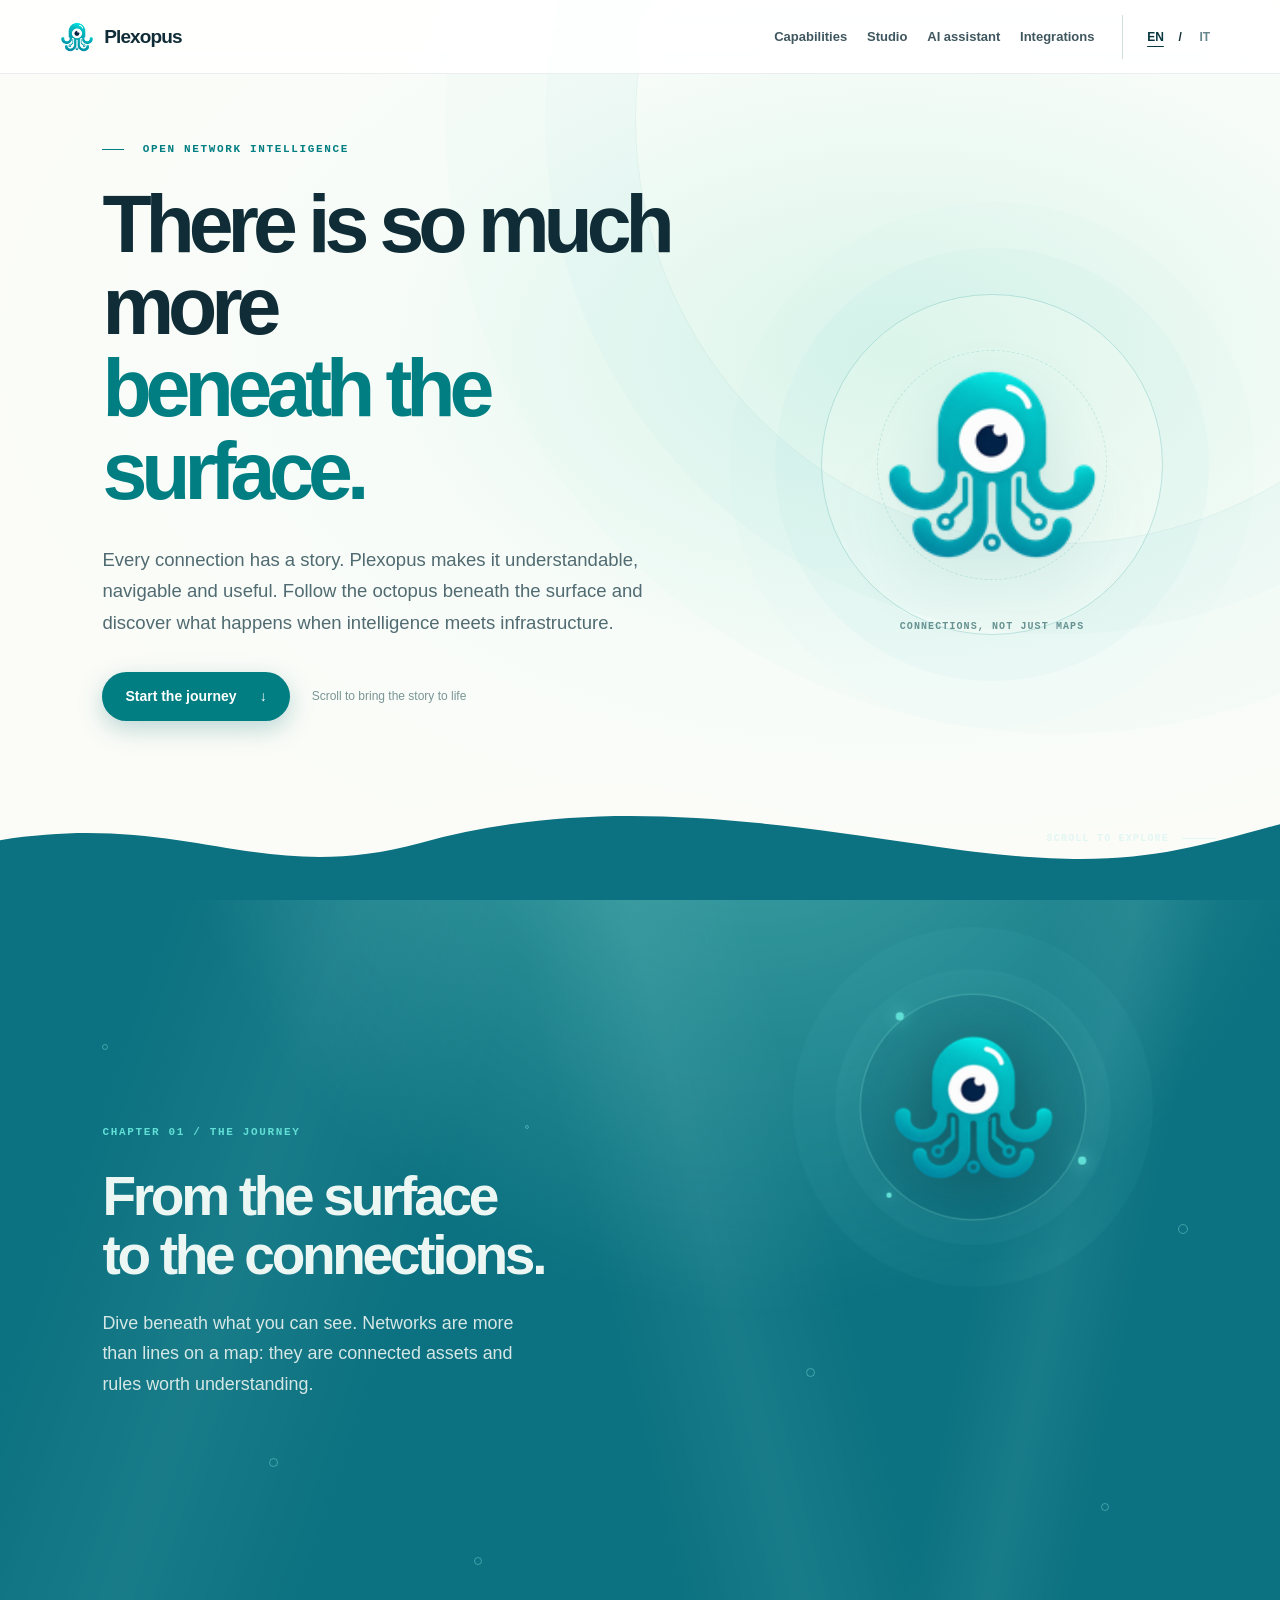
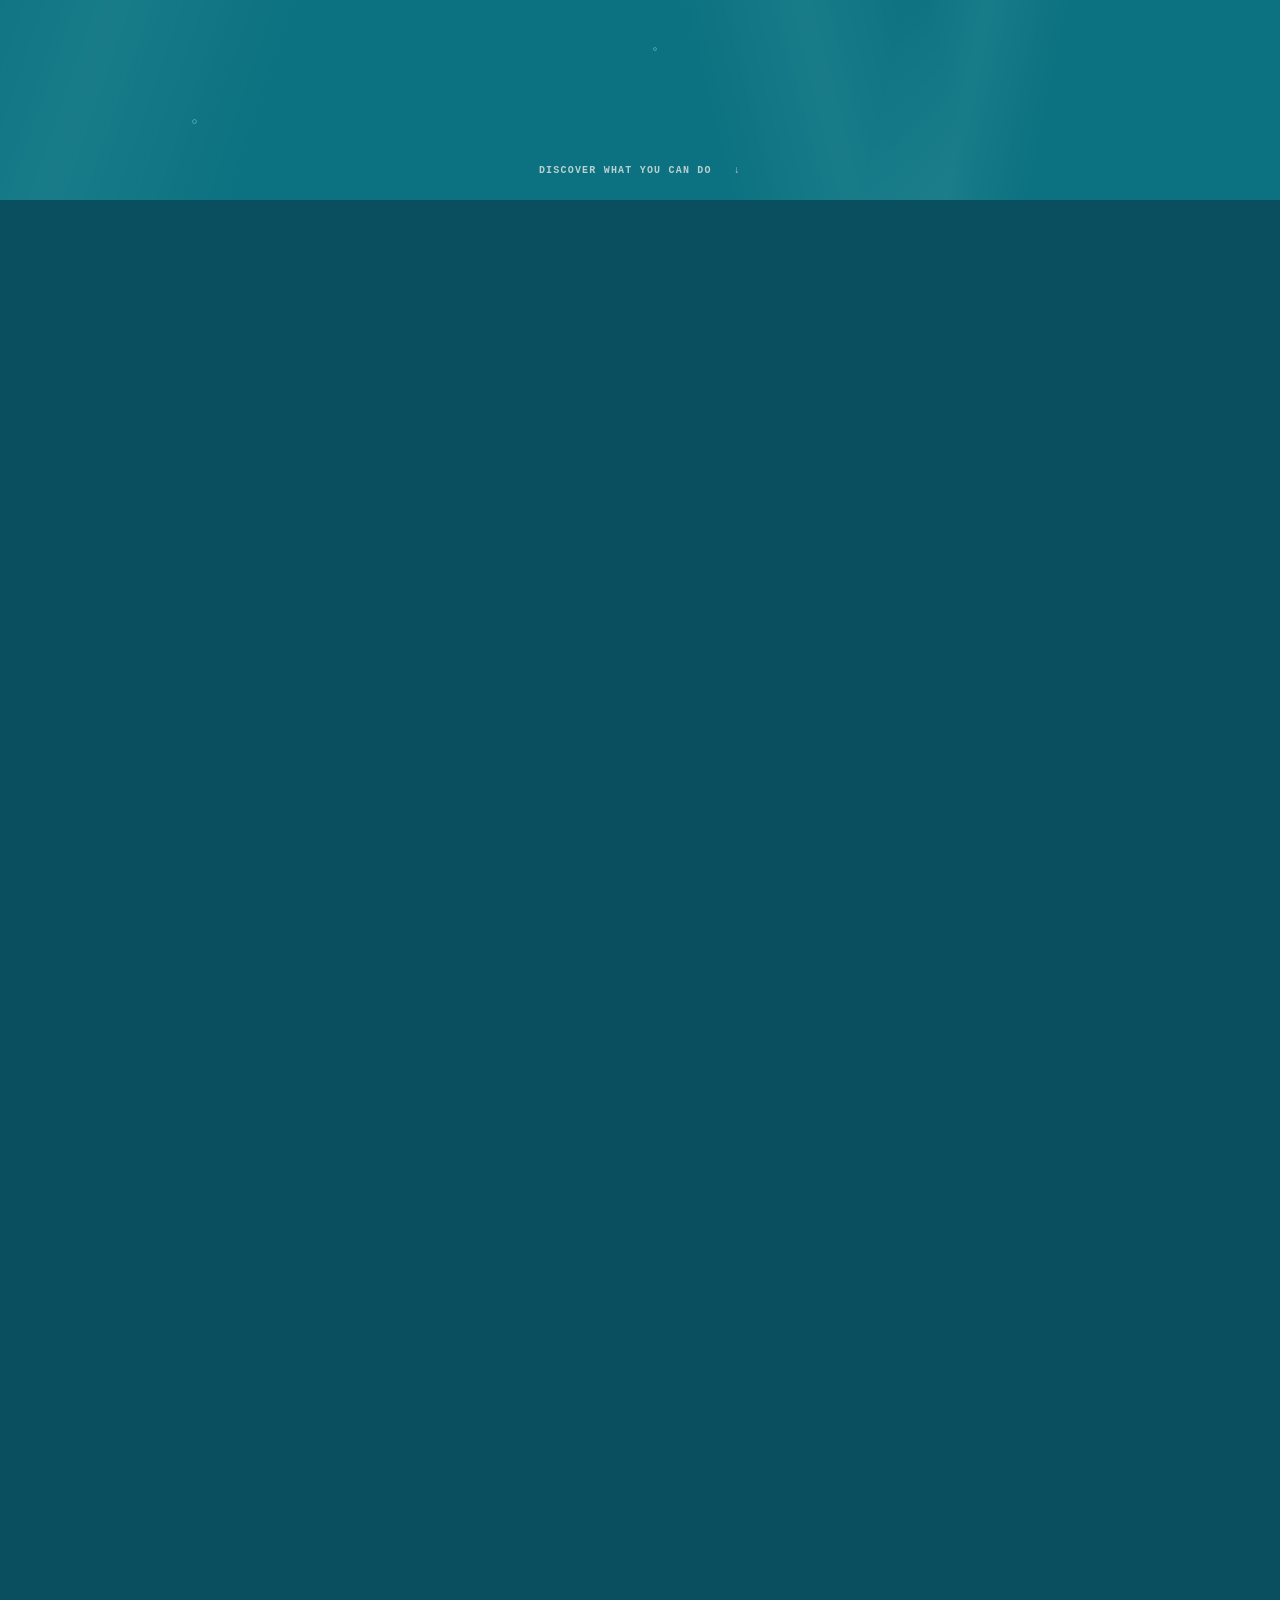
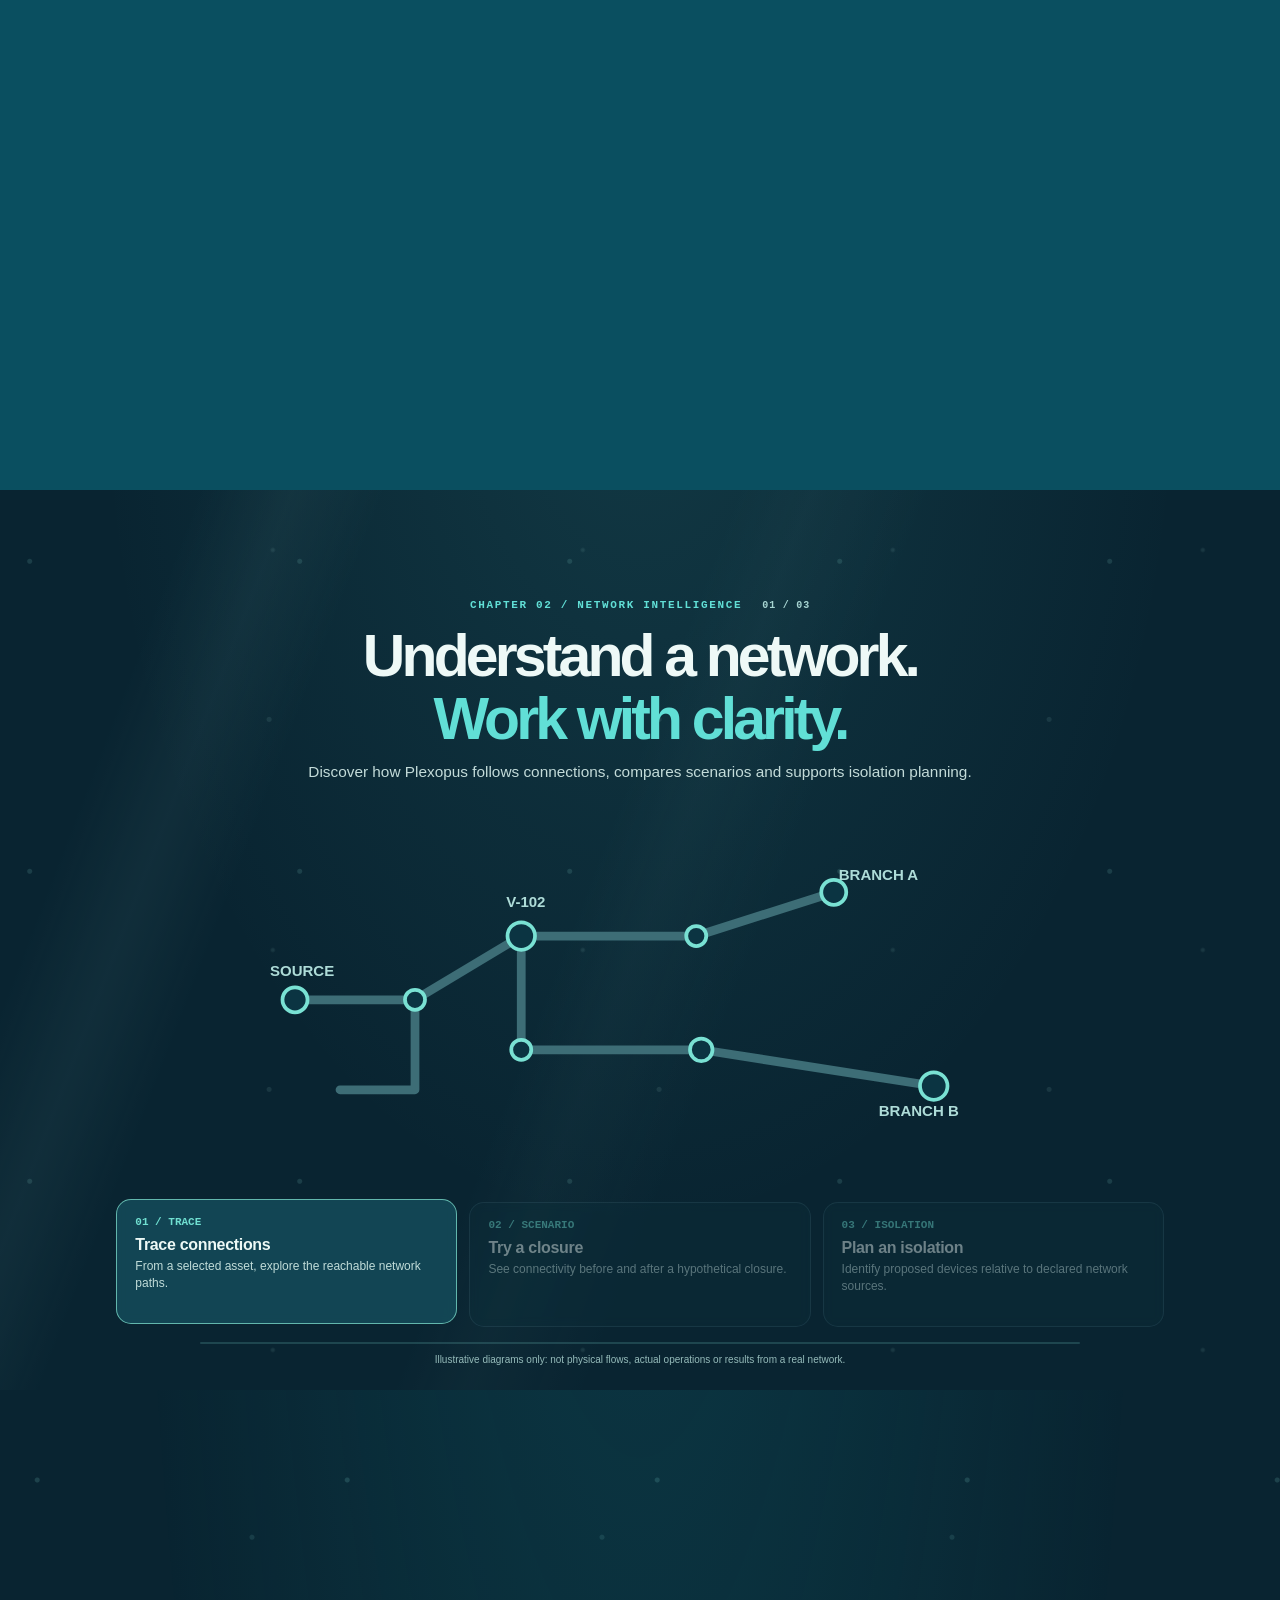
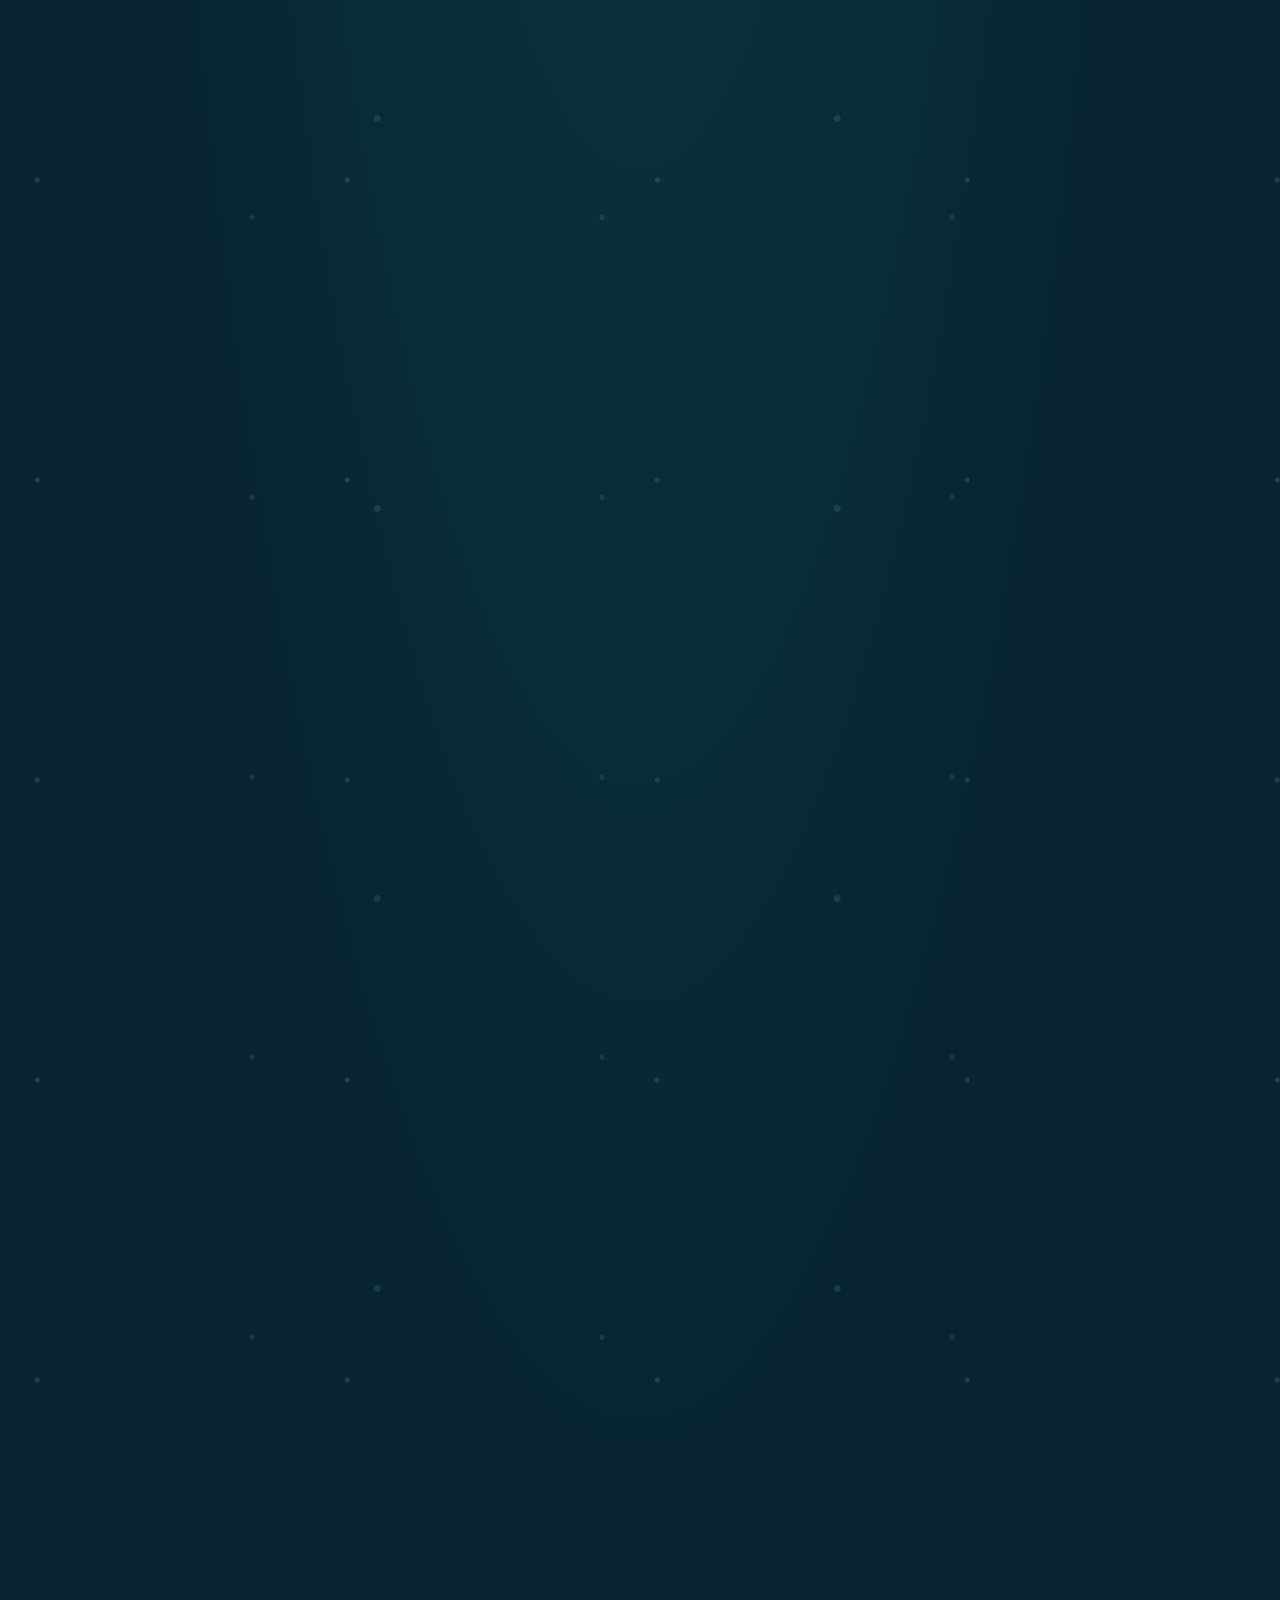
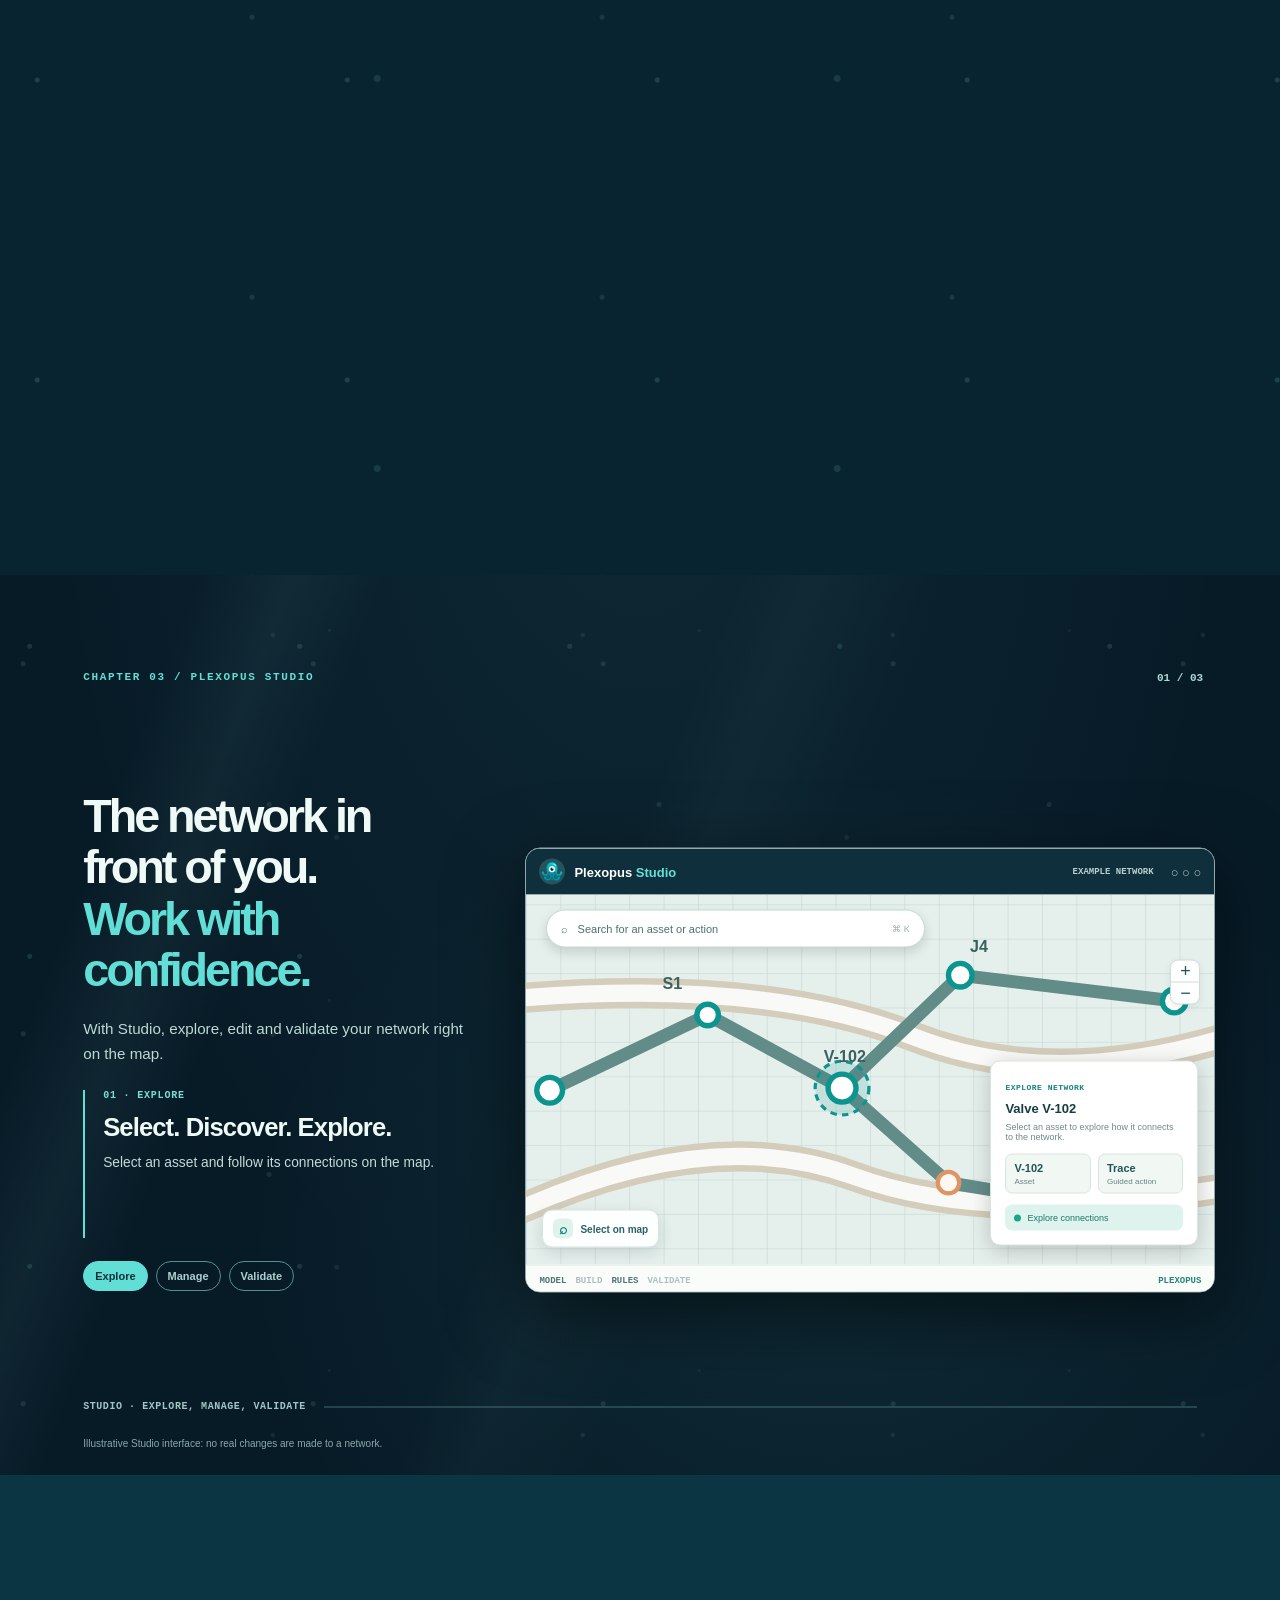
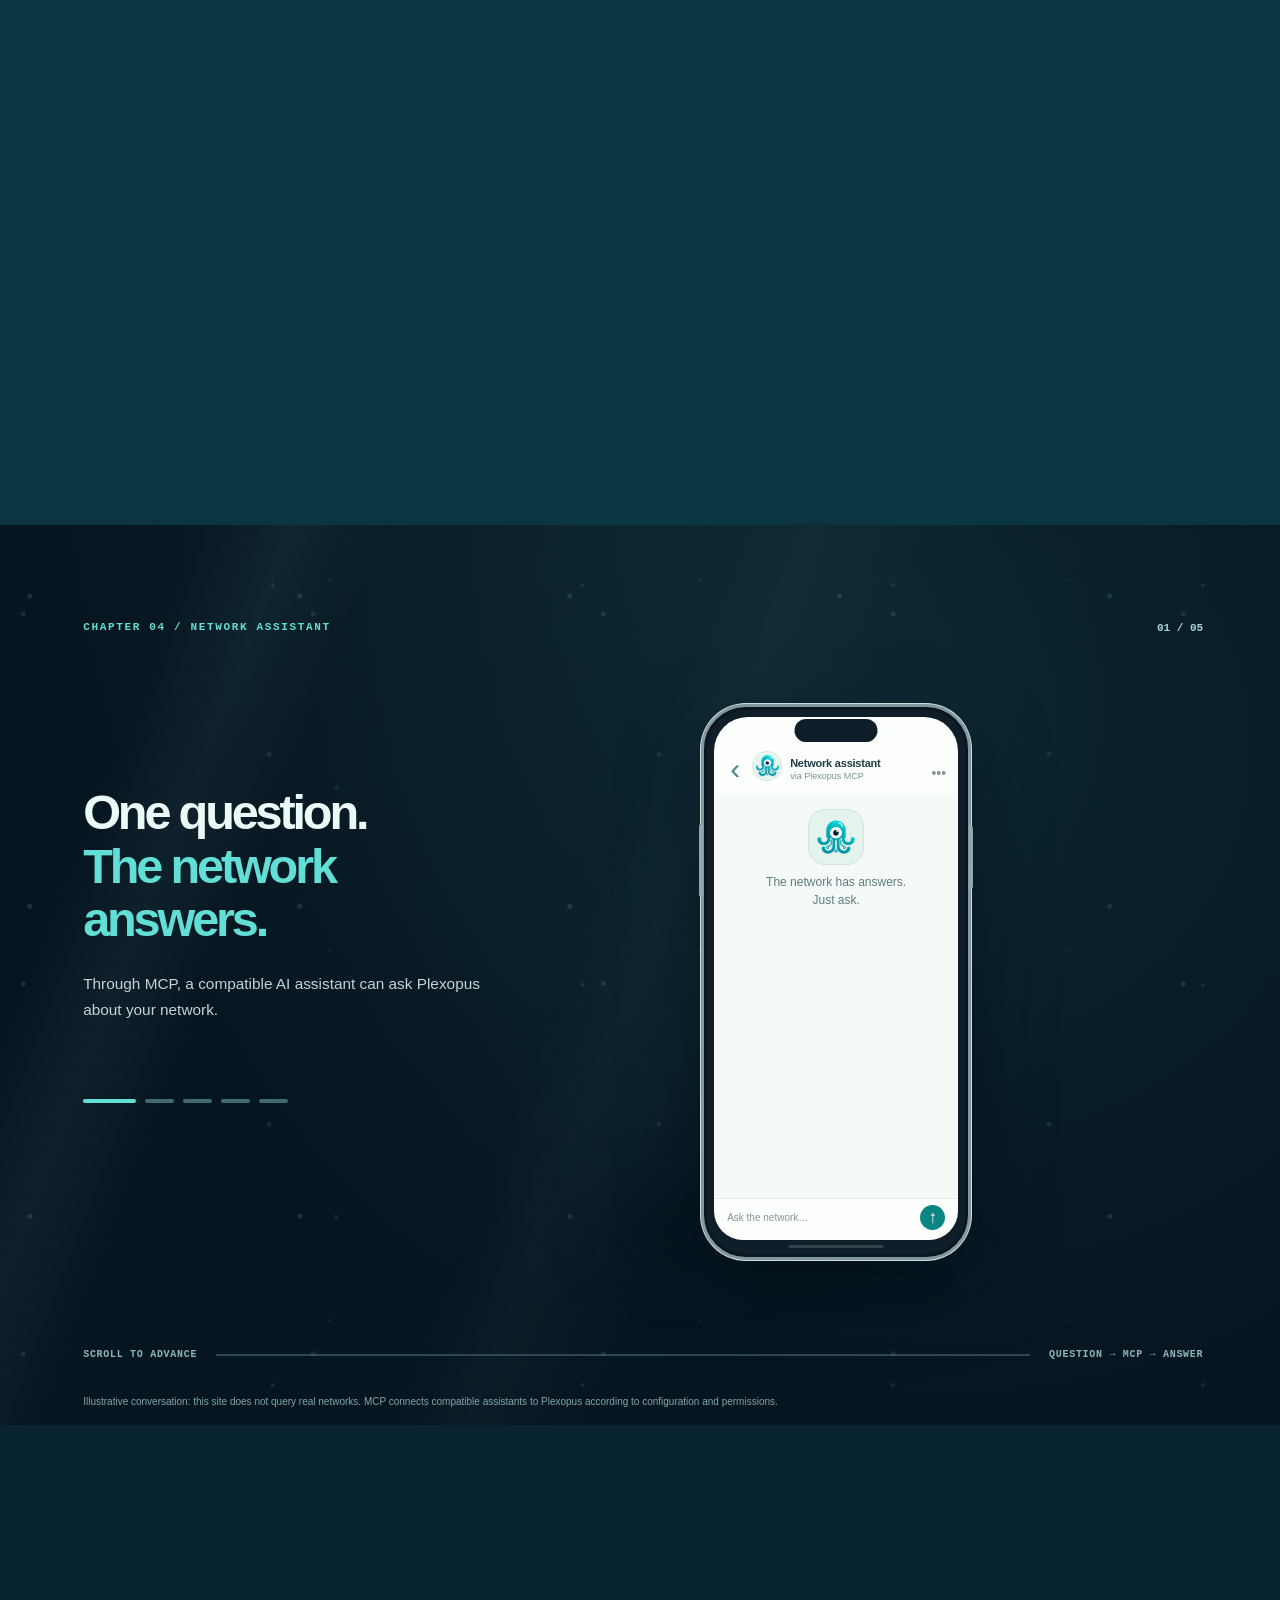
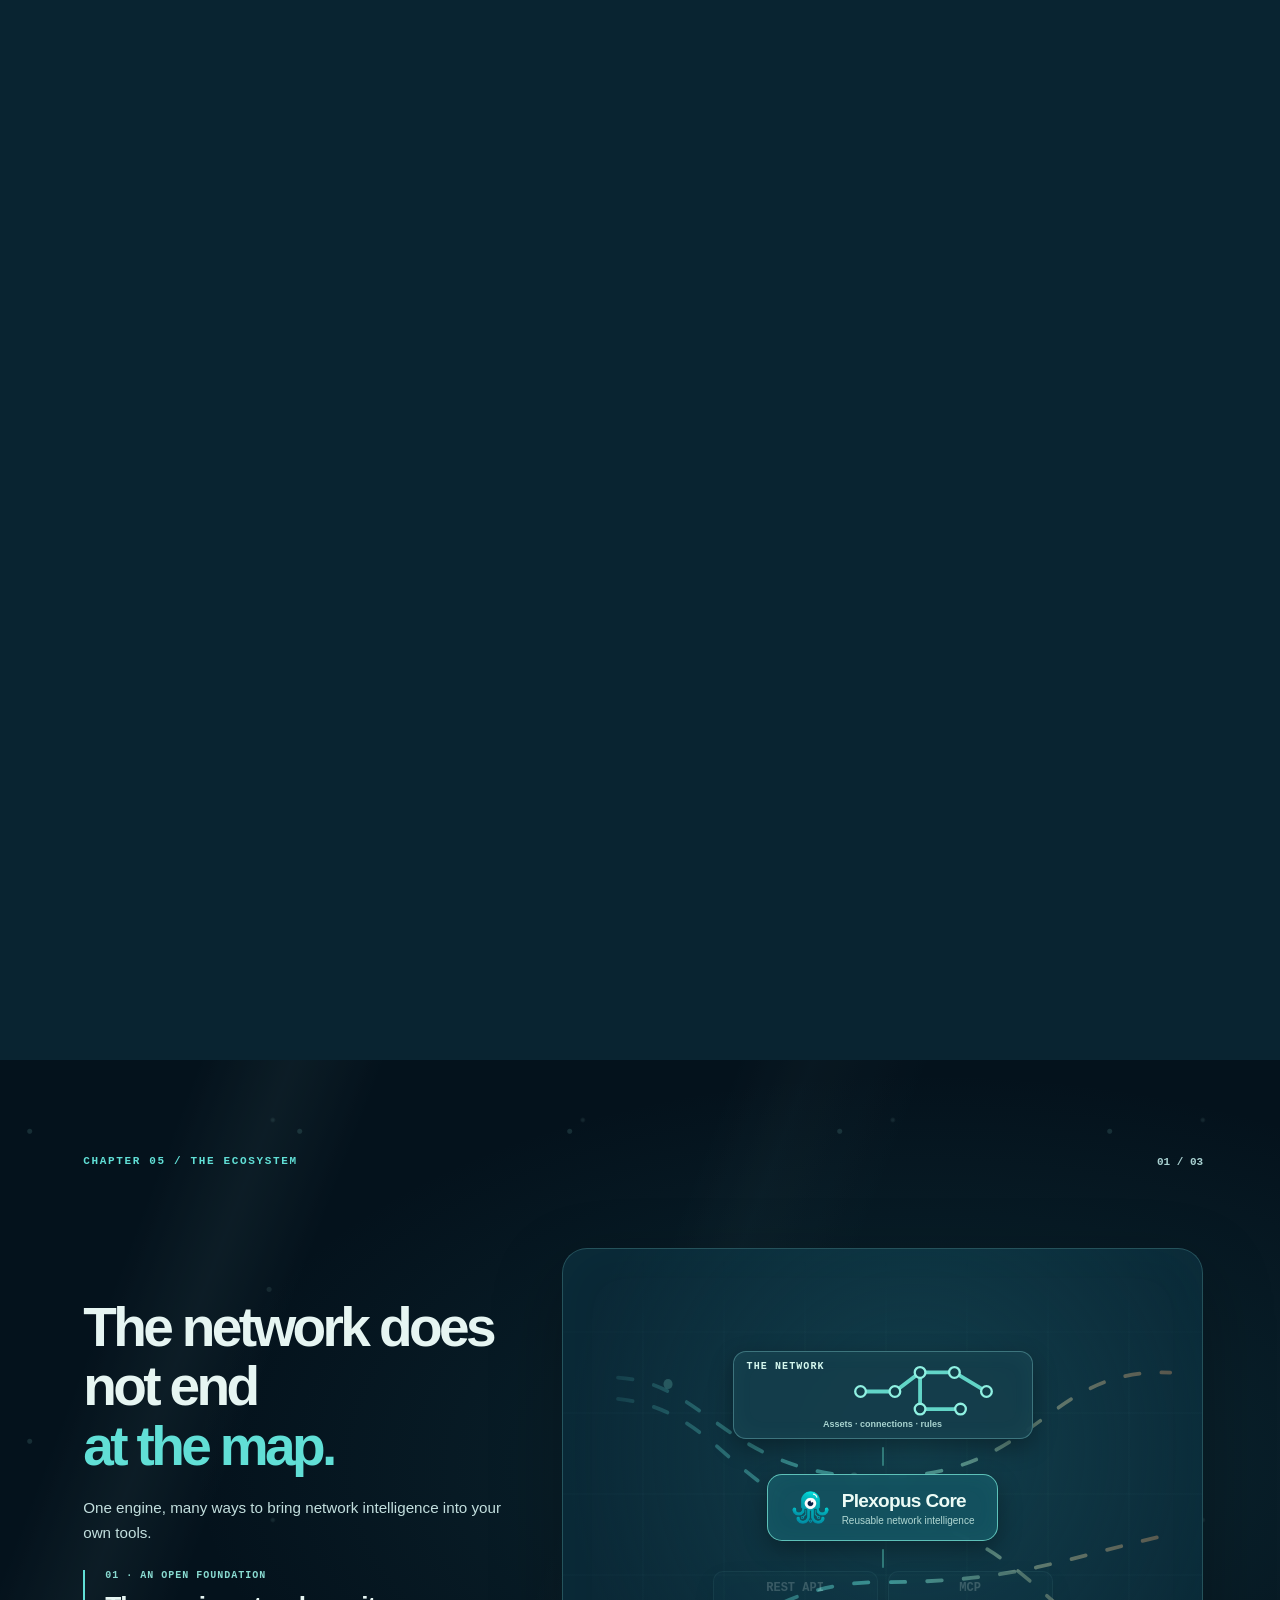
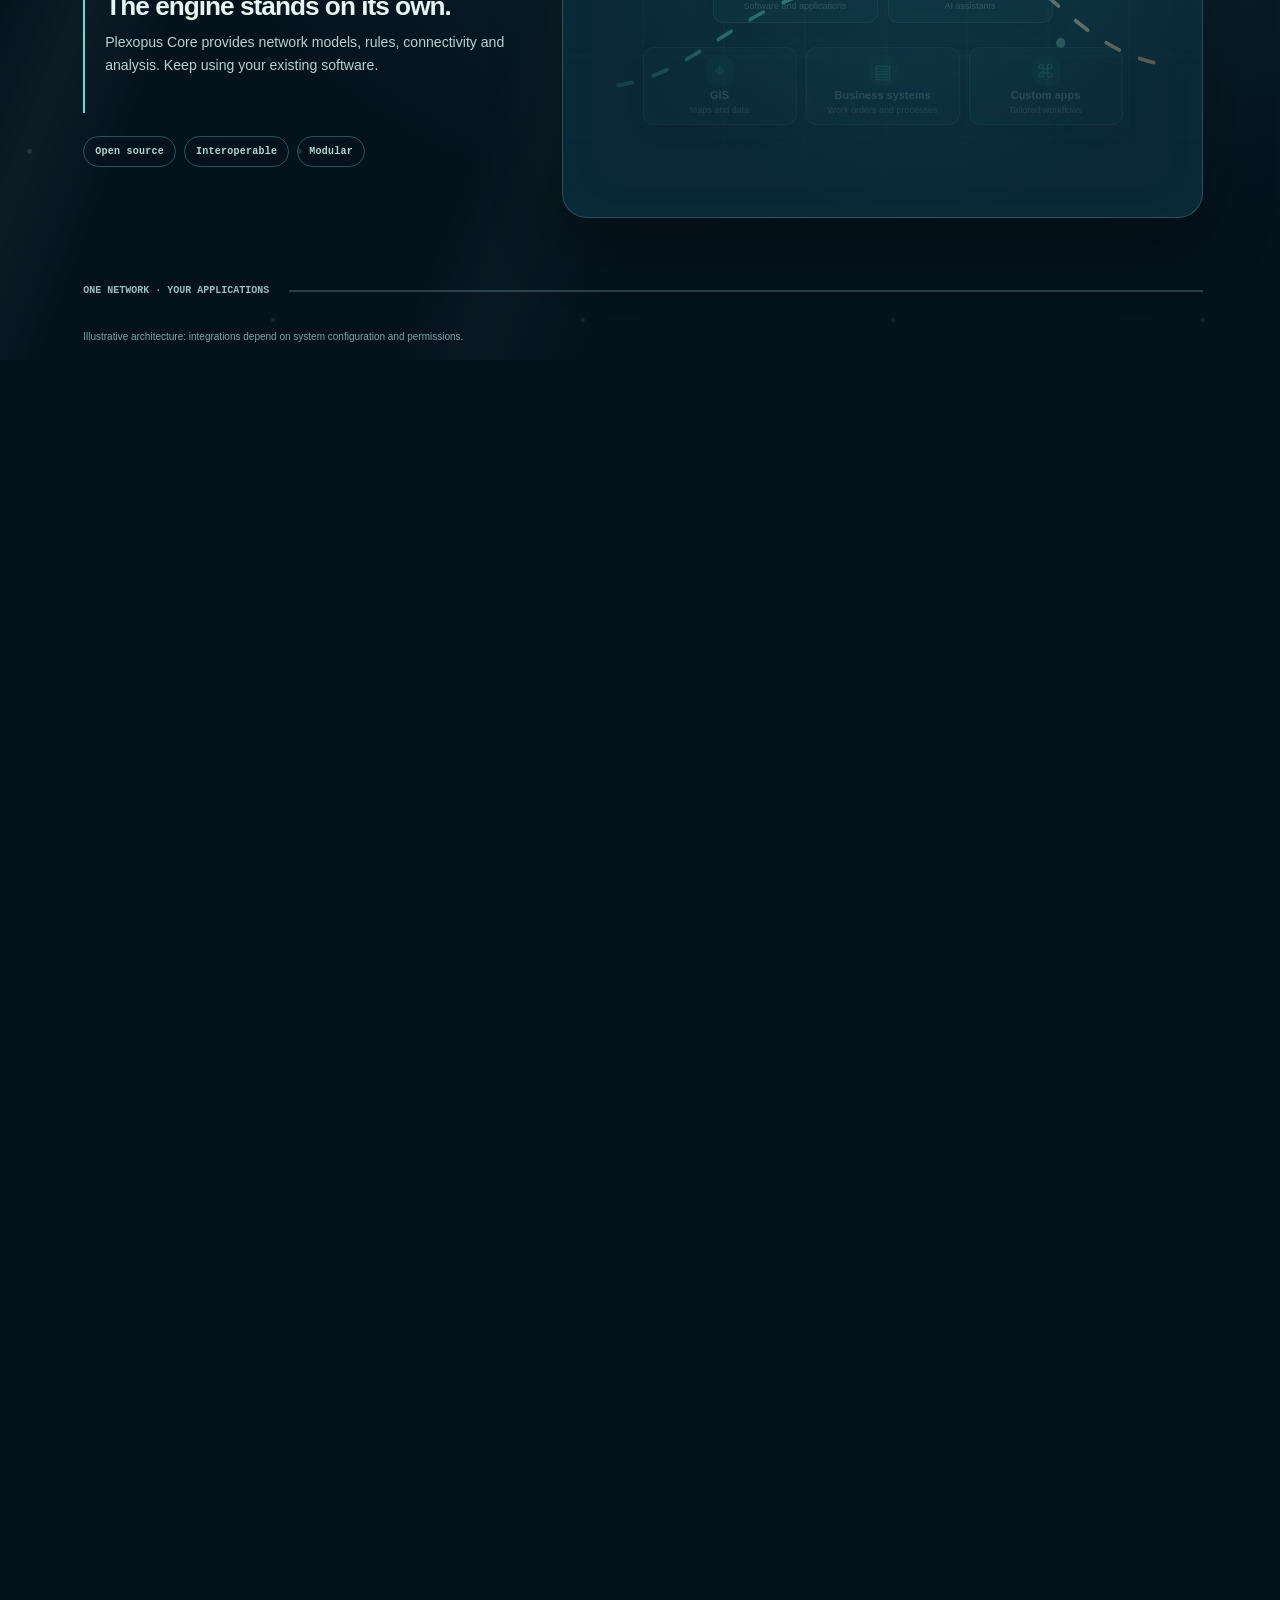
<file: index.html>
<!doctype html>
<html lang="en">
<head>
  <meta charset="utf-8">
  <meta name="viewport" content="width=device-width, initial-scale=1, viewport-fit=cover">
  <meta name="theme-color" content="#092431">
  <meta name="color-scheme" content="light">
  <meta name="description" content="Plexopus is the open-source network intelligence engine for connectivity, tracing, scenarios, isolation, Plexopus Studio and AI integrations through MCP.">
  <meta name="robots" content="index,follow">
  <title>Plexopus — Open network intelligence, beyond the map</title>
  <link rel="canonical" href="https://plexopus.org/">
  <link rel="alternate" hreflang="en" href="https://plexopus.org/">
  <link rel="alternate" hreflang="it" href="https://plexopus.org/it/">
  <link rel="alternate" hreflang="x-default" href="https://plexopus.org/">
  <meta property="og:type" content="website">
  <meta property="og:site_name" content="Plexopus">
  <meta property="og:title" content="Plexopus — Open network intelligence, beyond the map">
  <meta property="og:description" content="Connected networks, Plexopus Studio, AI assistants and open integrations: network intelligence beyond the map.">
  <meta property="og:url" content="https://plexopus.org/">
  <meta property="og:locale" content="en_GB">
  <link rel="icon" type="image/png" sizes="32x32" href="./assets/favicon-32x32.png">
  <link rel="apple-touch-icon" href="./assets/apple-touch-icon.png">
  <link rel="stylesheet" href="./assets/tokens.css">
  <link rel="stylesheet" href="./assets/story.css">
  <link rel="stylesheet" href="./assets/story-scenes.css">
  <link rel="stylesheet" href="./assets/story-mobile.css">
  <link rel="stylesheet" href="./assets/story-official.css">
  <script src="./assets/story.js" defer></script>
  <script src="./assets/story-official.js" defer></script>
</head>
<body>
  <a class="skip" href="#main">Skip to content</a>
  <header class="topbar">
    <a href="#top" class="brand" aria-label="Plexopus, back to top">
      <img src="./assets/plexopus-symbol-128.png" width="34" height="34" alt="">
      <span>Plexopus</span>
    </a>
    <nav class="topbar-nav" aria-label="Main sections">
      <a class="topbar-link" href="#capabilities-bridge">Capabilities</a>
      <a class="topbar-link" href="#studio-story">Studio</a>
      <a class="topbar-link" href="#conversation">AI assistant</a>
      <a class="topbar-link" href="#ecosystem">Integrations</a>
    </nav>
    <nav class="lang-switch" aria-label="Language">
      <a data-language-switch href="./" lang="en" hreflang="en" aria-current="page">EN</a>
      <span aria-hidden="true">/</span>
      <a data-language-switch href="./it/" lang="it" hreflang="it">IT</a>
    </nav>
    <details class="mobile-nav">
      <summary>Menu</summary>
      <nav aria-label="Mobile navigation">
        <a href="#capabilities-bridge">Capabilities</a>
        <a href="#studio-story">Studio</a>
        <a href="#conversation">AI assistant</a>
        <a href="#ecosystem">Integrations</a>
        <a href="#open-source">Open source</a>
      </nav>
    </details>
  </header>

  <main id="main">
    <section class="intro" id="top" aria-labelledby="intro-title">
      <div class="intro-glow" aria-hidden="true"></div>
      <div class="intro-content">
        <p class="overline"><span class="tiny-line"></span> OPEN NETWORK INTELLIGENCE</p>
        <h1 id="intro-title">There is so much more<br><em>beneath the surface.</em></h1>
        <p class="intro-lead">Every connection has a story. Plexopus makes it understandable, navigable and useful. Follow the octopus beneath the surface and discover what happens when intelligence meets infrastructure.</p>
        <div class="intro-actions">
          <a class="primary-action" href="#dive">Start the journey <span aria-hidden="true">↓</span></a>
          <span class="intro-hint">Scroll to bring the story to life</span>
        </div>
      </div>
      <div class="intro-symbol" aria-hidden="true">
        <div class="intro-ring ring-outside"></div>
        <div class="intro-ring ring-inside"></div>
        <img src="./assets/plexopus-symbol-128.png" width="220" height="220" alt="">
        <div class="intro-label">CONNECTIONS, NOT JUST MAPS</div>
      </div>
      <div class="sea-horizon" aria-hidden="true">
        <svg viewBox="0 0 1440 160" preserveAspectRatio="none"><path d="M0 59C160 10 290 100 455 62S710 23 880 65 1170 101 1440 46V160H0Z" fill="#fbfcf8"/><path d="M0 94C210 62 292 144 473 97S823 68 1039 99 1315 109 1440 77V160H0Z" fill="#0c7180"/></svg>
      </div>
      <a href="#dive" class="scroll-cue" aria-label="Scroll into the underwater world"><span>SCROLL TO EXPLORE</span><span class="scroll-line" aria-hidden="true"></span></a>
    </section>

        <section id="dive" class="scroll-track dive-track" aria-labelledby="dive-title">
      <div class="stage dive-stage" id="dive-stage" data-depth="0">
        <div class="sun-shimmer" aria-hidden="true"></div>
        <div class="light-beams" aria-hidden="true"><i></i><i></i><i></i></div>
        <div class="sea-particles" aria-hidden="true"><i></i><i></i><i></i><i></i><i></i><i></i><i></i><i></i><i></i><i></i></div>
        <div class="depth-indicator" aria-hidden="true"><div class="depth-track"><span id="depth-progress"></span></div></div>

        <div class="dive-copy">
          <p class="overline light">CHAPTER 01 / THE JOURNEY</p>
          <div class="dive-caption" data-dive-caption="0">
            <h2 id="dive-title">From the surface<br>to the connections.</h2>
            <p>Dive beneath what you can see. Networks are more than lines on a map: they are connected assets and rules worth understanding.</p>
          </div>
          <div class="dive-caption" data-dive-caption="1">
            <h2>Every asset<br>is connected.</h2>
            <p>A junction, a valve, a network segment. Plexopus follows connectivity in the modeled network and reveals the paths between assets.</p>
          </div>
          <div class="dive-caption" data-dive-caption="2">
            <h2>Beyond the map.<br>Inside the network.</h2>
            <p>Trace paths, compare scenarios and plan isolation with declared sources and constraints, without treating connectivity as a physical flow simulation.</p>
          </div>
        </div>

        <div class="octo-traveler" id="octo-traveler" aria-hidden="true">
          <div class="traveler-halo"></div>
          <img src="./assets/plexopus-symbol-128.png" width="180" height="180" alt="">
          <span class="traveler-signal signal-a"></span><span class="traveler-signal signal-b"></span><span class="traveler-signal signal-c"></span>
        </div>

        <div class="seabed-network" aria-hidden="true">
          <svg viewBox="0 0 1200 480" preserveAspectRatio="xMidYMax meet">
            <defs>
              <linearGradient id="sealine" x1="0" y1="0" x2="1" y2="0"><stop stop-color="#61dfd6"/><stop offset=".65" stop-color="#61dfd6"/><stop offset="1" stop-color="#ffb475"/></linearGradient>
              <filter id="node-glow"><feGaussianBlur stdDeviation="7"/></filter>
            </defs>
            <path class="seabed-backline" d="M50 390H270L430 264H660L814 187H1070M430 264L540 394H788L998 341M814 187V65H1030M270 390L158 278H35" fill="none" stroke="#557884" stroke-width="9" stroke-linecap="round" stroke-linejoin="round"/>
            <path class="seabed-highlight" d="M50 390H270L430 264H660L814 187H1070M430 264L540 394H788L998 341M814 187V65H1030" fill="none" stroke="url(#sealine)" stroke-width="7" stroke-linecap="round" stroke-linejoin="round" pathLength="1"/>
            <g fill="#0e3443" stroke="#7fe1d4" stroke-width="5"><circle cx="50" cy="390" r="15"/><circle cx="270" cy="390" r="12"/><circle cx="430" cy="264" r="15"/><circle cx="660" cy="264" r="12"/><circle cx="814" cy="187" r="18"/><circle cx="1070" cy="187" r="14"/><circle cx="540" cy="394" r="11"/><circle cx="788" cy="394" r="13"/><circle cx="998" cy="341" r="15"/><circle cx="1030" cy="65" r="14"/></g>
            <g fill="#c8eeeb" font-family="sans-serif" font-size="22" font-weight="600"><text x="19" y="346">SOURCE</text><text x="399" y="226">V-102</text><text x="853" y="140">JUNCTION</text><text x="981" y="305">NODE</text></g>
            <circle cx="430" cy="264" r="35" fill="#61dfd6" opacity=".18" filter="url(#node-glow)"/>
          </svg>
          <div class="seabed-floor"></div>
        </div>
        <div class="stage-bottom-hint" aria-hidden="true">DISCOVER WHAT YOU CAN DO <span>↓</span></div>
      </div>
    </section>

    <section class="bridge scroll-track" id="capabilities-bridge" aria-labelledby="bridge-title">
  <div class="stage bridge-stage" id="bridge-stage" data-bridge-index="0">
    <div class="ocean-continuity" aria-hidden="true"></div>
    <div class="bridge-inner">
      <div class="bridge-copy">
        <p class="overline light">CHAPTER 02 / NETWORK INTELLIGENCE <span class="bridge-counter" id="bridge-counter">01 / 03</span></p>
        <h2 id="bridge-title">Understand a network.<br><span>Work with clarity.</span></h2>
        <p>Discover how Plexopus follows connections, compares scenarios and supports isolation planning.</p>
      </div>
      <div class="bridge-flow" aria-hidden="true"><svg data-bridge-scene="0" viewBox="0 0 620 216" preserveAspectRatio="xMidYMid meet" aria-hidden="true">
 <path d="M34 115H130L215 64H355L465 29M215 64V155H359L545 184M130 115V187H70" class="cap-base"/>
 <path d="M34 115H130L215 64H355L465 29M215 64V155H359L545 184" class="cap-ink" pathLength="1"/>
 <g class="cap-nodes"><circle cx="34" cy="115" r="10"/><circle cx="130" cy="115" r="8"/><circle cx="215" cy="64" r="11"/><circle cx="355" cy="64" r="8"/><circle cx="465" cy="29" r="10"/><circle cx="215" cy="155" r="8"/><circle cx="359" cy="155" r="9"/><circle cx="545" cy="184" r="11"/></g>
 <g class="cap-labels"><text x="14" y="96">SOURCE</text><text x="203" y="41">V-102</text><text x="469" y="19">BRANCH A</text><text x="501" y="208">BRANCH B</text></g>
</svg>
<svg data-bridge-scene="1" class="cap-closure-diagram" viewBox="0 0 620 216" preserveAspectRatio="xMidYMid meet" aria-hidden="true">
  <text x="24" y="27" class="cap-heading">NETWORK SCENARIO</text>
  <text x="596" y="27" text-anchor="end" class="cap-phase cap-closure-label-before">ORIGINAL NETWORK</text>
  <text x="596" y="27" text-anchor="end" class="cap-phase cap-closure-label-after">HYPOTHETICAL CLOSURE</text>
  <!-- One persistent network; only its connectivity state changes with scroll. -->
  <path d="M36 105H141L250 105H365L468 64H572M365 105L468 165H572M141 105V173H74"
        class="cap-closure-backbone"/>
  <!-- Upstream and a separate branch remain reachable from the selected origin. -->
  <path d="M36 105H141L250 105M141 105V173H74" class="cap-closure-reached"/>
  <!-- The same branches change from reachable to disconnected AFTER the valve closes. -->
  <path d="M250 105H365L468 64H572M365 105L468 165H572" class="cap-closure-before"/>
  <path d="M250 105H365L468 64H572M365 105L468 165H572" class="cap-closure-after"/>
  <g class="cap-closure-nodes">
    <circle cx="36" cy="105" r="10"/><circle cx="141" cy="105" r="8"/>
    <circle cx="365" cy="105" r="9"/><circle cx="468" cy="64" r="8"/>
    <circle cx="572" cy="64" r="11"/><circle cx="468" cy="165" r="8"/>
    <circle cx="572" cy="165" r="11"/><circle cx="74" cy="173" r="8"/>
  </g>
  <g class="cap-closure-valve">
    <circle cx="250" cy="105" r="17" class="cap-closure-valve-ring"/>
    <path d="M244 99L256 111M256 99L244 111" class="cap-closure-valve-cross"/>
    <circle cx="250" cy="105" r="28" class="cap-closure-valve-glow"/>
  </g>
  <g class="cap-labels">
    <text x="16" y="82">SOURCE</text>
    <text x="233" y="67">V-102</text>
    <text x="526" y="47">BRANCH A</text>
    <text x="529" y="192">BRANCH B</text>
  </g>
  <g class="cap-closure-explanation cap-closure-legend-before">
    <rect x="21" y="184" width="205" height="27" rx="13" class="cap-legend-bg"/>
    <circle cx="37" cy="197" r="5" fill="#61dfd6"/>
    <text x="51" y="202" class="cap-legend-text">All paths reachable</text>
  </g>
  <g class="cap-closure-explanation cap-closure-legend-after">
    <rect x="21" y="184" width="235" height="27" rx="13" class="cap-legend-bg"/>
    <circle cx="37" cy="197" r="5" fill="#61dfd6"/>
    <text x="51" y="202" class="cap-legend-text">Reachable</text>
    <circle cx="139" cy="197" r="5" fill="#ffb475"/>
    <text x="153" y="202" class="cap-legend-text">Not reachable</text>
  </g>
</svg>
<svg data-bridge-scene="2" viewBox="0 0 620 216" preserveAspectRatio="xMidYMid meet" aria-hidden="true">
 <text x="24" y="26" class="cap-heading">DECLARED SOURCES</text>
 <path d="M45 73H210L337 116H555M45 179H210L337 116" class="cap-base"/>
 <path d="M45 73H210M45 179H210" class="cap-ink" pathLength="1"/>
 <path d="M210 73L337 116H555M210 179L337 116" class="cap-unreached"/>
 <g class="cap-nodes"><circle cx="45" cy="73" r="12"/><circle cx="45" cy="179" r="12"/></g>
 <circle cx="210" cy="73" r="16" class="cap-barrier"/><circle cx="210" cy="179" r="16" class="cap-barrier"/>
 <path d="m202 65 16 16m0-16-16 16m0 90 16 16m0-16-16 16" class="cap-cross"/>
 <rect x="524" y="102" width="56" height="28" rx="6" class="cap-target"/>
 <g class="cap-labels"><text x="18" y="54">S1</text><text x="18" y="205">S2</text><text x="194" y="48">V-12</text><text x="194" y="159">V-16</text><text x="527" y="95">TARGET</text></g>
 <text x="533" y="120" class="cap-target-label">P-17</text>
</svg>
</div>
      <div class="bridge-values" aria-label="Plexopus network engine capabilities">
        <article class="bridge-value is-active" data-bridge-step="0"><b>01 / TRACE</b><h3>Trace connections</h3><p>From a selected asset, explore the reachable network paths.</p></article>
        <article class="bridge-value" data-bridge-step="1"><b>02 / SCENARIO</b><h3>Try a closure</h3><p>See connectivity before and after a hypothetical closure.</p></article>
        <article class="bridge-value" data-bridge-step="2"><b>03 / ISOLATION</b><h3>Plan an isolation</h3><p>Identify proposed devices relative to declared network sources.</p></article>
      </div>
      <div class="bridge-bottom">
        <div class="bridge-progress" aria-hidden="true"><span id="bridge-progress-fill"></span></div>
        <p class="bridge-footnote">Illustrative diagrams only: not physical flows, actual operations or results from a real network.</p>
      </div>
    </div>
  </div>
</section>


        <section id="studio-story" class="scroll-track studio-track" aria-labelledby="studio-title">
      <div class="stage studio-stage" id="studio-stage" data-studio-mode="explore"><div class="ocean-continuity" aria-hidden="true"></div>
        <div class="studio-atmosphere" aria-hidden="true"></div>
        <div class="studio-story-top"><p class="overline light">CHAPTER 03 / PLEXOPUS STUDIO</p><span class="studio-story-counter" id="studio-story-counter">01 / 03</span></div>
        <div class="studio-story-copy">
          <h2 id="studio-title">The network in front of you.<br><em>Work with confidence.</em></h2>
          <p class="studio-story-lead">With Studio, explore, edit and validate your network right on the map.</p>
          <div class="studio-step-copy" aria-live="polite">
            <p class="studio-step-label" id="studio-step-label">01 · EXPLORE</p>
            <h3 id="studio-step-heading">Select. Discover. Explore.</h3>
            <p id="studio-step-description">Select an asset and follow its connections on the map.</p>
          </div>
          <div class="studio-step-markers" aria-label="Demonstration steps"><span class="is-active">Explore</span><span>Manage</span><span>Validate</span></div>
        </div>
        <div class="studio-theatre">
          <div class="studio" id="story-studio" role="img" aria-label="Illustration of Plexopus Studio: network map, search and editing tools">
            <div class="studio-bar"><div class="studio-symbol"><img src="./assets/plexopus-symbol-128.png" width="24" height="24" alt=""></div><strong>Plexopus <span>Studio</span></strong><span class="studio-network-name">EXAMPLE NETWORK</span><span class="studio-controls">○ ○ ○</span></div>
            <div class="studio-search">⌕ &nbsp; Search for an asset or action <span>⌘ K</span></div>
            <div class="studio-map">
              <svg viewBox="0 0 640 390" preserveAspectRatio="xMidYMid slice">
                <defs><pattern id="studio-map-grid" width="32" height="32" patternUnits="userSpaceOnUse"><path d="M32 0H0V32" stroke="#c3d5d2" stroke-width="1" fill="none"/></pattern></defs>
                <rect width="640" height="390" fill="#e5efeb"/><rect width="640" height="390" fill="url(#studio-map-grid)"/>
                <path d="M-15 120Q220 100 360 155T685 145M-15 320Q170 235 305 285T685 290" fill="none" stroke="#d5cdbb" stroke-width="28"/>
                <path d="M-15 120Q220 100 360 155T685 145M-15 320Q170 235 305 285T685 290" fill="none" stroke="#f9faf7" stroke-width="16"/>
                <path d="M22 205L169 135L294 203L404 98L603 122M294 203L393 291L574 321" fill="none" stroke="#628c88" stroke-width="12" stroke-linecap="round"/>
                <path class="studio-network-trace" d="M22 205L169 135L294 203L404 98L603 122" fill="none" stroke="#0c948f" stroke-width="9" stroke-linecap="round" pathLength="1"/>
                <path class="studio-draft-connection" d="M169 135L404 98" fill="none" stroke="#E9A268" stroke-width="7" stroke-linecap="round" pathLength="1"/>
                <g class="studio-explore-focus" aria-hidden="true">
                  <circle cx="294" cy="203" r="25" fill="#0b8585" fill-opacity=".15" stroke="#0c948f" stroke-width="3" stroke-dasharray="6 5"/>
                  <circle cx="294" cy="203" r="8" fill="#0c948f"/>
                </g>
                <g class="studio-build-picks" aria-hidden="true">
                  <circle cx="169" cy="135" r="22" fill="#fcf0df" fill-opacity=".7" stroke="#dc8d45" stroke-width="4"/>
                  <circle cx="404" cy="98" r="22" fill="#fcf0df" fill-opacity=".7" stroke="#dc8d45" stroke-width="4"/>
                  <g font-family="sans-serif" font-size="17" font-weight="700" fill="#9b581f" text-anchor="middle">
                    <text x="169" y="141">1</text><text x="404" y="104">2</text>
                  </g>
                </g>
                <text class="studio-build-link-label" x="275" y="85" text-anchor="middle">S1 → J4</text>
                <g class="studio-validation-focus" aria-hidden="true">
                  <circle cx="393" cy="291" r="28" fill="#f4bd84" fill-opacity=".2" stroke="#c97e40" stroke-width="4"/>
                  <circle cx="393" cy="291" r="13" fill="#f4bd84"/>
                  <path d="M393 282V293M393 299V301" stroke="#713e1d" stroke-width="4" stroke-linecap="round"/>
                </g>
                <path class="studio-network-disconnected" d="M294 203L393 291L574 321" fill="none" stroke="#de9464" stroke-width="8" stroke-dasharray="12 10" stroke-linecap="round"/>
                <g fill="#fff" stroke="#0c948f" stroke-width="5"><circle cx="22" cy="205" r="12"/><circle cx="169" cy="135" r="10"/><circle cx="294" cy="203" r="13"/><circle cx="404" cy="98" r="11"/><circle cx="603" cy="122" r="11"/></g>
                <g fill="#fff8f1" stroke="#de9464" stroke-width="4"><circle cx="393" cy="291" r="10"/><circle cx="574" cy="321" r="12"/></g>
                <g font-family="sans-serif" font-weight="700" font-size="15" fill="#38615f"><text x="127" y="111">S1</text><text x="277" y="179">V-102</text><text x="413" y="76">J4</text></g>
              </svg>
              <div class="studio-overlay">
                <span class="overlay-kicker" id="studio-overlay-kicker">EXPLORE THE NETWORK</span>
                <strong id="studio-overlay-title">Valve V-102</strong>
                <p id="studio-overlay-description">Select an asset to explore how it connects to the network.</p>
                <div class="studio-overlay-facts" id="studio-overlay-facts" aria-hidden="true">
                  <span class="studio-fact"><b id="studio-fact-a">V-102</b><small id="studio-fact-a-label">Asset</small></span>
                  <span class="studio-fact"><b id="studio-fact-b">Trace</b><small id="studio-fact-b-label">Guided action</small></span>
                </div>
                <div class="overlay-status"><span class="status-dot"></span><span id="studio-overlay-state">Explore connections</span></div>
              </div>
              <div class="studio-map-mode" aria-hidden="true"><span class="studio-map-mode-icon" id="studio-map-mode-icon">⌕</span><span id="studio-map-mode-text">Select on map</span></div>
              <div class="studio-zoom">+<span>−</span></div>
            </div>
            <div class="studio-footer">MODEL <span>BUILD</span> RULES <span>VALIDATE</span><b>PLEXOPUS</b></div>
          </div>
        </div>
        <div class="studio-story-footer">
          <span>STUDIO · EXPLORE, MANAGE, VALIDATE</span>
          <div class="studio-story-progress" aria-hidden="true"><span id="studio-progress-fill"></span></div>
        </div>
        <p class="studio-story-disclaimer">Illustrative Studio interface: no real changes are made to a network.</p>
      </div>
    </section>

    
    <section id="conversation" class="scroll-track conversation-track" aria-labelledby="conversation-title">
      <div class="stage conversation-stage" id="conversation-stage" data-moment="0"><div class="ocean-continuity" aria-hidden="true"></div>
        <div class="conversation-aura" aria-hidden="true"></div>
        <div class="conversation-topline"><p class="overline light">CHAPTER 04 / NETWORK ASSISTANT</p><span class="moment-counter" id="moment-counter">01 / 05</span></div>
        <div class="conversation-copy">
          <h2 id="conversation-title">One question.<br><em>The network answers.</em></h2>
          <p id="moment-description">Through MCP, your compatible AI assistant can ask Plexopus network questions without opening a technical interface.</p>
          <div class="moment-dots" aria-label="Story sequence" role="group"><span class="active"></span><span></span><span></span><span></span><span></span></div>
        </div>

        <div class="device-theatre" aria-label="Illustrative AI assistant connected to Plexopus">
          <div class="phone-shadow" aria-hidden="true"></div>
          <div class="phone" id="story-phone" aria-hidden="true">
            <div class="phone-frame">
              <div class="phone-notch"></div>
              <div class="phone-toolbar"><span class="phone-back">‹</span><div class="assistant-avatar"><img src="./assets/plexopus-symbol-128.png" alt="" width="25" height="25"></div><span><strong>Network assistant</strong><small>via Plexopus MCP</small></span><span class="more-dots">•••</span></div>
              <div class="phone-chat">
                <div class="phone-welcome"><span class="phone-glyph"><img src="./assets/plexopus-symbol-128.png" alt="" width="40" height="40"></span><span>The network has answers.<br>Just ask.</span></div>
                <div class="phone-question" id="phone-question"><span id="typed-question"></span><span class="typing-caret"></span></div>
                <div class="phone-tool"><span class="tool-led"></span><span>plexopus.trace_scenario</span><span class="tool-status">authorized</span></div>
                <div class="phone-result">
                  <div class="result-pill"><span></span> SCENARIO ANALYSIS</div>
                  <p>Comparison complete.</p>
                  <svg class="phone-mini-network" viewBox="0 0 240 110" role="img" aria-label="Illustrative comparison of reachable and unreachable network paths">
                    <path d="M18 64H79L133 29H215M79 64L139 87H215" stroke="#1d6c77" stroke-width="8" stroke-linecap="round" stroke-linejoin="round" fill="none"/>
                    <path d="M18 64H79L133 29H215" stroke="#12b8a7" stroke-width="5" stroke-linecap="round" stroke-linejoin="round" fill="none"/>
                    <path d="M79 64L139 87H215" stroke="#ed9b61" stroke-width="5" stroke-dasharray="7 7" stroke-linecap="round" stroke-linejoin="round" fill="none"/>
                    <g fill="white" stroke="#1d9d95" stroke-width="3"><circle cx="18" cy="64" r="8"/><circle cx="79" cy="64" r="9"/><circle cx="215" cy="29" r="8"/></g><circle cx="215" cy="87" r="8" fill="#fff2e6" stroke="#ed9b61" stroke-width="3"/>
                  </svg>
                  <p class="result-small"><span class="result-dot"></span> Reachable <span class="result-dot amber"></span> No longer reachable</p>
                  <span class="result-footnote">Illustration only · no real data</span>
                </div>
              </div>
              <div class="phone-input"><span>Ask the network…</span><span class="send-icon">↑</span></div>
              <div class="home-indicator"></div>
            </div>
          </div>



        </div>

        <div class="progress-footer"><span>SCROLL TO ADVANCE</span><div class="scene-timeline" aria-hidden="true"><span id="scene-timeline-fill"></span></div><span>QUESTION → MCP → ANSWER</span></div>
        <p class="concept-disclaimer">Illustrative conversation: this site does not query real networks. MCP connects compatible assistants to Plexopus according to configuration and permissions.</p>
      </div>
    </section>

    
        <section id="ecosystem" class="scroll-track ecosystem-track" aria-labelledby="ecosystem-title">
      <div class="stage ecosystem-stage" id="ecosystem-stage" data-ecosystem-step="0">
        <div class="ocean-continuity" aria-hidden="true"></div>
        <div class="ecosystem-atmosphere" aria-hidden="true"></div>
        <div class="ecosystem-topline">
          <p class="overline light">CHAPTER 05 / THE ECOSYSTEM</p>
          <span id="ecosystem-counter">01 / 03</span>
        </div>
        <div class="ecosystem-content">
          <div class="ecosystem-copy">
            <h2 id="ecosystem-title">The network does not end<br><em>at the map.</em></h2>
            <p class="ecosystem-lead">One engine, many ways to bring network intelligence into your own tools.</p>
            <div class="ecosystem-story" aria-live="polite">
              <p class="ecosystem-step-label" id="ecosystem-step-label">01 · AN OPEN FOUNDATION</p>
              <h3 id="ecosystem-step-title">The engine stands on its own.</h3>
              <p id="ecosystem-step-text">Plexopus Core provides network models, rules, connectivity and analysis. You do not need to replace your existing software to use it.</p>
            </div>
            <div class="ecosystem-tags"><span>Open source</span><span>Interoperable</span><span>Modular</span></div>
          </div>
          <div class="ecosystem-visual" role="img" aria-label="Illustration of network data flowing through Plexopus Core, REST and MCP to GIS and non-GIS applications">
            <div class="ecosystem-stream" aria-hidden="true">
              <svg viewBox="0 0 560 450" preserveAspectRatio="none">
                <defs>
                  <linearGradient id="eco-current"><stop stop-color="#61dfd6" stop-opacity=".12"/><stop offset=".5" stop-color="#61dfd6" stop-opacity=".94"/><stop offset="1" stop-color="#ffb475" stop-opacity=".45"/></linearGradient>
                </defs>
                <path class="eco-current-line eco-line-a" d="M32 102C125 96 137 181 277 181S422 93 532 98" fill="none"/>
                <path class="eco-current-line eco-line-b" d="M32 118C146 119 145 214 276 214S431 319 532 330" fill="none"/>
                <path class="eco-current-line eco-line-c" d="M32 347C124 344 159 264 277 264S427 248 532 226" fill="none"/>
                <g class="eco-current-particles" fill="#8af3df"><circle cx="92" cy="107" r="4"/><circle cx="255" cy="181" r="4"/><circle cx="436" cy="312" r="4"/></g>
              </svg>
            </div>
            <div class="ecosystem-stack">
              <div class="eco-source">
                <span class="eco-source-label">THE NETWORK</span>
                <svg viewBox="0 0 200 76" aria-hidden="true">
                  <path d="M13 40H58L91 15H136L178 40M91 15V63H144" stroke="#62d5c7" stroke-width="5" stroke-linecap="round" fill="none"/>
                  <g fill="#123d49" stroke="#90f1e2" stroke-width="3"><circle cx="13" cy="40" r="7"/><circle cx="58" cy="40" r="7"/><circle cx="91" cy="15" r="7"/><circle cx="136" cy="15" r="7"/><circle cx="178" cy="40" r="7"/><circle cx="91" cy="63" r="7"/><circle cx="144" cy="63" r="7"/></g>
                </svg>
                <small>Assets · connections · rules</small>
              </div>
              <div class="eco-flow-line" aria-hidden="true"><span></span></div>
              <div class="eco-core">
                <img src="./assets/plexopus-symbol-128.png" width="44" height="44" alt="">
                <div><strong>Plexopus Core</strong><small>Reusable network intelligence</small></div>
              </div>
              <div class="eco-flow-line second" aria-hidden="true"><span></span></div>
              <div class="eco-services">
                <div class="eco-service"><strong>REST API</strong><small>Software and applications</small></div>
                <div class="eco-service"><strong>MCP</strong><small>AI assistants</small></div>
              </div>
              <div class="eco-destinations">
                <div class="eco-destination"><span class="eco-dest-icon">⌖</span><strong>GIS</strong><small>Maps and data</small></div>
                <div class="eco-destination"><span class="eco-dest-icon">▤</span><strong>Business systems</strong><small>Work orders and processes</small></div>
                <div class="eco-destination"><span class="eco-dest-icon">⌘</span><strong>Custom apps</strong><small>Tailored workflows</small></div>
              </div>
            </div>
          </div>
        </div>
        <div class="ecosystem-bottom">
          <span>ONE NETWORK · YOUR APPLICATIONS</span>
          <div class="ecosystem-progress" aria-hidden="true"><span id="ecosystem-progress-fill"></span></div>
        </div>
        <p class="ecosystem-note">Illustrative architecture: integrations depend on system configuration and permissions.</p>
      </div>
    </section>

    <section class="closing" id="next" aria-labelledby="closing-title"><div class="ocean-continuity" aria-hidden="true"></div>
      <div class="closing-glow" aria-hidden="true"></div>
      <div class="closing-emblem"><img src="./assets/plexopus-symbol-128.png" width="96" height="96" alt=""></div>
      <p class="overline light">ONE ENGINE. MANY WAYS TO USE IT.</p>
      <h2 id="closing-title">Beyond the map.<br><em>Every connection matters.</em></h2>
      <p>One open-source engine, two complementary experiences: Plexopus Studio to explore and manage networks, and MCP to ask network questions through AI assistants. They can also be connected when needed.</p>
      <div class="closing-links"><a href="#studio-story" class="primary-action">Explore Plexopus Studio <span aria-hidden="true">↑</span></a><a href="#top" class="secondary-action">Revisit the journey ↑</a></div>
      <div class="open-source-note" id="open-source">
        <p><strong>Open source, interoperable, independent.</strong> Plexopus is designed to work with existing digital systems, including non-GIS applications.</p>
        <a href="https://www.mozilla.org/en-US/MPL/2.0/" target="_blank" rel="noopener noreferrer">Mozilla Public License 2.0 <span aria-hidden="true">↗</span></a>
      </div>
      <div class="closing-footnote">Plexopus · Open network intelligence · MPL 2.0</div>
    </section>
  </main>
  <footer class="site-footer">
    <span>© Plexopus 2026</span>
    <nav aria-label="Footer links">
      <a href="#capabilities-bridge">Capabilities</a>
      <a href="#open-source">Open source</a>
      <a href="https://www.mozilla.org/en-US/MPL/2.0/" target="_blank" rel="noopener noreferrer">MPL-2.0 license</a>
      <a href="./it/" lang="it" hreflang="it">Italiano</a>
    </nav>
  </footer>
</body>
</html>
</file>
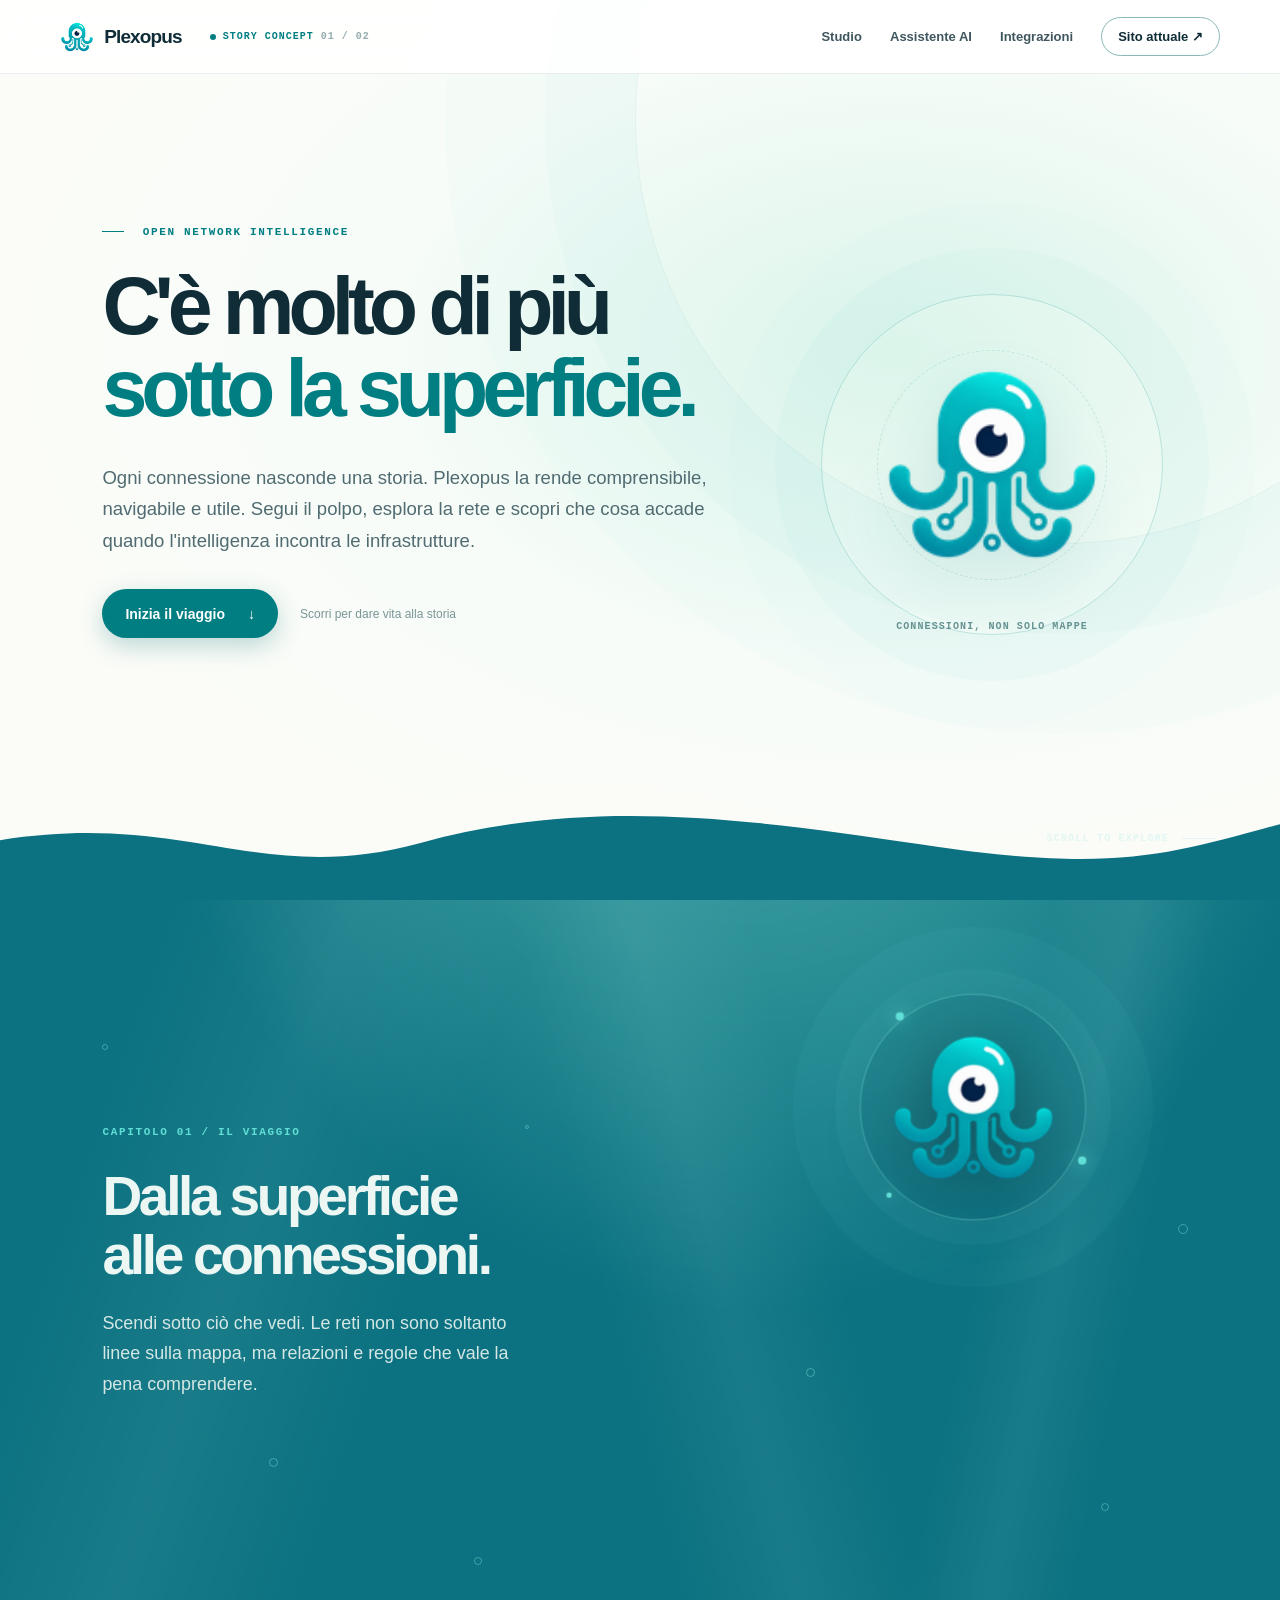
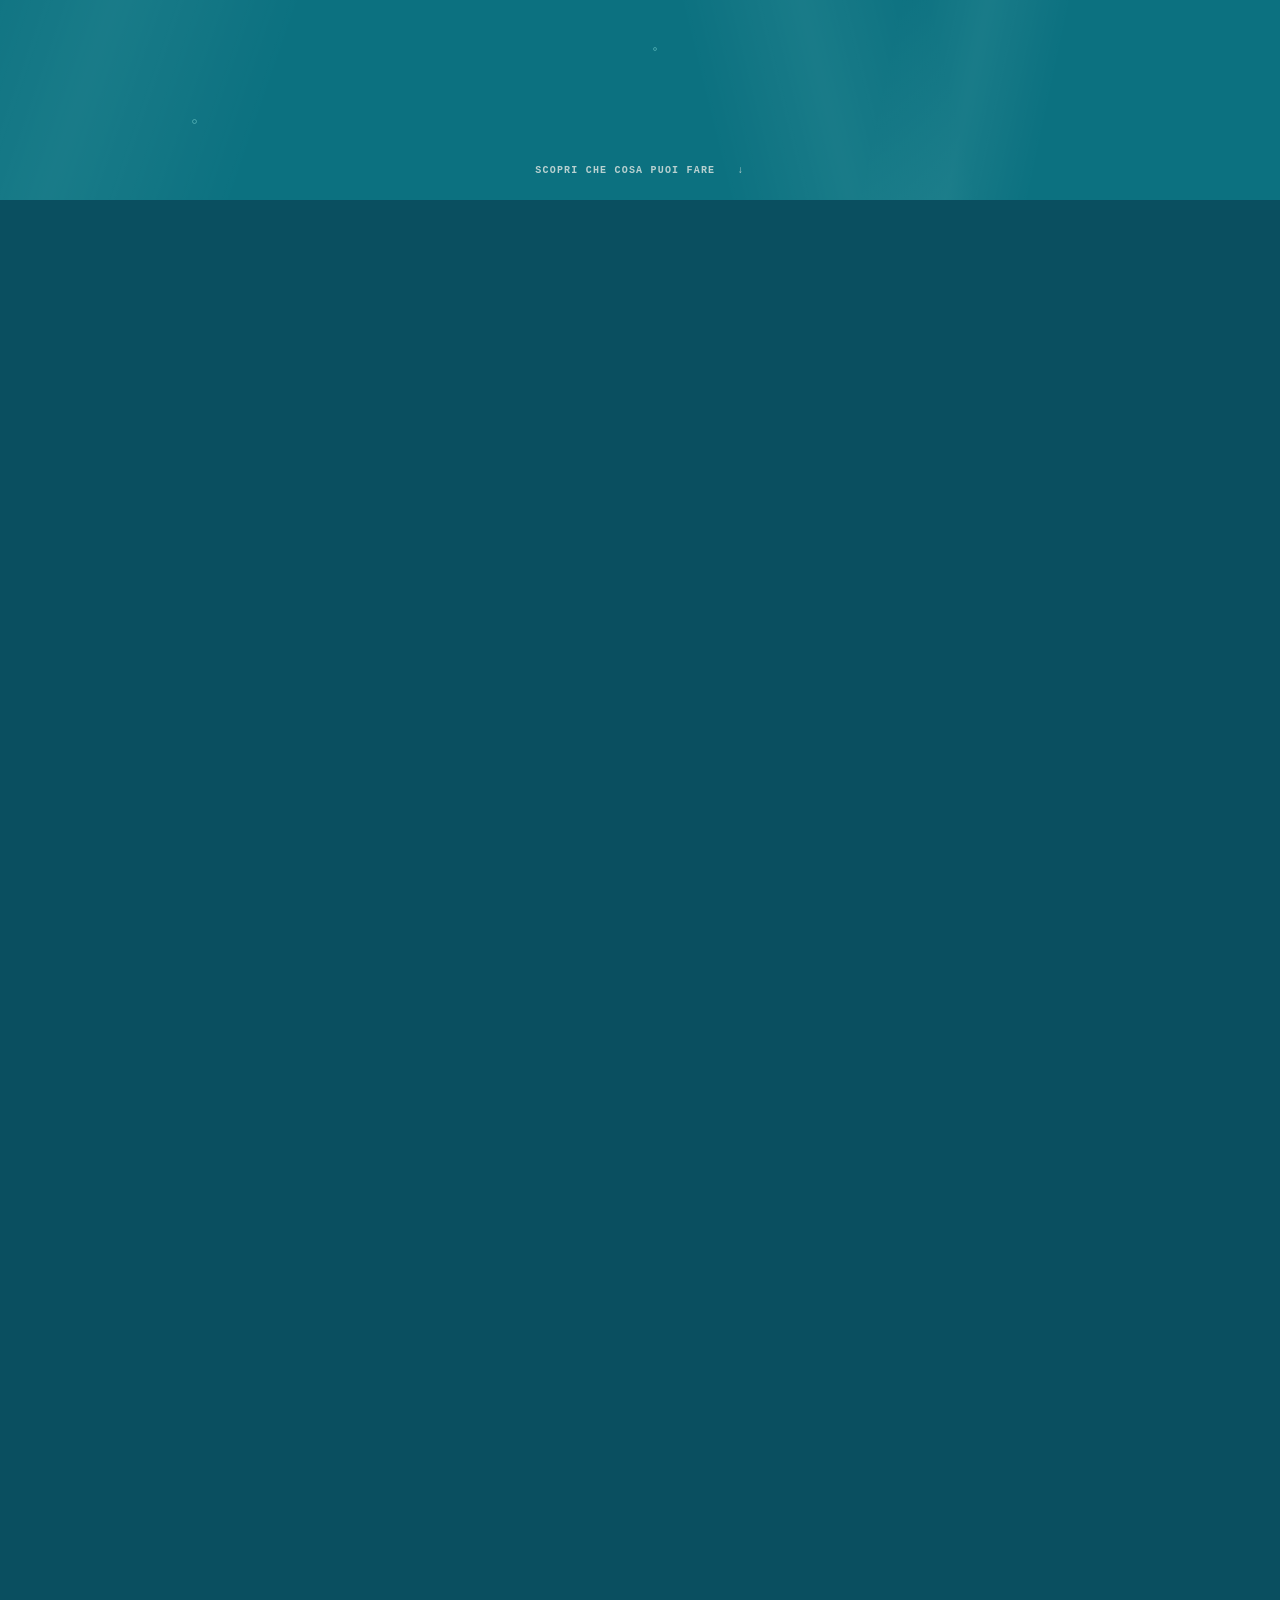
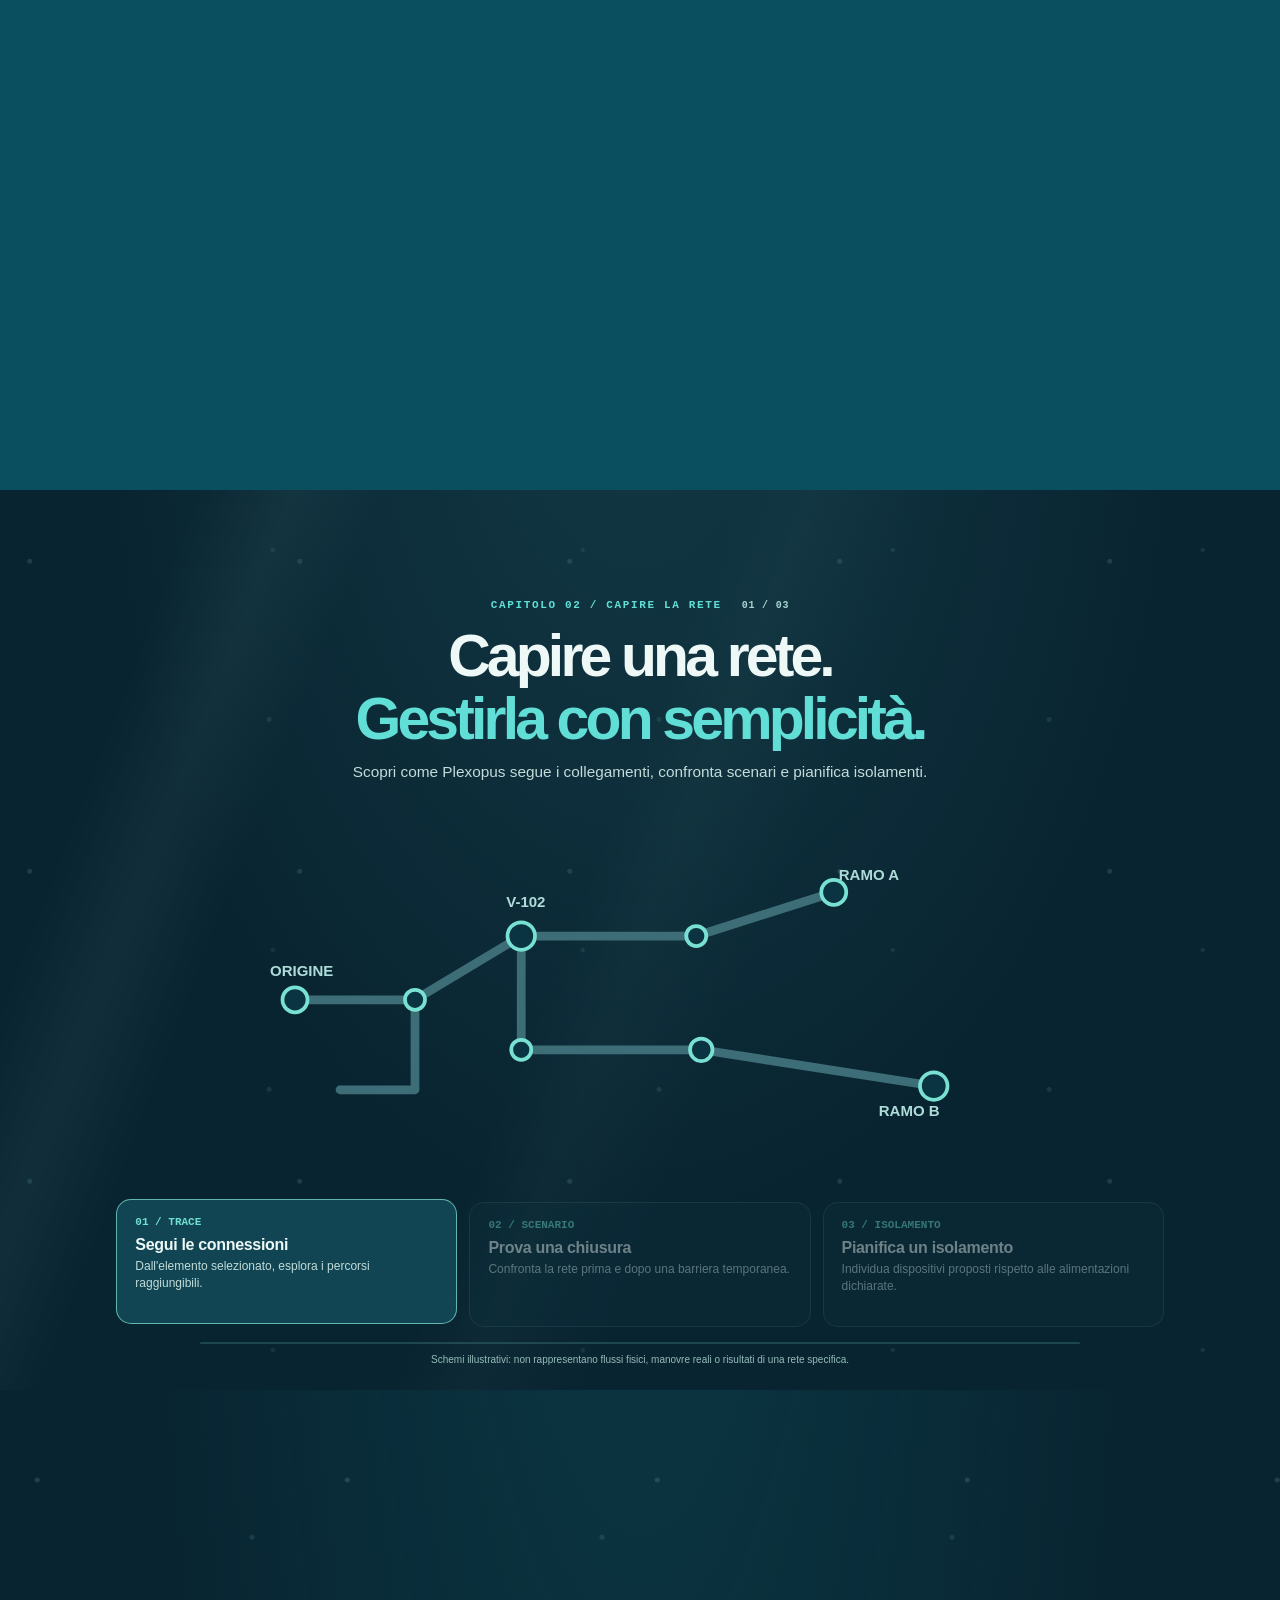
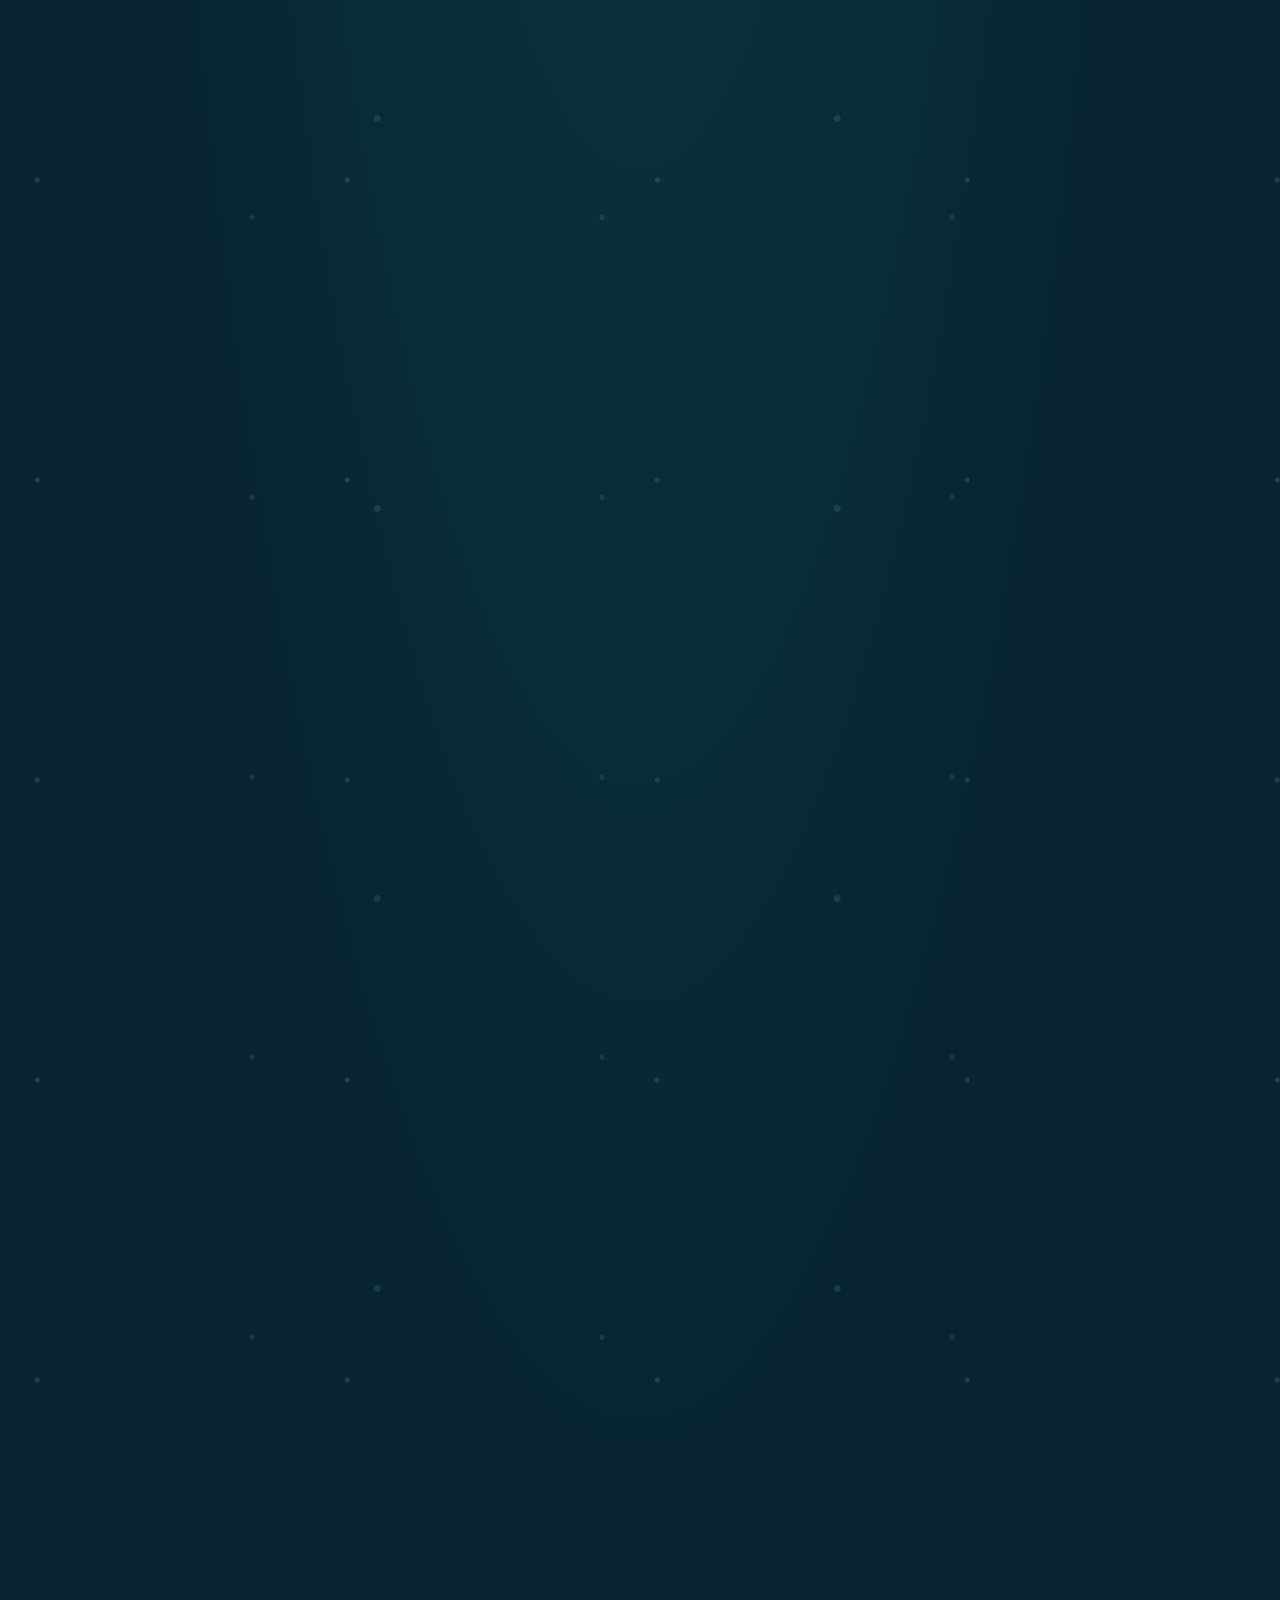
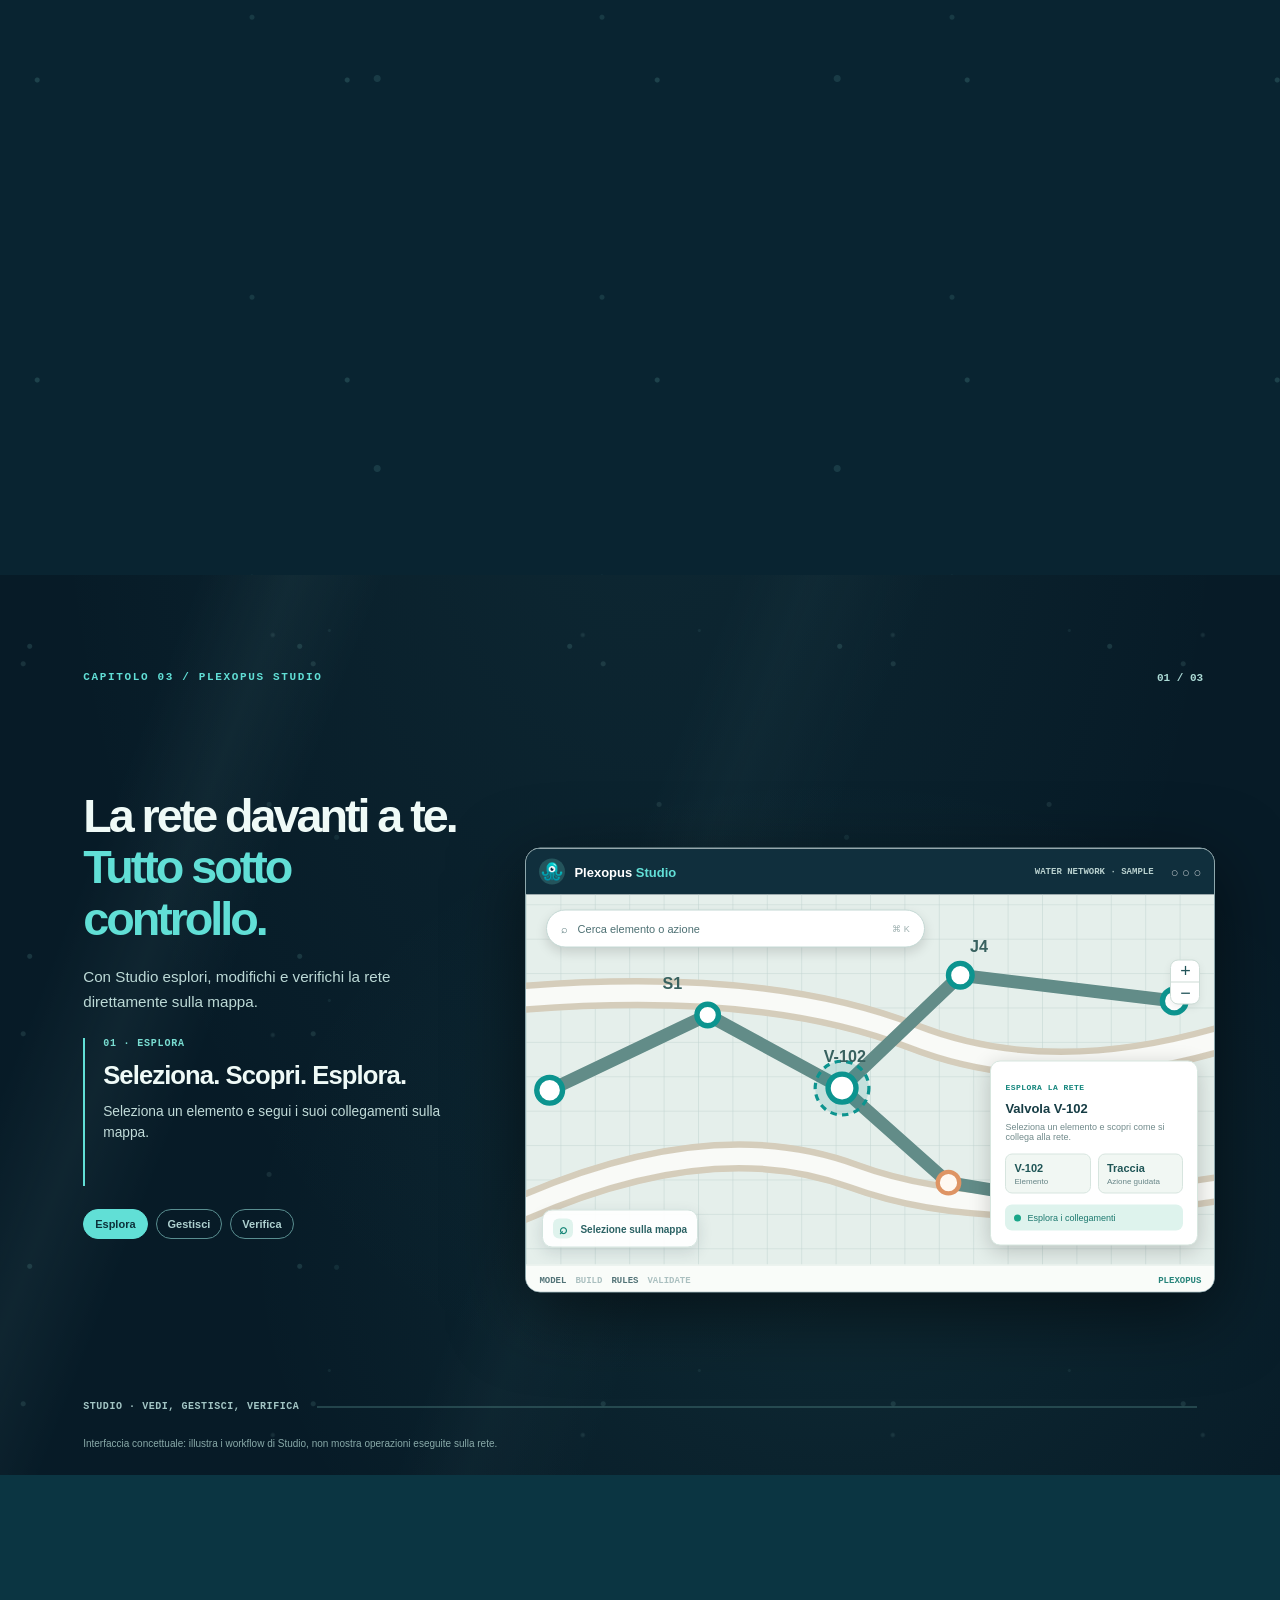
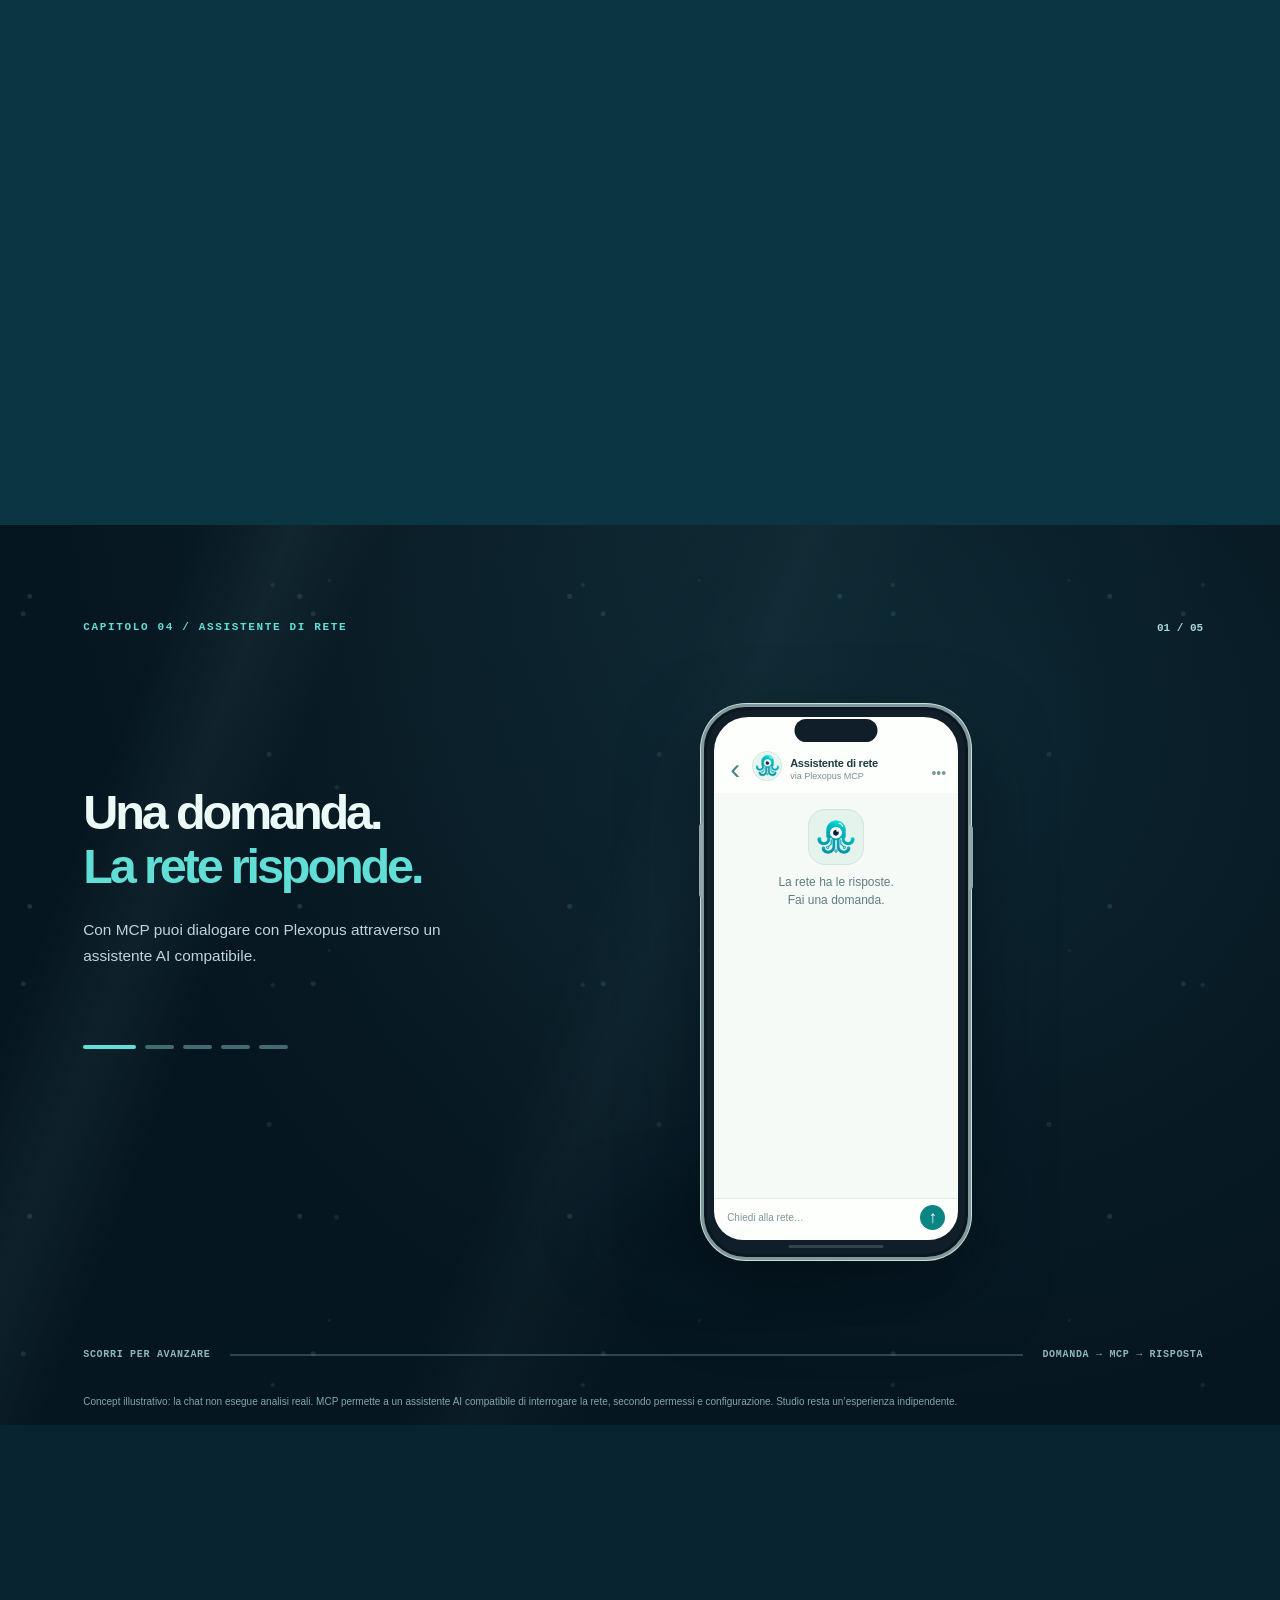
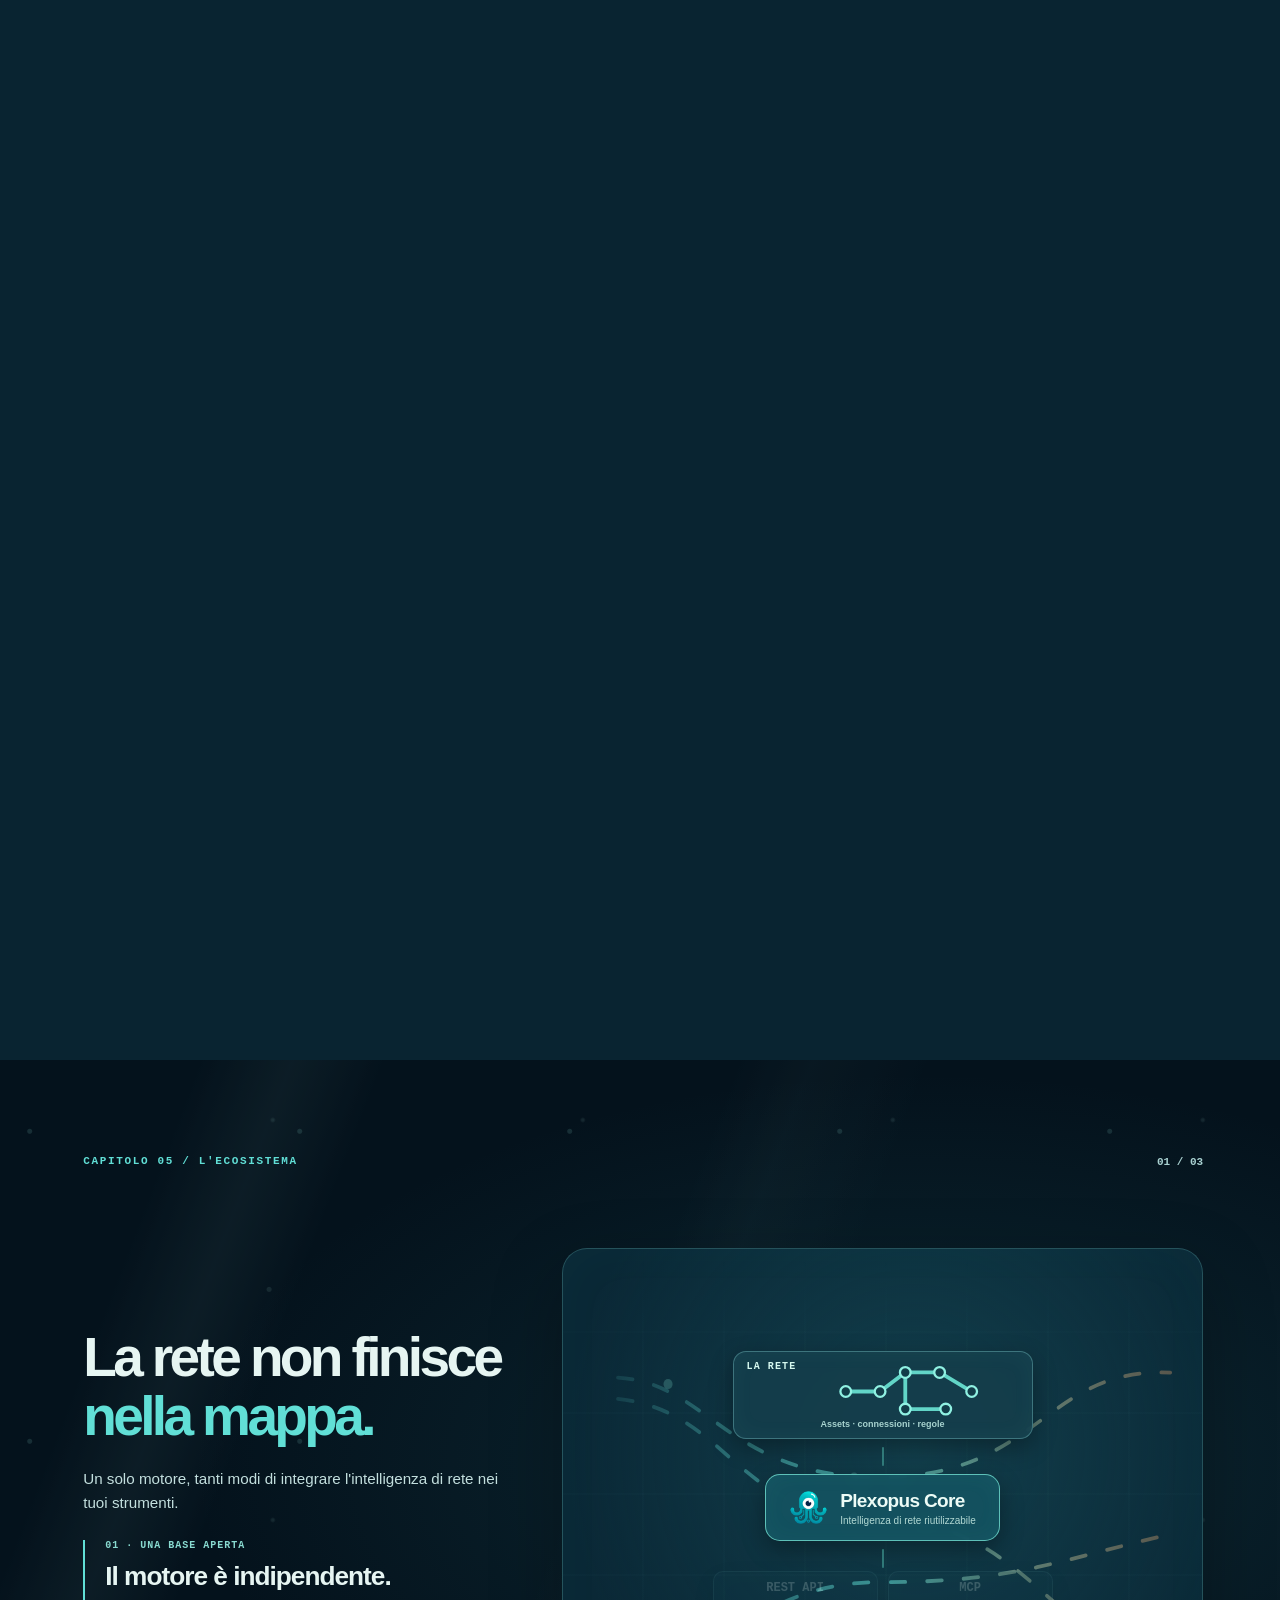
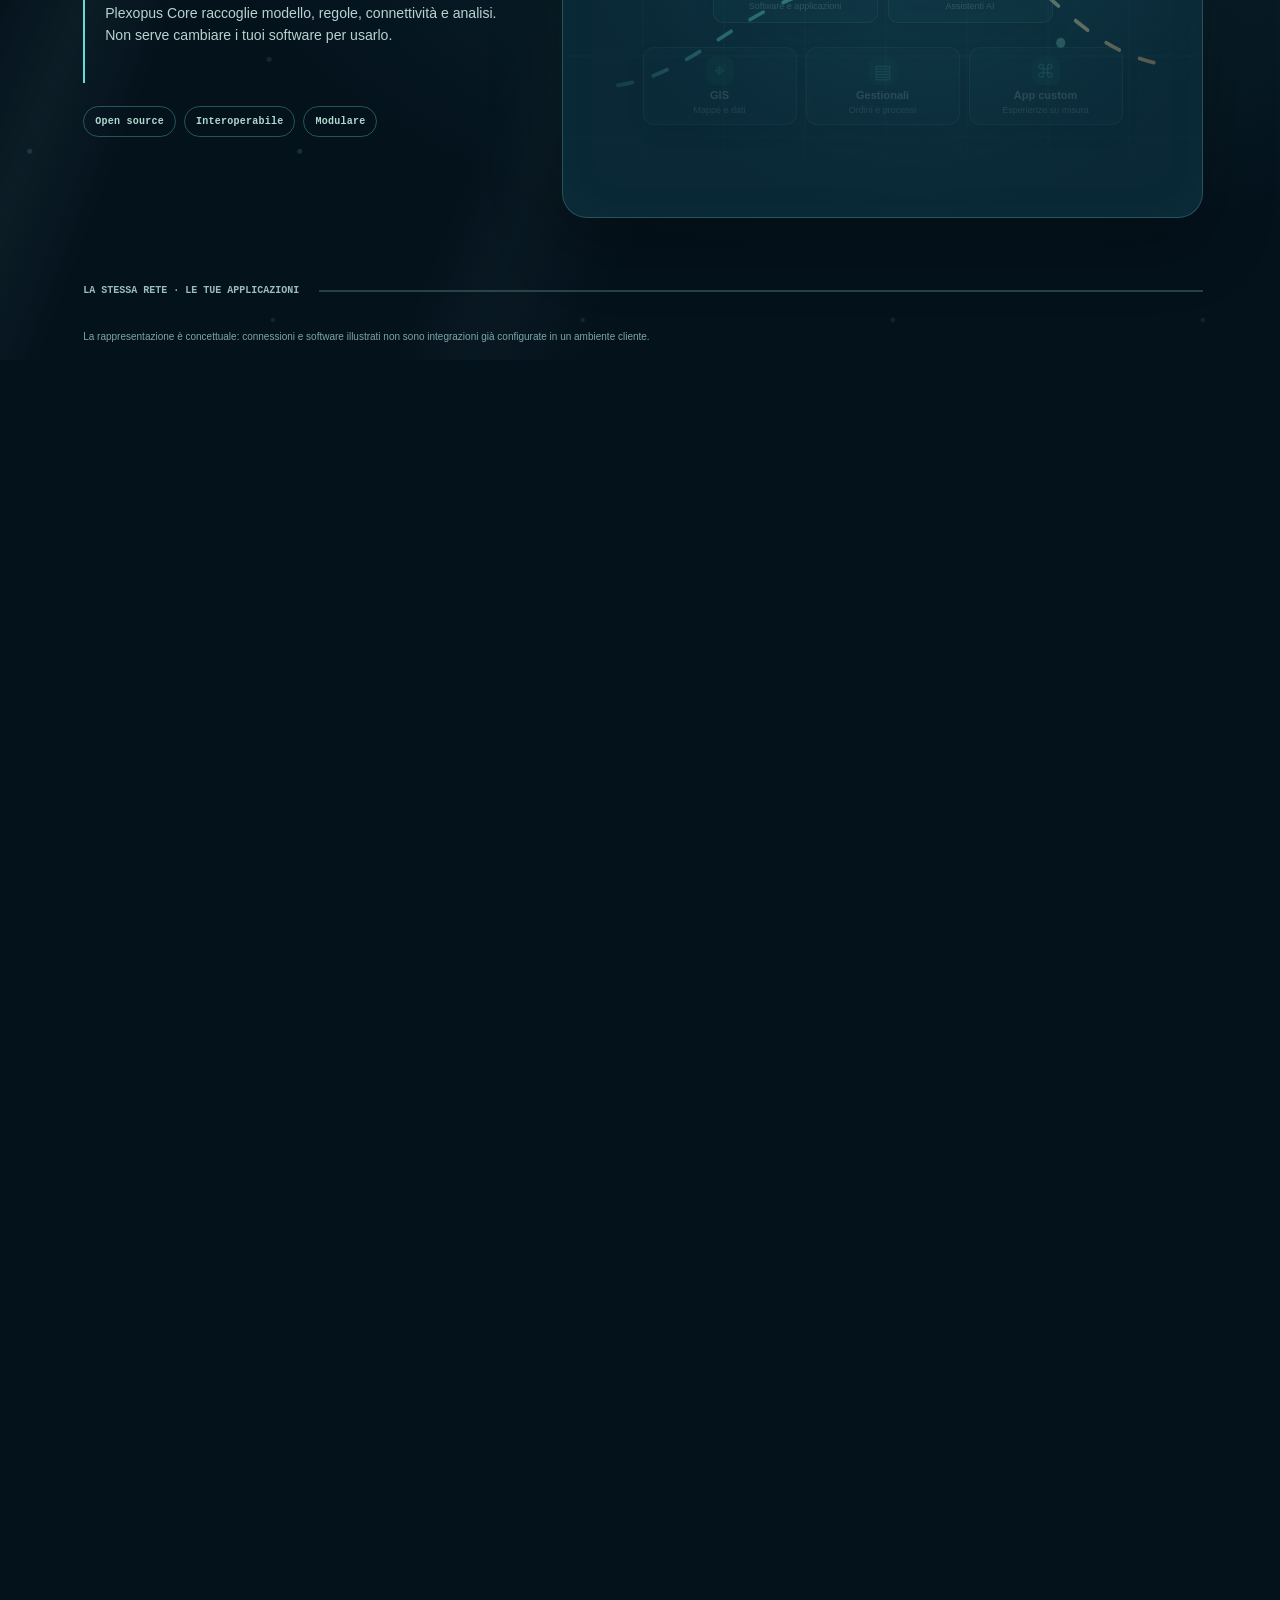
<file: concept/index.html>
<!doctype html>
<html lang="it">
<head>
  <meta charset="utf-8">
  <meta name="viewport" content="width=device-width, initial-scale=1, viewport-fit=cover">
  <meta name="theme-color" content="#092431">
  <meta name="robots" content="noindex, nofollow">
  <meta name="color-scheme" content="light dark">
  <title>Plexopus — Concept di scrollytelling</title>
  <meta name="description" content="Prototipo sperimentale di storytelling Plexopus: un viaggio sotto la superficie delle reti, fino all'assistente AI e Plexopus Studio.">
  <link rel="icon" type="image/png" href="../assets/favicon-32x32.png">
  <link rel="stylesheet" href="../assets/tokens.css">
  <link rel="stylesheet" href="./story.css">
  <link rel="stylesheet" href="./story-scenes.css">
  <link rel="stylesheet" href="./story-mobile.css">
  <script src="./story.js" defer></script>
</head>
<body>
  <a class="skip" href="#main">Vai al contenuto</a>
  <header class="topbar">
    <a href="#top" class="brand" aria-label="Plexopus, torna all'inizio">
      <img src="../assets/plexopus-symbol-128.png" width="34" height="34" alt="">
      <span>Plexopus</span>
    </a>
    <span class="edition"><span class="edition-dot"></span> STORY CONCEPT <span class="edition-index">01 / 02</span></span>
    <nav aria-label="Navigazione prototipo">
      <a class="topbar-link" href="#studio-story">Studio</a>
      <a class="topbar-link" href="#conversation">Assistente AI</a><a class="topbar-link" href="#ecosystem">Integrazioni</a>
      <a class="topbar-home" href="../">Sito attuale <span aria-hidden="true">↗</span></a>
    </nav>
  </header>

  <main id="main">
    <section class="intro" id="top" aria-labelledby="intro-title">
      <div class="intro-glow" aria-hidden="true"></div>
      <div class="intro-content">
        <p class="overline"><span class="tiny-line"></span> OPEN NETWORK INTELLIGENCE</p>
        <h1 id="intro-title">C'è molto di più<br><em>sotto la superficie.</em></h1>
        <p class="intro-lead">Ogni connessione nasconde una storia. Plexopus la rende comprensibile, navigabile e utile. Segui il polpo, esplora la rete e scopri che cosa accade quando l'intelligenza incontra le infrastrutture.</p>
        <div class="intro-actions">
          <a class="primary-action" href="#dive">Inizia il viaggio <span aria-hidden="true">↓</span></a>
          <span class="intro-hint">Scorri per dare vita alla storia</span>
        </div>
      </div>
      <div class="intro-symbol" aria-hidden="true">
        <div class="intro-ring ring-outside"></div>
        <div class="intro-ring ring-inside"></div>
        <img src="../assets/plexopus-symbol-128.png" width="220" height="220" alt="">
        <div class="intro-label">CONNESSIONI, NON SOLO MAPPE</div>
      </div>
      <div class="sea-horizon" aria-hidden="true">
        <svg viewBox="0 0 1440 160" preserveAspectRatio="none"><path d="M0 59C160 10 290 100 455 62S710 23 880 65 1170 101 1440 46V160H0Z" fill="#fbfcf8"/><path d="M0 94C210 62 292 144 473 97S823 68 1039 99 1315 109 1440 77V160H0Z" fill="#0c7180"/></svg>
      </div>
      <a href="#dive" class="scroll-cue" aria-label="Scorri verso il mondo sommerso"><span>SCROLL TO EXPLORE</span><span class="scroll-line" aria-hidden="true"></span></a>
    </section>

    <!-- Scene 1: pinned descent, controlled by the position of the page scroll. -->
    <section id="dive" class="scroll-track dive-track" aria-labelledby="dive-title">
      <div class="stage dive-stage" id="dive-stage" data-depth="0">
        <div class="sun-shimmer" aria-hidden="true"></div>
        <div class="light-beams" aria-hidden="true"><i></i><i></i><i></i></div>
        <div class="sea-particles" aria-hidden="true"><i></i><i></i><i></i><i></i><i></i><i></i><i></i><i></i><i></i><i></i></div>
        <div class="depth-indicator" aria-hidden="true"><div class="depth-track"><span id="depth-progress"></span></div></div>

        <div class="dive-copy">
          <p class="overline light">CAPITOLO 01 / IL VIAGGIO</p>
          <div class="dive-caption" data-dive-caption="0">
            <h2 id="dive-title">Dalla superficie<br>alle connessioni.</h2>
            <p>Scendi sotto ciò che vedi. Le reti non sono soltanto linee sulla mappa, ma relazioni e regole che vale la pena comprendere.</p>
          </div>
          <div class="dive-caption" data-dive-caption="1">
            <h2>Ogni elemento<br>è collegato.</h2>
            <p>Un nodo, una valvola, un tratto di rete. Plexopus segue la connettività reale del modello e rende visibili i percorsi che li uniscono.</p>
          </div>
          <div class="dive-caption" data-dive-caption="2">
            <h2>Oltre la mappa.<br>Dentro la rete.</h2>
            <p>Traccia, confronta scenari e pianifica isolamenti con alimentazioni e vincoli espliciti. Senza confondere una connessione con un flusso fisico.</p>
          </div>
        </div>

        <div class="octo-traveler" id="octo-traveler" aria-hidden="true">
          <div class="traveler-halo"></div>
          <img src="../assets/plexopus-symbol-128.png" width="180" height="180" alt="">
          <span class="traveler-signal signal-a"></span><span class="traveler-signal signal-b"></span><span class="traveler-signal signal-c"></span>
        </div>

        <div class="seabed-network" aria-hidden="true">
          <svg viewBox="0 0 1200 480" preserveAspectRatio="xMidYMax meet">
            <defs>
              <linearGradient id="sealine" x1="0" y1="0" x2="1" y2="0"><stop stop-color="#61dfd6"/><stop offset=".65" stop-color="#61dfd6"/><stop offset="1" stop-color="#ffb475"/></linearGradient>
              <filter id="node-glow"><feGaussianBlur stdDeviation="7"/></filter>
            </defs>
            <path class="seabed-backline" d="M50 390H270L430 264H660L814 187H1070M430 264L540 394H788L998 341M814 187V65H1030M270 390L158 278H35" fill="none" stroke="#557884" stroke-width="9" stroke-linecap="round" stroke-linejoin="round"/>
            <path class="seabed-highlight" d="M50 390H270L430 264H660L814 187H1070M430 264L540 394H788L998 341M814 187V65H1030" fill="none" stroke="url(#sealine)" stroke-width="7" stroke-linecap="round" stroke-linejoin="round" pathLength="1"/>
            <g fill="#0e3443" stroke="#7fe1d4" stroke-width="5"><circle cx="50" cy="390" r="15"/><circle cx="270" cy="390" r="12"/><circle cx="430" cy="264" r="15"/><circle cx="660" cy="264" r="12"/><circle cx="814" cy="187" r="18"/><circle cx="1070" cy="187" r="14"/><circle cx="540" cy="394" r="11"/><circle cx="788" cy="394" r="13"/><circle cx="998" cy="341" r="15"/><circle cx="1030" cy="65" r="14"/></g>
            <g fill="#c8eeeb" font-family="sans-serif" font-size="22" font-weight="600"><text x="19" y="346">SOURCE</text><text x="399" y="226">V-102</text><text x="853" y="140">JUNCTION</text><text x="981" y="305">NODE</text></g>
            <circle cx="430" cy="264" r="35" fill="#61dfd6" opacity=".18" filter="url(#node-glow)"/>
          </svg>
          <div class="seabed-floor"></div>
        </div>
        <div class="stage-bottom-hint" aria-hidden="true">SCOPRI CHE COSA PUOI FARE <span>↓</span></div>
      </div>
    </section>

    <section class="bridge scroll-track" id="capabilities-bridge" aria-labelledby="bridge-title">
  <div class="stage bridge-stage" id="bridge-stage" data-bridge-index="0">
    <div class="ocean-continuity" aria-hidden="true"></div>
    <div class="bridge-inner">
      <div class="bridge-copy">
        <p class="overline light">CAPITOLO 02 / CAPIRE LA RETE <span class="bridge-counter" id="bridge-counter">01 / 03</span></p>
        <h2 id="bridge-title">Capire una rete.<br><span>Gestirla con semplicità.</span></h2>
        <p>Scopri come Plexopus segue i collegamenti, confronta scenari e pianifica isolamenti.</p>
      </div>
      <div class="bridge-flow" aria-hidden="true"><svg data-bridge-scene="0" viewBox="0 0 620 216" preserveAspectRatio="xMidYMid meet" aria-hidden="true">
 <path d="M34 115H130L215 64H355L465 29M215 64V155H359L545 184M130 115V187H70" class="cap-base"/>
 <path d="M34 115H130L215 64H355L465 29M215 64V155H359L545 184" class="cap-ink" pathLength="1"/>
 <g class="cap-nodes"><circle cx="34" cy="115" r="10"/><circle cx="130" cy="115" r="8"/><circle cx="215" cy="64" r="11"/><circle cx="355" cy="64" r="8"/><circle cx="465" cy="29" r="10"/><circle cx="215" cy="155" r="8"/><circle cx="359" cy="155" r="9"/><circle cx="545" cy="184" r="11"/></g>
 <g class="cap-labels"><text x="14" y="96">ORIGINE</text><text x="203" y="41">V-102</text><text x="469" y="19">RAMO A</text><text x="501" y="208">RAMO B</text></g>
</svg>
<svg data-bridge-scene="1" class="cap-closure-diagram" viewBox="0 0 620 216" preserveAspectRatio="xMidYMid meet" aria-hidden="true">
  <text x="24" y="27" class="cap-heading">SCENARIO DI RETE</text>
  <text x="596" y="27" text-anchor="end" class="cap-phase cap-closure-label-before">RETE ORIGINALE</text>
  <text x="596" y="27" text-anchor="end" class="cap-phase cap-closure-label-after">CHIUSURA IPOTETICA</text>
  <!-- One persistent network; only its connectivity state changes with scroll. -->
  <path d="M36 105H141L250 105H365L468 64H572M365 105L468 165H572M141 105V173H74"
        class="cap-closure-backbone"/>
  <!-- Upstream and a separate branch remain reachable from the selected origin. -->
  <path d="M36 105H141L250 105M141 105V173H74" class="cap-closure-reached"/>
  <!-- The same branches change from reachable to disconnected AFTER the valve closes. -->
  <path d="M250 105H365L468 64H572M365 105L468 165H572" class="cap-closure-before"/>
  <path d="M250 105H365L468 64H572M365 105L468 165H572" class="cap-closure-after"/>
  <g class="cap-closure-nodes">
    <circle cx="36" cy="105" r="10"/><circle cx="141" cy="105" r="8"/>
    <circle cx="365" cy="105" r="9"/><circle cx="468" cy="64" r="8"/>
    <circle cx="572" cy="64" r="11"/><circle cx="468" cy="165" r="8"/>
    <circle cx="572" cy="165" r="11"/><circle cx="74" cy="173" r="8"/>
  </g>
  <g class="cap-closure-valve">
    <circle cx="250" cy="105" r="17" class="cap-closure-valve-ring"/>
    <path d="M244 99L256 111M256 99L244 111" class="cap-closure-valve-cross"/>
    <circle cx="250" cy="105" r="28" class="cap-closure-valve-glow"/>
  </g>
  <g class="cap-labels">
    <text x="16" y="82">ORIGINE</text>
    <text x="233" y="67">V-102</text>
    <text x="526" y="47">RAMO A</text>
    <text x="529" y="192">RAMO B</text>
  </g>
  <g class="cap-closure-explanation cap-closure-legend-before">
    <rect x="21" y="184" width="205" height="27" rx="13" class="cap-legend-bg"/>
    <circle cx="37" cy="197" r="5" fill="#61dfd6"/>
    <text x="51" y="202" class="cap-legend-text">Tutti i percorsi raggiungibili</text>
  </g>
  <g class="cap-closure-explanation cap-closure-legend-after">
    <rect x="21" y="184" width="235" height="27" rx="13" class="cap-legend-bg"/>
    <circle cx="37" cy="197" r="5" fill="#61dfd6"/>
    <text x="51" y="202" class="cap-legend-text">Raggiungibile</text>
    <circle cx="139" cy="197" r="5" fill="#ffb475"/>
    <text x="153" y="202" class="cap-legend-text">Non raggiunto</text>
  </g>
</svg>
<svg data-bridge-scene="2" viewBox="0 0 620 216" preserveAspectRatio="xMidYMid meet" aria-hidden="true">
 <text x="24" y="26" class="cap-heading">ALIMENTAZIONI ESPLICITE</text>
 <path d="M45 73H210L337 116H555M45 179H210L337 116" class="cap-base"/>
 <path d="M45 73H210M45 179H210" class="cap-ink" pathLength="1"/>
 <path d="M210 73L337 116H555M210 179L337 116" class="cap-unreached"/>
 <g class="cap-nodes"><circle cx="45" cy="73" r="12"/><circle cx="45" cy="179" r="12"/></g>
 <circle cx="210" cy="73" r="16" class="cap-barrier"/><circle cx="210" cy="179" r="16" class="cap-barrier"/>
 <path d="m202 65 16 16m0-16-16 16m0 90 16 16m0-16-16 16" class="cap-cross"/>
 <rect x="524" y="102" width="56" height="28" rx="6" class="cap-target"/>
 <g class="cap-labels"><text x="18" y="54">S1</text><text x="18" y="205">S2</text><text x="194" y="48">V-12</text><text x="194" y="159">V-16</text><text x="527" y="95">TARGET</text></g>
 <text x="533" y="120" class="cap-target-label">P-17</text>
</svg>
</div>
      <div class="bridge-values" aria-label="Capacità del motore Plexopus">
        <article class="bridge-value is-active" data-bridge-step="0"><b>01 / TRACE</b><h3>Segui le connessioni</h3><p>Dall'elemento selezionato, esplora i percorsi raggiungibili.</p></article>
        <article class="bridge-value" data-bridge-step="1"><b>02 / SCENARIO</b><h3>Prova una chiusura</h3><p>Confronta la rete prima e dopo una barriera temporanea.</p></article>
        <article class="bridge-value" data-bridge-step="2"><b>03 / ISOLAMENTO</b><h3>Pianifica un isolamento</h3><p>Individua dispositivi proposti rispetto alle alimentazioni dichiarate.</p></article>
      </div>
      <div class="bridge-bottom">
        <div class="bridge-progress" aria-hidden="true"><span id="bridge-progress-fill"></span></div>
        <p class="bridge-footnote">Schemi illustrativi: non rappresentano flussi fisici, manovre reali o risultati di una rete specifica.</p>
      </div>
    </div>
  </div>
</section>


    <!-- Scene 2: Studio is an independent, complete visual way to explore and manage a network. -->
    <section id="studio-story" class="scroll-track studio-track" aria-labelledby="studio-title">
      <div class="stage studio-stage" id="studio-stage" data-studio-mode="explore"><div class="ocean-continuity" aria-hidden="true"></div>
        <div class="studio-atmosphere" aria-hidden="true"></div>
        <div class="studio-story-top"><p class="overline light">CAPITOLO 03 / PLEXOPUS STUDIO</p><span class="studio-story-counter" id="studio-story-counter">01 / 03</span></div>
        <div class="studio-story-copy">
          <h2 id="studio-title">La rete davanti a te.<br><em>Tutto sotto controllo.</em></h2>
          <p class="studio-story-lead">Con Studio esplori, modifichi e verifichi la rete direttamente sulla mappa.</p>
          <div class="studio-step-copy" aria-live="polite">
            <p class="studio-step-label" id="studio-step-label">01 · ESPLORA</p>
            <h3 id="studio-step-heading">Seleziona. Scopri. Esplora.</h3>
            <p id="studio-step-description">Seleziona un elemento e segui i suoi collegamenti sulla mappa.</p>
          </div>
          <div class="studio-step-markers" aria-label="Fasi della dimostrazione"><span class="is-active">Esplora</span><span>Gestisci</span><span>Verifica</span></div>
        </div>
        <div class="studio-theatre">
          <div class="studio" id="story-studio" role="img" aria-label="Illustrazione concettuale di Plexopus Studio: rete in mappa, ricerca ed operazioni di gestione">
            <div class="studio-bar"><div class="studio-symbol"><img src="../assets/plexopus-symbol-128.png" width="24" height="24" alt=""></div><strong>Plexopus <span>Studio</span></strong><span class="studio-network-name">WATER NETWORK · SAMPLE</span><span class="studio-controls">○ ○ ○</span></div>
            <div class="studio-search">⌕ &nbsp; Cerca elemento o azione <span>⌘ K</span></div>
            <div class="studio-map">
              <svg viewBox="0 0 640 390" preserveAspectRatio="xMidYMid slice">
                <defs><pattern id="studio-map-grid" width="32" height="32" patternUnits="userSpaceOnUse"><path d="M32 0H0V32" stroke="#c3d5d2" stroke-width="1" fill="none"/></pattern></defs>
                <rect width="640" height="390" fill="#e5efeb"/><rect width="640" height="390" fill="url(#studio-map-grid)"/>
                <path d="M-15 120Q220 100 360 155T685 145M-15 320Q170 235 305 285T685 290" fill="none" stroke="#d5cdbb" stroke-width="28"/>
                <path d="M-15 120Q220 100 360 155T685 145M-15 320Q170 235 305 285T685 290" fill="none" stroke="#f9faf7" stroke-width="16"/>
                <path d="M22 205L169 135L294 203L404 98L603 122M294 203L393 291L574 321" fill="none" stroke="#628c88" stroke-width="12" stroke-linecap="round"/>
                <path class="studio-network-trace" d="M22 205L169 135L294 203L404 98L603 122" fill="none" stroke="#0c948f" stroke-width="9" stroke-linecap="round" pathLength="1"/>
                <path class="studio-draft-connection" d="M169 135L404 98" fill="none" stroke="#E9A268" stroke-width="7" stroke-linecap="round" pathLength="1"/>
                <g class="studio-explore-focus" aria-hidden="true">
                  <circle cx="294" cy="203" r="25" fill="#0b8585" fill-opacity=".15" stroke="#0c948f" stroke-width="3" stroke-dasharray="6 5"/>
                  <circle cx="294" cy="203" r="8" fill="#0c948f"/>
                </g>
                <g class="studio-build-picks" aria-hidden="true">
                  <circle cx="169" cy="135" r="22" fill="#fcf0df" fill-opacity=".7" stroke="#dc8d45" stroke-width="4"/>
                  <circle cx="404" cy="98" r="22" fill="#fcf0df" fill-opacity=".7" stroke="#dc8d45" stroke-width="4"/>
                  <g font-family="sans-serif" font-size="17" font-weight="700" fill="#9b581f" text-anchor="middle">
                    <text x="169" y="141">1</text><text x="404" y="104">2</text>
                  </g>
                </g>
                <text class="studio-build-link-label" x="275" y="85" text-anchor="middle">S1 → J4</text>
                <g class="studio-validation-focus" aria-hidden="true">
                  <circle cx="393" cy="291" r="28" fill="#f4bd84" fill-opacity=".2" stroke="#c97e40" stroke-width="4"/>
                  <circle cx="393" cy="291" r="13" fill="#f4bd84"/>
                  <path d="M393 282V293M393 299V301" stroke="#713e1d" stroke-width="4" stroke-linecap="round"/>
                </g>
                <path class="studio-network-disconnected" d="M294 203L393 291L574 321" fill="none" stroke="#de9464" stroke-width="8" stroke-dasharray="12 10" stroke-linecap="round"/>
                <g fill="#fff" stroke="#0c948f" stroke-width="5"><circle cx="22" cy="205" r="12"/><circle cx="169" cy="135" r="10"/><circle cx="294" cy="203" r="13"/><circle cx="404" cy="98" r="11"/><circle cx="603" cy="122" r="11"/></g>
                <g fill="#fff8f1" stroke="#de9464" stroke-width="4"><circle cx="393" cy="291" r="10"/><circle cx="574" cy="321" r="12"/></g>
                <g font-family="sans-serif" font-weight="700" font-size="15" fill="#38615f"><text x="127" y="111">S1</text><text x="277" y="179">V-102</text><text x="413" y="76">J4</text></g>
              </svg>
              <div class="studio-overlay">
                <span class="overlay-kicker" id="studio-overlay-kicker">ESPLORA LA RETE</span>
                <strong id="studio-overlay-title">Valvola V-102</strong>
                <p id="studio-overlay-description">Seleziona un elemento e scopri come si collega alla rete.</p>
                <div class="studio-overlay-facts" id="studio-overlay-facts" aria-hidden="true">
                  <span class="studio-fact"><b id="studio-fact-a">V-102</b><small id="studio-fact-a-label">Elemento</small></span>
                  <span class="studio-fact"><b id="studio-fact-b">Traccia</b><small id="studio-fact-b-label">Azione guidata</small></span>
                </div>
                <div class="overlay-status"><span class="status-dot"></span><span id="studio-overlay-state">Esplora i collegamenti</span></div>
              </div>
              <div class="studio-map-mode" aria-hidden="true"><span class="studio-map-mode-icon" id="studio-map-mode-icon">⌕</span><span id="studio-map-mode-text">Selezione sulla mappa</span></div>
              <div class="studio-zoom">+<span>−</span></div>
            </div>
            <div class="studio-footer">MODEL <span>BUILD</span> RULES <span>VALIDATE</span><b>PLEXOPUS</b></div>
          </div>
        </div>
        <div class="studio-story-footer">
          <span>STUDIO · VEDI, GESTISCI, VERIFICA</span>
          <div class="studio-story-progress" aria-hidden="true"><span id="studio-progress-fill"></span></div>
        </div>
        <p class="studio-story-disclaimer">Interfaccia concettuale: illustra i workflow di Studio, non mostra operazioni eseguite sulla rete.</p>
      </div>
    </section>

    <!-- Scene 3: AI chat is a distinct way to ask the network through MCP, with no forced Studio handoff. -->

    <section id="conversation" class="scroll-track conversation-track" aria-labelledby="conversation-title">
      <div class="stage conversation-stage" id="conversation-stage" data-moment="0"><div class="ocean-continuity" aria-hidden="true"></div>
        <div class="conversation-aura" aria-hidden="true"></div>
        <div class="conversation-topline"><p class="overline light">CAPITOLO 04 / ASSISTENTE DI RETE</p><span class="moment-counter" id="moment-counter">01 / 05</span></div>
        <div class="conversation-copy">
          <h2 id="conversation-title">Una domanda.<br><em>La rete risponde.</em></h2>
          <p id="moment-description">Con MCP puoi dialogare con Plexopus attraverso il tuo assistente AI, senza aprire un'interfaccia tecnica.</p>
          <div class="moment-dots" aria-label="Sequenza narrativa" role="group"><span class="active"></span><span></span><span></span><span></span><span></span></div>
        </div>

        <div class="device-theatre" aria-label="Dimostrazione concettuale di assistente AI collegato a Plexopus">
          <div class="phone-shadow" aria-hidden="true"></div>
          <div class="phone" id="story-phone" aria-hidden="true">
            <div class="phone-frame">
              <div class="phone-notch"></div>
              <div class="phone-toolbar"><span class="phone-back">‹</span><div class="assistant-avatar"><img src="../assets/plexopus-symbol-128.png" alt="" width="25" height="25"></div><span><strong>Assistente di rete</strong><small>via Plexopus MCP</small></span><span class="more-dots">•••</span></div>
              <div class="phone-chat">
                <div class="phone-welcome"><span class="phone-glyph"><img src="../assets/plexopus-symbol-128.png" alt="" width="40" height="40"></span><span>La rete ha le risposte.<br>Fai una domanda.</span></div>
                <div class="phone-question" id="phone-question"><span id="typed-question"></span><span class="typing-caret"></span></div>
                <div class="phone-tool"><span class="tool-led"></span><span>plexopus.trace_scenario</span><span class="tool-status">autorizzato</span></div>
                <div class="phone-result">
                  <div class="result-pill"><span></span> ANALISI DELLO SCENARIO</div>
                  <p>Confronto completato.</p>
                  <svg class="phone-mini-network" viewBox="0 0 240 110" role="img" aria-label="Confronto schematico di percorsi raggiungibili e non più raggiungibili">
                    <path d="M18 64H79L133 29H215M79 64L139 87H215" stroke="#1d6c77" stroke-width="8" stroke-linecap="round" stroke-linejoin="round" fill="none"/>
                    <path d="M18 64H79L133 29H215" stroke="#12b8a7" stroke-width="5" stroke-linecap="round" stroke-linejoin="round" fill="none"/>
                    <path d="M79 64L139 87H215" stroke="#ed9b61" stroke-width="5" stroke-dasharray="7 7" stroke-linecap="round" stroke-linejoin="round" fill="none"/>
                    <g fill="white" stroke="#1d9d95" stroke-width="3"><circle cx="18" cy="64" r="8"/><circle cx="79" cy="64" r="9"/><circle cx="215" cy="29" r="8"/></g><circle cx="215" cy="87" r="8" fill="#fff2e6" stroke="#ed9b61" stroke-width="3"/>
                  </svg>
                  <p class="result-small"><span class="result-dot"></span> Raggiungibile <span class="result-dot amber"></span> Non più raggiungibile</p>
                  <span class="result-footnote">Esempio illustrativo · nessun dato reale</span>
                </div>
              </div>
              <div class="phone-input"><span>Chiedi alla rete…</span><span class="send-icon">↑</span></div>
              <div class="home-indicator"></div>
            </div>
          </div>



        </div>

        <div class="progress-footer"><span>SCORRI PER AVANZARE</span><div class="scene-timeline" aria-hidden="true"><span id="scene-timeline-fill"></span></div><span>DOMANDA → MCP → RISPOSTA</span></div>
        <p class="concept-disclaimer">Concept illustrativo: la chat non esegue analisi reali. MCP permette a un assistente AI compatibile di interrogare la rete, secondo permessi e configurazione. Studio resta un’esperienza indipendente.</p>
      </div>
    </section>

    
    <!-- Scene 5 — Plexopus's engine powers many applications, not another GIS to adopt. -->
    <section id="ecosystem" class="scroll-track ecosystem-track" aria-labelledby="ecosystem-title">
      <div class="stage ecosystem-stage" id="ecosystem-stage" data-ecosystem-step="0">
        <div class="ocean-continuity" aria-hidden="true"></div>
        <div class="ecosystem-atmosphere" aria-hidden="true"></div>
        <div class="ecosystem-topline">
          <p class="overline light">CAPITOLO 05 / L'ECOSISTEMA</p>
          <span id="ecosystem-counter">01 / 03</span>
        </div>
        <div class="ecosystem-content">
          <div class="ecosystem-copy">
            <h2 id="ecosystem-title">La rete non finisce<br><em>nella mappa.</em></h2>
            <p class="ecosystem-lead">Un solo motore, tanti modi di integrare l'intelligenza di rete nei tuoi strumenti.</p>
            <div class="ecosystem-story" aria-live="polite">
              <p class="ecosystem-step-label" id="ecosystem-step-label">01 · UNA BASE APERTA</p>
              <h3 id="ecosystem-step-title">Il motore è indipendente.</h3>
              <p id="ecosystem-step-text">Plexopus Core raccoglie modello, regole, connettività e analisi. Non serve cambiare i tuoi software per usarlo.</p>
            </div>
            <div class="ecosystem-tags"><span>Open source</span><span>Interoperabile</span><span>Modulare</span></div>
          </div>
          <div class="ecosystem-visual" role="img" aria-label="Illustrazione dei flussi dal modello di rete a Plexopus Core, ai servizi REST e MCP e ad applicazioni GIS e non GIS">
            <div class="ecosystem-stream" aria-hidden="true">
              <svg viewBox="0 0 560 450" preserveAspectRatio="none">
                <defs>
                  <linearGradient id="eco-current"><stop stop-color="#61dfd6" stop-opacity=".12"/><stop offset=".5" stop-color="#61dfd6" stop-opacity=".94"/><stop offset="1" stop-color="#ffb475" stop-opacity=".45"/></linearGradient>
                </defs>
                <path class="eco-current-line eco-line-a" d="M32 102C125 96 137 181 277 181S422 93 532 98" fill="none"/>
                <path class="eco-current-line eco-line-b" d="M32 118C146 119 145 214 276 214S431 319 532 330" fill="none"/>
                <path class="eco-current-line eco-line-c" d="M32 347C124 344 159 264 277 264S427 248 532 226" fill="none"/>
                <g class="eco-current-particles" fill="#8af3df"><circle cx="92" cy="107" r="4"/><circle cx="255" cy="181" r="4"/><circle cx="436" cy="312" r="4"/></g>
              </svg>
            </div>
            <div class="ecosystem-stack">
              <div class="eco-source">
                <span class="eco-source-label">LA RETE</span>
                <svg viewBox="0 0 200 76" aria-hidden="true">
                  <path d="M13 40H58L91 15H136L178 40M91 15V63H144" stroke="#62d5c7" stroke-width="5" stroke-linecap="round" fill="none"/>
                  <g fill="#123d49" stroke="#90f1e2" stroke-width="3"><circle cx="13" cy="40" r="7"/><circle cx="58" cy="40" r="7"/><circle cx="91" cy="15" r="7"/><circle cx="136" cy="15" r="7"/><circle cx="178" cy="40" r="7"/><circle cx="91" cy="63" r="7"/><circle cx="144" cy="63" r="7"/></g>
                </svg>
                <small>Assets · connessioni · regole</small>
              </div>
              <div class="eco-flow-line" aria-hidden="true"><span></span></div>
              <div class="eco-core">
                <img src="../assets/plexopus-symbol-128.png" width="44" height="44" alt="">
                <div><strong>Plexopus Core</strong><small>Intelligenza di rete riutilizzabile</small></div>
              </div>
              <div class="eco-flow-line second" aria-hidden="true"><span></span></div>
              <div class="eco-services">
                <div class="eco-service"><strong>REST API</strong><small>Software e applicazioni</small></div>
                <div class="eco-service"><strong>MCP</strong><small>Assistenti AI</small></div>
              </div>
              <div class="eco-destinations">
                <div class="eco-destination"><span class="eco-dest-icon">⌖</span><strong>GIS</strong><small>Mappe e dati</small></div>
                <div class="eco-destination"><span class="eco-dest-icon">▤</span><strong>Gestionali</strong><small>Ordini e processi</small></div>
                <div class="eco-destination"><span class="eco-dest-icon">⌘</span><strong>App custom</strong><small>Esperienze su misura</small></div>
              </div>
            </div>
          </div>
        </div>
        <div class="ecosystem-bottom">
          <span>LA STESSA RETE · LE TUE APPLICAZIONI</span>
          <div class="ecosystem-progress" aria-hidden="true"><span id="ecosystem-progress-fill"></span></div>
        </div>
        <p class="ecosystem-note">La rappresentazione è concettuale: connessioni e software illustrati non sono integrazioni già configurate in un ambiente cliente.</p>
      </div>
    </section>

    <section class="closing" id="next" aria-labelledby="closing-title"><div class="ocean-continuity" aria-hidden="true"></div>
      <div class="closing-glow" aria-hidden="true"></div>
      <div class="closing-emblem"><img src="../assets/plexopus-symbol-128.png" width="96" height="96" alt=""></div>
      <p class="overline light">UN SOLO MOTORE. MOLTI MODI DI USARLO.</p>
      <h2 id="closing-title">Oltre la mappa.<br><em>Ogni connessione conta.</em></h2>
      <p>Un motore open source, due modi complementari per usarlo: Plexopus Studio per vedere e gestire le reti; MCP per parlarci attraverso gli assistenti AI. Se necessario, le due esperienze possono integrarsi.</p>
      <div class="closing-links"><a href="../" class="primary-action">Torna al sito Plexopus <span aria-hidden="true">↗</span></a><a href="#top" class="secondary-action">Rivedi il viaggio ↑</a></div>
      <div class="closing-footnote">Plexopus · Prototipo narrativo A/B · Non è un sito di produzione.</div>
    </section>
  </main>
</body>
</html>
</file>
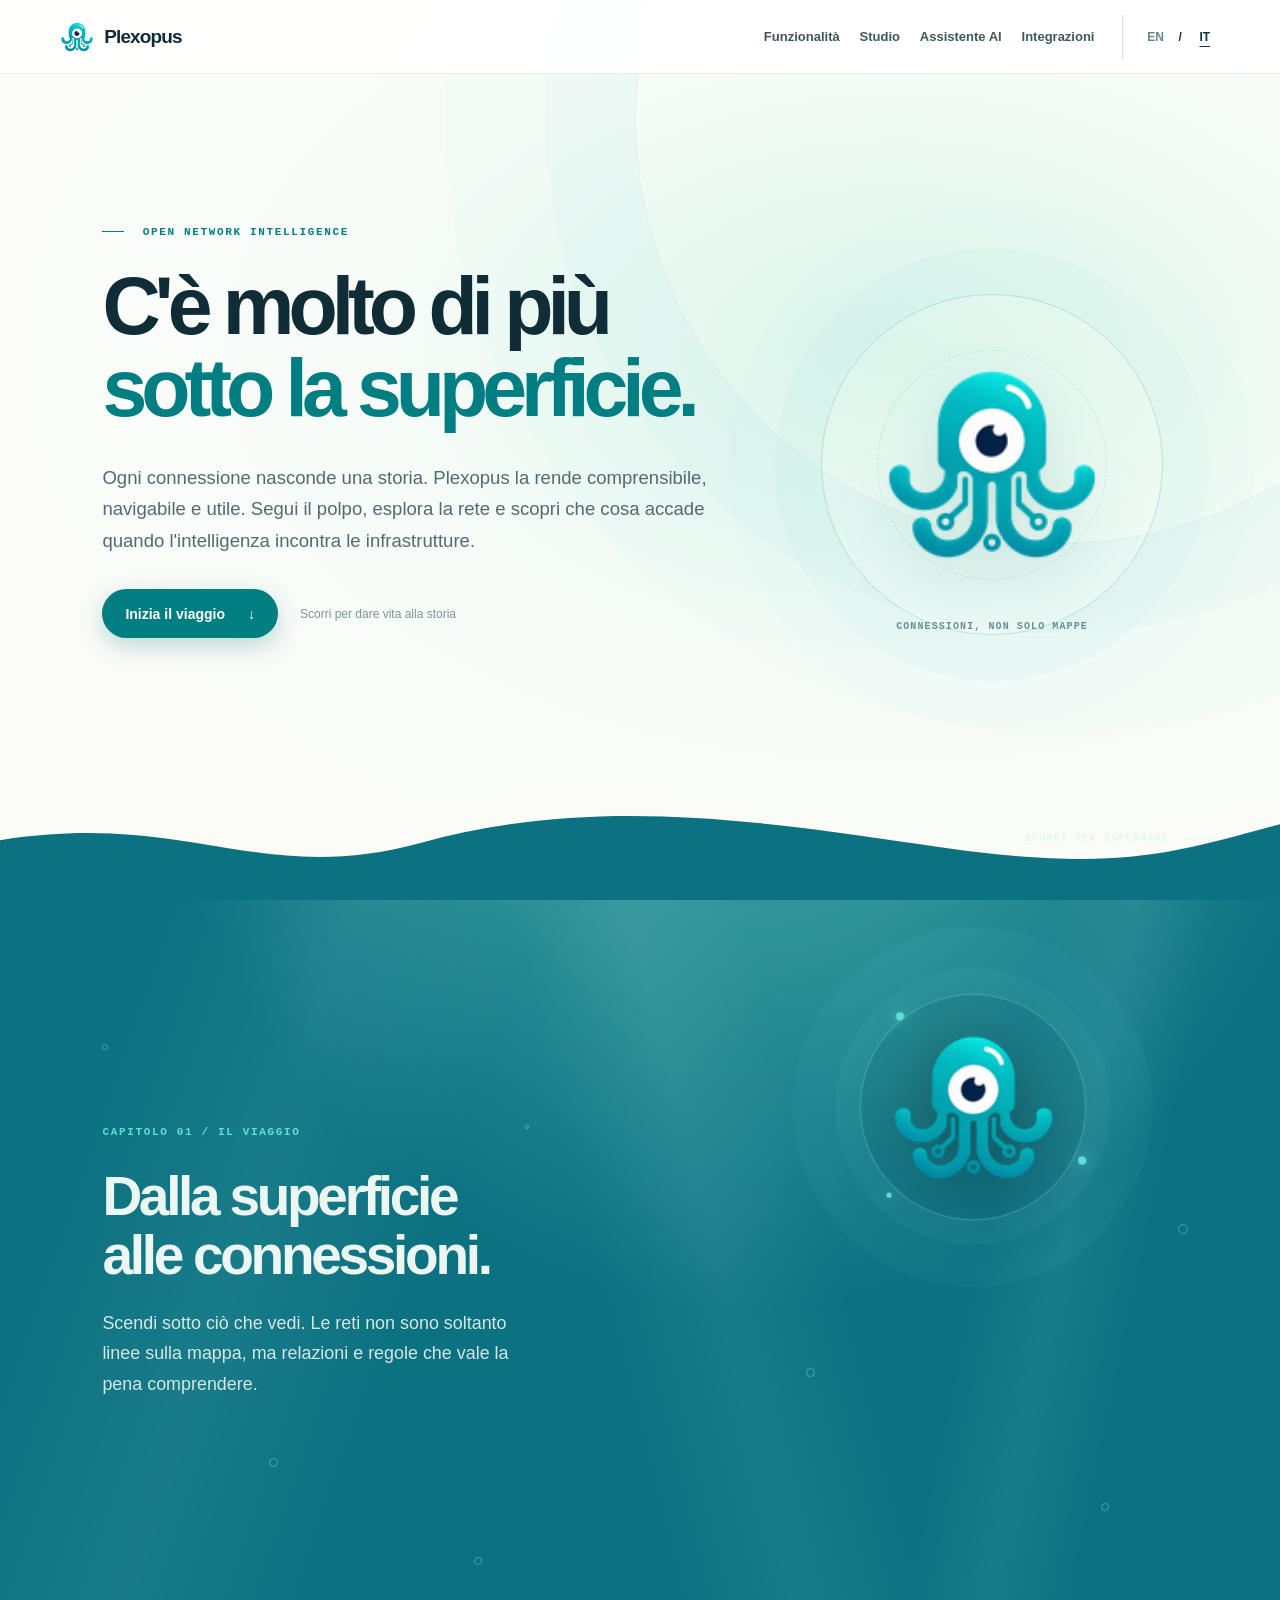
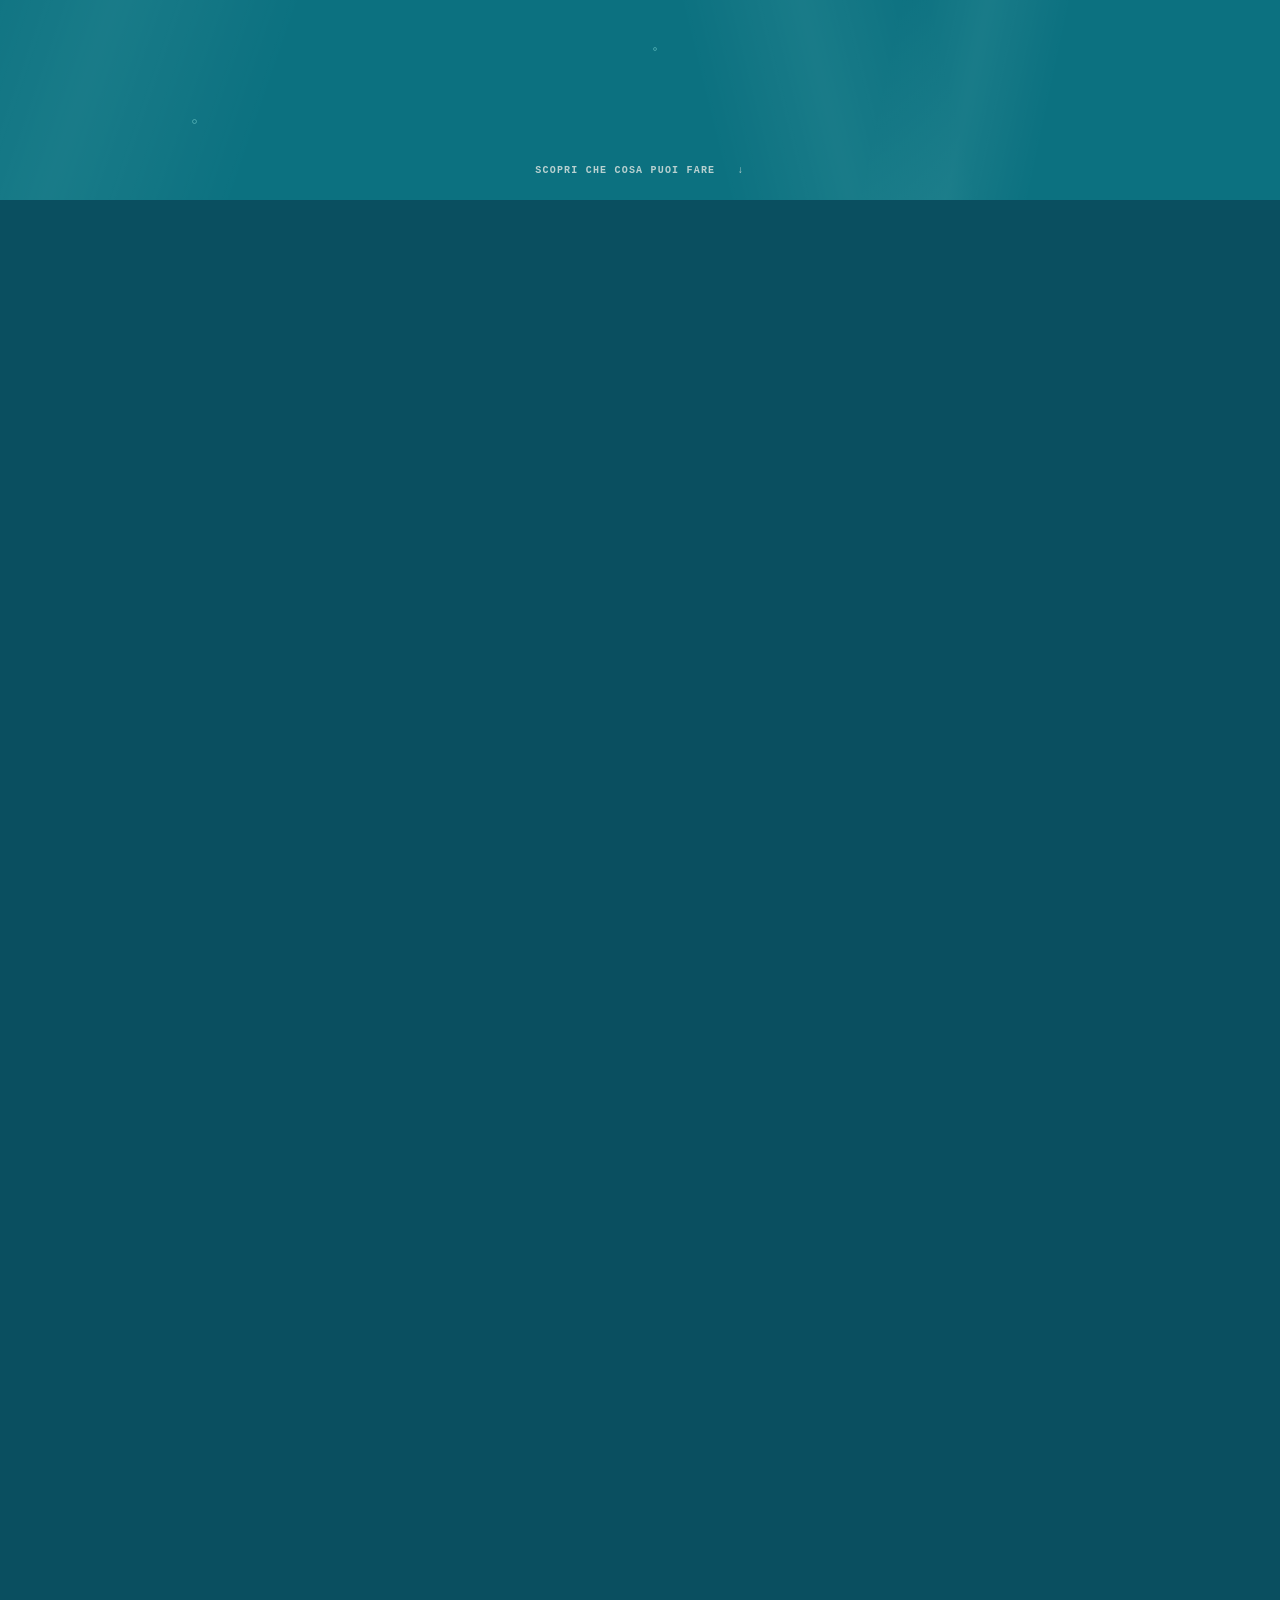
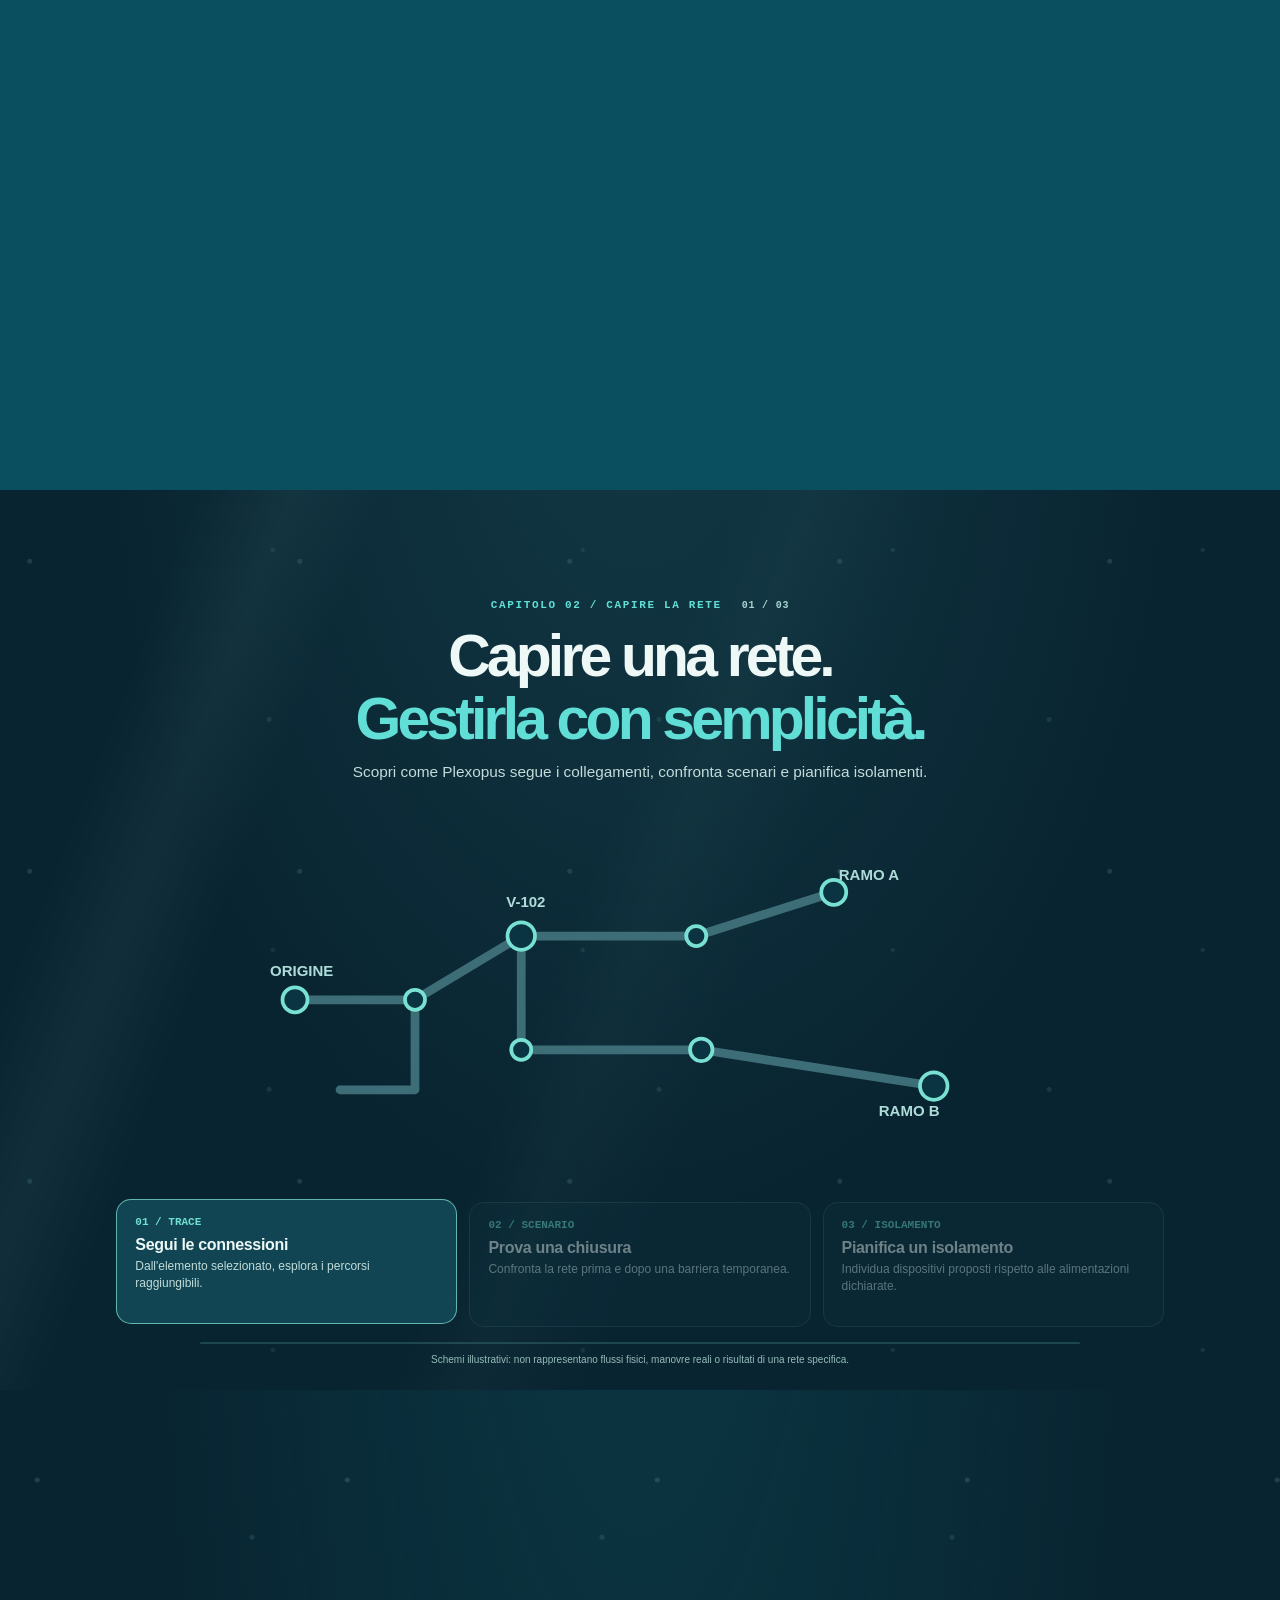
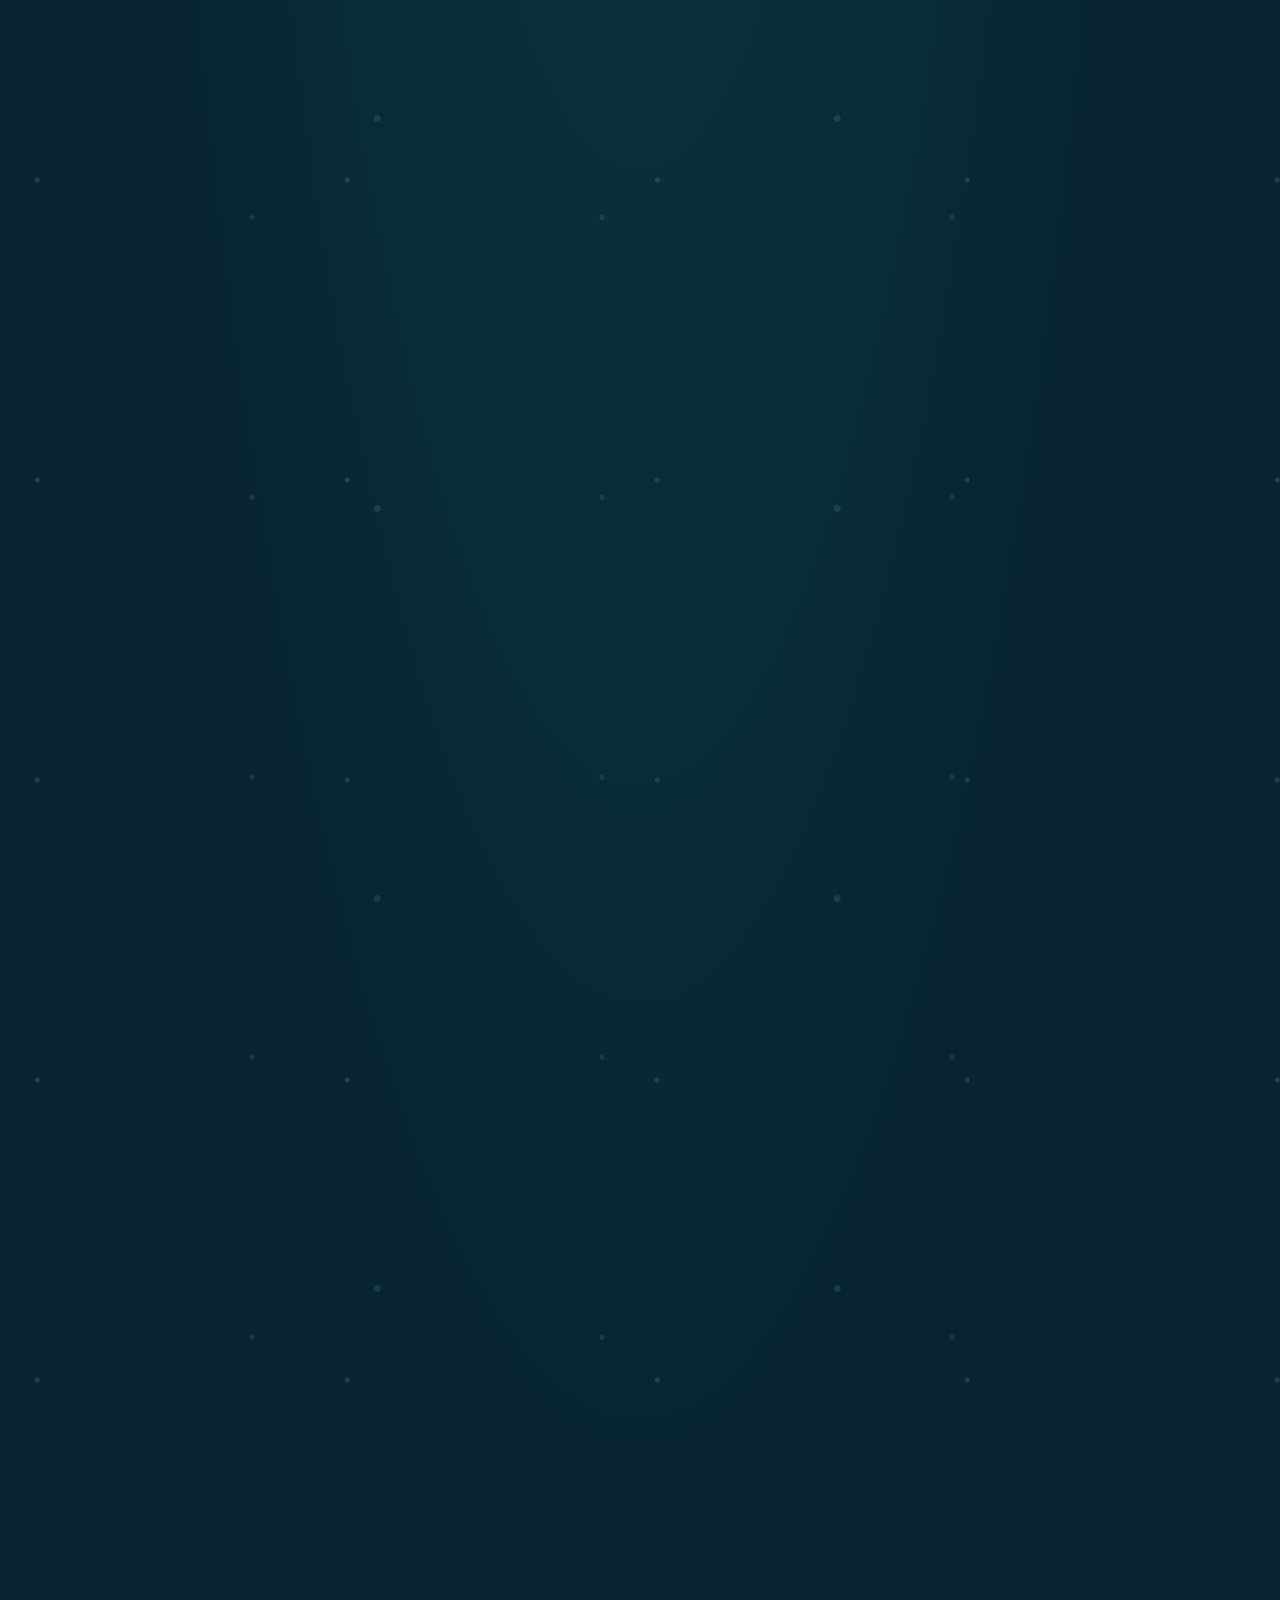
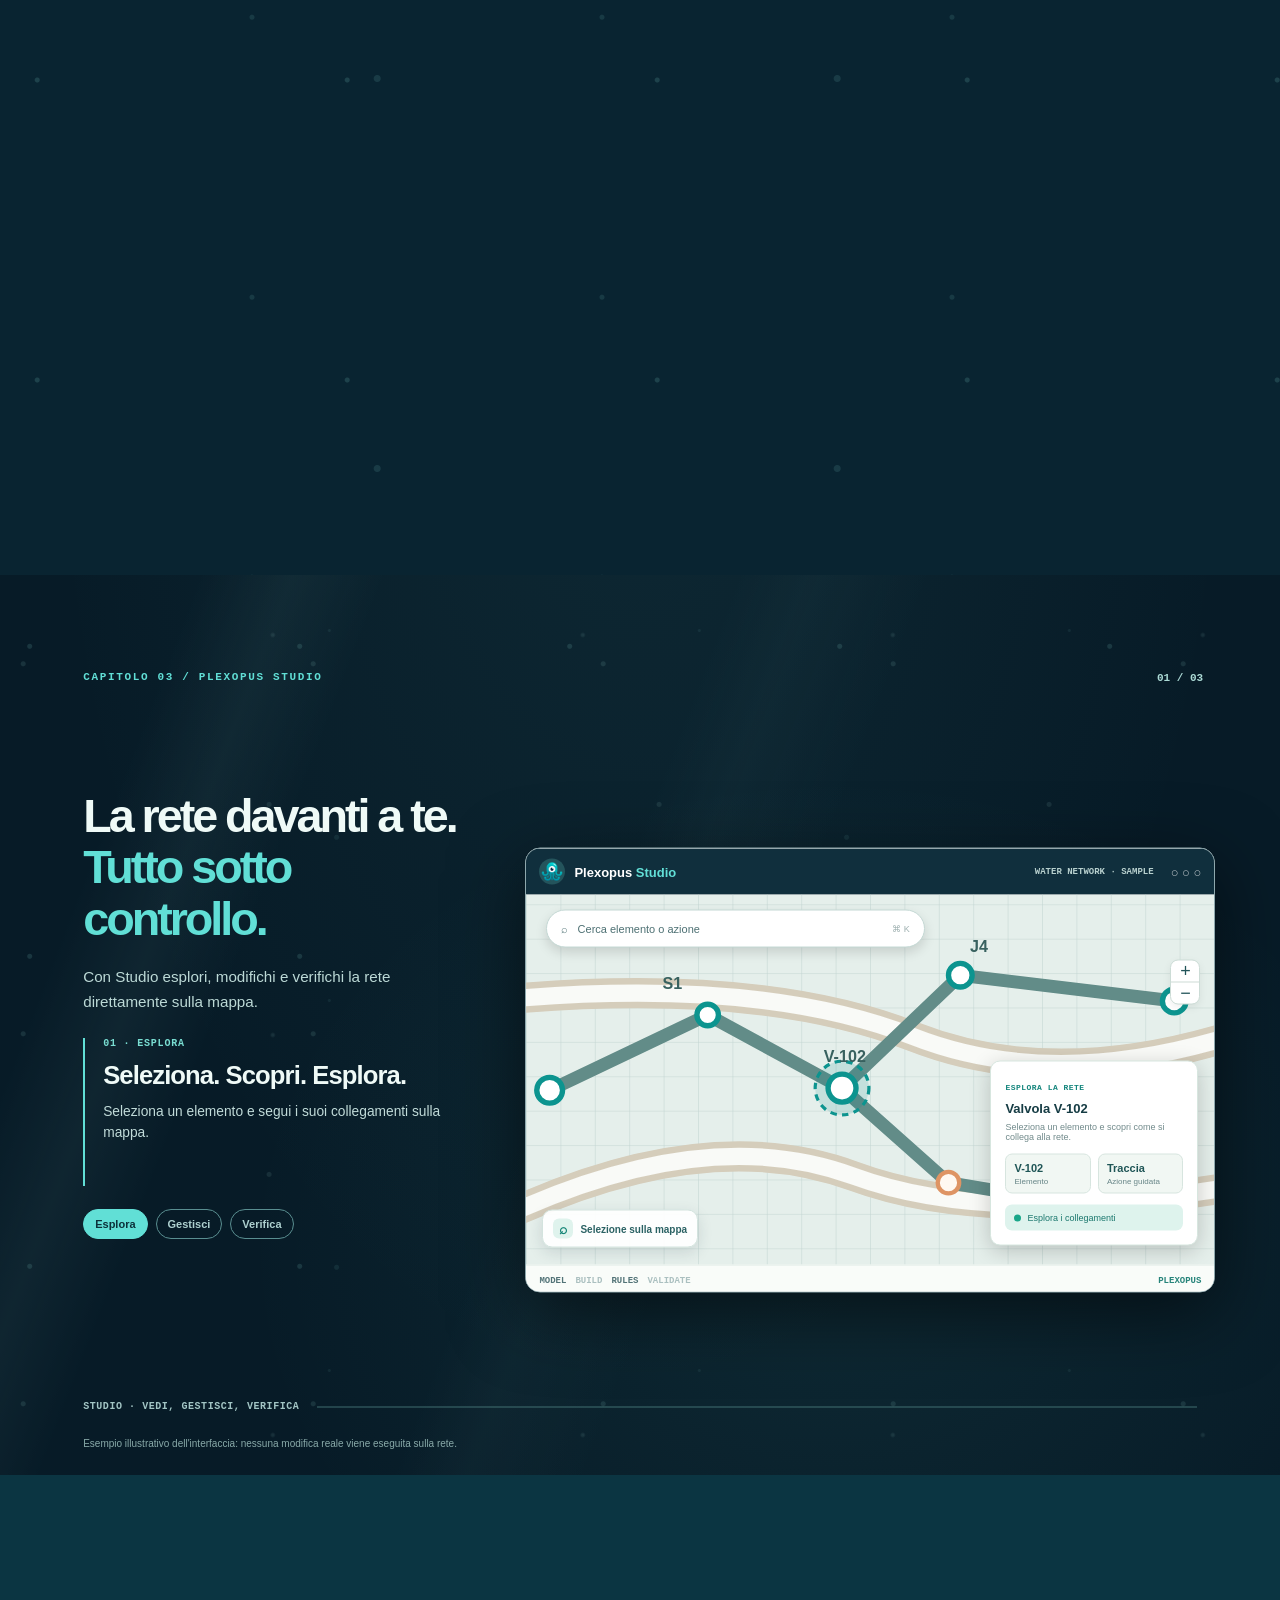
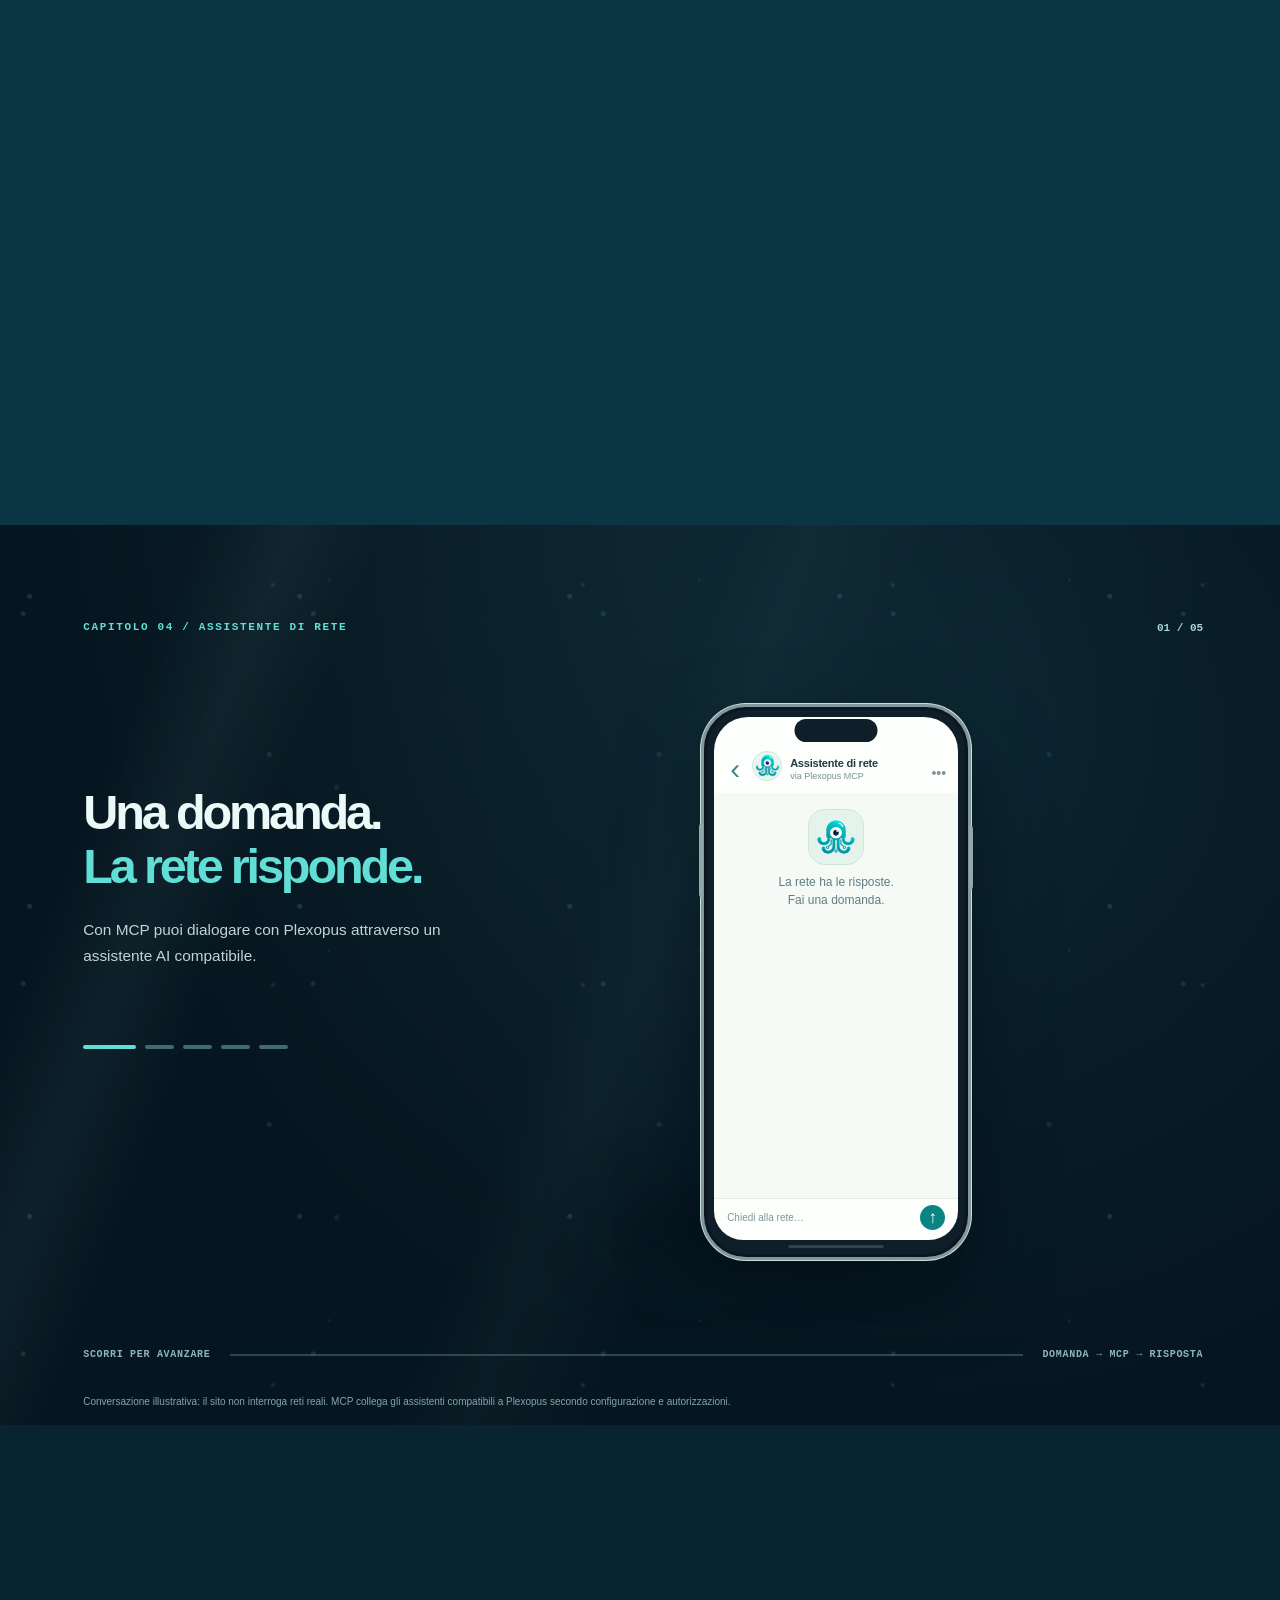
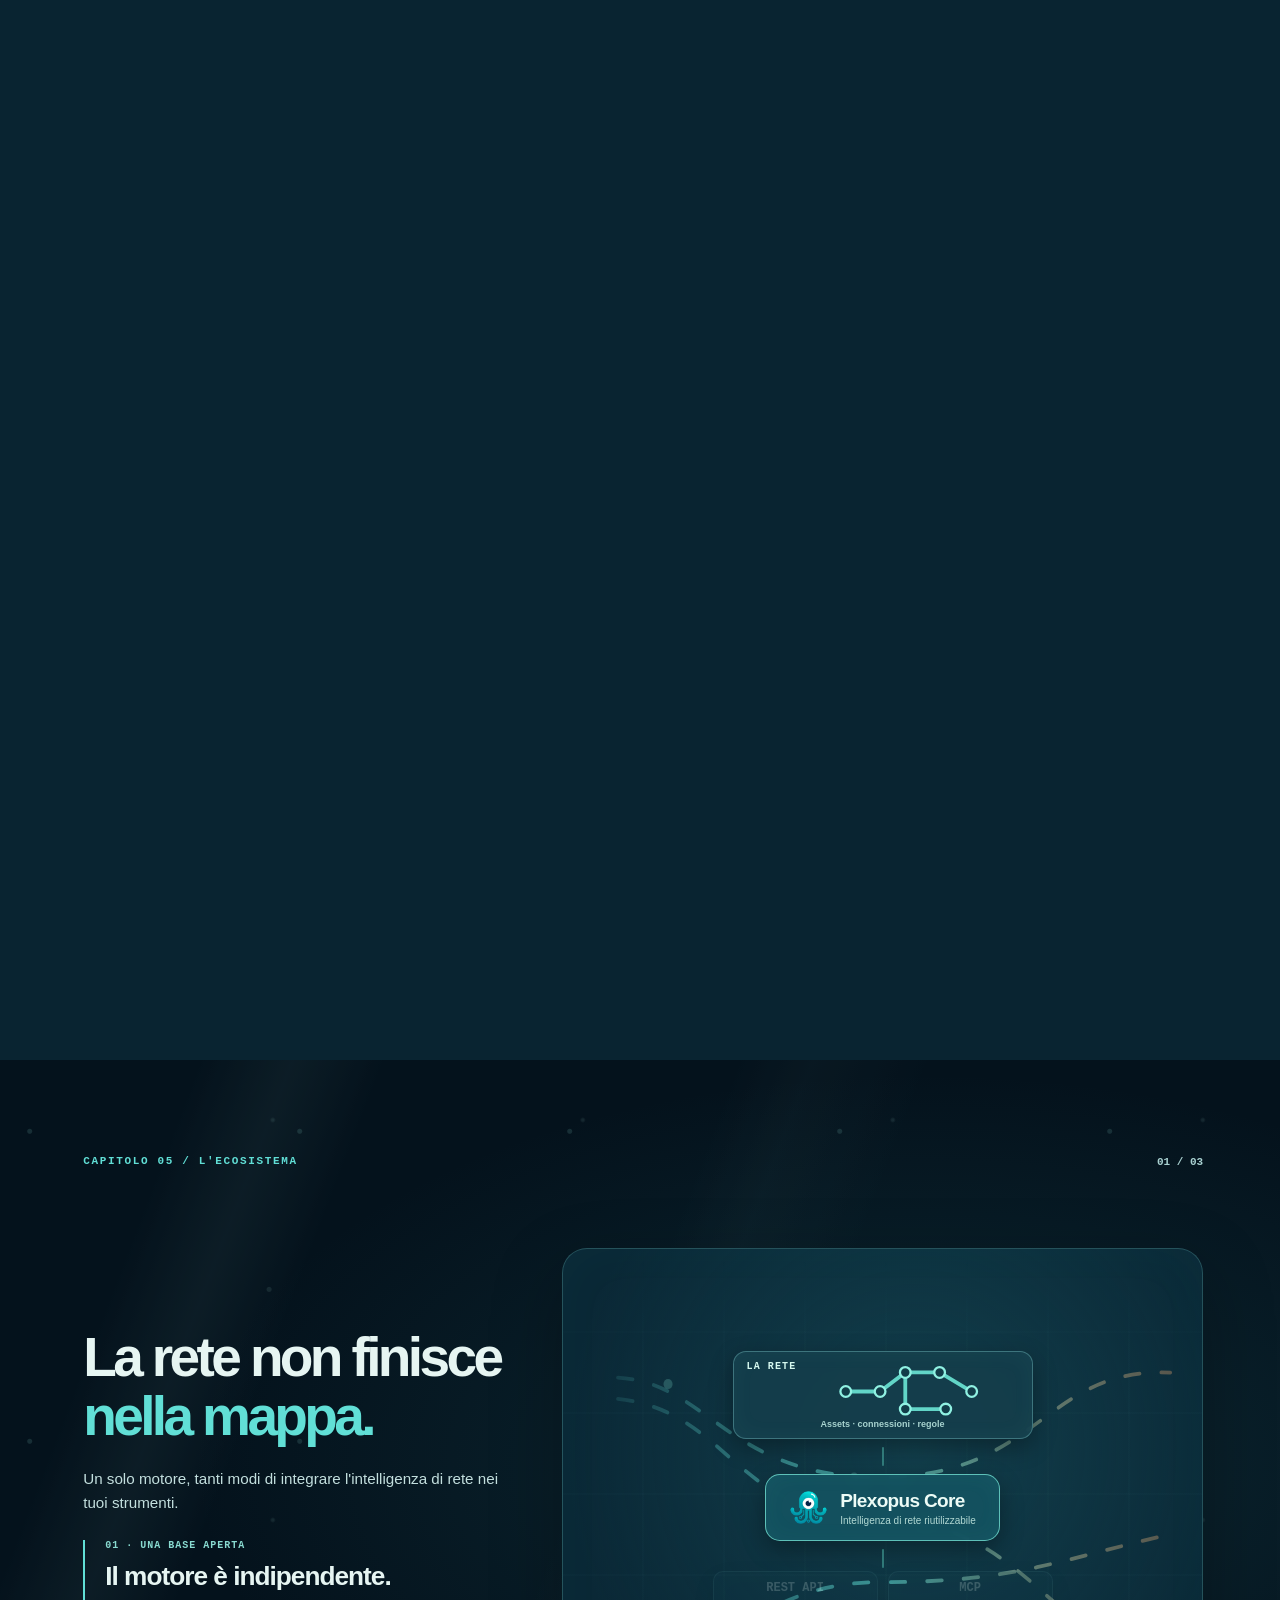
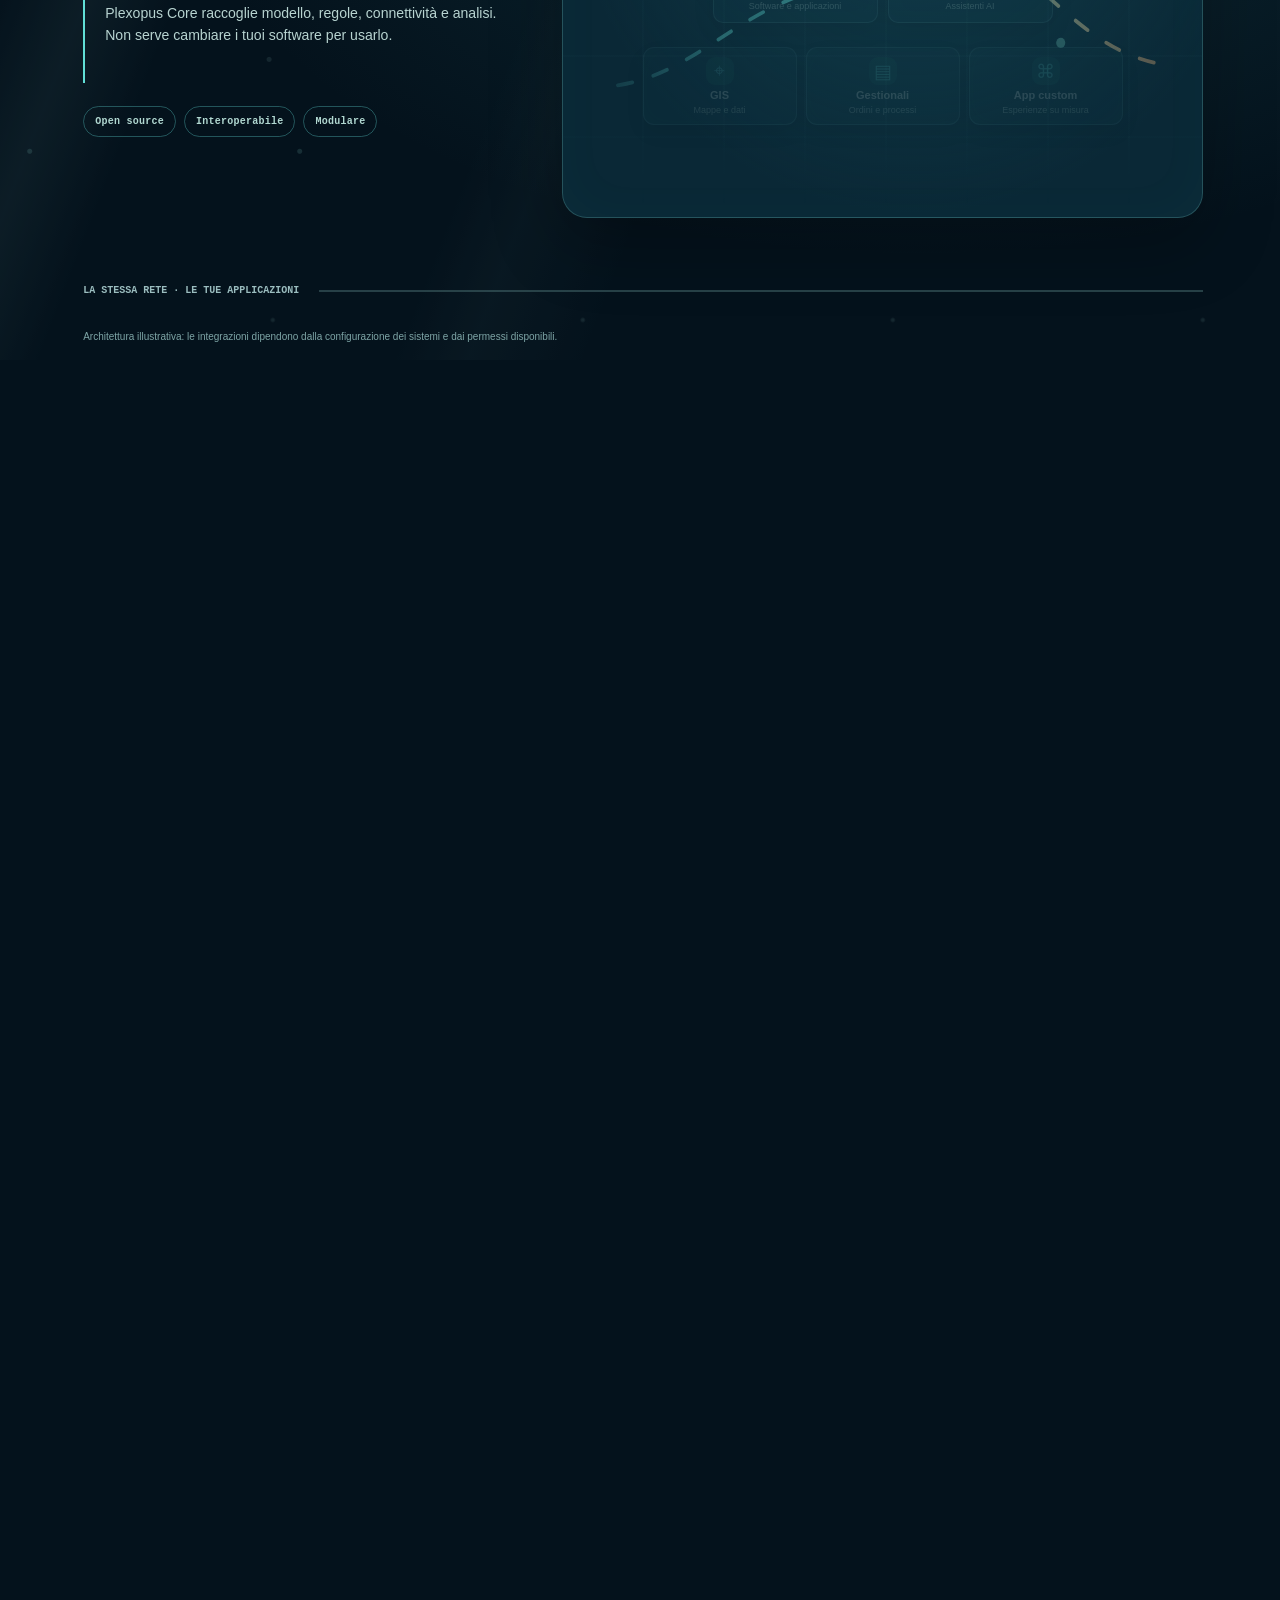
<file: it/index.html>
<!doctype html>
<html lang="it">
<head>
  <meta charset="utf-8">
  <meta name="viewport" content="width=device-width, initial-scale=1, viewport-fit=cover">
  <meta name="theme-color" content="#092431">
  <meta name="color-scheme" content="light">
  <meta name="description" content="Plexopus è il motore open source per comprendere e gestire le reti: tracing, scenari, isolamento, Plexopus Studio e integrazioni AI tramite MCP.">
  <meta name="robots" content="index,follow">
  <title>Plexopus — Intelligenza di rete aperta, oltre la mappa</title>
  <link rel="canonical" href="https://plexopus.org/it/">
  <link rel="alternate" hreflang="it" href="https://plexopus.org/it/">
  <link rel="alternate" hreflang="en" href="https://plexopus.org/">
  <link rel="alternate" hreflang="x-default" href="https://plexopus.org/">
  <meta property="og:type" content="website">
  <meta property="og:site_name" content="Plexopus">
  <meta property="og:title" content="Plexopus — Intelligenza di rete aperta, oltre la mappa">
  <meta property="og:description" content="Reti connesse, Plexopus Studio, assistenti AI e integrazioni aperte: esplora l'intelligenza di rete, oltre la mappa.">
  <meta property="og:url" content="https://plexopus.org/it/">
  <meta property="og:locale" content="it_IT">
  <link rel="icon" type="image/png" sizes="32x32" href="../assets/favicon-32x32.png">
  <link rel="apple-touch-icon" href="../assets/apple-touch-icon.png">
  <link rel="stylesheet" href="../assets/tokens.css">
  <link rel="stylesheet" href="../assets/story.css">
  <link rel="stylesheet" href="../assets/story-scenes.css">
  <link rel="stylesheet" href="../assets/story-mobile.css">
  <link rel="stylesheet" href="../assets/story-official.css">
  <script src="../assets/story.js" defer></script>
  <script src="../assets/story-official.js" defer></script>
</head>
<body>
  <a class="skip" href="#main">Vai al contenuto</a>
  <header class="topbar">
    <a href="#top" class="brand" aria-label="Plexopus, torna all'inizio">
      <img src="../assets/plexopus-symbol-128.png" width="34" height="34" alt="">
      <span>Plexopus</span>
    </a>
    <nav class="topbar-nav" aria-label="Sezioni principali">
      <a class="topbar-link" href="#capabilities-bridge">Funzionalità</a>
      <a class="topbar-link" href="#studio-story">Studio</a>
      <a class="topbar-link" href="#conversation">Assistente AI</a>
      <a class="topbar-link" href="#ecosystem">Integrazioni</a>
    </nav>
    <nav class="lang-switch" aria-label="Lingua">
      <a data-language-switch href="../" lang="en" hreflang="en">EN</a>
      <span aria-hidden="true">/</span>
      <a data-language-switch href="./" lang="it" hreflang="it" aria-current="page">IT</a>
    </nav>
    <details class="mobile-nav">
      <summary>Menu</summary>
      <nav aria-label="Navigazione mobile">
        <a href="#capabilities-bridge">Funzionalità</a>
        <a href="#studio-story">Studio</a>
        <a href="#conversation">Assistente AI</a>
        <a href="#ecosystem">Integrazioni</a>
        <a href="#open-source">Open source</a>
      </nav>
    </details>
  </header>

  <main id="main">
    <section class="intro" id="top" aria-labelledby="intro-title">
      <div class="intro-glow" aria-hidden="true"></div>
      <div class="intro-content">
        <p class="overline"><span class="tiny-line"></span> OPEN NETWORK INTELLIGENCE</p>
        <h1 id="intro-title">C'è molto di più<br><em>sotto la superficie.</em></h1>
        <p class="intro-lead">Ogni connessione nasconde una storia. Plexopus la rende comprensibile, navigabile e utile. Segui il polpo, esplora la rete e scopri che cosa accade quando l'intelligenza incontra le infrastrutture.</p>
        <div class="intro-actions">
          <a class="primary-action" href="#dive">Inizia il viaggio <span aria-hidden="true">↓</span></a>
          <span class="intro-hint">Scorri per dare vita alla storia</span>
        </div>
      </div>
      <div class="intro-symbol" aria-hidden="true">
        <div class="intro-ring ring-outside"></div>
        <div class="intro-ring ring-inside"></div>
        <img src="../assets/plexopus-symbol-128.png" width="220" height="220" alt="">
        <div class="intro-label">CONNESSIONI, NON SOLO MAPPE</div>
      </div>
      <div class="sea-horizon" aria-hidden="true">
        <svg viewBox="0 0 1440 160" preserveAspectRatio="none"><path d="M0 59C160 10 290 100 455 62S710 23 880 65 1170 101 1440 46V160H0Z" fill="#fbfcf8"/><path d="M0 94C210 62 292 144 473 97S823 68 1039 99 1315 109 1440 77V160H0Z" fill="#0c7180"/></svg>
      </div>
      <a href="#dive" class="scroll-cue" aria-label="Scorri verso il mondo sommerso"><span>SCORRI PER ESPLORARE</span><span class="scroll-line" aria-hidden="true"></span></a>
    </section>

        <section id="dive" class="scroll-track dive-track" aria-labelledby="dive-title">
      <div class="stage dive-stage" id="dive-stage" data-depth="0">
        <div class="sun-shimmer" aria-hidden="true"></div>
        <div class="light-beams" aria-hidden="true"><i></i><i></i><i></i></div>
        <div class="sea-particles" aria-hidden="true"><i></i><i></i><i></i><i></i><i></i><i></i><i></i><i></i><i></i><i></i></div>
        <div class="depth-indicator" aria-hidden="true"><div class="depth-track"><span id="depth-progress"></span></div></div>

        <div class="dive-copy">
          <p class="overline light">CAPITOLO 01 / IL VIAGGIO</p>
          <div class="dive-caption" data-dive-caption="0">
            <h2 id="dive-title">Dalla superficie<br>alle connessioni.</h2>
            <p>Scendi sotto ciò che vedi. Le reti non sono soltanto linee sulla mappa, ma relazioni e regole che vale la pena comprendere.</p>
          </div>
          <div class="dive-caption" data-dive-caption="1">
            <h2>Ogni elemento<br>è collegato.</h2>
            <p>Un nodo, una valvola, un tratto di rete. Plexopus segue la connettività reale del modello e rende visibili i percorsi che li uniscono.</p>
          </div>
          <div class="dive-caption" data-dive-caption="2">
            <h2>Oltre la mappa.<br>Dentro la rete.</h2>
            <p>Traccia, confronta scenari e pianifica isolamenti con alimentazioni e vincoli espliciti. Senza confondere una connessione con un flusso fisico.</p>
          </div>
        </div>

        <div class="octo-traveler" id="octo-traveler" aria-hidden="true">
          <div class="traveler-halo"></div>
          <img src="../assets/plexopus-symbol-128.png" width="180" height="180" alt="">
          <span class="traveler-signal signal-a"></span><span class="traveler-signal signal-b"></span><span class="traveler-signal signal-c"></span>
        </div>

        <div class="seabed-network" aria-hidden="true">
          <svg viewBox="0 0 1200 480" preserveAspectRatio="xMidYMax meet">
            <defs>
              <linearGradient id="sealine" x1="0" y1="0" x2="1" y2="0"><stop stop-color="#61dfd6"/><stop offset=".65" stop-color="#61dfd6"/><stop offset="1" stop-color="#ffb475"/></linearGradient>
              <filter id="node-glow"><feGaussianBlur stdDeviation="7"/></filter>
            </defs>
            <path class="seabed-backline" d="M50 390H270L430 264H660L814 187H1070M430 264L540 394H788L998 341M814 187V65H1030M270 390L158 278H35" fill="none" stroke="#557884" stroke-width="9" stroke-linecap="round" stroke-linejoin="round"/>
            <path class="seabed-highlight" d="M50 390H270L430 264H660L814 187H1070M430 264L540 394H788L998 341M814 187V65H1030" fill="none" stroke="url(#sealine)" stroke-width="7" stroke-linecap="round" stroke-linejoin="round" pathLength="1"/>
            <g fill="#0e3443" stroke="#7fe1d4" stroke-width="5"><circle cx="50" cy="390" r="15"/><circle cx="270" cy="390" r="12"/><circle cx="430" cy="264" r="15"/><circle cx="660" cy="264" r="12"/><circle cx="814" cy="187" r="18"/><circle cx="1070" cy="187" r="14"/><circle cx="540" cy="394" r="11"/><circle cx="788" cy="394" r="13"/><circle cx="998" cy="341" r="15"/><circle cx="1030" cy="65" r="14"/></g>
            <g fill="#c8eeeb" font-family="sans-serif" font-size="22" font-weight="600"><text x="19" y="346">SOURCE</text><text x="399" y="226">V-102</text><text x="853" y="140">JUNCTION</text><text x="981" y="305">NODE</text></g>
            <circle cx="430" cy="264" r="35" fill="#61dfd6" opacity=".18" filter="url(#node-glow)"/>
          </svg>
          <div class="seabed-floor"></div>
        </div>
        <div class="stage-bottom-hint" aria-hidden="true">SCOPRI CHE COSA PUOI FARE <span>↓</span></div>
      </div>
    </section>

    <section class="bridge scroll-track" id="capabilities-bridge" aria-labelledby="bridge-title">
  <div class="stage bridge-stage" id="bridge-stage" data-bridge-index="0">
    <div class="ocean-continuity" aria-hidden="true"></div>
    <div class="bridge-inner">
      <div class="bridge-copy">
        <p class="overline light">CAPITOLO 02 / CAPIRE LA RETE <span class="bridge-counter" id="bridge-counter">01 / 03</span></p>
        <h2 id="bridge-title">Capire una rete.<br><span>Gestirla con semplicità.</span></h2>
        <p>Scopri come Plexopus segue i collegamenti, confronta scenari e pianifica isolamenti.</p>
      </div>
      <div class="bridge-flow" aria-hidden="true"><svg data-bridge-scene="0" viewBox="0 0 620 216" preserveAspectRatio="xMidYMid meet" aria-hidden="true">
 <path d="M34 115H130L215 64H355L465 29M215 64V155H359L545 184M130 115V187H70" class="cap-base"/>
 <path d="M34 115H130L215 64H355L465 29M215 64V155H359L545 184" class="cap-ink" pathLength="1"/>
 <g class="cap-nodes"><circle cx="34" cy="115" r="10"/><circle cx="130" cy="115" r="8"/><circle cx="215" cy="64" r="11"/><circle cx="355" cy="64" r="8"/><circle cx="465" cy="29" r="10"/><circle cx="215" cy="155" r="8"/><circle cx="359" cy="155" r="9"/><circle cx="545" cy="184" r="11"/></g>
 <g class="cap-labels"><text x="14" y="96">ORIGINE</text><text x="203" y="41">V-102</text><text x="469" y="19">RAMO A</text><text x="501" y="208">RAMO B</text></g>
</svg>
<svg data-bridge-scene="1" class="cap-closure-diagram" viewBox="0 0 620 216" preserveAspectRatio="xMidYMid meet" aria-hidden="true">
  <text x="24" y="27" class="cap-heading">SCENARIO DI RETE</text>
  <text x="596" y="27" text-anchor="end" class="cap-phase cap-closure-label-before">RETE ORIGINALE</text>
  <text x="596" y="27" text-anchor="end" class="cap-phase cap-closure-label-after">CHIUSURA IPOTETICA</text>
  <!-- One persistent network; only its connectivity state changes with scroll. -->
  <path d="M36 105H141L250 105H365L468 64H572M365 105L468 165H572M141 105V173H74"
        class="cap-closure-backbone"/>
  <!-- Upstream and a separate branch remain reachable from the selected origin. -->
  <path d="M36 105H141L250 105M141 105V173H74" class="cap-closure-reached"/>
  <!-- The same branches change from reachable to disconnected AFTER the valve closes. -->
  <path d="M250 105H365L468 64H572M365 105L468 165H572" class="cap-closure-before"/>
  <path d="M250 105H365L468 64H572M365 105L468 165H572" class="cap-closure-after"/>
  <g class="cap-closure-nodes">
    <circle cx="36" cy="105" r="10"/><circle cx="141" cy="105" r="8"/>
    <circle cx="365" cy="105" r="9"/><circle cx="468" cy="64" r="8"/>
    <circle cx="572" cy="64" r="11"/><circle cx="468" cy="165" r="8"/>
    <circle cx="572" cy="165" r="11"/><circle cx="74" cy="173" r="8"/>
  </g>
  <g class="cap-closure-valve">
    <circle cx="250" cy="105" r="17" class="cap-closure-valve-ring"/>
    <path d="M244 99L256 111M256 99L244 111" class="cap-closure-valve-cross"/>
    <circle cx="250" cy="105" r="28" class="cap-closure-valve-glow"/>
  </g>
  <g class="cap-labels">
    <text x="16" y="82">ORIGINE</text>
    <text x="233" y="67">V-102</text>
    <text x="526" y="47">RAMO A</text>
    <text x="529" y="192">RAMO B</text>
  </g>
  <g class="cap-closure-explanation cap-closure-legend-before">
    <rect x="21" y="184" width="205" height="27" rx="13" class="cap-legend-bg"/>
    <circle cx="37" cy="197" r="5" fill="#61dfd6"/>
    <text x="51" y="202" class="cap-legend-text">Tutti i percorsi raggiungibili</text>
  </g>
  <g class="cap-closure-explanation cap-closure-legend-after">
    <rect x="21" y="184" width="235" height="27" rx="13" class="cap-legend-bg"/>
    <circle cx="37" cy="197" r="5" fill="#61dfd6"/>
    <text x="51" y="202" class="cap-legend-text">Raggiungibile</text>
    <circle cx="139" cy="197" r="5" fill="#ffb475"/>
    <text x="153" y="202" class="cap-legend-text">Non raggiunto</text>
  </g>
</svg>
<svg data-bridge-scene="2" viewBox="0 0 620 216" preserveAspectRatio="xMidYMid meet" aria-hidden="true">
 <text x="24" y="26" class="cap-heading">ALIMENTAZIONI ESPLICITE</text>
 <path d="M45 73H210L337 116H555M45 179H210L337 116" class="cap-base"/>
 <path d="M45 73H210M45 179H210" class="cap-ink" pathLength="1"/>
 <path d="M210 73L337 116H555M210 179L337 116" class="cap-unreached"/>
 <g class="cap-nodes"><circle cx="45" cy="73" r="12"/><circle cx="45" cy="179" r="12"/></g>
 <circle cx="210" cy="73" r="16" class="cap-barrier"/><circle cx="210" cy="179" r="16" class="cap-barrier"/>
 <path d="m202 65 16 16m0-16-16 16m0 90 16 16m0-16-16 16" class="cap-cross"/>
 <rect x="524" y="102" width="56" height="28" rx="6" class="cap-target"/>
 <g class="cap-labels"><text x="18" y="54">S1</text><text x="18" y="205">S2</text><text x="194" y="48">V-12</text><text x="194" y="159">V-16</text><text x="527" y="95">TARGET</text></g>
 <text x="533" y="120" class="cap-target-label">P-17</text>
</svg>
</div>
      <div class="bridge-values" aria-label="Capacità del motore Plexopus">
        <article class="bridge-value is-active" data-bridge-step="0"><b>01 / TRACE</b><h3>Segui le connessioni</h3><p>Dall'elemento selezionato, esplora i percorsi raggiungibili.</p></article>
        <article class="bridge-value" data-bridge-step="1"><b>02 / SCENARIO</b><h3>Prova una chiusura</h3><p>Confronta la rete prima e dopo una barriera temporanea.</p></article>
        <article class="bridge-value" data-bridge-step="2"><b>03 / ISOLAMENTO</b><h3>Pianifica un isolamento</h3><p>Individua dispositivi proposti rispetto alle alimentazioni dichiarate.</p></article>
      </div>
      <div class="bridge-bottom">
        <div class="bridge-progress" aria-hidden="true"><span id="bridge-progress-fill"></span></div>
        <p class="bridge-footnote">Schemi illustrativi: non rappresentano flussi fisici, manovre reali o risultati di una rete specifica.</p>
      </div>
    </div>
  </div>
</section>


        <section id="studio-story" class="scroll-track studio-track" aria-labelledby="studio-title">
      <div class="stage studio-stage" id="studio-stage" data-studio-mode="explore"><div class="ocean-continuity" aria-hidden="true"></div>
        <div class="studio-atmosphere" aria-hidden="true"></div>
        <div class="studio-story-top"><p class="overline light">CAPITOLO 03 / PLEXOPUS STUDIO</p><span class="studio-story-counter" id="studio-story-counter">01 / 03</span></div>
        <div class="studio-story-copy">
          <h2 id="studio-title">La rete davanti a te.<br><em>Tutto sotto controllo.</em></h2>
          <p class="studio-story-lead">Con Studio esplori, modifichi e verifichi la rete direttamente sulla mappa.</p>
          <div class="studio-step-copy" aria-live="polite">
            <p class="studio-step-label" id="studio-step-label">01 · ESPLORA</p>
            <h3 id="studio-step-heading">Seleziona. Scopri. Esplora.</h3>
            <p id="studio-step-description">Seleziona un elemento e segui i suoi collegamenti sulla mappa.</p>
          </div>
          <div class="studio-step-markers" aria-label="Fasi della dimostrazione"><span class="is-active">Esplora</span><span>Gestisci</span><span>Verifica</span></div>
        </div>
        <div class="studio-theatre">
          <div class="studio" id="story-studio" role="img" aria-label="Illustrazione concettuale di Plexopus Studio: rete in mappa, ricerca ed operazioni di gestione">
            <div class="studio-bar"><div class="studio-symbol"><img src="../assets/plexopus-symbol-128.png" width="24" height="24" alt=""></div><strong>Plexopus <span>Studio</span></strong><span class="studio-network-name">WATER NETWORK · SAMPLE</span><span class="studio-controls">○ ○ ○</span></div>
            <div class="studio-search">⌕ &nbsp; Cerca elemento o azione <span>⌘ K</span></div>
            <div class="studio-map">
              <svg viewBox="0 0 640 390" preserveAspectRatio="xMidYMid slice">
                <defs><pattern id="studio-map-grid" width="32" height="32" patternUnits="userSpaceOnUse"><path d="M32 0H0V32" stroke="#c3d5d2" stroke-width="1" fill="none"/></pattern></defs>
                <rect width="640" height="390" fill="#e5efeb"/><rect width="640" height="390" fill="url(#studio-map-grid)"/>
                <path d="M-15 120Q220 100 360 155T685 145M-15 320Q170 235 305 285T685 290" fill="none" stroke="#d5cdbb" stroke-width="28"/>
                <path d="M-15 120Q220 100 360 155T685 145M-15 320Q170 235 305 285T685 290" fill="none" stroke="#f9faf7" stroke-width="16"/>
                <path d="M22 205L169 135L294 203L404 98L603 122M294 203L393 291L574 321" fill="none" stroke="#628c88" stroke-width="12" stroke-linecap="round"/>
                <path class="studio-network-trace" d="M22 205L169 135L294 203L404 98L603 122" fill="none" stroke="#0c948f" stroke-width="9" stroke-linecap="round" pathLength="1"/>
                <path class="studio-draft-connection" d="M169 135L404 98" fill="none" stroke="#E9A268" stroke-width="7" stroke-linecap="round" pathLength="1"/>
                <g class="studio-explore-focus" aria-hidden="true">
                  <circle cx="294" cy="203" r="25" fill="#0b8585" fill-opacity=".15" stroke="#0c948f" stroke-width="3" stroke-dasharray="6 5"/>
                  <circle cx="294" cy="203" r="8" fill="#0c948f"/>
                </g>
                <g class="studio-build-picks" aria-hidden="true">
                  <circle cx="169" cy="135" r="22" fill="#fcf0df" fill-opacity=".7" stroke="#dc8d45" stroke-width="4"/>
                  <circle cx="404" cy="98" r="22" fill="#fcf0df" fill-opacity=".7" stroke="#dc8d45" stroke-width="4"/>
                  <g font-family="sans-serif" font-size="17" font-weight="700" fill="#9b581f" text-anchor="middle">
                    <text x="169" y="141">1</text><text x="404" y="104">2</text>
                  </g>
                </g>
                <text class="studio-build-link-label" x="275" y="85" text-anchor="middle">S1 → J4</text>
                <g class="studio-validation-focus" aria-hidden="true">
                  <circle cx="393" cy="291" r="28" fill="#f4bd84" fill-opacity=".2" stroke="#c97e40" stroke-width="4"/>
                  <circle cx="393" cy="291" r="13" fill="#f4bd84"/>
                  <path d="M393 282V293M393 299V301" stroke="#713e1d" stroke-width="4" stroke-linecap="round"/>
                </g>
                <path class="studio-network-disconnected" d="M294 203L393 291L574 321" fill="none" stroke="#de9464" stroke-width="8" stroke-dasharray="12 10" stroke-linecap="round"/>
                <g fill="#fff" stroke="#0c948f" stroke-width="5"><circle cx="22" cy="205" r="12"/><circle cx="169" cy="135" r="10"/><circle cx="294" cy="203" r="13"/><circle cx="404" cy="98" r="11"/><circle cx="603" cy="122" r="11"/></g>
                <g fill="#fff8f1" stroke="#de9464" stroke-width="4"><circle cx="393" cy="291" r="10"/><circle cx="574" cy="321" r="12"/></g>
                <g font-family="sans-serif" font-weight="700" font-size="15" fill="#38615f"><text x="127" y="111">S1</text><text x="277" y="179">V-102</text><text x="413" y="76">J4</text></g>
              </svg>
              <div class="studio-overlay">
                <span class="overlay-kicker" id="studio-overlay-kicker">ESPLORA LA RETE</span>
                <strong id="studio-overlay-title">Valvola V-102</strong>
                <p id="studio-overlay-description">Seleziona un elemento e scopri come si collega alla rete.</p>
                <div class="studio-overlay-facts" id="studio-overlay-facts" aria-hidden="true">
                  <span class="studio-fact"><b id="studio-fact-a">V-102</b><small id="studio-fact-a-label">Elemento</small></span>
                  <span class="studio-fact"><b id="studio-fact-b">Traccia</b><small id="studio-fact-b-label">Azione guidata</small></span>
                </div>
                <div class="overlay-status"><span class="status-dot"></span><span id="studio-overlay-state">Esplora i collegamenti</span></div>
              </div>
              <div class="studio-map-mode" aria-hidden="true"><span class="studio-map-mode-icon" id="studio-map-mode-icon">⌕</span><span id="studio-map-mode-text">Selezione sulla mappa</span></div>
              <div class="studio-zoom">+<span>−</span></div>
            </div>
            <div class="studio-footer">MODEL <span>BUILD</span> RULES <span>VALIDATE</span><b>PLEXOPUS</b></div>
          </div>
        </div>
        <div class="studio-story-footer">
          <span>STUDIO · VEDI, GESTISCI, VERIFICA</span>
          <div class="studio-story-progress" aria-hidden="true"><span id="studio-progress-fill"></span></div>
        </div>
        <p class="studio-story-disclaimer">Esempio illustrativo dell'interfaccia: nessuna modifica reale viene eseguita sulla rete.</p>
      </div>
    </section>

    
    <section id="conversation" class="scroll-track conversation-track" aria-labelledby="conversation-title">
      <div class="stage conversation-stage" id="conversation-stage" data-moment="0"><div class="ocean-continuity" aria-hidden="true"></div>
        <div class="conversation-aura" aria-hidden="true"></div>
        <div class="conversation-topline"><p class="overline light">CAPITOLO 04 / ASSISTENTE DI RETE</p><span class="moment-counter" id="moment-counter">01 / 05</span></div>
        <div class="conversation-copy">
          <h2 id="conversation-title">Una domanda.<br><em>La rete risponde.</em></h2>
          <p id="moment-description">Con MCP puoi dialogare con Plexopus attraverso il tuo assistente AI, senza aprire un'interfaccia tecnica.</p>
          <div class="moment-dots" aria-label="Sequenza narrativa" role="group"><span class="active"></span><span></span><span></span><span></span><span></span></div>
        </div>

        <div class="device-theatre" aria-label="Dimostrazione concettuale di assistente AI collegato a Plexopus">
          <div class="phone-shadow" aria-hidden="true"></div>
          <div class="phone" id="story-phone" aria-hidden="true">
            <div class="phone-frame">
              <div class="phone-notch"></div>
              <div class="phone-toolbar"><span class="phone-back">‹</span><div class="assistant-avatar"><img src="../assets/plexopus-symbol-128.png" alt="" width="25" height="25"></div><span><strong>Assistente di rete</strong><small>via Plexopus MCP</small></span><span class="more-dots">•••</span></div>
              <div class="phone-chat">
                <div class="phone-welcome"><span class="phone-glyph"><img src="../assets/plexopus-symbol-128.png" alt="" width="40" height="40"></span><span>La rete ha le risposte.<br>Fai una domanda.</span></div>
                <div class="phone-question" id="phone-question"><span id="typed-question"></span><span class="typing-caret"></span></div>
                <div class="phone-tool"><span class="tool-led"></span><span>plexopus.trace_scenario</span><span class="tool-status">autorizzato</span></div>
                <div class="phone-result">
                  <div class="result-pill"><span></span> ANALISI DELLO SCENARIO</div>
                  <p>Confronto completato.</p>
                  <svg class="phone-mini-network" viewBox="0 0 240 110" role="img" aria-label="Confronto schematico di percorsi raggiungibili e non più raggiungibili">
                    <path d="M18 64H79L133 29H215M79 64L139 87H215" stroke="#1d6c77" stroke-width="8" stroke-linecap="round" stroke-linejoin="round" fill="none"/>
                    <path d="M18 64H79L133 29H215" stroke="#12b8a7" stroke-width="5" stroke-linecap="round" stroke-linejoin="round" fill="none"/>
                    <path d="M79 64L139 87H215" stroke="#ed9b61" stroke-width="5" stroke-dasharray="7 7" stroke-linecap="round" stroke-linejoin="round" fill="none"/>
                    <g fill="white" stroke="#1d9d95" stroke-width="3"><circle cx="18" cy="64" r="8"/><circle cx="79" cy="64" r="9"/><circle cx="215" cy="29" r="8"/></g><circle cx="215" cy="87" r="8" fill="#fff2e6" stroke="#ed9b61" stroke-width="3"/>
                  </svg>
                  <p class="result-small"><span class="result-dot"></span> Raggiungibile <span class="result-dot amber"></span> Non più raggiungibile</p>
                  <span class="result-footnote">Esempio illustrativo · nessun dato reale</span>
                </div>
              </div>
              <div class="phone-input"><span>Chiedi alla rete…</span><span class="send-icon">↑</span></div>
              <div class="home-indicator"></div>
            </div>
          </div>



        </div>

        <div class="progress-footer"><span>SCORRI PER AVANZARE</span><div class="scene-timeline" aria-hidden="true"><span id="scene-timeline-fill"></span></div><span>DOMANDA → MCP → RISPOSTA</span></div>
        <p class="concept-disclaimer">Conversazione illustrativa: il sito non interroga reti reali. MCP collega gli assistenti compatibili a Plexopus secondo configurazione e autorizzazioni.</p>
      </div>
    </section>

    
        <section id="ecosystem" class="scroll-track ecosystem-track" aria-labelledby="ecosystem-title">
      <div class="stage ecosystem-stage" id="ecosystem-stage" data-ecosystem-step="0">
        <div class="ocean-continuity" aria-hidden="true"></div>
        <div class="ecosystem-atmosphere" aria-hidden="true"></div>
        <div class="ecosystem-topline">
          <p class="overline light">CAPITOLO 05 / L'ECOSISTEMA</p>
          <span id="ecosystem-counter">01 / 03</span>
        </div>
        <div class="ecosystem-content">
          <div class="ecosystem-copy">
            <h2 id="ecosystem-title">La rete non finisce<br><em>nella mappa.</em></h2>
            <p class="ecosystem-lead">Un solo motore, tanti modi di integrare l'intelligenza di rete nei tuoi strumenti.</p>
            <div class="ecosystem-story" aria-live="polite">
              <p class="ecosystem-step-label" id="ecosystem-step-label">01 · UNA BASE APERTA</p>
              <h3 id="ecosystem-step-title">Il motore è indipendente.</h3>
              <p id="ecosystem-step-text">Plexopus Core raccoglie modello, regole, connettività e analisi. Non serve cambiare i tuoi software per usarlo.</p>
            </div>
            <div class="ecosystem-tags"><span>Open source</span><span>Interoperabile</span><span>Modulare</span></div>
          </div>
          <div class="ecosystem-visual" role="img" aria-label="Illustrazione dei flussi dal modello di rete a Plexopus Core, ai servizi REST e MCP e ad applicazioni GIS e non GIS">
            <div class="ecosystem-stream" aria-hidden="true">
              <svg viewBox="0 0 560 450" preserveAspectRatio="none">
                <defs>
                  <linearGradient id="eco-current"><stop stop-color="#61dfd6" stop-opacity=".12"/><stop offset=".5" stop-color="#61dfd6" stop-opacity=".94"/><stop offset="1" stop-color="#ffb475" stop-opacity=".45"/></linearGradient>
                </defs>
                <path class="eco-current-line eco-line-a" d="M32 102C125 96 137 181 277 181S422 93 532 98" fill="none"/>
                <path class="eco-current-line eco-line-b" d="M32 118C146 119 145 214 276 214S431 319 532 330" fill="none"/>
                <path class="eco-current-line eco-line-c" d="M32 347C124 344 159 264 277 264S427 248 532 226" fill="none"/>
                <g class="eco-current-particles" fill="#8af3df"><circle cx="92" cy="107" r="4"/><circle cx="255" cy="181" r="4"/><circle cx="436" cy="312" r="4"/></g>
              </svg>
            </div>
            <div class="ecosystem-stack">
              <div class="eco-source">
                <span class="eco-source-label">LA RETE</span>
                <svg viewBox="0 0 200 76" aria-hidden="true">
                  <path d="M13 40H58L91 15H136L178 40M91 15V63H144" stroke="#62d5c7" stroke-width="5" stroke-linecap="round" fill="none"/>
                  <g fill="#123d49" stroke="#90f1e2" stroke-width="3"><circle cx="13" cy="40" r="7"/><circle cx="58" cy="40" r="7"/><circle cx="91" cy="15" r="7"/><circle cx="136" cy="15" r="7"/><circle cx="178" cy="40" r="7"/><circle cx="91" cy="63" r="7"/><circle cx="144" cy="63" r="7"/></g>
                </svg>
                <small>Assets · connessioni · regole</small>
              </div>
              <div class="eco-flow-line" aria-hidden="true"><span></span></div>
              <div class="eco-core">
                <img src="../assets/plexopus-symbol-128.png" width="44" height="44" alt="">
                <div><strong>Plexopus Core</strong><small>Intelligenza di rete riutilizzabile</small></div>
              </div>
              <div class="eco-flow-line second" aria-hidden="true"><span></span></div>
              <div class="eco-services">
                <div class="eco-service"><strong>REST API</strong><small>Software e applicazioni</small></div>
                <div class="eco-service"><strong>MCP</strong><small>Assistenti AI</small></div>
              </div>
              <div class="eco-destinations">
                <div class="eco-destination"><span class="eco-dest-icon">⌖</span><strong>GIS</strong><small>Mappe e dati</small></div>
                <div class="eco-destination"><span class="eco-dest-icon">▤</span><strong>Gestionali</strong><small>Ordini e processi</small></div>
                <div class="eco-destination"><span class="eco-dest-icon">⌘</span><strong>App custom</strong><small>Esperienze su misura</small></div>
              </div>
            </div>
          </div>
        </div>
        <div class="ecosystem-bottom">
          <span>LA STESSA RETE · LE TUE APPLICAZIONI</span>
          <div class="ecosystem-progress" aria-hidden="true"><span id="ecosystem-progress-fill"></span></div>
        </div>
        <p class="ecosystem-note">Architettura illustrativa: le integrazioni dipendono dalla configurazione dei sistemi e dai permessi disponibili.</p>
      </div>
    </section>

    <section class="closing" id="next" aria-labelledby="closing-title"><div class="ocean-continuity" aria-hidden="true"></div>
      <div class="closing-glow" aria-hidden="true"></div>
      <div class="closing-emblem"><img src="../assets/plexopus-symbol-128.png" width="96" height="96" alt=""></div>
      <p class="overline light">UN SOLO MOTORE. MOLTI MODI DI USARLO.</p>
      <h2 id="closing-title">Oltre la mappa.<br><em>Ogni connessione conta.</em></h2>
      <p>Un motore open source, due modi complementari per usarlo: Plexopus Studio per vedere e gestire le reti; MCP per parlarci attraverso gli assistenti AI. Se necessario, le due esperienze possono integrarsi.</p>
      <div class="closing-links"><a href="#studio-story" class="primary-action">Scopri Plexopus Studio <span aria-hidden="true">↑</span></a><a href="#top" class="secondary-action">Rivedi il viaggio ↑</a></div>
      <div class="open-source-note" id="open-source">
        <p><strong>Open source, interoperabile, indipendente.</strong> Plexopus è pensato per inserirsi nelle infrastrutture digitali esistenti, anche non GIS.</p>
        <a href="https://www.mozilla.org/en-US/MPL/2.0/" target="_blank" rel="noopener noreferrer">Licenza Mozilla Public License 2.0 <span aria-hidden="true">↗</span></a>
      </div>
      <div class="closing-footnote">Plexopus · Intelligenza di rete aperta · MPL 2.0</div>
    </section>
  </main>
  <footer class="site-footer">
    <span>© Plexopus 2026</span>
    <nav aria-label="Collegamenti del footer">
      <a href="#capabilities-bridge">Funzionalità</a>
      <a href="#open-source">Open source</a>
      <a href="https://www.mozilla.org/en-US/MPL/2.0/" target="_blank" rel="noopener noreferrer">Licenza MPL-2.0</a>
      <a href="../" lang="en" hreflang="en">English</a>
    </nav>
  </footer>
</body>
</html>
</file>
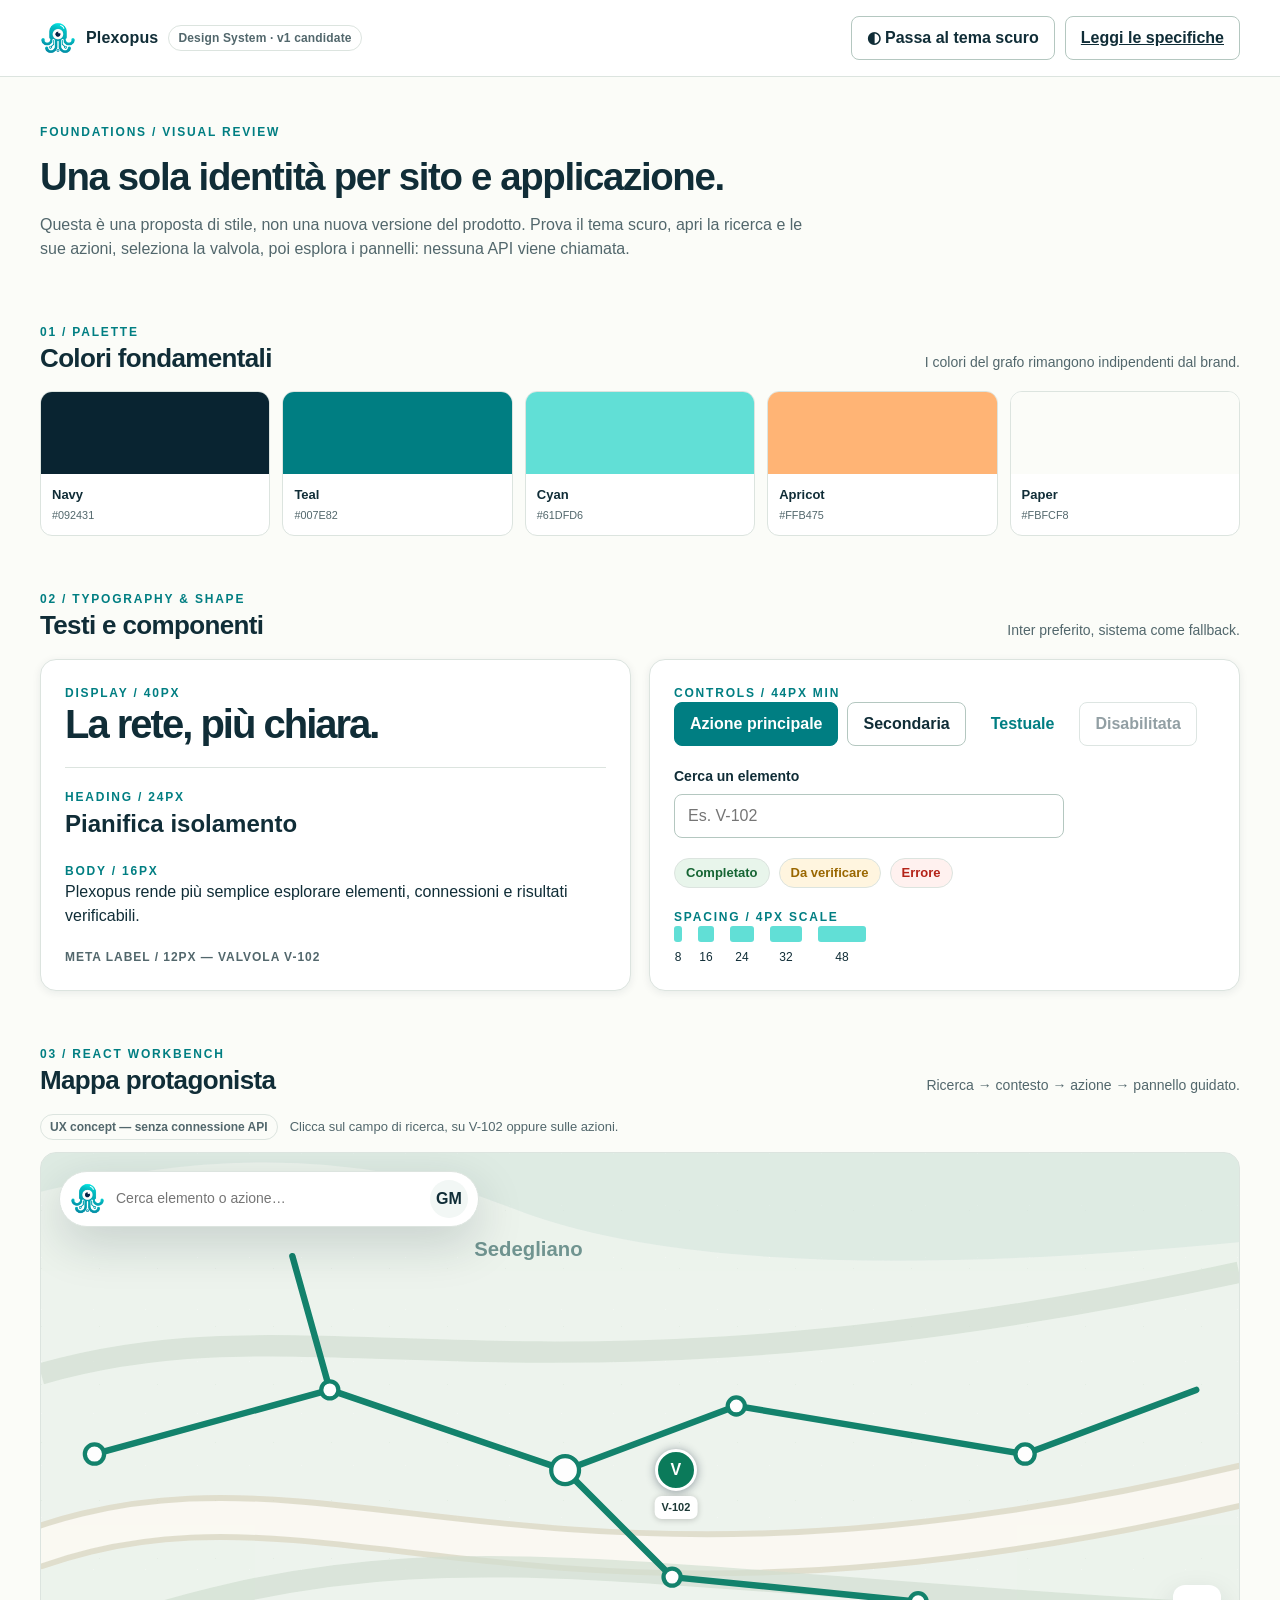
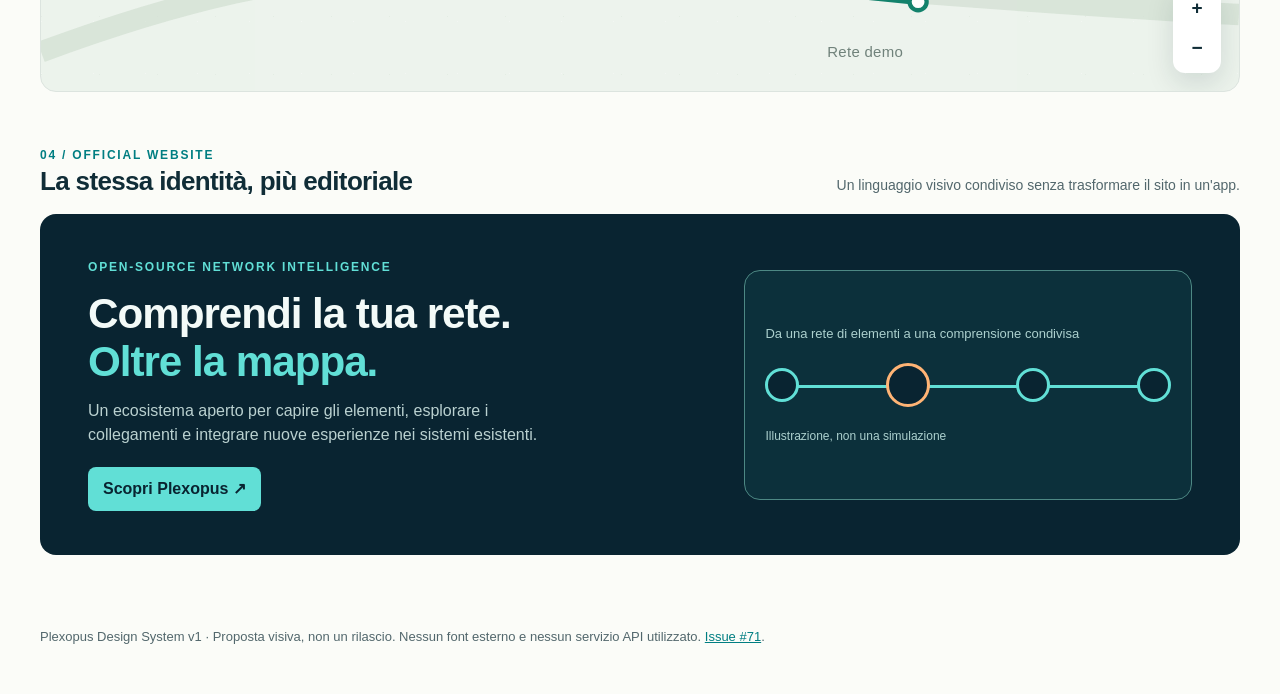
<file: preview/design-system/index.html>
<!doctype html>
<html lang="it" data-plexopus-theme="light">
<head>
  <meta charset="utf-8">
  <meta name="viewport" content="width=device-width,initial-scale=1">
  <meta name="color-scheme" content="light dark">
  <title>Plexopus · Design System v1 — Review preview</title>
  <link rel="stylesheet" href="./tokens.css">
  <style>
    *,*::before,*::after{box-sizing:border-box}
    html{scroll-behavior:smooth}
    body{margin:0;background:var(--px-color-background);color:var(--px-color-text);font:var(--px-text-base)/var(--px-line-body) var(--px-font-sans)}
    button,input{font:inherit}button{cursor:pointer}
    :focus-visible{outline:3px solid var(--px-color-focus);outline-offset:3px}
    [hidden]{display:none!important}
    a{color:var(--px-color-link)}.skip{position:absolute;left:-10000px}.skip:focus{left:16px;top:16px;z-index:40;background:var(--px-color-surface);padding:12px}
    .top{display:flex;align-items:center;justify-content:space-between;gap:16px;flex-wrap:wrap;padding:16px max(24px,calc((100vw - 1200px)/2));background:var(--px-color-surface);border-bottom:1px solid var(--px-color-border);position:sticky;top:0;z-index:25}
    .brand{display:flex;align-items:center;gap:10px;font-weight:750;letter-spacing:.01em}.brand img{width:36px;height:36px;object-fit:contain}
    .tag{padding:3px 9px;border:1px solid var(--px-color-border);border-radius:var(--px-radius-pill);font-size:12px;color:var(--px-color-text-muted);font-weight:600}
    .actions{display:flex;gap:10px;flex-wrap:wrap}.container{width:min(1200px,calc(100% - 44px));margin:auto}
    .top button,.btn{display:inline-flex;align-items:center;justify-content:center;min-height:44px;gap:8px;border-radius:var(--px-radius-sm);border:1px solid var(--px-color-border-strong);padding:8px 15px;background:var(--px-color-surface);color:var(--px-color-text);font-weight:600}
    .btn.primary{background:var(--px-color-primary);border-color:var(--px-color-primary);color:var(--px-color-on-primary)}
    .btn.ghost{background:transparent;border-color:transparent;color:var(--px-color-link)}
    .btn:disabled{opacity:.45;cursor:not-allowed}.btn.sm{font-size:14px}
    .eyebrow{text-transform:uppercase;letter-spacing:.15em;font-size:12px;font-weight:700;color:var(--px-color-link)}
    h1,h2,h3,h4,p{margin:0}h1{font-size:clamp(30px,3vw,42px);line-height:1.14;letter-spacing:-.035em}h2{font-size:26px;line-height:1.18;letter-spacing:-.025em}h3{font-size:18px;line-height:1.25}h4{font-size:15px}.muted{color:var(--px-color-text-muted)}
    .intro{padding:46px 0 22px;display:grid;gap:14px;max-width:820px}.intro p:last-child{max-width:780px}
    .section{margin:36px 0 50px}.section-head{display:flex;align-items:end;justify-content:space-between;gap:12px;margin-bottom:18px}.section-head p{font-size:14px}
    .panel{background:var(--px-color-surface);border:1px solid var(--px-color-border);border-radius:var(--px-radius-lg);box-shadow:var(--px-shadow-sm)}
    .grid{display:grid;grid-template-columns:repeat(2,minmax(0,1fr));gap:18px}
    .palettes{display:grid;grid-template-columns:repeat(5,minmax(0,1fr));gap:12px}
    .swatch{border:1px solid var(--px-color-border);border-radius:var(--px-radius-md);background:var(--px-color-surface);overflow:hidden}
    .swatch .block{height:82px}.swatch .caption{padding:11px;font-size:13px}.swatch b{display:block}.swatch small{color:var(--px-color-text-muted)}
    .sample{padding:24px;display:grid;gap:20px}.sample h3{margin-bottom:8px}.type-xl{font-size:40px;line-height:1.12;letter-spacing:-.05em;font-weight:600}.type-md{font-size:24px;font-weight:600}.type-normal{font-size:16px}.type-caption{font-size:12px;letter-spacing:.08em;text-transform:uppercase;font-weight:700}
    .divider{height:1px;background:var(--px-color-border)}.buttons{display:flex;gap:9px;flex-wrap:wrap;align-items:center}
    .input-demo{display:grid;gap:6px;max-width:390px}.input-demo label{font-size:14px;font-weight:600}.input-demo input{min-height:44px;border:1px solid var(--px-color-border-strong);background:var(--px-color-surface);color:var(--px-color-text);border-radius:8px;padding:0 13px}
    .states{display:flex;gap:9px;flex-wrap:wrap}.state{font-size:13px;border-radius:var(--px-radius-pill);padding:4px 11px;font-weight:600;border:1px solid var(--px-color-border)}
    .state.good{color:var(--px-color-success);background:var(--px-color-success-soft)}.state.warn{color:var(--px-color-warning);background:var(--px-color-warning-soft)}.state.bad{color:var(--px-color-danger);background:var(--px-color-danger-soft)}
    .spacings{display:flex;align-items:end;gap:16px;flex-wrap:wrap}.spacing{display:grid;gap:6px;text-align:center;font-size:12px}.spacing span{height:16px;background:var(--px-brand-cyan);border-radius:3px}
    .demo-label{display:flex;align-items:center;gap:12px;flex-wrap:wrap;margin-bottom:12px}.demo-label .note{font-size:13px;color:var(--px-color-text-muted)}
    .map-preview{position:relative;border-radius:var(--px-radius-lg);height:540px;overflow:hidden;border:1px solid var(--px-color-border);background:#edf3ed;color:#102d37}
    .map-preview::before{content:"";position:absolute;inset:0;background:linear-gradient(115deg,#fff8 1px,transparent 1px) 0 0/52px 52px,linear-gradient(25deg,#d6e6d7aa 1px,transparent 1px) 0 0/58px 58px;opacity:.6}
    .map-art{position:absolute;inset:0;width:100%;height:100%;opacity:.95}
    .map-label{font-size:14px;fill:#6a7c75;letter-spacing:.02em}.map-place{font-size:19px;fill:#6a8f8c;font-weight:700}
    .map-search{position:absolute;top:18px;left:18px;z-index:4;width:min(var(--px-search-width),calc(100% - 36px))}
    .search-bar{display:flex;align-items:center;gap:9px;background:var(--px-color-surface);color:var(--px-color-text);border:1px solid var(--px-color-border);border-radius:var(--px-radius-pill);min-height:56px;padding:6px 10px;box-shadow:var(--px-shadow-floating)}
    .search-bar img{width:35px;height:35px;object-fit:contain;flex:none}
    .search-bar input{border:0;outline:0;background:transparent;color:var(--px-color-text);min-width:0;flex:1;font-size:14px}
    .search-bar input:focus-visible{outline:0}.search-bar:focus-within{outline:3px solid var(--px-color-focus);outline-offset:2px}
    .search-bar .avatar{height:38px;width:38px;min-width:38px;border-radius:50%;border:0;background:var(--px-color-surface-alt);color:var(--px-color-text);font-weight:700}
    .launcher{margin-top:8px;background:var(--px-color-surface);color:var(--px-color-text);border:1px solid var(--px-color-border);border-radius:var(--px-radius-lg);padding:15px;box-shadow:var(--px-shadow-floating);max-height:390px;overflow:auto}
    .launcher h4{font-size:12px;color:var(--px-color-text-muted);text-transform:uppercase;letter-spacing:.09em;margin:8px 4px}
    .launch-item{display:flex;align-items:center;gap:11px;width:100%;padding:10px;border:0;border-radius:10px;background:transparent;color:inherit;text-align:left;min-height:44px;font-size:14px}
    .launch-item:hover,.launch-item:focus-visible{background:var(--px-color-surface-alt)}
    .launch-item strong{font-weight:600}.ico{height:31px;width:31px;display:grid;place-items:center;background:var(--px-color-highlight);color:var(--px-color-text);border-radius:9px;flex:none}
    .launch-row{display:flex;justify-content:space-between;align-items:center;gap:12px}
    .advanced{border-top:1px solid var(--px-color-border);margin-top:8px;padding-top:7px}
    .advanced summary{cursor:pointer;border-radius:9px;list-style:none;min-height:44px;display:flex;align-items:center;gap:10px;padding:9px 10px;font-size:14px;font-weight:600}
    .advanced summary::-webkit-details-marker{display:none}.advanced summary::after{content:"⌄";margin-left:auto}
    .advanced[open] summary::after{content:"⌃"}.advanced .child{padding-left:18px}
    .map-action{position:absolute;top:59%;left:53%;z-index:3;width:42px;height:42px;border:3px solid white;background:#0b7a5a;color:white;border-radius:100%;font-weight:700;box-shadow:0 1px 10px #2347;transform:translate(-50%,-50%)}
    .map-action::after{content:"V-102";position:absolute;white-space:nowrap;top:44px;left:50%;transform:translateX(-50%);background:#fff;color:#1b3835;border-radius:7px;padding:3px 7px;font-size:11px;box-shadow:0 1px 6px #0003}
    .map-zoom{position:absolute;bottom:18px;right:18px;background:var(--px-color-surface);color:var(--px-color-text);border-radius:12px;box-shadow:var(--px-shadow-md);display:grid;padding:4px}
    .map-zoom button{border:0;background:transparent;color:inherit;font-weight:700;font-size:19px;width:40px;height:40px}
    .quick-card{position:absolute;left:calc(53% + 23px);top:calc(59% - 124px);z-index:6;width:256px;border:1px solid var(--px-color-border);background:var(--px-color-surface);color:var(--px-color-text);box-shadow:var(--px-shadow-floating);border-radius:var(--px-radius-lg);padding:16px}
    .quick-card .kicker{font-size:12px;color:var(--px-color-text-muted)}.quick-card p{font-size:13px;margin:6px 0 12px}
    .quick-card .buttons{display:grid;grid-template-columns:1fr 1fr}.quick-card button{font-size:12px;padding:6px 9px;min-height:44px}
    .workflow{position:absolute;right:0;top:0;bottom:0;z-index:7;width:min(385px,100%);padding:20px;overflow:auto;background:var(--px-color-surface);color:var(--px-color-text);border-left:1px solid var(--px-color-border);box-shadow:var(--px-shadow-floating)}
    .workflow .head{display:flex;justify-content:space-between;align-items:start;gap:12px}.workflow .head button{border:0;background:transparent;color:inherit;font-size:23px;min-width:44px;min-height:44px}
    .workflow .step{margin:22px 0;border-left:3px solid var(--px-color-primary);padding-left:13px}.workflow .step h4{font-size:14px}.workflow .step p{margin-top:8px;font-size:14px;color:var(--px-color-text-muted)}
    .workflow .small-note{border:1px solid var(--px-color-border);background:var(--px-color-surface-alt);padding:12px;border-radius:10px;font-size:13px;margin:18px 0}
    .site-sample{background:#092431;color:#f3faf8;border-radius:16px;padding:44px 48px;display:grid;grid-template-columns:1.4fr 1fr;gap:30px;align-items:center}
    .site-sample .eyebrow{color:#61dfd6}.site-sample h2{font-size:clamp(32px,3.3vw,48px);line-height:1.12;margin:14px 0}
    .site-sample p{color:#bad1d0;max-width:490px}.site-sample .btn{background:#61dfd6;color:#092431;border:0;margin-top:20px}
    .site-graphic{border:1px solid #4d8884;border-radius:16px;padding:20px;min-height:230px;display:grid;align-content:center;gap:20px;background:#0c303b}
    .site-graphic .dots{display:flex;justify-content:space-between;align-items:center;position:relative}.site-graphic .dots:before{content:"";position:absolute;left:18px;right:18px;top:50%;border-top:3px solid #61dfd6}
    .site-graphic .dots span{z-index:1;width:34px;height:34px;border:3px solid #61dfd6;background:#092431;border-radius:100%}
    .site-graphic .dots span:nth-child(2){border-color:#ffb475;width:44px;height:44px}
    .foot{padding:22px 0 48px;font-size:13px;color:var(--px-color-text-muted)}
    @media(max-width:850px){.grid{grid-template-columns:1fr}.palettes{grid-template-columns:repeat(3,minmax(0,1fr))}.site-sample{grid-template-columns:1fr}.map-preview{height:570px}.quick-card{left:auto;right:16px;top:42%}}
    @media(max-width:570px){.top{padding:12px 20px}.container{width:calc(100% - 30px)}.intro{padding-top:28px}.palettes{grid-template-columns:repeat(2,minmax(0,1fr))}.map-preview{height:680px}.map-search{top:10px;left:10px;width:calc(100% - 20px)}.search-bar{min-height:52px}.map-zoom{bottom:10px;right:10px}.quick-card{left:12px;right:12px;top:49%;width:auto}.workflow{top:auto;left:0;right:0;bottom:0;width:100%;height:80%;border-radius:16px 16px 0 0;border-left:0;border-top:1px solid var(--px-color-border)}.site-sample{padding:28px}.site-graphic{min-height:165px}}
    @media(prefers-reduced-motion:reduce){html{scroll-behavior:auto}*{animation-duration:.001ms!important;transition-duration:.001ms!important}}
  </style>
</head>
<body>
  <a href="#main" class="skip">Vai al contenuto</a>
  <header class="top">
    <div class="brand"><img src="../../assets/plexopus-symbol-128.png" alt=""><span>Plexopus</span><span class="tag">Design System · v1 candidate</span></div>
    <div class="actions"><button type="button" id="theme" aria-pressed="false">◐ Passa al tema scuro</button><a class="btn" href="https://github.com/manvento/plexopus/blob/feature/71-design-system-foundations/docs/design-system/README.md">Leggi le specifiche</a></div>
  </header>
  <main class="container" id="main">
    <section class="intro"><span class="eyebrow">Foundations / visual review</span><h1>Una sola identità per sito e applicazione.</h1><p class="muted">Questa è una proposta di stile, non una nuova versione del prodotto. Prova il tema scuro, apri la ricerca e le sue azioni, seleziona la valvola, poi esplora i pannelli: nessuna API viene chiamata.</p></section>
    <section class="section" aria-labelledby="colors"><div class="section-head"><div><span class="eyebrow">01 / Palette</span><h2 id="colors">Colori fondamentali</h2></div><p class="muted">I colori del grafo rimangono indipendenti dal brand.</p></div>
      <div class="palettes">
        <div class="swatch"><div class="block" style="background:#092431"></div><div class="caption"><b>Navy</b><small>#092431</small></div></div>
        <div class="swatch"><div class="block" style="background:#007e82"></div><div class="caption"><b>Teal</b><small>#007E82</small></div></div>
        <div class="swatch"><div class="block" style="background:#61dfd6"></div><div class="caption"><b>Cyan</b><small>#61DFD6</small></div></div>
        <div class="swatch"><div class="block" style="background:#ffb475"></div><div class="caption"><b>Apricot</b><small>#FFB475</small></div></div>
        <div class="swatch"><div class="block" style="background:#fbfcf8"></div><div class="caption"><b>Paper</b><small>#FBFCF8</small></div></div>
      </div></section>
    <section class="section" aria-labelledby="type"><div class="section-head"><div><span class="eyebrow">02 / Typography & shape</span><h2 id="type">Testi e componenti</h2></div><p class="muted">Inter preferito, sistema come fallback.</p></div>
      <div class="grid">
        <div class="panel sample"><div><div class="eyebrow">Display / 40px</div><p class="type-xl">La rete, più chiara.</p></div><div class="divider"></div><div><div class="eyebrow">Heading / 24px</div><p class="type-md">Pianifica isolamento</p></div><div><div class="eyebrow">Body / 16px</div><p class="type-normal">Plexopus rende più semplice esplorare elementi, connessioni e risultati verificabili.</p></div><p class="type-caption muted">Meta label / 12px — VALVOLA V-102</p></div>
        <div class="panel sample"><div><div class="eyebrow">Controls / 44px min</div><div class="buttons"><button class="btn primary">Azione principale</button><button class="btn">Secondaria</button><button class="btn ghost">Testuale</button><button class="btn" disabled>Disabilitata</button></div></div><div class="input-demo"><label for="example">Cerca un elemento</label><input id="example" placeholder="Es. V-102"></div><div class="states"><span class="state good">Completato</span><span class="state warn">Da verificare</span><span class="state bad">Errore</span></div><div><div class="eyebrow">Spacing / 4px scale</div><div class="spacings"><div class="spacing"><span style="width:8px"></span>8</div><div class="spacing"><span style="width:16px"></span>16</div><div class="spacing"><span style="width:24px"></span>24</div><div class="spacing"><span style="width:32px"></span>32</div><div class="spacing"><span style="width:48px"></span>48</div></div></div></div>
      </div></section>
    <section class="section" aria-labelledby="app"><div class="section-head"><div><span class="eyebrow">03 / React Workbench</span><h2 id="app">Mappa protagonista</h2></div><p class="muted">Ricerca → contesto → azione → pannello guidato.</p></div>
      <div class="demo-label"><span class="tag">UX concept — senza connessione API</span><span class="note">Clicca sul campo di ricerca, su V-102 oppure sulle azioni.</span></div>
      <div class="map-preview" id="map">
        <svg class="map-art" viewBox="0 0 1120 540" preserveAspectRatio="xMidYMid slice" aria-hidden="true">
          <path d="M-20 60 Q240 -10 440 70 T1140 100 L1140 -10 -20 -10 Z" fill="#d4e4dc" opacity=".55"/>
          <path d="M-60 410 C260 260 420 510 1180 315" fill="none" stroke="#d0c4a6" stroke-width="42" opacity=".47"/>
          <path d="M-60 410 C260 260 420 510 1180 315" fill="none" stroke="#fbf9f3" stroke-width="31"/>
          <path d="M0 225 C260 150 450 275 1120 130M0 485 C350 355 480 415 1120 450" stroke="#cfddcf" stroke-width="20" fill="none" opacity=".65"/>
          <path d="M50 300 L270 240 L490 315 L650 255 L920 300 L1080 240 M490 315 L590 415 L820 438 M270 240 L235 115" fill="none" stroke="#087c66" stroke-width="6" stroke-linecap="round" stroke-linejoin="round"/>
          <g fill="#fff" stroke="#087c66" stroke-width="4"><circle cx="50" cy="300" r="9"/><circle cx="270" cy="240" r="8"/><circle cx="490" cy="315" r="13"/><circle cx="650" cy="255" r="8"/><circle cx="920" cy="300" r="9"/><circle cx="590" cy="415" r="8"/><circle cx="820" cy="438" r="8"/></g>
          <text x="405" y="115" class="map-place">Sedegliano</text><text x="735" y="490" class="map-label">Rete demo</text>
        </svg>
        <div class="map-search">
          <div class="search-bar"><img src="../../assets/plexopus-symbol-128.png" alt="Plexopus"><input id="search" aria-label="Cerca elemento o azione" aria-expanded="false" aria-controls="launcher" placeholder="Cerca elemento o azione…" autocomplete="off"><button type="button" class="avatar" id="user" aria-label="Apri impostazioni" title="Profilo / impostazioni (demo)">GM</button></div>
          <div class="launcher" id="launcher" hidden>
            <h4>Cosa vuoi fare?</h4>
            <button class="launch-item" type="button" data-action="Analizza la rete"><span class="ico">⌁</span><strong>Analizza la rete</strong></button>
            <button class="launch-item" type="button" data-action="Prova una chiusura"><span class="ico">◐</span><strong>Prova una chiusura</strong></button>
            <button class="launch-item" type="button" data-action="Pianifica isolamento"><span class="ico">◇</span><strong>Pianifica isolamento</strong></button>
            <details class="advanced"><summary>⚙ Strumenti avanzati</summary>
              <div class="child"><button class="launch-item" type="button" data-action="Modella">Modella</button><button class="launch-item" type="button" data-action="Costruisci">Costruisci</button><button class="launch-item" type="button" data-action="Regole">Regole</button><button class="launch-item" type="button" data-action="Valida">Valida</button></div>
            </details>
            <h4>Recenti (esempio)</h4><button class="launch-item" type="button" id="recent">◉ &nbsp; Valvola V-102</button>
          </div>
        </div>
        <button class="map-action" id="valve" type="button" aria-label="Seleziona la valvola V-102" title="Seleziona valvola">V</button>
        <div class="quick-card" id="quick" hidden><div class="launch-row"><span class="kicker">VALVOLA · ELEMENTO SELEZIONATO</span><button type="button" id="quick-close" aria-label="Chiudi scheda" style="border:0;background:transparent;color:inherit;min-width:32px">×</button></div><h3>Valvola V-102</h3><p>Stato dimostrativo · dettagli illustrativi</p><div class="buttons"><button class="btn primary" type="button" data-action="Prova una chiusura">Prova chiusura</button><button class="btn" type="button" data-action="Dettagli">Dettagli</button></div><button type="button" class="launch-item" id="more">Altre azioni ⌄</button><div id="more-items" hidden><button class="launch-item" data-action="Pianifica isolamento">Pianifica isolamento</button><button class="launch-item" data-action="Analizza la rete">Analizza collegamenti</button></div></div>
        <div class="workflow" id="workflow" hidden><div class="head"><div><div class="eyebrow">Plexopus · Operazione</div><h3 id="workflow-title">Prova una chiusura</h3></div><button type="button" id="workflow-close" aria-label="Chiudi il pannello">×</button></div>
          <div class="step"><h4>1. Seleziona gli elementi</h4><p id="workflow-description">Indica la valvola e i punti di origine. Nessuna modifica reale viene eseguita.</p></div><div class="step"><h4>2. Parametri e verifica</h4><p>Le condizioni operative e la completezza delle alimentazioni devono essere dichiarate quando richieste.</p></div><div class="step"><h4>3. Risultati</h4><p>Questa anteprima non contiene dati di rete né calcola risultati.</p></div><div class="small-note"><strong>Solo anteprima UX.</strong> Il Core di Plexopus rimane l'unico responsabile dei calcoli effettivi. Nessuna manovra viene eseguita.</div><button type="button" class="btn primary" disabled>Calcolo non disponibile nella demo</button>
        </div>
        <div class="map-zoom" aria-hidden="true"><button tabindex="-1" type="button">+</button><button tabindex="-1" type="button">−</button></div>
      </div>
    </section>
    <section class="section" aria-labelledby="site"><div class="section-head"><div><span class="eyebrow">04 / Official website</span><h2 id="site">La stessa identità, più editoriale</h2></div><p class="muted">Un linguaggio visivo condiviso senza trasformare il sito in un'app.</p></div>
      <div class="site-sample"><div><div class="eyebrow">Open-source network intelligence</div><h2>Comprendi la tua rete.<br><span style="color:#61dfd6">Oltre la mappa.</span></h2><p>Un ecosistema aperto per capire gli elementi, esplorare i collegamenti e integrare nuove esperienze nei sistemi esistenti.</p><button class="btn" type="button" id="site-demo">Scopri Plexopus ↗</button></div><div class="site-graphic" aria-label="Illustrazione concettuale di una connessione"><span style="font-size:13px;color:#acd0ce">Da una rete di elementi a una comprensione condivisa</span><div class="dots"><span></span><span></span><span></span><span></span></div><span style="font-size:12px;color:#acd0ce">Illustrazione, non una simulazione</span></div></div>
    </section>
    <p class="foot">Plexopus Design System v1 · Proposta visiva, non un rilascio. Nessun font esterno e nessun servizio API utilizzato. <a href="https://github.com/manvento/plexopus/issues/71">Issue #71</a>.</p>
  </main>
  <script>
    (function(){
      const root=document.documentElement;
      const theme=document.getElementById('theme');
      const search=document.getElementById('search');
      const launcher=document.getElementById('launcher');
      const quick=document.getElementById('quick');
      const workflow=document.getElementById('workflow');
      const title=document.getElementById('workflow-title');
      const description=document.getElementById('workflow-description');
      const desc={
        'Prova una chiusura':'Seleziona una valvola come barriera temporanea e indica le origini. Non modifica lo stato reale degli apparati.',
        'Pianifica isolamento':'Indica obiettivi, alimentazioni e dispositivi candidati; conferma la completezza delle alimentazioni prima della verifica.',
        'Analizza la rete':'Scegli uno o più punti iniziali e una modalità di tracing compatibile (connesso, monte, valle).',
        'Dettagli':'Leggi i dati effettivi dell’elemento dal servizio, quando disponibile.',
        'Modella':'Configura tipologie, attributi, livelli, controller e subnetworks.',
        'Costruisci':'Crea elementi e collega terminali con un flusso guidato.',
        'Regole':'Esplora, confronta e conferma modifiche alle regole di connettività.',
        'Valida':'Esegui i controlli di rete e consulta le anomalie.'
      };
      function hideLauncher(){launcher.hidden=true;search.setAttribute('aria-expanded','false')}
      function showLauncher(){launcher.hidden=false;search.setAttribute('aria-expanded','true');quick.hidden=true}
      function closeWorkflow(){workflow.hidden=true;quick.hidden=false}
      function openTask(action){hideLauncher();quick.hidden=true;workflow.hidden=false;title.textContent=action;description.textContent=desc[action]||'Operazione illustrativa.';document.getElementById('workflow-close').focus()}
      theme.addEventListener('click',function(){const dark=root.dataset.plexopusTheme!=='dark';root.dataset.plexopusTheme=dark?'dark':'light';theme.setAttribute('aria-pressed',String(dark));theme.textContent=dark?'☀ Passa al tema chiaro':'◐ Passa al tema scuro'});
      search.addEventListener('focus',showLauncher);search.addEventListener('click',showLauncher);
      search.addEventListener('input',function(){const term=search.value.trim().toLowerCase();document.querySelectorAll('.launcher [data-action]').forEach(function(btn){btn.hidden=!!term&&!btn.textContent.toLowerCase().includes(term)}); if(term==='v-102'||term==='102'){showLauncher()}});
      document.querySelectorAll('[data-action]').forEach(function(btn){btn.addEventListener('click',function(){openTask(btn.dataset.action)})});
      document.getElementById('valve').addEventListener('click',function(){hideLauncher();workflow.hidden=true;quick.hidden=false});
      document.getElementById('recent').addEventListener('click',function(){hideLauncher();quick.hidden=false;document.getElementById('valve').focus()});
      document.getElementById('quick-close').addEventListener('click',function(){quick.hidden=true;document.getElementById('valve').focus()});
      document.getElementById('more').addEventListener('click',function(){const el=document.getElementById('more-items');el.hidden=!el.hidden});
      document.getElementById('workflow-close').addEventListener('click',closeWorkflow);
      document.getElementById('user').addEventListener('click',function(){hideLauncher();quick.hidden=true;openTask('Impostazioni')});
      document.getElementById('site-demo').addEventListener('click',function(){document.getElementById('app').scrollIntoView({behavior:'auto'});search.focus()});
      document.addEventListener('keydown',function(e){if(e.key==='Escape'){if(!workflow.hidden){closeWorkflow();}else if(!launcher.hidden){hideLauncher();search.focus()}else if(!quick.hidden){quick.hidden=true;document.getElementById('valve').focus()}}});
    })();
  </script>
</body>
</html>
</file>
<file: assets/tokens.css>
/* Plexopus Design System v1 — static-site copy of foundations.
   Source: manvento/plexopus / docs/design-system/tokens.css (PR #72, 2026-11-09).
   Keep values aligned with the upstream source before publishing. */
:root {
  --px-brand-navy:#092431; --px-brand-ink:#102d37; --px-brand-teal:#007e82;
  --px-brand-cyan:#61dfd6; --px-brand-apricot:#ffb475;
  --px-font-sans:Inter,"Avenir Next",Avenir,-apple-system,BlinkMacSystemFont,"Segoe UI",Roboto,sans-serif;
  --px-font-mono:ui-monospace,SFMono-Regular,Menlo,Monaco,Consolas,monospace;
  --px-text-xs:.75rem; --px-text-sm:.875rem; --px-text-base:1rem; --px-text-lg:1.125rem;
  --px-text-xl:1.25rem; --px-text-2xl:1.5rem; --px-text-3xl:2rem; --px-text-4xl:2.5rem;
  --px-text-display:clamp(3rem,5vw,4rem);
  --px-line-body:1.5;--px-line-heading:1.15;
  --px-weight-regular:400;--px-weight-medium:500;--px-weight-semibold:600;--px-weight-bold:700;
  --px-space-0:0;--px-space-1:4px;--px-space-2:8px;--px-space-3:12px;--px-space-4:16px;
  --px-space-5:20px;--px-space-6:24px;--px-space-8:32px;--px-space-10:40px;
  --px-space-12:48px;--px-space-16:64px;--px-space-20:80px;
  --px-radius-sm:8px;--px-radius-md:12px;--px-radius-lg:16px;--px-radius-xl:24px;
  --px-radius-pill:999px;--px-control-min-hit:44px;--px-control-height:44px;
  --px-control-height-lg:52px;--px-site-content-max:1200px;--px-search-width:420px;
  --px-panel-width:400px;--px-motion-fast:120ms;--px-motion-normal:180ms;
  --px-motion-ease:cubic-bezier(.2,.7,.2,1);
}
:root, :root[data-plexopus-theme="light"] {
  color-scheme:light; --px-color-background:#fbfcf8;--px-color-surface:#fff;
  --px-color-surface-alt:#f2f7f5;--px-color-surface-raised:#fff;
  --px-color-border:#dce4df;--px-color-border-strong:#b4c7c0;
  --px-color-text:#102d37;--px-color-text-muted:#52676c;
  --px-color-primary:#007e82;--px-color-on-primary:#fff;
  --px-color-link:#007e82;--px-color-highlight:#d8f7f2;
  --px-color-focus:#b45309;--px-color-success:#166534;
  --px-color-success-soft:#e8f5eb;--px-color-warning:#9a6700;
  --px-color-warning-soft:#fff5df;--px-color-danger:#b42318;
  --px-color-danger-soft:#fff1ef;--px-color-disabled-bg:#edf1ef;
  --px-color-disabled-text:#5c6d70;--px-color-disabled-border:#c8d2ce;
  --px-shadow-sm:0 2px 8px rgb(9 36 49 / 8%);
  --px-shadow-md:0 10px 28px rgb(9 36 49 / 13%);
  --px-shadow-floating:0 16px 48px rgb(9 36 49 / 17%);
  --plexopus-text:var(--px-color-text);--plexopus-muted:var(--px-color-text-muted);
  --plexopus-surface:var(--px-color-surface);--plexopus-surface-alt:var(--px-color-surface-alt);
  --plexopus-surface-overlay:var(--px-color-surface-raised);
  --plexopus-border:var(--px-color-border);--plexopus-danger:var(--px-color-danger);
  --plexopus-danger-soft:var(--px-color-danger-soft);--plexopus-success:var(--px-color-success);
  --plexopus-warning-soft:var(--px-color-warning-soft);
}
/* Keep the same dark semantic family available for future shared components.
   This static editorial site intentionally does not auto-switch theme. */
:root[data-plexopus-theme="dark"] {
  color-scheme:dark;--px-color-background:#081e29;--px-color-surface:#122f3a;
  --px-color-surface-alt:#183a45;--px-color-surface-raised:#1a3d47;
  --px-color-border:#42616a;--px-color-border-strong:#65818a;
  --px-color-text:#eff7f6;--px-color-text-muted:#bcd0d1;
  --px-color-primary:#61dfd6;--px-color-on-primary:#092431;
  --px-color-link:#61dfd6;--px-color-highlight:#1b4c50;
  --px-color-focus:#ffb475;--px-color-success:#90e7af;
  --px-color-success-soft:#173d33;--px-color-warning:#ffd188;
  --px-color-warning-soft:#48391d;--px-color-danger:#ffaba3;
  --px-color-danger-soft:#4a292e;--px-color-disabled-bg:#29414a;
  --px-color-disabled-text:#b8c7c8;--px-color-disabled-border:#4a626b;
  --px-shadow-sm:0 2px 8px rgb(0 0 0 / 20%);
  --px-shadow-md:0 12px 32px rgb(0 0 0 / 28%);
  --px-shadow-floating:0 16px 48px rgb(0 0 0 / 38%);
}
@media(prefers-reduced-motion:reduce){:root{--px-motion-fast:0ms;--px-motion-normal:0ms}}
</file>
<file: assets/story.css>
/* Plexopus — scrolling-story concept, isolated from the published website.
   No external fonts, motion libraries, tracking, or asset repackaging. */
:root{
  color-scheme:light;
  --ink:#102d37; --deep:#092431; --deep-2:#0a3441;
  --teal:#007e82; --aqua:#61dfd6; --apricot:#ffb475;
  --paper:#fafcf9; --subtle:#547077; --ease:cubic-bezier(.22,1,.36,1);
}
*,*::before,*::after{box-sizing:border-box}
html{scroll-behavior:smooth}
body{margin:0;background:var(--paper);color:var(--ink);font-family:var(--px-font-sans,Inter,-apple-system,sans-serif);overflow-x:hidden}
body,button,a{ -webkit-tap-highlight-color:transparent }
a{color:inherit}
button,a{touch-action:manipulation}
:focus-visible{outline:3px solid #e7a05f;outline-offset:4px}
.skip{position:fixed;z-index:100;top:-80px;left:20px;background:white;color:var(--ink);padding:12px 18px;border-radius:12px}
.skip:focus{top:20px}
.topbar{height:74px;padding:0 clamp(20px,4.7vw,84px);display:flex;align-items:center;gap:28px;position:fixed;z-index:40;inset:0 0 auto;transition:color .3s,background .3s,border-color .3s;background:#ffffffdc;backdrop-filter:blur(16px);-webkit-backdrop-filter:blur(16px);border-bottom:1px solid #15384715}
.topbar .brand{display:flex;align-items:center;gap:10px;text-decoration:none;font-size:19px;letter-spacing:-.045em;font-weight:800;white-space:nowrap}
.topbar .brand img{width:34px;height:34px;object-fit:contain}
.topbar nav{margin-left:auto;display:flex;align-items:center;gap:clamp(14px,2.2vw,36px);font-size:13px;font-weight:650}
.topbar-link{text-decoration:none;white-space:nowrap;opacity:.8}
.topbar-link:hover{opacity:1;text-decoration:underline;text-underline-offset:6px}
.topbar-home{white-space:nowrap;text-decoration:none;border:1px solid #8ab7b7;padding:11px 16px;border-radius:999px}
.topbar-home:hover{background:#ddf4f0}
.edition{font:650 10px/1 var(--px-font-mono,monospace);letter-spacing:.1em;color:var(--teal);white-space:nowrap;display:flex;align-items:center;gap:7px}
.edition-dot{width:6px;height:6px;border-radius:50%;background:var(--teal)}
.edition-index{color:#94aaac}
body.is-deep .topbar{background:#092431d8;border-color:#638a8d38;color:#e9f6f4}
body.is-deep .edition{color:var(--aqua)}
body.is-deep .edition-dot{background:var(--aqua)}
body.is-deep .topbar-home{border-color:#629a9b}
body.is-deep .topbar-home:hover{background:#174957}
main{position:relative}
.overline{font:700 11px/1.4 var(--px-font-mono,monospace);letter-spacing:.15em;color:var(--teal)}
.overline.light{color:var(--aqua)}
.tiny-line{display:inline-block;width:22px;height:1px;background:currentColor;vertical-align:middle;margin-right:10px}
h1,h2,h3,p{margin-top:0}
.intro{min-height:100svh;position:relative;overflow:hidden;display:flex;align-items:center;background:radial-gradient(ellipse at 70% 39%,#dbf5eb 0%,#f7fcf8 41%,#fbfcf8 73%);padding:125px clamp(24px,8vw,140px) 162px}
.intro-glow{position:absolute;right:-16%;top:-34%;width:850px;height:850px;border:1px solid #68b4ad22;border-radius:50%;box-shadow:0 0 0 90px #6cd0c40b,0 0 0 190px #6cd0c406;pointer-events:none}
.intro-content{position:relative;z-index:2;width:min(57%,790px)}
.intro .overline{margin-bottom:25px}
.intro h1{font-size:clamp(3.3rem,6.3vw,7.5rem);font-weight:650;letter-spacing:-.075em;line-height:1.02;margin-bottom:32px}
.intro h1 em{font-style:normal;color:var(--teal)}
.intro-lead{max-width:650px;color:#506b71;line-height:1.7;font-size:clamp(1rem,1.45vw,1.25rem)}
.intro-actions{display:flex;align-items:center;gap:22px;margin-top:33px;flex-wrap:wrap}
.primary-action{background:var(--teal);color:#fff;text-decoration:none;border-radius:999px;padding:15px 23px;min-height:49px;display:inline-flex;align-items:center;justify-content:center;gap:23px;font-weight:700;font-size:14px;box-shadow:0 8px 25px #036d7140}
.primary-action:hover{background:#006f72}
.intro-hint{font-size:12px;color:#7a9596}
.intro-symbol{position:absolute;right:8%;top:31%;width:29vw;max-width:420px;min-width:250px;aspect-ratio:1;display:grid;place-items:center;z-index:1}
.intro-symbol img{width:min(60%,225px);height:auto;object-fit:contain;filter:drop-shadow(0 23px 30px #12767b26)}
.intro-ring{position:absolute;inset:4%;border:1px solid #3faaa54a;border-radius:50%}
.ring-outside{box-shadow:0 0 0 46px #57cbbd0a,0 0 0 92px #57cbbd05}
.ring-inside{inset:19%;border-style:dashed;opacity:.7}
.intro-label{position:absolute;bottom:5%;font:650 10px var(--px-font-mono,monospace);letter-spacing:.11em;color:#659291}
.sea-horizon{position:absolute;left:0;right:0;bottom:-2px;height:150px;pointer-events:none}
.sea-horizon svg{display:block;width:100%;height:100%}
.scroll-cue{position:absolute;right:clamp(24px,5vw,88px);bottom:56px;z-index:3;display:flex;align-items:center;gap:13px;text-decoration:none;color:#e2f6f3;font:700 10px var(--px-font-mono,monospace);letter-spacing:.12em}
.scroll-line{display:block;width:34px;height:1px;background:currentColor}
.scroll-track{position:relative}
.stage{position:sticky;top:0;height:100svh;min-height:520px;overflow:hidden;isolation:isolate}
.dive-track{height:310svh;background:#0a4f60}
.dive-stage{background:#0c7180;transition:background-color .03s linear;color:#ecf7f4;--network-visible:0;--network-draw:0}
.sun-shimmer{position:absolute;inset:-20% -10% auto;height:100%;pointer-events:none;background:radial-gradient(ellipse at 57% -15%,#92f1de80 0,transparent 50%);opacity:calc(1 - var(--dive-p,0))}
.light-beams{position:absolute;inset:-25% -10% 0;opacity:calc(.5 - .35 * var(--dive-p,0));pointer-events:none}
.light-beams i{position:absolute;left:10%;top:0;width:24%;height:115%;background:linear-gradient(90deg,transparent,#c1fff426,transparent);transform:rotate(19deg)}
.light-beams i:nth-child(2){left:48%;width:16%;transform:rotate(-14deg)}
.light-beams i:nth-child(3){left:71%;width:11%;transform:rotate(12deg)}
.sea-particles{position:absolute;inset:0;pointer-events:none}
.sea-particles i{position:absolute;width:7px;height:7px;border:1px solid #a3faf0a0;border-radius:50%;left:var(--x);top:var(--y);opacity:.55;transform:translateY(calc(-80px * var(--dive-p,0)))}
.sea-particles i:nth-child(1){--x:8%;--y:16%;width:6px;height:6px}.sea-particles i:nth-child(2){--x:21%;--y:62%;width:9px;height:9px}.sea-particles i:nth-child(3){--x:41%;--y:25%;width:4px;height:4px}
.sea-particles i:nth-child(4){--x:63%;--y:52%;width:9px;height:9px}.sea-particles i:nth-child(5){--x:77%;--y:24%;width:5px;height:5px}.sea-particles i:nth-child(6){--x:86%;--y:67%;width:8px;height:8px}
.sea-particles i:nth-child(7){--x:51%;--y:83%;width:4px;height:4px}.sea-particles i:nth-child(8){--x:92%;--y:36%;width:10px;height:10px}.sea-particles i:nth-child(9){--x:15%;--y:91%;width:5px;height:5px}.sea-particles i:nth-child(10){--x:37%;--y:73%;width:8px;height:8px}
.depth-indicator{position:absolute;right:5vw;top:26%;bottom:20%;display:flex;flex-direction:column;align-items:center;gap:17px;color:#b5d7d6;font:700 9px var(--px-font-mono,monospace);letter-spacing:.08em;writing-mode:vertical-rl;z-index:5}
.depth-track{width:2px;flex:1;background:#acd9d840;position:relative;border-radius:2px}
.depth-track span{display:block;width:2px;height:calc(100% * var(--dive-p,0));background:var(--aqua);box-shadow:0 0 13px var(--aqua)}
.dive-copy{position:absolute;z-index:5;left:clamp(25px,8vw,150px);top:25%;width:min(570px,45vw)}
.dive-copy .overline{margin-bottom:25px}
.dive-caption{opacity:0;pointer-events:none;transition:opacity .45s ease;position:absolute;top:42px;left:0;right:0}
.dive-stage[data-depth="0"] [data-dive-caption="0"],.dive-stage[data-depth="1"] [data-dive-caption="1"],.dive-stage[data-depth="2"] [data-dive-caption="2"]{opacity:1}
.dive-caption h2{font-size:clamp(2.3rem,4.3vw,5.1rem);line-height:1.07;letter-spacing:-.06em;margin-bottom:23px;font-weight:640}
.dive-caption p{max-width:440px;font-size:clamp(1rem,1.4vw,1.17rem);color:#d4e7e5;line-height:1.7}
.octo-traveler{position:absolute;left:73%;top:19%;width:220px;height:220px;transform:translate(-50%,-50%);z-index:4;display:grid;place-items:center;will-change:transform,left,top;pointer-events:none}
.octo-traveler img{width:75%;height:75%;object-fit:contain;filter:drop-shadow(0 10px 35px #020e1c77)}
.traveler-halo{position:absolute;inset:0;border:1px solid #83e4dc69;border-radius:50%;background:radial-gradient(circle,#3fa69c26 0%,transparent 73%);box-shadow:0 0 0 24px #81e7db0b,0 0 0 65px #8bfbf40a}
.traveler-signal{position:absolute;width:8px;height:8px;background:var(--aqua);border-radius:50%;box-shadow:0 0 17px var(--aqua)}
.signal-a{top:8%;left:16%}.signal-b{top:72%;right:0}.signal-c{bottom:10%;left:12%;width:5px;height:5px}
.seabed-network{position:absolute;bottom:0;left:0;right:0;height:min(56%,560px);opacity:var(--network-visible);transform:translateY(calc(85px * (1 - var(--network-visible))));pointer-events:none}
.seabed-network svg{width:100%;height:100%;display:block;opacity:.94}
.seabed-highlight{stroke-dasharray:1;stroke-dashoffset:calc(1 - var(--network-draw))}
.seabed-floor{position:absolute;bottom:0;left:-10%;right:-10%;height:80px;background:linear-gradient(transparent,#041821b8)}
.stage-bottom-hint{position:absolute;bottom:24px;left:50%;transform:translateX(-50%);z-index:5;color:#b9d1d0;font:700 10px var(--px-font-mono,monospace);letter-spacing:.12em;white-space:nowrap}
.stage-bottom-hint span{padding-left:15px}
.bridge{text-align:center;padding:115px 24px 125px;background:#f5faf7;border-top:1px solid #e5f1ea}
.bridge .overline{margin-bottom:20px}
.bridge h2{font-size:clamp(2.45rem,5.1vw,5.6rem);letter-spacing:-.065em;line-height:1.09;font-weight:650;margin:0 auto 24px;max-width:920px}
.bridge h2 span{color:var(--teal)}
.bridge>p:not(.overline){max-width:720px;margin:0 auto 30px;color:#516c70;font-size:clamp(1rem,1.4vw,1.17rem);line-height:1.7}
.bridge-values{display:flex;justify-content:center;gap:11px;flex-wrap:wrap}
.bridge-values span{background:white;border:1px solid #d4e2dc;padding:11px 16px;border-radius:999px;color:#2b575c;font:650 11px var(--px-font-mono,monospace);letter-spacing:.065em}
.conversation-track{height:520svh;background:var(--deep)}
.conversation-stage{background:radial-gradient(ellipse at 72% 47%,#145061 0%,#0b3542 42%,#092431 88%);color:#ecf9f7;--story-progress:0}
.conversation-aura{position:absolute;right:-30%;top:-50%;width:110%;height:150%;border-radius:50%;background:radial-gradient(circle,#2c82901f,transparent 67%);pointer-events:none}
.conversation-topline{position:absolute;left:6.5%;right:6%;top:calc(95px + env(safe-area-inset-top));display:flex;align-items:center;justify-content:space-between;gap:16px;z-index:6}
.conversation-topline p{margin:0}
.moment-counter{font:700 11px var(--px-font-mono,monospace);color:#a9d6d2}
.conversation-copy{position:absolute;left:6.5%;top:29%;width:31%;z-index:7;pointer-events:none}
.conversation-copy h2{font-weight:630;font-size:clamp(2.2rem,3.8vw,4.4rem);line-height:1.1;letter-spacing:-.065em;margin-bottom:24px}
.conversation-copy h2 em{font-style:normal;color:var(--aqua)}
.conversation-copy p{font-size:clamp(.94rem,1.2vw,1.15rem);color:#bfd5d7;line-height:1.7;max-width:400px;min-height:100px}
.moment-dots{display:flex;align-items:center;gap:9px;margin-top:28px}
.moment-dots span{height:4px;width:29px;background:#426b70;border-radius:99px;transition:background .2s,width .2s}
.moment-dots span.active{width:53px;background:var(--aqua)}
.device-theatre{position:absolute;inset:14% 2.5% 11% 39%;pointer-events:none}
.phone-shadow{position:absolute;left:34%;top:82%;width:290px;height:45px;background:#010c14b3;filter:blur(35px);transform:translateX(-50%);border-radius:50%}
.phone{width:270px;height:556px;position:absolute;left:45%;top:49%;transform:translate(-50%,-50%) scale(.75) rotate(-9deg);z-index:4;will-change:transform,left,opacity;filter:drop-shadow(0 30px 37px #010b1588)}
.phone-frame{height:100%;width:100%;background:#101e29;border-radius:45px;padding:10px;border:3px solid #81999e;position:relative;box-shadow:inset 0 0 0 3px #0b161f,0 0 0 1px #c8ded8}
.phone-frame:before{content:"";position:absolute;right:-5px;top:118px;height:65px;width:4px;background:#91a7ab;border-radius:0 4px 4px 0}
.phone-frame:after{content:"";position:absolute;left:-5px;top:116px;height:75px;width:4px;background:#91a7ab;border-radius:4px 0 0 4px}
.phone-notch{position:absolute;z-index:4;left:50%;transform:translateX(-50%);top:12px;width:83px;height:23px;border-radius:16px;background:#101e29}
.phone-toolbar{height:76px;background:#fcfffc;border-radius:34px 34px 0 0;display:flex;align-items:end;gap:8px;padding:0 12px 12px;color:#213a43}
.phone-back{font-size:30px;line-height:.8;color:#4c8486;padding:0 4px}
.assistant-avatar{width:30px;height:30px;border-radius:50%;display:grid;place-items:center;background:#0e666b;color:white;font-size:19px}
.phone-toolbar strong{display:block;font-size:11px;letter-spacing:-.02em}
.phone-toolbar small{display:block;font-size:9px;color:#789192;margin-top:2px}
.more-dots{font-size:14px;color:#7f9699;margin-left:auto;align-self:end}
.phone-chat{height:405px;background:#f5faf6;padding:16px 13px;overflow:hidden;position:relative;display:flex;flex-direction:column;gap:12px}
.phone-welcome{margin:auto 0;display:flex;flex-direction:column;align-items:center;gap:8px;color:#607d82;font-size:12px;line-height:1.5;text-align:center;transition:opacity .3s}
.phone-glyph{font-size:34px;color:#16787f}
.phone-question{align-self:flex-end;background:#d8eeea;border-radius:13px 13px 4px 13px;padding:12px;max-width:94%;font-size:12px;line-height:1.5;color:#224f52;opacity:0}
.typing-caret{height:14px;width:1.5px;background:#127e7e;display:inline-block;vertical-align:-2px;margin-left:1px}
.phone-tool{display:flex;gap:6px;align-items:center;border:1px solid #d1e4df;border-radius:8px;padding:9px;color:#365d5f;font:650 9px var(--px-font-mono,monospace);opacity:0;transform:translateY(8px)}
.tool-led{width:6px;height:6px;border-radius:50%;background:#16a18c}
.tool-status{font-size:9px;color:#438b73;margin-left:auto}
.phone-result{border:1px solid #d7e7df;background:white;border-radius:12px;padding:12px;color:#24464d;opacity:0;transform:translateY(12px)}
.result-pill{font:700 8px var(--px-font-mono,monospace);letter-spacing:.08em;color:#286e69;display:flex;align-items:center;gap:5px}
.result-pill span{width:7px;height:7px;border-radius:50%;background:#2bb4a4}
.phone-result p{font-size:11px;margin:9px 0}
.phone-mini-network{width:100%;height:90px;background:#eff7f3;border-radius:8px}
.phone-result .result-small{font-size:8px;display:flex;gap:5px;align-items:center;white-space:nowrap;margin:8px 0}
.result-dot{height:5px;width:5px;border-radius:50%;background:#12b8a7}
.result-dot.amber{background:#ed9b61;margin-left:7px}
.result-footnote{font-size:8px;color:#819495}
.phone-input{height:42px;background:#fcfffc;border-top:1px solid #e0ece7;display:flex;align-items:center;justify-content:space-between;padding:0 13px 3px;font-size:10px;color:#7f9797;border-radius:0 0 29px 29px}
.send-icon{width:25px;height:25px;background:#0b8583;display:grid;place-items:center;border-radius:50%;color:white;font-size:17px;font-weight:700}
.home-indicator{position:absolute;bottom:9px;left:50%;transform:translateX(-50%);width:95px;height:3px;background:#34434a;border-radius:8px}



.studio{position:absolute;left:34%;top:50%;width:min(610px,64vw);height:430px;background:#f7faf6;border:1px solid #8ea8ad;border-radius:15px;overflow:hidden;z-index:2;box-shadow:0 20px 72px #0008;opacity:0;transform:translate(60px,-50%) scale(.83);will-change:transform,opacity}
.studio-bar{height:46px;background:#102f3d;color:white;display:flex;align-items:center;gap:9px;padding:8px 13px;font-size:13px}
.studio-symbol{width:26px;height:26px;border-radius:50%;background:#24545c;display:grid;place-items:center}
.studio-symbol img{width:22px;height:22px}
.studio-bar strong{white-space:nowrap}
.studio-bar strong span{color:#62dfd7}
.studio-network-name{margin-left:auto;font:700 9px var(--px-font-mono,monospace);color:#b8d0ce;white-space:nowrap}
.studio-controls{margin-left:8px;opacity:.7}
.studio-search{height:38px;position:absolute;top:61px;left:20px;width:55%;z-index:2;border:1px solid #c4d8d4;background:#fff;border-radius:30px;box-shadow:0 5px 12px #0002;display:flex;align-items:center;padding:0 14px;font-size:11px;color:#4d7073}
.studio-search span{margin-left:auto;color:#9fb1b1;font-size:9px}
.studio-map{height:355px;position:relative;overflow:hidden}
.studio-map>svg{height:100%;width:100%;display:block}
.studio-network-trace{stroke-dasharray:1;stroke-dashoffset:1}
.studio-network-disconnected{opacity:0}
.studio-overlay{position:absolute;right:16px;bottom:19px;background:#fff;border-radius:10px;box-shadow:0 5px 21px #0003;padding:14px;width:208px;border:1px solid #d7e6df;color:#163c44}
.overlay-kicker{color:#13857c;font:700 8px var(--px-font-mono,monospace);letter-spacing:.06em}
.studio-overlay strong{display:block;margin:7px 0 6px;font-size:13px}
.studio-overlay p{color:#718a8b;font-size:9px;margin:0 0 12px}
.overlay-status{background:#def3ed;color:#1b786e;border-radius:7px;padding:8px 9px;font-size:9px;display:flex;align-items:center;gap:6px}
.status-dot{width:7px;height:7px;border-radius:50%;background:#19a78a}
.studio-zoom{position:absolute;right:14px;top:65px;display:grid;place-items:center;gap:0;background:#fff;border:1px solid #ccdcd6;border-radius:8px;box-shadow:0 3px 8px #0001;color:#225459;font-size:18px}
.studio-zoom span{border-top:1px solid #cddbd5;width:28px;text-align:center}
.studio-footer{height:30px;background:#f9fcf9;border-top:1px solid #dfebe5;display:flex;gap:9px;align-items:center;font:700 9px var(--px-font-mono,monospace);color:#527377;padding:0 13px}
.studio-footer span{color:#abc0c0}
.studio-footer b{margin-left:auto;color:#26847a}
.progress-footer{position:absolute;z-index:8;left:6.5%;right:6%;bottom:65px;display:flex;align-items:center;gap:19px;color:#8eb6b8;font:650 10px var(--px-font-mono,monospace);letter-spacing:.07em}
.scene-timeline{flex:1;height:2px;background:#59818773;position:relative}
.scene-timeline span{display:block;height:2px;width:calc(100% * var(--story-progress));background:var(--aqua)}
.concept-disclaimer{position:absolute;bottom:16px;left:6.5%;right:6.5%;margin:0;color:#82a5a9;font-size:10px;line-height:1.5;z-index:5}
.closing{position:relative;background:#092431;text-align:center;color:#e9f7f4;padding:125px 25px 42px;min-height:90svh;display:flex;flex-direction:column;align-items:center;justify-content:center;overflow:hidden}
.closing-glow{position:absolute;inset:-100px;pointer-events:none;background:radial-gradient(ellipse at center,#1c687335,transparent 62%)}
.closing-emblem{position:relative;z-index:2;display:grid;place-items:center;width:124px;height:124px;border:1px solid #4b8f93;border-radius:50%;margin-bottom:26px;box-shadow:0 0 0 28px #52d7d00b}
.closing-emblem img{width:92px;height:92px;object-fit:contain}
.closing .overline{position:relative}
.closing h2{position:relative;font-weight:630;font-size:clamp(3rem,6vw,7rem);letter-spacing:-.07em;line-height:1.07;margin:15px 0 25px}
.closing h2 em{font-style:normal;color:var(--aqua)}
.closing>p:not(.overline){color:#b9d3d4;line-height:1.7;max-width:680px;font-size:clamp(1rem,1.35vw,1.2rem);position:relative}
.closing-links{display:flex;justify-content:center;align-items:center;gap:22px;flex-wrap:wrap;margin-top:27px;position:relative}
.closing .primary-action{background:var(--aqua);color:#0c2d36}
.closing .primary-action:hover{background:#9bf8ed}
.secondary-action{color:#d5f0ed;text-decoration:underline;text-underline-offset:5px;font-weight:600;font-size:13px}
.closing-footnote{margin-top:auto;padding-top:100px;color:#6e9b9f;font:650 10px var(--px-font-mono,monospace)}
@media(max-width:1080px){
  .intro{padding-left:6vw;padding-right:6vw}.intro-symbol{right:2%}
  .dive-copy{left:6%}.dive-copy h2{font-size:clamp(2.3rem,4.5vw,4.5rem)}
  .conversation-copy{left:5%;width:33%}.device-theatre{left:38%;right:0}
  .studio{width:min(520px,61vw)}.phone{width:254px;height:524px}
  .phone-frame{border-radius:41px}.phone-chat{height:377px}
}
@media(max-width:820px){
  .topbar{padding:0 22px;height:66px;gap:14px}.topbar nav{gap:13px}.topbar-link{display:none}.edition-index{display:none}
  .intro{padding:120px 24px 125px;align-items:flex-start;min-height:100svh;display:block}
  .intro-content{width:100%;max-width:650px}.intro h1{font-size:clamp(3.3rem,9vw,5.4rem)}
  .intro-lead{max-width:590px}
  .intro-symbol{right:-18px;top:auto;bottom:46px;width:230px;min-width:0;opacity:.64}
  .intro-label{display:none}.intro-actions{margin-bottom:130px}.sea-horizon{height:122px}
  .scroll-cue{bottom:18px;right:20px;font-size:9px}
  .dive-copy{top:19%;left:8%;right:8%;width:auto}
  .dive-caption{max-width:530px}.dive-caption h2{font-size:clamp(2.7rem,7vw,4.1rem)}
  .octo-traveler{width:155px;height:155px}.depth-indicator{right:12px;top:34%;bottom:15%}
  .seabed-network{height:46%}
  .conversation-track{height:500svh}
  .conversation-topline{top:90px;left:7%;right:7%}
  .conversation-copy{left:7%;top:18%;width:86%}
  .conversation-copy h2{font-size:clamp(2.2rem,5vw,3.5rem);margin-bottom:10px}
  .conversation-copy p{font-size:14px;min-height:55px;max-width:580px;line-height:1.55}
  .moment-dots{margin-top:12px}
  .device-theatre{inset:34% 0 9%;width:100%}
  .phone{left:50%;top:48%;width:255px;height:525px}
  .phone-frame{padding:9px}.phone-toolbar{height:73px}.phone-chat{height:378px}
  .studio{left:50%;top:48%;width:min(92vw,560px);height:410px;transform:translate(-50%,-50%) scale(.85)}
  .studio-map{height:335px}
  
  .progress-footer{left:7%;right:7%;bottom:55px}
  .concept-disclaimer{left:7%;right:7%;bottom:13px}
}
@media(max-width:560px){
  .topbar{height:62px;padding:0 16px}.topbar .brand{font-size:17px}.topbar .brand img{width:30px;height:30px}
  .topbar-home{font-size:11px;padding:9px 10px}.edition{font-size:9px}
  .intro{padding:111px 21px 110px}
  .intro h1{font-size:clamp(3rem,12vw,4.5rem);letter-spacing:-.07em}
  .intro-lead{font-size:15px;line-height:1.6}.intro-actions{margin-top:25px;gap:13px}.intro-hint{display:none}
  .intro-symbol{right:-47px;bottom:42px;opacity:.4;width:190px}
  .dive-copy{top:19%;left:24px;right:32px}.dive-copy .overline{font-size:9px}
  .dive-caption{top:37px}.dive-caption h2{font-size:clamp(2.3rem,9vw,3.6rem)}
  .dive-caption p{font-size:14px;line-height:1.65}
  .octo-traveler{width:118px;height:118px}.traveler-halo{box-shadow:0 0 0 21px #81e7db0b,0 0 0 43px #8bfbf40a}
  .seabed-network{height:44%;left:-25%;width:150%}.stage-bottom-hint{bottom:18px;font-size:8px}
  .bridge{padding:90px 22px}.bridge h2{font-size:clamp(2.4rem,9vw,3.5rem)}
  .conversation-copy{top:17%;left:6%;width:90%}.conversation-copy h2{font-size:clamp(2.1rem,9vw,3.1rem)}
  .conversation-copy p{font-size:13px;max-width:440px;min-height:62px;margin-bottom:5px}
  .conversation-topline{left:6%;right:6%;top:82px}.conversation-topline .overline{font-size:9px}
  .device-theatre{top:32%;bottom:8%}
  .phone{top:49%;width:249px;height:516px}
  .phone-toolbar{height:72px}.phone-chat{height:368px}
  .studio{width:min(96vw,440px);height:320px;top:50%}
  .studio-bar{height:39px;font-size:11px}.studio-map{height:263px}.studio-search{top:51px;width:65%;height:34px}
  .studio-network-name{display:none}.studio-footer{height:18px;font-size:8px}
  .studio-overlay{right:10px;bottom:12px;width:165px;padding:10px}.studio-overlay p{display:none}.overlay-status{font-size:8px;padding:7px}
  .progress-footer{left:6%;right:6%;bottom:69px;font-size:8px;gap:10px}
  .concept-disclaimer{left:6%;right:6%;font-size:9px;bottom:16px}
}
@media(max-height:690px) and (min-width:821px){
  .dive-copy{top:18%}.dive-caption h2{font-size:clamp(2.2rem,4vw,3.65rem)}
  .conversation-topline{top:90px}.conversation-copy{top:23%}
}
@media(max-height:690px) and (max-width:820px){
  .conversation-copy{top:12%}.device-theatre{top:28%;bottom:5%}
  .conversation-copy h2{font-size:clamp(1.8rem,7vw,2.45rem)}
  .phone{top:53%}.studio{top:51%}.progress-footer{bottom:56px}
  .dive-copy{top:13%}.dive-caption h2{font-size:clamp(2rem,8vw,3rem)}
}
@media(prefers-reduced-motion:reduce){
  html{scroll-behavior:auto}
  *,*::before,*::after{animation:none!important;transition:none!important}
  .dive-track,.conversation-track{height:auto}
  .dive-stage,.conversation-stage{position:relative;height:auto;min-height:700px}
  .dive-stage{background:#0b3543!important}
  .dive-copy{position:relative;left:auto;top:auto;padding:130px 8vw 20px;width:auto}
  .dive-caption{position:relative;top:auto;opacity:1!important;display:none}
  .dive-caption[data-dive-caption="2"]{display:block}
  .octo-traveler{top:61%!important;left:70%!important;transform:translate(-50%,-50%) scale(.75)!important}
  .seabed-network{opacity:1;transform:none}
  .seabed-highlight,.studio-network-trace{stroke-dashoffset:0}
  .conversation-stage{padding:115px 24px 60px}
  .conversation-topline,.conversation-copy,.progress-footer,.concept-disclaimer{position:relative;left:auto;right:auto;top:auto;bottom:auto}
  .conversation-copy{width:100%;margin:35px 0 0}
  .conversation-copy p{min-height:0}
  .device-theatre{position:relative;inset:auto;display:flex;flex-wrap:wrap;align-items:center;justify-content:center;gap:25px;height:auto;min-height:0;margin:24px 0 25px}
  .phone,.studio{position:relative;top:auto!important;left:auto!important;opacity:1!important;transform:none!important}
  .phone{width:245px;height:516px;filter:none}
  .phone-chat{height:368px}
  .studio{width:min(100%,540px);height:350px}
  .studio-map{height:275px}
  .phone-welcome{display:none}.phone-question,.phone-tool,.phone-result{opacity:1;transform:none}
  .studio-network-disconnected{opacity:1}
  .progress-footer{display:none}.concept-disclaimer{margin-top:10px}
  .phone-shadow{display:none}
}


/* Seamless surface: wave colors match the pale cover and the first deep-water frame.
   The light-beam layer must fade in rather than start as a sharp horizontal band. */
.dive-stage .sun-shimmer,
.dive-stage .light-beams{
  -webkit-mask-image:linear-gradient(to bottom,transparent 0%,#000 120px);
  mask-image:linear-gradient(to bottom,transparent 0%,#000 120px);
}
</file>
<file: assets/story-scenes.css>
/* Studio's own chapter: the map-first application is not a consequence of the AI chat. */
.studio-track{height:350svh;background:#0b3542}
.studio-stage{background:radial-gradient(ellipse at 70% 52%,#184958 0%,#0a2c39 55%,#092431 100%);color:#effaf7}
.studio-atmosphere{position:absolute;inset:0;background:radial-gradient(ellipse at 65% 75%,#6ae1d513,transparent 50%);pointer-events:none}
.studio-story-top{position:absolute;left:6.5%;right:6%;top:calc(95px + env(safe-area-inset-top));z-index:4;display:flex;justify-content:space-between;align-items:center}
.studio-story-top p{margin:0}
.studio-story-counter{color:#abdad5;font:700 11px var(--px-font-mono,monospace)}
.studio-story-copy{position:absolute;z-index:5;left:6.5%;top:24%;width:30%;max-width:440px;pointer-events:none}
.studio-story-copy h2{font-size:clamp(2.2rem,3.65vw,4.3rem);line-height:1.1;letter-spacing:-.065em;font-weight:630;margin:0 0 19px}
.studio-story-copy h2 em{font-style:normal;color:var(--aqua)}
.studio-story-lead{color:#bcd9d6;font-size:clamp(.95rem,1.14vw,1.1rem);line-height:1.65;margin:0 0 24px}
.studio-step-copy{border-left:2px solid var(--aqua);padding-left:18px;min-height:148px}
.studio-step-label{color:#79ded2;font:700 10px var(--px-font-mono,monospace);letter-spacing:.08em;margin:0 0 12px}
.studio-step-copy h3{font-size:clamp(1.45rem,2vw,2.25rem);font-weight:640;line-height:1.15;letter-spacing:-.035em;margin:0 0 10px}
.studio-step-copy>p:last-child{font-size:clamp(.86rem,1.05vw,1rem);line-height:1.55;color:#c1dbd9}
.studio-step-markers{display:flex;gap:8px;flex-wrap:wrap;margin-top:23px}
.studio-step-markers span{padding:8px 11px;border:1px solid #598e90;border-radius:999px;color:#aed0cf;font:650 11px var(--px-font-sans,sans-serif);transition:background .15s,color .15s}
.studio-step-markers span.is-active{background:var(--aqua);color:#0c313a;border-color:var(--aqua)}
.studio-theatre{position:absolute;left:40%;right:4%;top:20%;bottom:10%;display:grid;place-items:center;pointer-events:none}
.studio-theatre .studio{left:50%;top:50%;width:min(690px,55vw);height:445px;transform:translate(-50%,-50%) scale(.92);opacity:0}
.studio-theatre .studio-map{height:370px}
.studio-theatre .studio-network-trace{stroke-dashoffset:1}
.studio-draft-connection{opacity:0;transition:opacity .28s}
.studio-stage[data-studio-mode="build"] .studio-draft-connection{opacity:1}
.studio-stage[data-studio-mode="validate"] .studio-network-disconnected{opacity:1}
.studio-story-footer{position:absolute;left:6.5%;right:6.5%;bottom:63px;z-index:5;display:flex;gap:18px;align-items:center;color:#a3c6c5;font:700 10px var(--px-font-mono,monospace);letter-spacing:.055em}
.studio-story-progress{height:2px;background:#5d959354;flex:1}
.studio-story-progress>span{display:block;height:2px;width:0;background:var(--aqua)}
.studio-story-disclaimer{position:absolute;left:6.5%;right:6.5%;bottom:14px;z-index:5;color:#89aaa9;font-size:10px;line-height:1.5}
.conversation-track{height:415svh}
/* The chat stays focused on its own phone; Studio appears in the previous chapter only. */

@media(max-width:1080px){
 .studio-story-copy{width:34%}
 .studio-theatre{left:42%;right:2%}
 .studio-theatre .studio{width:min(620px,54vw)}
}
@media(max-width:820px){
 .studio-track{height:395svh}
 .studio-story-top{top:88px;left:7%;right:7%}
 .studio-story-copy{left:7%;right:7%;width:auto;max-width:none;top:17%}
 .studio-story-copy h2{font-size:clamp(2rem,5.6vw,3.15rem);margin-bottom:10px}
 .studio-story-lead{font-size:13px;margin-bottom:10px;max-width:630px}
 .studio-step-copy{min-height:0;padding-left:13px}
 .studio-step-copy h3{font-size:clamp(1.32rem,4vw,1.9rem);margin-bottom:5px}
 .studio-step-copy>p:last-child{font-size:13px;margin:0}
 .studio-step-label{margin-bottom:6px}
 .studio-step-markers{margin-top:9px}
 .studio-step-markers span{padding:5px 9px;font-size:10px}
 .studio-theatre{inset:44% 2% 13%;display:grid;place-items:center}
 .studio-theatre .studio{left:50%;top:50%;width:min(94vw,560px);height:min(365px,41svh)}
 .studio-theatre .studio-map{height:calc(100% - 76px)}
 .studio-story-footer{left:7%;right:7%;bottom:55px}
 .studio-story-disclaimer{left:7%;right:7%;bottom:12px}
 .conversation-track{height:415svh}
}
@media(max-width:560px){
 .studio-story-top{top:82px;left:6%;right:6%}
 .studio-story-top .overline{font-size:9px}
 .studio-story-copy{top:16%;left:6%;right:6%}
 .studio-story-copy h2{font-size:clamp(2rem,8.1vw,2.65rem)}
 .studio-story-lead{font-size:12px;line-height:1.45}
 .studio-step-copy h3{font-size:1.26rem}
 .studio-step-copy>p:last-child{font-size:12px;line-height:1.42}
 .studio-theatre{inset:44% 2% 14%}
 .studio-theatre .studio{width:min(96vw,440px);height:min(340px,40svh)}
 .studio-theatre .studio-bar{height:39px}
 .studio-theatre .studio-map{height:calc(100% - 57px)}
 .studio-theatre .studio-search{top:51px;width:66%;height:34px}
 .studio-theatre .studio-footer{height:18px;font-size:8px}
 .studio-theatre .studio-overlay{right:10px;bottom:12px;width:168px;padding:10px}
 .studio-theatre .studio-overlay p{font-size:8px;margin:5px 0 6px}
 .studio-theatre .overlay-status{font-size:8px;padding:7px}
 .studio-theatre .studio-zoom{top:60px}
 .studio-story-footer{left:6%;right:6%;bottom:65px;font-size:9px}
 .studio-story-disclaimer{left:6%;right:6%;font-size:9px}
 .conversation-track{height:430svh}
}
@media(max-height:600px) and (min-width:821px){
 .studio-story-copy{top:21%}
 .studio-story-copy h2{font-size:clamp(1.6rem,3vw,2.5rem)}
 .studio-story-lead{font-size:13px;margin-bottom:8px}
 .studio-step-copy{min-height:80px}
 .studio-step-copy h3{font-size:1.35rem}
 .studio-theatre{top:20%;bottom:12%}
 .studio-theatre .studio{height: min(390px,66svh)}
 .studio-theatre .studio-map{height:calc(100% - 76px)}
}
@media(prefers-reduced-motion:reduce){
 .studio-track{height:auto}
 .studio-stage{position:relative;height:auto;min-height:850px;padding:115px 24px 85px}
 .studio-story-top,.studio-story-copy,.studio-story-footer,.studio-story-disclaimer{position:relative;left:auto;right:auto;top:auto;bottom:auto}
 .studio-story-copy{width:100%;max-width:600px;margin:32px auto 0}
 .studio-step-copy{min-height:0}
 .studio-theatre{position:relative;inset:auto;height:430px;max-width:680px;margin:24px auto;display:grid;place-items:center}
 .studio-theatre .studio{position:relative;left:auto!important;top:auto!important;opacity:1!important;transform:none!important;width:min(100%,600px);height:min(420px,42svh)}
 .studio-theatre .studio-map{height:calc(100% - 76px)}
 .studio-network-trace{stroke-dashoffset:0}
 .studio-story-footer{display:none}
 .studio-story-disclaimer{margin:14px auto 0;max-width:640px}
 .conversation-track{height:auto}
}


/* Concept 03: continuous underwater environment. No return to white after dive. */
.bridge{
  /* Do NOT use overflow:hidden here: an overflow-clipped ancestor becomes a
     scroll container and breaks position:sticky on .bridge-stage (iOS/Chromium).
     The child .stage already clips its own visual contents. */
  position:relative;overflow:visible;isolation:isolate;
  background:linear-gradient(180deg,#0a3040 0%,#0a3745 48%,#092e3b 100%);
  color:#eef9f7;border-top:1px solid #276b7380;
  padding:clamp(90px,12vw,160px) 24px clamp(80px,11vw,135px);
  --bridge-draw:1;
}
.bridge:before{
  content:"";position:absolute;inset:0;pointer-events:none;opacity:.9;
  background:
    radial-gradient(circle at 12% 30%,#8de8df2c 0 2px,transparent 3px),
    radial-gradient(circle at 82% 15%,#8de8df22 0 3px,transparent 4px),
    radial-gradient(circle at 72% 74%,#8de8df20 0 2px,transparent 3px),
    radial-gradient(ellipse at 50% 0%,#14808a47 0,transparent 58%);
  background-size:310px 300px,460px 390px,350px 280px,100% 100%;
}

.bridge-inner{position:relative;max-width:1160px;margin:0 auto}
.bridge .overline{color:var(--aqua)}
.bridge h2{color:#eef9f7}
.bridge h2 span{color:var(--aqua)}
.bridge>p:not(.overline),.bridge-inner>p:not(.overline){color:#c1dad9}
.bridge-inner>p:not(.overline):not(.bridge-footnote){max-width:760px;margin:0 auto 23px;line-height:1.7}
.bridge-flow{height:110px;max-width:940px;margin:26px auto 4px}
.bridge-flow svg{width:100%;height:100%}

.bridge-values{
  display:grid;grid-template-columns:repeat(4,minmax(0,1fr));gap:14px;
  max-width:1130px;margin:0 auto;
}
.bridge-value{
  min-width:0;text-align:left;padding:21px 22px;border:1px solid #67999b52;
  background:#1849566e;border-radius:15px;min-height:144px;
  transition:opacity .3s ease,transform .3s ease,border-color .3s ease,background .3s ease;
  color:#edf9f6;backdrop-filter:blur(5px);
}
.bridge.is-scroll-ready .bridge-value:not(.is-active){opacity:.55;transform:translateY(9px)}
.bridge-value.is-active{border-color:#8be9d39c;background:#1b58649b}
.bridge-value b{display:block;font:700 11px var(--px-font-mono,monospace);color:#70dfd1}
.bridge-value h3{font-size:17px;font-weight:650;letter-spacing:-.02em;margin:12px 0 6px}
.bridge-value p{color:#c0dcd9;font-size:13px;line-height:1.55;margin:0}
.bridge .bridge-footnote{margin:23px auto 0;font-size:11px;color:#8bb9b9!important;max-width:680px}
.studio-stage:before,.conversation-stage:before,.closing:before{
  content:"";position:absolute;inset:0;pointer-events:none;z-index:0;
  background:
    radial-gradient(circle at 8% 24%,#a7f0e41c 0 2px,transparent 3px),
    radial-gradient(circle at 66% 61%,#8de8df15 0 2px,transparent 3px),
    radial-gradient(circle at 89% 15%,#92e1da12 0 1px,transparent 2px);
  background-size:290px 370px,510px 430px,370px 370px;
}
@media(max-width:820px){
  .bridge-values{grid-template-columns:repeat(2,minmax(0,1fr));gap:11px}
  .bridge-value{min-height:136px;padding:16px}
  .bridge-value h3{font-size:15px;margin:8px 0 5px}
  .bridge-value p{font-size:12px}
  .bridge-flow{height:80px;margin:13px auto}
  /* Use the actual document flow, not independent percentage offsets. This
     reserves separate rows for the text and the Studio map at every viewport. */
  .studio-stage{
    display:grid;
    grid-template-rows:auto auto minmax(120px,1fr) auto auto;
    gap:clamp(6px,1.2svh,11px);
    padding:calc(78px + env(safe-area-inset-top)) 4% max(13px,env(safe-area-inset-bottom));
    height:100svh;min-height:0;
  }
  .studio-story-top,.studio-story-copy,.studio-theatre,.studio-story-footer,.studio-story-disclaimer{
    position:relative;inset:auto;top:auto;bottom:auto;left:auto;right:auto;
    min-width:0;margin:0;width:100%;
  }
  .studio-story-top{align-self:start}
  .studio-story-copy{max-width:none;align-self:start}
  .studio-story-copy h2{margin:0 0 9px}
  .studio-story-lead{margin-bottom:9px}
  .studio-step-copy{min-height:0}
  .studio-step-markers{margin-top:7px}
  .studio-theatre{
    min-height:0;height:auto;display:grid;align-items:center;justify-items:center;
    padding:0;overflow:visible;
  }
  .studio-theatre .studio{
    position:relative;inset:auto;left:auto;top:auto;bottom:auto;right:auto;
    width:min(100%,560px);height:100%;max-height:350px;
    transform:scale(.91);transform-origin:center;min-width:0;
  }
  .studio-theatre .studio-map{height:calc(100% - 76px)}
  .studio-story-footer{align-self:end;min-height:16px}
  .studio-story-disclaimer{align-self:end;line-height:1.4}
}
@media(max-width:560px){
  .bridge{padding:86px 18px 100px}
  .bridge-value{padding:14px;min-height:142px}
  .bridge-flow{height:62px}
  .studio-stage{padding:calc(69px + env(safe-area-inset-top)) 15px max(10px,env(safe-area-inset-bottom));gap:6px;grid-template-rows:auto auto minmax(125px,1fr) auto auto}
  .studio-story-copy h2{font-size:clamp(1.75rem,7.5vw,2.3rem);line-height:1.045;margin-bottom:7px}
  .studio-story-lead{font-size:11.5px;line-height:1.38;margin-bottom:6px}
  .studio-step-copy h3{font-size:1.08rem;line-height:1.16;margin-bottom:5px}
  .studio-step-copy>p:last-child{font-size:11px;line-height:1.38}
  .studio-step-label{font-size:9px;margin-bottom:5px}
  .studio-step-markers{gap:5px;margin-top:7px}
  .studio-step-markers span{padding:5px 8px;font-size:9px}
  .studio-theatre .studio{height:100%;max-height:330px;width:100%}
  .studio-theatre .studio-map{height:calc(100% - 57px)}
  .studio-story-footer{font-size:8.5px}
  .studio-story-disclaimer{font-size:8.5px}
}
@media(max-width:560px) and (max-height:720px){
  .studio-stage{gap:5px;padding-top:calc(64px + env(safe-area-inset-top));grid-template-rows:auto auto minmax(105px,1fr) auto auto}
  .studio-story-copy h2{font-size:clamp(1.62rem,6.75vw,2rem);margin-bottom:5px}
  .studio-story-lead{font-size:11px;margin-bottom:4px;line-height:1.3}
  .studio-step-copy>p:last-child{font-size:10.5px;line-height:1.31}
  .studio-step-markers{margin-top:5px}
}
@media(prefers-reduced-motion:reduce){
  .bridge{--bridge-draw:1}
  .bridge-value,.bridge.is-scroll-ready .bridge-value:not(.is-active){opacity:1;transform:none;transition:none}
  .studio-stage{display:block;height:auto;min-height:700px;padding:115px 24px 65px}
  .studio-story-top,.studio-story-copy,.studio-theatre,.studio-story-footer,.studio-story-disclaimer{width:auto;position:relative;inset:auto}
  .studio-theatre{height:350px;margin:20px auto}
  .studio-theatre .studio{transform:none!important;height:340px;opacity:1!important}
  .studio-story-footer{display:none}
}


/* Concept 04: true pinned capabilities, staged network demonstrations and progressive ocean depth. */
html.has-scroll-story .bridge{height:440svh;padding:0;border:0;background:#092431;}
.bridge{background:#092431;}
.bridge-stage{
  --scene-p:0;--bridge-path-draw:0;--bridge-effect:0;
  display:flex;align-items:stretch;justify-content:center;min-height:0;
  background-color:#092431;background-image:radial-gradient(ellipse at 50% -15%,#4fc9ca20,transparent 60%);
  padding:0;border:0;
}
.bridge-inner{
  position:relative;z-index:2;width:min(1160px,100%);max-width:1160px;
  height:100%;padding:clamp(88px,12svh,132px) clamp(20px,4.4vw,70px) 25px;
  display:grid;grid-template-rows:auto minmax(130px,1fr) auto auto;gap:clamp(9px,2vh,24px);
  align-items:center;
}
.bridge-copy{align-self:start;min-width:0;text-align:center;}
.bridge-copy .overline{display:flex;justify-content:center;align-items:center;gap:20px;margin:0 0 12px}
.bridge-counter{font:700 10px var(--px-font-mono,monospace);color:#a7d5d2;letter-spacing:.08em}
.bridge-copy h2{font-size:clamp(2.5rem,4.6vw,4.8rem);margin:0 auto 10px;line-height:1.06;}
.bridge-copy>p:last-child{max-width:760px;margin:0 auto;font-size:clamp(13px,1.2vw,16px);line-height:1.52;color:#c3dbd9}
.bridge-flow{position:relative;height:100%;max-height:270px;min-height:124px;width:100%;max-width:980px;margin:0 auto;display:block;}
.bridge-flow [data-bridge-scene]{position:absolute;inset:0;width:100%;height:100%;opacity:0;visibility:hidden;transition:opacity .23s linear;}
.bridge-stage[data-bridge-index="0"] [data-bridge-scene="0"],
.bridge-stage[data-bridge-index="1"] [data-bridge-scene="1"],
.bridge-stage[data-bridge-index="2"] [data-bridge-scene="2"],
.bridge-stage[data-bridge-index="3"] [data-bridge-scene="3"]{opacity:1;visibility:visible;}
.cap-base{stroke:#3d6d76;stroke-width:7;fill:none;stroke-linecap:round;stroke-linejoin:round}
.cap-ink{stroke:#61dfd6;stroke-width:5;fill:none;stroke-linecap:round;stroke-linejoin:round;stroke-dasharray:1;stroke-dashoffset:calc(1 - var(--bridge-path-draw))}

.cap-unreached{stroke:#eba66f;stroke-width:6;stroke-dasharray:8 7;fill:none;stroke-linecap:round;stroke-linejoin:round;opacity:var(--bridge-effect)}

.cap-nodes circle{fill:#0b3442;stroke:#79e1d3;stroke-width:3}
.cap-labels{fill:#aedcd8;font:600 12px var(--px-font-sans,sans-serif)}
.cap-heading{fill:#d5eee9;font:700 12px var(--px-font-sans,sans-serif);letter-spacing:1px}
.cap-barrier{fill:#382f31;stroke:#ffbd84;stroke-width:3;opacity:var(--bridge-effect)}
.cap-cross{stroke:#ffd6ad;stroke-width:3;stroke-linecap:round;fill:none;opacity:var(--bridge-effect)}
.cap-target{fill:#423b35;stroke:#ffbd84;stroke-width:2;opacity:var(--bridge-effect)}
.cap-target-label{fill:#ffe8d0;font:700 12px var(--px-font-sans,sans-serif)}





.bridge-values{display:grid;grid-template-columns:repeat(4,minmax(0,1fr));gap:12px;max-width:none;margin:0}
.bridge-value{padding:16px 18px;min-height:125px;opacity:.44;transform:translateY(3px);background:#113a4770;border:1px solid #55818b70}
.bridge-value.is-active{opacity:1;transform:translateY(0);background:#175261bb;border-color:#81e2d0ba}
.bridge-value h3{font-size:16px;margin:8px 0 4px}
.bridge-value p{font-size:12px;line-height:1.45}
.bridge-bottom{width:100%;max-width:880px;margin:auto auto 0}
.bridge-progress{height:2px;border-radius:99px;background:#579b9d48}
.bridge-progress span{display:block;width:0;height:2px;background:#61dfd6}
.bridge .bridge-footnote{font-size:10px;color:#95bbba!important;max-width:none;margin:10px auto 0;text-align:center}
.studio-stage,.conversation-stage{
  background-image:radial-gradient(ellipse at 50% -25%,#62caca14,transparent 66%);
}
.studio-stage{background-color:#071b27}
.conversation-stage{background-color:#061620}
.closing{background:linear-gradient(180deg,#04121c,#030c14 80%)}
.ocean-continuity{position:absolute;inset:0;pointer-events:none;z-index:0;overflow:hidden;
  background-image:
    radial-gradient(circle at 11% 23%,#93e8dd31 0 2px,transparent 3px),
    radial-gradient(circle at 69% 62%,#baf9ee21 0 2px,transparent 3px),
    radial-gradient(circle at 88% 15%,#baf9ee22 0 1px,transparent 3px),
    linear-gradient(111deg,transparent 12%,#9bd7d215 18%,transparent 24%,transparent 45%,#9bd7d20c 50%,transparent 58%);
  background-size:270px 310px,390px 370px,310px 400px,100% 100%;
  background-position:0 calc(-40px * var(--scene-p,0)),0 calc(-90px * var(--scene-p,0)),0 calc(-25px * var(--scene-p,0)),0 0;
  opacity:calc(.70 - .37 * var(--scene-p,0));
}
.bridge-inner,.studio-story-top,.studio-story-copy,.studio-theatre,.studio-story-footer,.studio-story-disclaimer,.conversation-topline,.conversation-copy,.device-theatre,.progress-footer,.concept-disclaimer{z-index:2}
html:not(.has-scroll-story) .bridge{height:auto;padding:95px 20px}
html:not(.has-scroll-story) .bridge-stage{position:relative;height:auto;min-height:750px}
html:not(.has-scroll-story) .bridge-flow [data-bridge-scene="0"]{visibility:visible;opacity:1}
html:not(.has-scroll-story) .bridge-value{opacity:1;transform:none}
@media(max-width:820px){
  html.has-scroll-story .bridge{height:490svh}
  .bridge-stage{height:100svh;min-height:0}
  .bridge-inner{padding:calc(82px + env(safe-area-inset-top)) 18px max(12px,env(safe-area-inset-bottom));gap:clamp(5px,1vh,10px);grid-template-rows:auto minmax(110px,1fr) auto auto}
  .bridge-copy .overline{font-size:9px;gap:8px;margin:0 0 8px}
  .bridge-copy h2{font-size:clamp(2rem,6.2vw,3rem);line-height:1.07;margin-bottom:8px}
  .bridge-copy>p:last-child{font-size:13px;line-height:1.45}
  .bridge-flow{min-height:100px;max-height:265px}
  .bridge-values{grid-template-columns:1fr;min-height:110px;gap:0}
  .bridge-value{min-height:105px;padding:14px 18px}
  .bridge-value h3{font-size:16px;margin:6px 0 5px}
  .bridge-value p{font-size:12.5px}
  html.has-scroll-story .bridge-value:not(.is-active){display:none}
  .bridge-bottom{margin-top:0}
  .bridge .bridge-footnote{font-size:10px;line-height:1.4}
}
@media(max-width:560px){
  .bridge-inner{padding:calc(72px + env(safe-area-inset-top)) 15px max(10px,env(safe-area-inset-bottom));gap:6px}
  .bridge-copy h2{font-size:clamp(1.87rem,7.6vw,2.5rem)}
  .bridge-copy>p:last-child{font-size:12px;line-height:1.38}
  .bridge-flow{min-height:105px}
  .bridge-value{min-height:112px;padding:13px 14px}
  .bridge-value h3{font-size:15px}
  .bridge-value p{font-size:12px;line-height:1.35}
}
@media(max-height:650px) and (max-width:820px){
  .bridge-inner{padding-top:calc(60px + env(safe-area-inset-top));grid-template-rows:auto minmax(82px,1fr) auto auto}
  .bridge-copy h2{font-size:clamp(1.7rem,6.5vw,2.1rem);margin-bottom:4px}
  .bridge-copy>p:last-child{font-size:11px;line-height:1.25}
  .bridge-copy .overline{margin-bottom:4px}
  .bridge-value{min-height:84px;padding:9px 12px}
  .bridge-value h3{font-size:13px;margin:3px 0}
  .bridge-value p{font-size:10.5px}
  .bridge-flow{min-height:80px}
  .bridge .bridge-footnote{font-size:8.5px;margin-top:6px}
}
@media(prefers-reduced-motion:reduce){
  .bridge{height:auto!important;padding:0!important}
  .bridge-stage{height:auto;min-height:0;position:relative;overflow:visible;background-color:#081d2a!important}
  .bridge-inner{height:auto;padding:95px 22px 30px;grid-template-rows:auto 200px auto auto}
  .bridge-flow{height:200px}
  .bridge-flow [data-bridge-scene]{transition:none}
  .bridge-value{opacity:1;transform:none}
  .bridge-values{grid-template-columns:repeat(2,minmax(0,1fr))}
  .bridge-value:not(.is-active){display:block!important}
  .bridge-stage [data-bridge-scene="0"]{visibility:visible;opacity:1}
  .studio-stage{background-color:#061620!important}
  .conversation-stage{background-color:#04121c!important}
  .ocean-continuity{opacity:.33;background-position:0 0}
}


/* Studio v2: immediate product visibility, guided workflow details and visible map evidence. */
.studio-theatre .studio{
  opacity:1;
  transform:translate(-50%,-50%) scale(1);
  will-change:auto;
}
.studio-explore-focus,.studio-build-picks,.studio-validation-focus{
  opacity:0;transition:opacity .18s linear;
}
.studio-stage[data-studio-mode="explore"] .studio-explore-focus,
.studio-stage[data-studio-mode="build"] .studio-build-picks,
.studio-stage[data-studio-mode="validate"] .studio-validation-focus{opacity:1}
.studio-draft-connection{
  stroke-dasharray:1;stroke-dashoffset:1;transition:none;
}
.studio-stage[data-studio-mode="build"] .studio-draft-connection{opacity:1}
.studio-stage:not([data-studio-mode="build"]) .studio-draft-connection{opacity:0}
.studio-overlay{z-index:2}
.studio-overlay-facts{display:grid;grid-template-columns:1fr 1fr;gap:7px;margin:8px 0 11px}
.studio-fact{display:grid;gap:3px;padding:7px 8px;background:#f1f7f3;border:1px solid #d7e5df;border-radius:7px}
.studio-fact b{font-size:11px;color:#1f5556;white-space:nowrap}
.studio-fact small{font-size:8px;color:#678587}
.studio-map-mode{position:absolute;left:16px;bottom:17px;z-index:2;display:flex;align-items:center;gap:7px;
  max-width:48%;padding:8px 10px;border-radius:10px;background:#ffffffed;box-shadow:0 5px 15px #152f3c22;
  font-size:10px;font-weight:700;color:#2b6264;border:1px solid #d3e3de}
.studio-map-mode-icon{display:grid;place-items:center;min-width:20px;height:20px;border-radius:6px;background:#dff3ed;color:#148476;font-size:14px}
.studio-stage[data-studio-mode="build"] .studio-map-mode-icon{background:#fff0da;color:#b77633}
.studio-stage[data-studio-mode="validate"] .studio-map-mode-icon{background:#fff1e3;color:#ae652a}
@media(max-width:820px){
  .studio-theatre .studio{transform:scale(1);opacity:1}
}
@media(max-width:560px){
  .studio-overlay{width:169px}
  .studio-overlay-facts{gap:4px;margin:6px 0 8px}
  .studio-fact{padding:5px 5px}
  .studio-fact b{font-size:10px}
  .studio-fact small{font-size:7px}
  .studio-map-mode{bottom:10px;left:10px;max-width:45%;font-size:8.5px;padding:5px 7px;gap:4px}
  .studio-map-mode-icon{min-width:18px;height:18px;font-size:12px}
}
@media(prefers-reduced-motion:reduce){
  .studio-theatre .studio{opacity:1!important;transform:none!important}
  .studio-explore-focus{opacity:1}
  .studio-draft-connection{stroke-dashoffset:0}
}


/* Concept 06: the AI phone is present at the start; only the chat progresses. */
.phone{opacity:1;transform:translate(-50%,-50%) scale(1) rotate(0deg);will-change:auto}
@media(max-width:820px){.phone{opacity:1;transform:translate(-50%,-50%) scale(.78) rotate(0deg)}}


/* Concept 06 — ecosystem as a flowing, layered underwater system.
   The network feeds an independent engine; API surfaces then feed different tools.
   Intentionally not a simple hub-and-spoke illustration. */
.ecosystem-track{height:365svh;overflow:visible;background:#04121c}
.ecosystem-stage{--ecosystem-p:0;--eco-flow:0;background:#04121c;color:#e6f5f2}
.ecosystem-atmosphere{
  position:absolute;inset:0;pointer-events:none;
  background:radial-gradient(ellipse at 72% 45%,#2d7d8935 0,transparent 56%);
}
.ecosystem-topline{
  position:absolute;z-index:6;top:calc(94px + env(safe-area-inset-top));
  left:6.5%;right:6%;display:flex;align-items:center;justify-content:space-between;gap:12px;
}
.ecosystem-topline .overline{margin:0}
.ecosystem-topline>span{font:700 11px var(--px-font-mono,monospace);color:#a9d1d1;white-space:nowrap}
.ecosystem-content{
  position:absolute;left:6.5%;right:6%;top:20%;bottom:15%;
  display:grid;grid-template-columns:minmax(270px,.8fr) minmax(0,1.2fr);
  gap:clamp(24px,4vw,75px);align-items:center;z-index:3;
}
.ecosystem-copy{min-width:0}
.ecosystem-copy h2{font-weight:630;font-size:clamp(2.3rem,4.3vw,4.75rem);
  letter-spacing:-.066em;line-height:1.08;margin:0 0 20px}
.ecosystem-copy h2 em{font-style:normal;color:var(--aqua)}
.ecosystem-lead{color:#c3dfde;line-height:1.6;font-size:clamp(.95rem,1.15vw,1.14rem)}
.ecosystem-story{
  margin-top:25px;padding:0 0 0 20px;border-left:2px solid var(--aqua);
  min-height:143px;max-width:440px;
}
.ecosystem-step-label{font:700 10px var(--px-font-mono,monospace);
  letter-spacing:.1em;color:#89dbd1;margin:0 0 10px}
.ecosystem-story h3{font-size:clamp(1.35rem,2.05vw,2.05rem);
  line-height:1.16;letter-spacing:-.038em;font-weight:650;margin:0 0 10px}
.ecosystem-story>p:last-child{font-size:clamp(.88rem,1.1vw,1.05rem);color:#b7d3d0;line-height:1.6}
.ecosystem-tags{display:flex;align-items:center;flex-wrap:wrap;gap:8px;margin-top:23px}
.ecosystem-tags span{font:700 10px var(--px-font-mono,monospace);letter-spacing:.025em;
  border:1px solid #3d8d8f8c;color:#b1d8d1;padding:9px 11px;border-radius:999px}
.ecosystem-visual{
  position:relative;width:100%;height:min(100%,570px);min-height:410px;
  overflow:hidden;isolation:isolate;border:1px solid #5aa4a455;border-radius:25px;
  background:radial-gradient(ellipse at 55% 35%,#18515e90,transparent 70%),#0a2836;
  box-shadow:0 24px 70px #0004,inset 0 0 55px #53ccc807;
}
.ecosystem-visual:before{
  content:"";position:absolute;inset:0;z-index:0;pointer-events:none;
  background:
    repeating-linear-gradient(90deg,transparent 0 79px,#9de6df08 80px,transparent 81px),
    repeating-linear-gradient(0deg,transparent 0 79px,#9de6df08 80px,transparent 81px);
  mask-image:linear-gradient(to bottom,transparent 0,#000 18%,#000 80%,transparent 100%);
}
.ecosystem-stream{position:absolute;inset:0;z-index:1;pointer-events:none;opacity:.85}
.ecosystem-stream svg{height:100%;width:100%}
.eco-current-line{
  stroke:url(#eco-current);stroke-width:3;stroke-dasharray:13 19;stroke-linecap:round;
  stroke-dashoffset:var(--eco-offset,240px);
  opacity:.82;
}
.eco-current-particles{opacity:calc(.25 + var(--eco-flow) * .7)}
.ecosystem-stack{
  position:absolute;z-index:2;inset:6% 8%;display:flex;flex-direction:column;
  align-items:center;justify-content:center;gap:8px;
}
.eco-source,.eco-core,.eco-service,.eco-destination{
  background:#153e4ce0;border:1px solid #5d9fa393;
  box-shadow:0 8px 23px #0005,0 0 25px #77e9db0b inset;
  backdrop-filter:blur(9px);-webkit-backdrop-filter:blur(9px);
}
.eco-source{
  width:min(80%,300px);display:grid;grid-template-columns:auto 1fr;align-items:center;
  column-gap:10px;border-radius:13px;padding:9px 13px;
}
.eco-source-label{font:700 10px var(--px-font-mono,monospace);letter-spacing:.11em;color:#d5f8ef}
.eco-source svg{width:100%;height:58px;grid-row:1/3;grid-column:2}
.eco-source small{color:#a9d4d0;font:600 9px var(--px-font-sans,sans-serif);grid-column:1/3;text-align:center}
.eco-flow-line{height:19px;width:2px;background:#63dec965;border-radius:999px;overflow:hidden;position:relative}
.eco-flow-line>span{
  position:absolute;top:0;left:0;right:0;height:calc(var(--eco-flow) * 100%);
  border-radius:999px;background:var(--aqua);box-shadow:0 0 14px var(--aqua);
}
.eco-core{display:flex;align-items:center;gap:12px;padding:13px 23px;
  border:1px solid #72dfd1cb;background:#145260f0;border-radius:15px}
.eco-core img{width:39px;height:39px;object-fit:contain}
.eco-core strong{display:block;font-size:19px;letter-spacing:-.035em;color:#ecfbf6}
.eco-core small{display:block;color:#b1d8d3;font-size:10px;margin-top:3px}
.eco-services{display:grid;grid-template-columns:repeat(2,minmax(115px,1fr));gap:10px;
  width:min(85%,340px);opacity:.2;transform:translateY(-5px);transition:opacity .22s,transform .22s}
.eco-service{text-align:center;padding:9px 12px;border-radius:10px}
.eco-service strong{display:block;color:#e7f9f6;font:700 12px var(--px-font-mono,monospace)}
.eco-service small{color:#b3d5d3;font-size:9px}
.eco-destinations{width:min(95%,480px);display:grid;grid-template-columns:repeat(3,minmax(0,1fr));gap:9px;
  opacity:.14;transform:translateY(11px);transition:opacity .28s,transform .28s}
.eco-destination{border-radius:11px;min-width:0;padding:9px 8px;
  display:grid;justify-items:center;gap:4px;text-align:center}
.eco-dest-icon{display:grid;place-items:center;width:28px;height:28px;border-radius:9px;
  background:#237e7c73;color:var(--aqua);font-size:19px}
.eco-destination strong{font-size:11px;color:#e9f8f4}
.eco-destination small{font-size:9px;color:#b6d7d2}
.ecosystem-stage[data-ecosystem-step="1"] .eco-services,
.ecosystem-stage[data-ecosystem-step="2"] .eco-services{opacity:1;transform:translateY(0)}
.ecosystem-stage[data-ecosystem-step="2"] .eco-destinations{opacity:1;transform:translateY(0)}
.ecosystem-bottom{position:absolute;left:6.5%;right:6%;bottom:64px;z-index:4;
  display:flex;align-items:center;gap:20px;color:#9bbdbf;font:700 10px var(--px-font-mono,monospace)}
.ecosystem-progress{height:2px;background:#608c8e60;flex:1}
.ecosystem-progress span{display:block;height:2px;width:0;background:var(--aqua)}
.ecosystem-note{position:absolute;left:6.5%;right:6%;bottom:16px;margin:0;z-index:4;
  font-size:10px;color:#7ea5a6;line-height:1.5}
.closing{background:linear-gradient(180deg,#030e17,#020910 86%)}
@media(max-width:1080px){
  .ecosystem-content{gap:20px;grid-template-columns:minmax(220px,.8fr) minmax(0,1.2fr)}
  .ecosystem-copy h2{font-size:clamp(2.2rem,4.1vw,4.2rem)}
}
@media(max-width:820px){
  .ecosystem-track{height:405svh}
  .ecosystem-topline{left:6%;right:6%;top:calc(79px + env(safe-area-inset-top))}
  .ecosystem-topline .overline{font-size:9px}
  .ecosystem-content{inset:auto;position:absolute;top:15%;bottom:13%;left:6%;right:6%;
    display:grid;grid-template-columns:1fr;grid-template-rows:auto minmax(210px,1fr);gap:10px}
  .ecosystem-copy h2{font-size:clamp(2rem,6vw,3.05rem);margin-bottom:8px}
  .ecosystem-lead{font-size:13px;line-height:1.4;margin-bottom:7px}
  .ecosystem-story{min-height:0;margin-top:9px;padding-left:13px}
  .ecosystem-step-label{font-size:9px;margin:0 0 6px}
  .ecosystem-story h3{font-size:clamp(1.2rem,3.6vw,1.6rem);margin-bottom:5px}
  .ecosystem-story>p:last-child{font-size:12px;line-height:1.4;margin-bottom:0}
  .ecosystem-tags{margin-top:7px;gap:5px}
  .ecosystem-tags span{font-size:9px;padding:6px 9px}
  .ecosystem-visual{height:100%;min-height:0;max-height:425px;border-radius:18px}
  .ecosystem-stack{inset:4% 5%;gap:5px}
  .eco-source{padding:6px 10px;min-height:0;width:min(83%,300px)}
  .eco-source svg{height:47px}
  .eco-flow-line{height:11px}
  .eco-core{padding:9px 16px}
  .eco-core img{width:31px;height:31px}
  .eco-core strong{font-size:16px}
  .eco-services{width:min(88%,340px);gap:7px}
  .eco-service{padding:6px 8px}
  .eco-destinations{gap:6px}
  .eco-destination{padding:6px 5px;gap:2px}
  .eco-dest-icon{width:24px;height:24px;font-size:16px}
  .eco-destination strong{font-size:10px}
  .eco-destination small{font-size:8px}
  .ecosystem-bottom{left:6%;right:6%;bottom:57px;font-size:8.5px;gap:10px}
  .ecosystem-note{left:6%;right:6%;bottom:12px;font-size:9px}
}
@media(max-width:560px){
  .ecosystem-track{height:425svh}
  .ecosystem-topline{top:calc(68px + env(safe-area-inset-top))}
  .ecosystem-content{top:14%;bottom:12%;gap:7px;grid-template-rows:auto minmax(185px,1fr)}
  .ecosystem-copy h2{font-size:clamp(1.95rem,7.8vw,2.6rem);line-height:1.06}
  .ecosystem-lead{font-size:12px}
  .ecosystem-step-label{font-size:9px}
  .ecosystem-story h3{font-size:1.14rem}
  .ecosystem-story>p:last-child{font-size:11px;line-height:1.35}
  .ecosystem-tags span{font-size:8px;padding:5px 7px}
  .ecosystem-visual{max-height:390px}
  .eco-source svg{height:39px}
  .eco-core{padding:7px 12px}
  .eco-core strong{font-size:14px}
  .eco-core small{font-size:9px}
  .eco-core img{height:26px;width:26px}
  .eco-source small{font-size:8px}
  .eco-services{width:min(92%,300px)}
  .eco-service strong{font-size:11px}
  .eco-service small{font-size:8px}
  .eco-destination{padding:5px 3px}
  .ecosystem-note{font-size:8.3px}
}
@media(max-width:560px) and (max-height:720px){
  .ecosystem-content{top:13%;bottom:12%;grid-template-rows:auto minmax(145px,1fr)}
  .ecosystem-copy h2{font-size:clamp(1.75rem,7.1vw,2.2rem);margin-bottom:5px}
  .ecosystem-lead{font-size:11px;line-height:1.34;margin-bottom:4px}
  .ecosystem-story{margin-top:5px}
  .ecosystem-story h3{font-size:1rem;margin-bottom:4px}
  .ecosystem-story>p:last-child{font-size:10px}
  .ecosystem-tags{margin-top:5px}
  .ecosystem-tags span{padding:4px 6px}
  .eco-source{padding:4px 7px}
  .eco-source svg{height:31px}
  .eco-flow-line{height:7px}
  .eco-core{padding:5px 9px}
  .eco-services .eco-service{padding:5px 6px}
  .eco-dest-icon{height:19px;width:19px;font-size:14px}
  .eco-destination small{display:none}
}
@media(prefers-reduced-motion:reduce){
  .ecosystem-track{height:auto}
  .ecosystem-stage{position:relative;height:auto;min-height:850px;padding:90px 18px 40px}
  .ecosystem-topline,.ecosystem-content,.ecosystem-bottom,.ecosystem-note{
    position:relative;inset:auto;top:auto;right:auto;left:auto;bottom:auto;
    margin:0 auto;max-width:800px;width:100%;
  }
  .ecosystem-content{display:flex;flex-direction:column;gap:18px;margin:24px auto}
  .ecosystem-copy{width:100%;max-width:700px}
  .ecosystem-visual{height:440px;width:100%;min-height:400px}
  .ecosystem-bottom{display:none}
  .eco-services,.eco-destinations{opacity:1!important;transform:none!important}
  .ecosystem-note{margin-top:12px}
}

/* Three focused network operations before the dedicated integrations chapter. */
html.has-scroll-story .bridge{height:365svh}
.bridge-values{grid-template-columns:repeat(3,minmax(0,1fr))}
@media(max-width:820px){
  html.has-scroll-story .bridge{height:405svh}
  .bridge-values{grid-template-columns:1fr}
}
@media(prefers-reduced-motion:reduce){
  .bridge-values{grid-template-columns:repeat(2,minmax(0,1fr))}
}


/* Scenario 02: ONE network, scrubbed from all-reachable to a temporary closure.
   The downstream paths remain in the same positions before and after. */
.bridge-stage{--closure-valve:0;--closure-affected:0}
/* The SVG inherits the animated custom properties from its pinned stage. */
.cap-closure-backbone{
  fill:none;stroke:#4a7180;stroke-width:9;stroke-linecap:round;stroke-linejoin:round;
}
.cap-closure-reached,.cap-closure-before{
  fill:none;stroke:#61dfd6;stroke-width:6;stroke-linecap:round;stroke-linejoin:round;
}
.cap-closure-before{opacity:calc(1 - var(--closure-affected,0))}
.cap-closure-after{
  fill:none;stroke:#ffb475;stroke-width:6;stroke-linecap:round;stroke-linejoin:round;
  stroke-dasharray:8 8;opacity:var(--closure-affected,0);
}
.cap-closure-nodes circle{fill:#0d3441;stroke:#8ce5da;stroke-width:3}
.cap-closure-valve-ring{
  fill:#102e3b;stroke:#a6e6de;stroke-width:3;
  stroke-opacity:calc(1 - var(--closure-valve,0));
}
.cap-closure-valve-cross{
  fill:none;stroke:#ffcf9e;stroke-width:3;stroke-linecap:round;
  opacity:var(--closure-valve,0);
}
.cap-closure-valve-glow{
  fill:none;stroke:#ffb475;stroke-width:2;stroke-dasharray:4 5;
  opacity:var(--closure-valve,0);
}
.cap-closure-label-before,.cap-closure-legend-before{opacity:calc(1 - var(--closure-affected,0))}
.cap-closure-label-after,.cap-closure-legend-after{opacity:var(--closure-affected,0)}
.cap-phase{fill:#bfe5e1;font:700 12px var(--px-font-sans,sans-serif);letter-spacing:.06em}
.cap-legend-bg{fill:#123d4b;stroke:#3e7079;stroke-width:1.2}
.cap-legend-text{fill:#daede9;font:600 10px var(--px-font-sans,sans-serif)}
@media(prefers-reduced-motion:reduce){
  .cap-closure-diagram{--closure-valve:1;--closure-affected:1}
  /* Every diagram is available without needing to scroll through pinned motion. */
  .bridge-inner{height:auto;display:flex;flex-direction:column;align-items:stretch}
  .bridge-flow{height:auto;max-height:none;min-height:0;display:grid;gap:12px}
  .bridge-flow [data-bridge-scene],
  .bridge-stage .bridge-flow [data-bridge-scene="0"]{
    position:relative;inset:auto;visibility:visible;opacity:1;
    display:block;width:100%;height:auto;max-height:220px;
  }
  .bridge-values{grid-template-columns:repeat(3,minmax(0,1fr))}
}
@media(prefers-reduced-motion:reduce) and (max-width:820px){
  .bridge-values{grid-template-columns:1fr}
}



/* Studio Build — the proposed orange edge always connects the labeled S1 to J4.
   Label remains outside the selected node markers and only appears in Build. */
.studio-build-link-label{
  opacity:0;fill:#a15e25;stroke:#f7faf6;stroke-width:3px;
  paint-order:stroke fill;font:700 15px var(--px-font-sans,sans-serif);
}
.studio-stage[data-studio-mode="build"] .studio-build-link-label{opacity:1}
</file>
<file: assets/story-mobile.css>
/* Concept 08 — Plexopus symbol in the assistant chat, not a generic green glyph. */
.assistant-avatar{
  background:#e7f5ef;
  border:1px solid #cce5dd;
  overflow:hidden;
  box-shadow:inset 0 0 0 1px #fff7;
}
.assistant-avatar img{display:block;width:25px;height:25px;object-fit:contain}
.phone-glyph{display:grid;place-items:center;width:56px;height:56px;
  border-radius:17px;background:#e4f3ec;border:1px solid #d2e5db}
.phone-glyph img{display:block;width:40px;height:40px;object-fit:contain}

/* The pinned mobile chapter reserves real, non-overlapping rows for the heading,
   its explanation and the phone, instead of using independent % offsets. */
@media(max-width:820px) and (prefers-reduced-motion:no-preference){
  .conversation-stage{
    height:100svh;min-height:0;
    display:grid;grid-template-columns:minmax(0,1fr);
    grid-template-rows:auto auto minmax(0,1fr) auto auto;
    gap:clamp(5px,1svh,10px);
    padding:calc(77px + env(safe-area-inset-top)) 6% max(12px,env(safe-area-inset-bottom));
    align-items:stretch;
  }
  .conversation-topline,.conversation-copy,.device-theatre,.progress-footer,.concept-disclaimer{
    position:relative;
    inset:auto;top:auto;bottom:auto;left:auto;right:auto;
    width:100%;min-width:0;
    margin:0;
  }
  .conversation-topline{align-self:start}
  .conversation-copy{align-self:start;pointer-events:none}
  .conversation-copy h2{font-size:clamp(2.2rem,5.8vw,3rem);margin:0 0 8px;line-height:1.08}
  .conversation-copy p{
    max-width:640px;
    min-height:57px;
    font-size:13px;line-height:1.45;
    margin:0 0 7px;
  }
  .moment-dots{margin-top:4px}
  .device-theatre{
    display:grid;place-items:center;align-self:stretch;
    height:100%;min-height:0;
    padding:0;overflow:visible;
    --phone-story-scale:.82;
  }
  .device-theatre .phone{
    position:absolute;left:50%;top:50%;
    transform:translate(-50%,-50%) scale(var(--phone-story-scale));
    transform-origin:center;
    opacity:1;
  }
  .phone-shadow{left:50%;top:85%;width:min(75%,240px);transform:translateX(-50%);}
  .progress-footer{align-self:end;min-height:16px;font-size:9px}
  .concept-disclaimer{align-self:end;font-size:9px;line-height:1.35}
}
@media(max-width:560px) and (prefers-reduced-motion:no-preference){
  .conversation-stage{
    padding:calc(68px + env(safe-area-inset-top)) 6% max(11px,env(safe-area-inset-bottom));
    gap:6px;
  }
  .conversation-copy h2{font-size:clamp(1.9rem,7.8vw,2.6rem);margin-bottom:6px}
  .conversation-copy p{font-size:12px;line-height:1.39;min-height:57px;margin-bottom:6px}
  .moment-dots{margin-top:4px}
  .device-theatre{--phone-story-scale:.75}
  .progress-footer{font-size:8px;gap:9px}
  .concept-disclaimer{font-size:8.5px}
}
@media(max-height:760px) and (max-width:820px) and (prefers-reduced-motion:no-preference){
  .conversation-stage{padding-top:calc(62px + env(safe-area-inset-top));gap:5px}
  .conversation-copy h2{font-size:clamp(1.74rem,6.65vw,2.35rem);margin-bottom:4px}
  .conversation-copy p{font-size:11px;line-height:1.32;min-height:43px;margin-bottom:3px}
  .moment-dots{margin-top:3px}
  .device-theatre{--phone-story-scale:.60}
  .progress-footer{font-size:8px;min-height:14px}
  .concept-disclaimer{font-size:8px;line-height:1.22}
}
@media(max-height:635px) and (max-width:820px) and (prefers-reduced-motion:no-preference){
  .conversation-stage{padding-top:calc(57px + env(safe-area-inset-top));gap:4px}
  .device-theatre{--phone-story-scale:.50}
  .conversation-copy h2{font-size:clamp(1.53rem,5.8vw,1.95rem)}
  .conversation-copy p{min-height:35px;font-size:10px}
}
@media(max-width:820px) and (max-height:520px) and (orientation:landscape) and (prefers-reduced-motion:no-preference){
  .conversation-stage{
    grid-template-columns:minmax(0,1fr) minmax(0,1fr);
    grid-template-rows:auto minmax(0,1fr) auto auto;
    column-gap:12px;row-gap:4px;
    padding:calc(58px + env(safe-area-inset-top)) 4% max(5px,env(safe-area-inset-bottom));
  }
  .conversation-topline{grid-column:1 / -1;grid-row:1}
  .conversation-copy{grid-column:1;grid-row:2;align-self:center}
  .conversation-copy h2{font-size:clamp(1.7rem,4vw,2.1rem)}
  .conversation-copy p{min-height:0;max-width:330px}
  .moment-dots span{width:16px}
  .moment-dots span.active{width:29px}
  .device-theatre{grid-column:2;grid-row:2;--phone-story-scale:.50}
  .progress-footer{grid-column:1 / -1;grid-row:3}
  .concept-disclaimer{grid-column:1 / -1;grid-row:4}
  .phone-shadow{display:none}
}
@media(max-width:820px) and (prefers-reduced-motion:reduce){
  .conversation-stage{display:block;height:auto;min-height:0;padding:95px 20px 60px}
  .conversation-topline,.conversation-copy,.progress-footer,.concept-disclaimer{
    position:relative;inset:auto;width:auto;margin:0 0 13px;
  }
  .device-theatre{
    position:relative;inset:auto;width:100%;
    height:auto;min-height:540px;display:flex;justify-content:center;
    margin:12px auto 20px;
  }
  .device-theatre .phone{position:relative;inset:auto;opacity:1;transform:none!important}
  .phone-shadow{display:none}
}

/* iPhone landscape can report a CSS viewport wider than 820px. The layout
   must still reserve separate columns for the copy and phone at low heights. */
@media(min-width:821px) and (max-width:1100px) and (max-height:520px) and (prefers-reduced-motion:no-preference){
  .conversation-stage{
    display:grid;grid-template-columns:minmax(0,1fr) minmax(0,1fr);
    grid-template-rows:auto minmax(0,1fr) auto auto;
    column-gap:16px;row-gap:4px;align-items:stretch;
    padding:78px 4% max(6px,env(safe-area-inset-bottom));
    height:100svh;min-height:0;
  }
  .conversation-topline,.conversation-copy,.device-theatre,.progress-footer,.concept-disclaimer{
    position:relative;inset:auto;top:auto;left:auto;right:auto;bottom:auto;
    width:100%;min-width:0;margin:0;
  }
  .conversation-topline{grid-column:1/-1;grid-row:1}
  .conversation-copy{grid-column:1;grid-row:2;align-self:center;pointer-events:none}
  .conversation-copy h2{font-size:clamp(1.6rem,3.5vw,2.3rem);margin-bottom:5px}
  .conversation-copy p{font-size:11px;line-height:1.35;min-height:0}
  .moment-dots{margin-top:5px}
  .device-theatre{grid-column:2;grid-row:2;min-height:0;height:100%;display:grid;place-items:center}
  .device-theatre .phone{
    position:absolute;left:50%;top:50%;opacity:1;
    transform:translate(-50%,-50%) scale(.49);
  }
  .phone-shadow{display:none}
  .progress-footer{grid-column:1/-1;grid-row:3;font-size:8px}
  .concept-disclaimer{grid-column:1/-1;grid-row:4;font-size:8px;line-height:1.3}
}

/* Readability pass: descriptions are body copy, not micro-labels.
   Trim the content first; do not reduce these paragraphs below 13px. */
@media(max-width:820px){
  .dive-caption p,
  .bridge-copy>p:last-child,
  .bridge-value p,
  .studio-story-lead,
  .studio-step-copy>p:last-child,
  .conversation-copy p,
  .ecosystem-lead,
  .ecosystem-story>p:last-child{
    font-size:clamp(13px,3.35vw,15px);
    line-height:1.42;
  }
  .studio-overlay p{font-size:11px;line-height:1.35}
  .studio-overlay .overlay-status{font-size:10px;line-height:1.3}
  .studio-fact small{font-size:9px}
  .studio-map-mode{font-size:10px}
}
@media(max-width:560px) and (max-height:720px){
  .studio-story-copy h2{font-size:clamp(1.55rem,6.4vw,1.95rem);margin-bottom:4px}
  .studio-story-lead{margin-bottom:3px}
  .studio-step-copy h3{font-size:1.03rem;margin-bottom:3px}
  .studio-step-copy>p:last-child{margin-bottom:0}
  .studio-step-markers{margin-top:3px}
  .bridge-copy>p:last-child{line-height:1.38}
}
@media(max-width:1100px) and (max-height:520px) and (orientation:landscape){
  .studio-story-lead,.studio-step-copy>p:last-child,
  .conversation-copy p,.bridge-copy>p:last-child{
    font-size:13px;line-height:1.35;
  }
}
@media(prefers-reduced-motion:reduce) and (max-width:820px){
  .studio-story-lead,.studio-step-copy>p:last-child,
  .conversation-copy p,.ecosystem-story>p:last-child{font-size:14px;line-height:1.5}
}
</file>
<file: assets/story-official.css>
/* Plexopus official web experience (EN/IT). Loaded after the story's approved
   base → chapters → mobile cascade. No dependencies or external requests. */
html{scroll-padding-top:80px}
html,body{width:100%;max-width:100%}
.topbar{gap:clamp(12px,1.8vw,30px)}
.topbar .topbar-nav{display:flex;gap:clamp(10px,1.55vw,27px);margin-left:auto;align-items:center}
.topbar .topbar-nav .topbar-link{font-size:13px;white-space:nowrap}
.topbar .lang-switch{
  margin:0 0 0 4px;display:flex;gap:8px;align-items:center;
  font-size:12px;font-weight:750;white-space:nowrap;
  padding:0 0 0 18px;border-left:1px solid #a6bdbd80;
}
.topbar .lang-switch a{display:grid;place-items:center;min-width:30px;min-height:44px;text-decoration:none;color:#65858a}
.topbar .lang-switch a[aria-current="page"]{color:#083640;text-decoration:underline;text-underline-offset:5px}
.topbar .lang-switch a:hover{color:var(--teal)}
body.is-deep .topbar .lang-switch{border-color:#77a8a85e}
body.is-deep .topbar .lang-switch a{color:#a7cdca}
body.is-deep .topbar .lang-switch a[aria-current="page"]{color:#e3f8f3}
.mobile-nav{display:none}
.open-source-note{
  position:relative;z-index:2;margin:48px auto 0;max-width:710px;
  padding:25px 15px 0;border-top:1px solid #64a9a973;color:#c6e1dd;
  font-size:14px;line-height:1.6;
}
.open-source-note strong{color:#e9f9f5}
.open-source-note p{line-height:1.6;margin:0 0 12px}
.open-source-note a{display:inline-block;color:#71e1d4;padding:7px 0;text-underline-offset:4px;text-decoration:underline}
.open-source-note a:hover{color:#c5fff6}
.closing-footnote{padding-top:38px}
.site-footer{
  background:#020910;color:#b1d6d1;padding:26px clamp(22px,5vw,88px);
  display:flex;align-items:center;justify-content:space-between;gap:18px;
  font-size:12px;border-top:1px solid #1d4a5075;
}
.site-footer nav{display:flex;gap:clamp(12px,2.5vw,30px);align-items:center;flex-wrap:wrap}
.site-footer a{text-decoration:none;color:#b5ddd6;font-size:12px}
.site-footer a:hover{text-decoration:underline;color:#fff;text-underline-offset:4px}
.site-footer a:focus-visible,.lang-switch a:focus-visible{outline:3px solid var(--apricot);outline-offset:4px}
@media(max-width:1080px){
 .topbar .topbar-nav{display:none}
 .topbar .lang-switch{margin-left:auto}
 .mobile-nav{display:block;position:relative;flex-shrink:0;z-index:51}
 .mobile-nav summary{
   display:grid;place-items:center;cursor:pointer;user-select:none;
   padding:0 14px;min-height:42px;border:1px solid #89b9b6;
   border-radius:999px;font-size:12px;font-weight:700;
   list-style:none;
 }
 .mobile-nav summary::-webkit-details-marker{display:none}
 .mobile-nav[open] summary{background:#d7f0e9;color:#092431}
 .mobile-nav nav{
   position:absolute;display:grid;gap:0;right:0;top:calc(100% + 11px);
   z-index:60;min-width:195px;max-width:min(85vw,280px);
   margin:0;padding:9px;background:#f8fcf9;color:#092431;
   border:1px solid #d0e2dc;box-shadow:0 17px 40px #001d2740;
   border-radius:14px;
 }
 .mobile-nav nav a{
   padding:11px 12px;font-size:14px;text-decoration:none;
   border-radius:9px;white-space:nowrap;
 }
 .mobile-nav nav a:hover,.mobile-nav nav a:focus-visible{background:#d7f0e9}
 body.is-deep .mobile-nav summary{border-color:#8ac5bd;color:#e3f8f3}
 body.is-deep .mobile-nav[open] summary{color:#092431}
}
@media(max-width:560px){
 .topbar{gap:8px}
 .topbar .lang-switch{padding-left:8px;gap:4px;margin-left:auto;font-size:11px}
 .topbar .lang-switch a{min-width:26px}
 .mobile-nav summary{padding:0 10px}
 .site-footer{padding:25px 19px;align-items:flex-start;flex-direction:column;gap:12px}
 .site-footer nav{gap:13px}
 .open-source-note{margin-top:32px;font-size:13px;padding-top:20px}
 .closing-links{gap:12px}
 .closing-footnote{padding-top:26px}
}
@media(prefers-reduced-motion:reduce){
 .mobile-nav nav{transition:none}
}


/* Progressive enhancement: without JavaScript, show useful static chapters
   instead of leaving sticky scrollytelling tracks or hidden diagrams. */
html:not(.has-scroll-story) .dive-track,
html:not(.has-scroll-story) .studio-track,
html:not(.has-scroll-story) .conversation-track,
html:not(.has-scroll-story) .ecosystem-track{height:auto}
html:not(.has-scroll-story) .dive-stage{
  position:relative;height:730px;min-height:630px;
  background:#0b3543
}
html:not(.has-scroll-story) .dive-stage [data-dive-caption="2"]{opacity:1}
html:not(.has-scroll-story) .dive-stage [data-dive-caption="0"],
html:not(.has-scroll-story) .dive-stage [data-dive-caption="1"]{display:none}
html:not(.has-scroll-story) .seabed-network{opacity:1;transform:none}
html:not(.has-scroll-story) .seabed-highlight{stroke-dashoffset:0}
html:not(.has-scroll-story) .bridge-stage{position:relative;overflow:hidden}
html:not(.has-scroll-story) .bridge-stage .bridge-inner{height:auto}
html:not(.has-scroll-story) .bridge-stage [data-bridge-scene="0"]{
  visibility:visible;opacity:1;position:relative;display:block
}
html:not(.has-scroll-story) .bridge-value{opacity:1;transform:none}
html:not(.has-scroll-story) .studio-stage{position:relative;height:850px;min-height:850px}
html:not(.has-scroll-story) .studio-stage .studio{opacity:1}
html:not(.has-scroll-story) .studio-stage .studio-network-trace{stroke-dashoffset:0}
html:not(.has-scroll-story) .studio-stage .studio-explore-focus{opacity:1}
html:not(.has-scroll-story) .conversation-stage{position:relative;height:820px;min-height:820px}
html:not(.has-scroll-story) .phone-welcome{display:none}
html:not(.has-scroll-story) .phone-question,
html:not(.has-scroll-story) .phone-tool,
html:not(.has-scroll-story) .phone-result{opacity:1;transform:none}
html:not(.has-scroll-story) #typed-question:empty:before{
  content:"Se chiudo la valvola V-102, quali tratti non sono più raggiungibili dal nodo S1?"
}
html[lang="en"]:not(.has-scroll-story) #typed-question:empty:before{
  content:"If I close valve V-102, which segments are no longer reachable from node S1?"
}
html:not(.has-scroll-story) .ecosystem-stage{
  position:relative;height:860px;min-height:860px;background:#03101c
}
html:not(.has-scroll-story) .ecosystem-stage .eco-services,
html:not(.has-scroll-story) .ecosystem-stage .eco-destinations{opacity:1;transform:none}
@media(max-width:820px){
  html:not(.has-scroll-story) .dive-stage{height:690px;min-height:690px}
  html:not(.has-scroll-story) .studio-stage{
    display:grid;grid-template-rows:auto auto minmax(180px,1fr) auto auto;
    min-height:850px;height:auto
  }
  html:not(.has-scroll-story) .studio-theatre{height:310px}
  html:not(.has-scroll-story) .conversation-stage{
    display:flex;flex-direction:column;min-height:930px;height:auto;
    padding:95px 20px 60px;gap:15px
  }
  html:not(.has-scroll-story) .conversation-topline,
  html:not(.has-scroll-story) .conversation-copy,
  html:not(.has-scroll-story) .device-theatre,
  html:not(.has-scroll-story) .progress-footer,
  html:not(.has-scroll-story) .concept-disclaimer{
    position:relative;inset:auto;left:auto;right:auto;top:auto;bottom:auto;
    width:100%;height:auto;margin:0
  }
  html:not(.has-scroll-story) .device-theatre{
    flex:1;min-height:490px;display:flex;justify-content:center;align-items:center
  }
  html:not(.has-scroll-story) .device-theatre .phone{
    position:relative;inset:auto;left:auto;top:auto;
    opacity:1;transform:scale(.78);transform-origin:center
  }
  html:not(.has-scroll-story) .ecosystem-stage{
    position:relative;height:auto;min-height:1000px;padding:95px 20px 40px
  }
  html:not(.has-scroll-story) .ecosystem-topline,
  html:not(.has-scroll-story) .ecosystem-content,
  html:not(.has-scroll-story) .ecosystem-bottom,
  html:not(.has-scroll-story) .ecosystem-note{
    position:relative;inset:auto;top:auto;right:auto;left:auto;
    bottom:auto;width:auto;margin:0
  }
  html:not(.has-scroll-story) .ecosystem-content{
    display:flex;flex-direction:column;gap:24px;margin:28px auto
  }
  html:not(.has-scroll-story) .ecosystem-visual{
    width:100%;max-width:700px;height:440px;min-height:440px
  }
}
</file>
<file: concept/story.css>
/* Plexopus — scrolling-story concept, isolated from the published website.
   No external fonts, motion libraries, tracking, or asset repackaging. */
:root{
  color-scheme:light;
  --ink:#102d37; --deep:#092431; --deep-2:#0a3441;
  --teal:#007e82; --aqua:#61dfd6; --apricot:#ffb475;
  --paper:#fafcf9; --subtle:#547077; --ease:cubic-bezier(.22,1,.36,1);
}
*,*::before,*::after{box-sizing:border-box}
html{scroll-behavior:smooth}
body{margin:0;background:var(--paper);color:var(--ink);font-family:var(--px-font-sans,Inter,-apple-system,sans-serif);overflow-x:hidden}
body,button,a{ -webkit-tap-highlight-color:transparent }
a{color:inherit}
button,a{touch-action:manipulation}
:focus-visible{outline:3px solid #e7a05f;outline-offset:4px}
.skip{position:fixed;z-index:100;top:-80px;left:20px;background:white;color:var(--ink);padding:12px 18px;border-radius:12px}
.skip:focus{top:20px}
.topbar{height:74px;padding:0 clamp(20px,4.7vw,84px);display:flex;align-items:center;gap:28px;position:fixed;z-index:40;inset:0 0 auto;transition:color .3s,background .3s,border-color .3s;background:#ffffffdc;backdrop-filter:blur(16px);-webkit-backdrop-filter:blur(16px);border-bottom:1px solid #15384715}
.topbar .brand{display:flex;align-items:center;gap:10px;text-decoration:none;font-size:19px;letter-spacing:-.045em;font-weight:800;white-space:nowrap}
.topbar .brand img{width:34px;height:34px;object-fit:contain}
.topbar nav{margin-left:auto;display:flex;align-items:center;gap:clamp(14px,2.2vw,36px);font-size:13px;font-weight:650}
.topbar-link{text-decoration:none;white-space:nowrap;opacity:.8}
.topbar-link:hover{opacity:1;text-decoration:underline;text-underline-offset:6px}
.topbar-home{white-space:nowrap;text-decoration:none;border:1px solid #8ab7b7;padding:11px 16px;border-radius:999px}
.topbar-home:hover{background:#ddf4f0}
.edition{font:650 10px/1 var(--px-font-mono,monospace);letter-spacing:.1em;color:var(--teal);white-space:nowrap;display:flex;align-items:center;gap:7px}
.edition-dot{width:6px;height:6px;border-radius:50%;background:var(--teal)}
.edition-index{color:#94aaac}
body.is-deep .topbar{background:#092431d8;border-color:#638a8d38;color:#e9f6f4}
body.is-deep .edition{color:var(--aqua)}
body.is-deep .edition-dot{background:var(--aqua)}
body.is-deep .topbar-home{border-color:#629a9b}
body.is-deep .topbar-home:hover{background:#174957}
main{position:relative}
.overline{font:700 11px/1.4 var(--px-font-mono,monospace);letter-spacing:.15em;color:var(--teal)}
.overline.light{color:var(--aqua)}
.tiny-line{display:inline-block;width:22px;height:1px;background:currentColor;vertical-align:middle;margin-right:10px}
h1,h2,h3,p{margin-top:0}
.intro{min-height:100svh;position:relative;overflow:hidden;display:flex;align-items:center;background:radial-gradient(ellipse at 70% 39%,#dbf5eb 0%,#f7fcf8 41%,#fbfcf8 73%);padding:125px clamp(24px,8vw,140px) 162px}
.intro-glow{position:absolute;right:-16%;top:-34%;width:850px;height:850px;border:1px solid #68b4ad22;border-radius:50%;box-shadow:0 0 0 90px #6cd0c40b,0 0 0 190px #6cd0c406;pointer-events:none}
.intro-content{position:relative;z-index:2;width:min(57%,790px)}
.intro .overline{margin-bottom:25px}
.intro h1{font-size:clamp(3.3rem,6.3vw,7.5rem);font-weight:650;letter-spacing:-.075em;line-height:1.02;margin-bottom:32px}
.intro h1 em{font-style:normal;color:var(--teal)}
.intro-lead{max-width:650px;color:#506b71;line-height:1.7;font-size:clamp(1rem,1.45vw,1.25rem)}
.intro-actions{display:flex;align-items:center;gap:22px;margin-top:33px;flex-wrap:wrap}
.primary-action{background:var(--teal);color:#fff;text-decoration:none;border-radius:999px;padding:15px 23px;min-height:49px;display:inline-flex;align-items:center;justify-content:center;gap:23px;font-weight:700;font-size:14px;box-shadow:0 8px 25px #036d7140}
.primary-action:hover{background:#006f72}
.intro-hint{font-size:12px;color:#7a9596}
.intro-symbol{position:absolute;right:8%;top:31%;width:29vw;max-width:420px;min-width:250px;aspect-ratio:1;display:grid;place-items:center;z-index:1}
.intro-symbol img{width:min(60%,225px);height:auto;object-fit:contain;filter:drop-shadow(0 23px 30px #12767b26)}
.intro-ring{position:absolute;inset:4%;border:1px solid #3faaa54a;border-radius:50%}
.ring-outside{box-shadow:0 0 0 46px #57cbbd0a,0 0 0 92px #57cbbd05}
.ring-inside{inset:19%;border-style:dashed;opacity:.7}
.intro-label{position:absolute;bottom:5%;font:650 10px var(--px-font-mono,monospace);letter-spacing:.11em;color:#659291}
.sea-horizon{position:absolute;left:0;right:0;bottom:-2px;height:150px;pointer-events:none}
.sea-horizon svg{display:block;width:100%;height:100%}
.scroll-cue{position:absolute;right:clamp(24px,5vw,88px);bottom:56px;z-index:3;display:flex;align-items:center;gap:13px;text-decoration:none;color:#e2f6f3;font:700 10px var(--px-font-mono,monospace);letter-spacing:.12em}
.scroll-line{display:block;width:34px;height:1px;background:currentColor}
.scroll-track{position:relative}
.stage{position:sticky;top:0;height:100svh;min-height:520px;overflow:hidden;isolation:isolate}
.dive-track{height:310svh;background:#0a4f60}
.dive-stage{background:#0c7180;transition:background-color .03s linear;color:#ecf7f4;--network-visible:0;--network-draw:0}
.sun-shimmer{position:absolute;inset:-20% -10% auto;height:100%;pointer-events:none;background:radial-gradient(ellipse at 57% -15%,#92f1de80 0,transparent 50%);opacity:calc(1 - var(--dive-p,0))}
.light-beams{position:absolute;inset:-25% -10% 0;opacity:calc(.5 - .35 * var(--dive-p,0));pointer-events:none}
.light-beams i{position:absolute;left:10%;top:0;width:24%;height:115%;background:linear-gradient(90deg,transparent,#c1fff426,transparent);transform:rotate(19deg)}
.light-beams i:nth-child(2){left:48%;width:16%;transform:rotate(-14deg)}
.light-beams i:nth-child(3){left:71%;width:11%;transform:rotate(12deg)}
.sea-particles{position:absolute;inset:0;pointer-events:none}
.sea-particles i{position:absolute;width:7px;height:7px;border:1px solid #a3faf0a0;border-radius:50%;left:var(--x);top:var(--y);opacity:.55;transform:translateY(calc(-80px * var(--dive-p,0)))}
.sea-particles i:nth-child(1){--x:8%;--y:16%;width:6px;height:6px}.sea-particles i:nth-child(2){--x:21%;--y:62%;width:9px;height:9px}.sea-particles i:nth-child(3){--x:41%;--y:25%;width:4px;height:4px}
.sea-particles i:nth-child(4){--x:63%;--y:52%;width:9px;height:9px}.sea-particles i:nth-child(5){--x:77%;--y:24%;width:5px;height:5px}.sea-particles i:nth-child(6){--x:86%;--y:67%;width:8px;height:8px}
.sea-particles i:nth-child(7){--x:51%;--y:83%;width:4px;height:4px}.sea-particles i:nth-child(8){--x:92%;--y:36%;width:10px;height:10px}.sea-particles i:nth-child(9){--x:15%;--y:91%;width:5px;height:5px}.sea-particles i:nth-child(10){--x:37%;--y:73%;width:8px;height:8px}
.depth-indicator{position:absolute;right:5vw;top:26%;bottom:20%;display:flex;flex-direction:column;align-items:center;gap:17px;color:#b5d7d6;font:700 9px var(--px-font-mono,monospace);letter-spacing:.08em;writing-mode:vertical-rl;z-index:5}
.depth-track{width:2px;flex:1;background:#acd9d840;position:relative;border-radius:2px}
.depth-track span{display:block;width:2px;height:calc(100% * var(--dive-p,0));background:var(--aqua);box-shadow:0 0 13px var(--aqua)}
.dive-copy{position:absolute;z-index:5;left:clamp(25px,8vw,150px);top:25%;width:min(570px,45vw)}
.dive-copy .overline{margin-bottom:25px}
.dive-caption{opacity:0;pointer-events:none;transition:opacity .45s ease;position:absolute;top:42px;left:0;right:0}
.dive-stage[data-depth="0"] [data-dive-caption="0"],.dive-stage[data-depth="1"] [data-dive-caption="1"],.dive-stage[data-depth="2"] [data-dive-caption="2"]{opacity:1}
.dive-caption h2{font-size:clamp(2.3rem,4.3vw,5.1rem);line-height:1.07;letter-spacing:-.06em;margin-bottom:23px;font-weight:640}
.dive-caption p{max-width:440px;font-size:clamp(1rem,1.4vw,1.17rem);color:#d4e7e5;line-height:1.7}
.octo-traveler{position:absolute;left:73%;top:19%;width:220px;height:220px;transform:translate(-50%,-50%);z-index:4;display:grid;place-items:center;will-change:transform,left,top;pointer-events:none}
.octo-traveler img{width:75%;height:75%;object-fit:contain;filter:drop-shadow(0 10px 35px #020e1c77)}
.traveler-halo{position:absolute;inset:0;border:1px solid #83e4dc69;border-radius:50%;background:radial-gradient(circle,#3fa69c26 0%,transparent 73%);box-shadow:0 0 0 24px #81e7db0b,0 0 0 65px #8bfbf40a}
.traveler-signal{position:absolute;width:8px;height:8px;background:var(--aqua);border-radius:50%;box-shadow:0 0 17px var(--aqua)}
.signal-a{top:8%;left:16%}.signal-b{top:72%;right:0}.signal-c{bottom:10%;left:12%;width:5px;height:5px}
.seabed-network{position:absolute;bottom:0;left:0;right:0;height:min(56%,560px);opacity:var(--network-visible);transform:translateY(calc(85px * (1 - var(--network-visible))));pointer-events:none}
.seabed-network svg{width:100%;height:100%;display:block;opacity:.94}
.seabed-highlight{stroke-dasharray:1;stroke-dashoffset:calc(1 - var(--network-draw))}
.seabed-floor{position:absolute;bottom:0;left:-10%;right:-10%;height:80px;background:linear-gradient(transparent,#041821b8)}
.stage-bottom-hint{position:absolute;bottom:24px;left:50%;transform:translateX(-50%);z-index:5;color:#b9d1d0;font:700 10px var(--px-font-mono,monospace);letter-spacing:.12em;white-space:nowrap}
.stage-bottom-hint span{padding-left:15px}
.bridge{text-align:center;padding:115px 24px 125px;background:#f5faf7;border-top:1px solid #e5f1ea}
.bridge .overline{margin-bottom:20px}
.bridge h2{font-size:clamp(2.45rem,5.1vw,5.6rem);letter-spacing:-.065em;line-height:1.09;font-weight:650;margin:0 auto 24px;max-width:920px}
.bridge h2 span{color:var(--teal)}
.bridge>p:not(.overline){max-width:720px;margin:0 auto 30px;color:#516c70;font-size:clamp(1rem,1.4vw,1.17rem);line-height:1.7}
.bridge-values{display:flex;justify-content:center;gap:11px;flex-wrap:wrap}
.bridge-values span{background:white;border:1px solid #d4e2dc;padding:11px 16px;border-radius:999px;color:#2b575c;font:650 11px var(--px-font-mono,monospace);letter-spacing:.065em}
.conversation-track{height:520svh;background:var(--deep)}
.conversation-stage{background:radial-gradient(ellipse at 72% 47%,#145061 0%,#0b3542 42%,#092431 88%);color:#ecf9f7;--story-progress:0}
.conversation-aura{position:absolute;right:-30%;top:-50%;width:110%;height:150%;border-radius:50%;background:radial-gradient(circle,#2c82901f,transparent 67%);pointer-events:none}
.conversation-topline{position:absolute;left:6.5%;right:6%;top:calc(95px + env(safe-area-inset-top));display:flex;align-items:center;justify-content:space-between;gap:16px;z-index:6}
.conversation-topline p{margin:0}
.moment-counter{font:700 11px var(--px-font-mono,monospace);color:#a9d6d2}
.conversation-copy{position:absolute;left:6.5%;top:29%;width:31%;z-index:7;pointer-events:none}
.conversation-copy h2{font-weight:630;font-size:clamp(2.2rem,3.8vw,4.4rem);line-height:1.1;letter-spacing:-.065em;margin-bottom:24px}
.conversation-copy h2 em{font-style:normal;color:var(--aqua)}
.conversation-copy p{font-size:clamp(.94rem,1.2vw,1.15rem);color:#bfd5d7;line-height:1.7;max-width:400px;min-height:100px}
.moment-dots{display:flex;align-items:center;gap:9px;margin-top:28px}
.moment-dots span{height:4px;width:29px;background:#426b70;border-radius:99px;transition:background .2s,width .2s}
.moment-dots span.active{width:53px;background:var(--aqua)}
.device-theatre{position:absolute;inset:14% 2.5% 11% 39%;pointer-events:none}
.phone-shadow{position:absolute;left:34%;top:82%;width:290px;height:45px;background:#010c14b3;filter:blur(35px);transform:translateX(-50%);border-radius:50%}
.phone{width:270px;height:556px;position:absolute;left:45%;top:49%;transform:translate(-50%,-50%) scale(.75) rotate(-9deg);z-index:4;will-change:transform,left,opacity;filter:drop-shadow(0 30px 37px #010b1588)}
.phone-frame{height:100%;width:100%;background:#101e29;border-radius:45px;padding:10px;border:3px solid #81999e;position:relative;box-shadow:inset 0 0 0 3px #0b161f,0 0 0 1px #c8ded8}
.phone-frame:before{content:"";position:absolute;right:-5px;top:118px;height:65px;width:4px;background:#91a7ab;border-radius:0 4px 4px 0}
.phone-frame:after{content:"";position:absolute;left:-5px;top:116px;height:75px;width:4px;background:#91a7ab;border-radius:4px 0 0 4px}
.phone-notch{position:absolute;z-index:4;left:50%;transform:translateX(-50%);top:12px;width:83px;height:23px;border-radius:16px;background:#101e29}
.phone-toolbar{height:76px;background:#fcfffc;border-radius:34px 34px 0 0;display:flex;align-items:end;gap:8px;padding:0 12px 12px;color:#213a43}
.phone-back{font-size:30px;line-height:.8;color:#4c8486;padding:0 4px}
.assistant-avatar{width:30px;height:30px;border-radius:50%;display:grid;place-items:center;background:#0e666b;color:white;font-size:19px}
.phone-toolbar strong{display:block;font-size:11px;letter-spacing:-.02em}
.phone-toolbar small{display:block;font-size:9px;color:#789192;margin-top:2px}
.more-dots{font-size:14px;color:#7f9699;margin-left:auto;align-self:end}
.phone-chat{height:405px;background:#f5faf6;padding:16px 13px;overflow:hidden;position:relative;display:flex;flex-direction:column;gap:12px}
.phone-welcome{margin:auto 0;display:flex;flex-direction:column;align-items:center;gap:8px;color:#607d82;font-size:12px;line-height:1.5;text-align:center;transition:opacity .3s}
.phone-glyph{font-size:34px;color:#16787f}
.phone-question{align-self:flex-end;background:#d8eeea;border-radius:13px 13px 4px 13px;padding:12px;max-width:94%;font-size:12px;line-height:1.5;color:#224f52;opacity:0}
.typing-caret{height:14px;width:1.5px;background:#127e7e;display:inline-block;vertical-align:-2px;margin-left:1px}
.phone-tool{display:flex;gap:6px;align-items:center;border:1px solid #d1e4df;border-radius:8px;padding:9px;color:#365d5f;font:650 9px var(--px-font-mono,monospace);opacity:0;transform:translateY(8px)}
.tool-led{width:6px;height:6px;border-radius:50%;background:#16a18c}
.tool-status{font-size:9px;color:#438b73;margin-left:auto}
.phone-result{border:1px solid #d7e7df;background:white;border-radius:12px;padding:12px;color:#24464d;opacity:0;transform:translateY(12px)}
.result-pill{font:700 8px var(--px-font-mono,monospace);letter-spacing:.08em;color:#286e69;display:flex;align-items:center;gap:5px}
.result-pill span{width:7px;height:7px;border-radius:50%;background:#2bb4a4}
.phone-result p{font-size:11px;margin:9px 0}
.phone-mini-network{width:100%;height:90px;background:#eff7f3;border-radius:8px}
.phone-result .result-small{font-size:8px;display:flex;gap:5px;align-items:center;white-space:nowrap;margin:8px 0}
.result-dot{height:5px;width:5px;border-radius:50%;background:#12b8a7}
.result-dot.amber{background:#ed9b61;margin-left:7px}
.result-footnote{font-size:8px;color:#819495}
.phone-input{height:42px;background:#fcfffc;border-top:1px solid #e0ece7;display:flex;align-items:center;justify-content:space-between;padding:0 13px 3px;font-size:10px;color:#7f9797;border-radius:0 0 29px 29px}
.send-icon{width:25px;height:25px;background:#0b8583;display:grid;place-items:center;border-radius:50%;color:white;font-size:17px;font-weight:700}
.home-indicator{position:absolute;bottom:9px;left:50%;transform:translateX(-50%);width:95px;height:3px;background:#34434a;border-radius:8px}



.studio{position:absolute;left:34%;top:50%;width:min(610px,64vw);height:430px;background:#f7faf6;border:1px solid #8ea8ad;border-radius:15px;overflow:hidden;z-index:2;box-shadow:0 20px 72px #0008;opacity:0;transform:translate(60px,-50%) scale(.83);will-change:transform,opacity}
.studio-bar{height:46px;background:#102f3d;color:white;display:flex;align-items:center;gap:9px;padding:8px 13px;font-size:13px}
.studio-symbol{width:26px;height:26px;border-radius:50%;background:#24545c;display:grid;place-items:center}
.studio-symbol img{width:22px;height:22px}
.studio-bar strong{white-space:nowrap}
.studio-bar strong span{color:#62dfd7}
.studio-network-name{margin-left:auto;font:700 9px var(--px-font-mono,monospace);color:#b8d0ce;white-space:nowrap}
.studio-controls{margin-left:8px;opacity:.7}
.studio-search{height:38px;position:absolute;top:61px;left:20px;width:55%;z-index:2;border:1px solid #c4d8d4;background:#fff;border-radius:30px;box-shadow:0 5px 12px #0002;display:flex;align-items:center;padding:0 14px;font-size:11px;color:#4d7073}
.studio-search span{margin-left:auto;color:#9fb1b1;font-size:9px}
.studio-map{height:355px;position:relative;overflow:hidden}
.studio-map>svg{height:100%;width:100%;display:block}
.studio-network-trace{stroke-dasharray:1;stroke-dashoffset:1}
.studio-network-disconnected{opacity:0}
.studio-overlay{position:absolute;right:16px;bottom:19px;background:#fff;border-radius:10px;box-shadow:0 5px 21px #0003;padding:14px;width:208px;border:1px solid #d7e6df;color:#163c44}
.overlay-kicker{color:#13857c;font:700 8px var(--px-font-mono,monospace);letter-spacing:.06em}
.studio-overlay strong{display:block;margin:7px 0 6px;font-size:13px}
.studio-overlay p{color:#718a8b;font-size:9px;margin:0 0 12px}
.overlay-status{background:#def3ed;color:#1b786e;border-radius:7px;padding:8px 9px;font-size:9px;display:flex;align-items:center;gap:6px}
.status-dot{width:7px;height:7px;border-radius:50%;background:#19a78a}
.studio-zoom{position:absolute;right:14px;top:65px;display:grid;place-items:center;gap:0;background:#fff;border:1px solid #ccdcd6;border-radius:8px;box-shadow:0 3px 8px #0001;color:#225459;font-size:18px}
.studio-zoom span{border-top:1px solid #cddbd5;width:28px;text-align:center}
.studio-footer{height:30px;background:#f9fcf9;border-top:1px solid #dfebe5;display:flex;gap:9px;align-items:center;font:700 9px var(--px-font-mono,monospace);color:#527377;padding:0 13px}
.studio-footer span{color:#abc0c0}
.studio-footer b{margin-left:auto;color:#26847a}
.progress-footer{position:absolute;z-index:8;left:6.5%;right:6%;bottom:65px;display:flex;align-items:center;gap:19px;color:#8eb6b8;font:650 10px var(--px-font-mono,monospace);letter-spacing:.07em}
.scene-timeline{flex:1;height:2px;background:#59818773;position:relative}
.scene-timeline span{display:block;height:2px;width:calc(100% * var(--story-progress));background:var(--aqua)}
.concept-disclaimer{position:absolute;bottom:16px;left:6.5%;right:6.5%;margin:0;color:#82a5a9;font-size:10px;line-height:1.5;z-index:5}
.closing{position:relative;background:#092431;text-align:center;color:#e9f7f4;padding:125px 25px 42px;min-height:90svh;display:flex;flex-direction:column;align-items:center;justify-content:center;overflow:hidden}
.closing-glow{position:absolute;inset:-100px;pointer-events:none;background:radial-gradient(ellipse at center,#1c687335,transparent 62%)}
.closing-emblem{position:relative;z-index:2;display:grid;place-items:center;width:124px;height:124px;border:1px solid #4b8f93;border-radius:50%;margin-bottom:26px;box-shadow:0 0 0 28px #52d7d00b}
.closing-emblem img{width:92px;height:92px;object-fit:contain}
.closing .overline{position:relative}
.closing h2{position:relative;font-weight:630;font-size:clamp(3rem,6vw,7rem);letter-spacing:-.07em;line-height:1.07;margin:15px 0 25px}
.closing h2 em{font-style:normal;color:var(--aqua)}
.closing>p:not(.overline){color:#b9d3d4;line-height:1.7;max-width:680px;font-size:clamp(1rem,1.35vw,1.2rem);position:relative}
.closing-links{display:flex;justify-content:center;align-items:center;gap:22px;flex-wrap:wrap;margin-top:27px;position:relative}
.closing .primary-action{background:var(--aqua);color:#0c2d36}
.closing .primary-action:hover{background:#9bf8ed}
.secondary-action{color:#d5f0ed;text-decoration:underline;text-underline-offset:5px;font-weight:600;font-size:13px}
.closing-footnote{margin-top:auto;padding-top:100px;color:#6e9b9f;font:650 10px var(--px-font-mono,monospace)}
@media(max-width:1080px){
  .intro{padding-left:6vw;padding-right:6vw}.intro-symbol{right:2%}
  .dive-copy{left:6%}.dive-copy h2{font-size:clamp(2.3rem,4.5vw,4.5rem)}
  .conversation-copy{left:5%;width:33%}.device-theatre{left:38%;right:0}
  .studio{width:min(520px,61vw)}.phone{width:254px;height:524px}
  .phone-frame{border-radius:41px}.phone-chat{height:377px}
}
@media(max-width:820px){
  .topbar{padding:0 22px;height:66px;gap:14px}.topbar nav{gap:13px}.topbar-link{display:none}.edition-index{display:none}
  .intro{padding:120px 24px 125px;align-items:flex-start;min-height:100svh;display:block}
  .intro-content{width:100%;max-width:650px}.intro h1{font-size:clamp(3.3rem,9vw,5.4rem)}
  .intro-lead{max-width:590px}
  .intro-symbol{right:-18px;top:auto;bottom:46px;width:230px;min-width:0;opacity:.64}
  .intro-label{display:none}.intro-actions{margin-bottom:130px}.sea-horizon{height:122px}
  .scroll-cue{bottom:18px;right:20px;font-size:9px}
  .dive-copy{top:19%;left:8%;right:8%;width:auto}
  .dive-caption{max-width:530px}.dive-caption h2{font-size:clamp(2.7rem,7vw,4.1rem)}
  .octo-traveler{width:155px;height:155px}.depth-indicator{right:12px;top:34%;bottom:15%}
  .seabed-network{height:46%}
  .conversation-track{height:500svh}
  .conversation-topline{top:90px;left:7%;right:7%}
  .conversation-copy{left:7%;top:18%;width:86%}
  .conversation-copy h2{font-size:clamp(2.2rem,5vw,3.5rem);margin-bottom:10px}
  .conversation-copy p{font-size:14px;min-height:55px;max-width:580px;line-height:1.55}
  .moment-dots{margin-top:12px}
  .device-theatre{inset:34% 0 9%;width:100%}
  .phone{left:50%;top:48%;width:255px;height:525px}
  .phone-frame{padding:9px}.phone-toolbar{height:73px}.phone-chat{height:378px}
  .studio{left:50%;top:48%;width:min(92vw,560px);height:410px;transform:translate(-50%,-50%) scale(.85)}
  .studio-map{height:335px}
  
  .progress-footer{left:7%;right:7%;bottom:55px}
  .concept-disclaimer{left:7%;right:7%;bottom:13px}
}
@media(max-width:560px){
  .topbar{height:62px;padding:0 16px}.topbar .brand{font-size:17px}.topbar .brand img{width:30px;height:30px}
  .topbar-home{font-size:11px;padding:9px 10px}.edition{font-size:9px}
  .intro{padding:111px 21px 110px}
  .intro h1{font-size:clamp(3rem,12vw,4.5rem);letter-spacing:-.07em}
  .intro-lead{font-size:15px;line-height:1.6}.intro-actions{margin-top:25px;gap:13px}.intro-hint{display:none}
  .intro-symbol{right:-47px;bottom:42px;opacity:.4;width:190px}
  .dive-copy{top:19%;left:24px;right:32px}.dive-copy .overline{font-size:9px}
  .dive-caption{top:37px}.dive-caption h2{font-size:clamp(2.3rem,9vw,3.6rem)}
  .dive-caption p{font-size:14px;line-height:1.65}
  .octo-traveler{width:118px;height:118px}.traveler-halo{box-shadow:0 0 0 21px #81e7db0b,0 0 0 43px #8bfbf40a}
  .seabed-network{height:44%;left:-25%;width:150%}.stage-bottom-hint{bottom:18px;font-size:8px}
  .bridge{padding:90px 22px}.bridge h2{font-size:clamp(2.4rem,9vw,3.5rem)}
  .conversation-copy{top:17%;left:6%;width:90%}.conversation-copy h2{font-size:clamp(2.1rem,9vw,3.1rem)}
  .conversation-copy p{font-size:13px;max-width:440px;min-height:62px;margin-bottom:5px}
  .conversation-topline{left:6%;right:6%;top:82px}.conversation-topline .overline{font-size:9px}
  .device-theatre{top:32%;bottom:8%}
  .phone{top:49%;width:249px;height:516px}
  .phone-toolbar{height:72px}.phone-chat{height:368px}
  .studio{width:min(96vw,440px);height:320px;top:50%}
  .studio-bar{height:39px;font-size:11px}.studio-map{height:263px}.studio-search{top:51px;width:65%;height:34px}
  .studio-network-name{display:none}.studio-footer{height:18px;font-size:8px}
  .studio-overlay{right:10px;bottom:12px;width:165px;padding:10px}.studio-overlay p{display:none}.overlay-status{font-size:8px;padding:7px}
  .progress-footer{left:6%;right:6%;bottom:69px;font-size:8px;gap:10px}
  .concept-disclaimer{left:6%;right:6%;font-size:9px;bottom:16px}
}
@media(max-height:690px) and (min-width:821px){
  .dive-copy{top:18%}.dive-caption h2{font-size:clamp(2.2rem,4vw,3.65rem)}
  .conversation-topline{top:90px}.conversation-copy{top:23%}
}
@media(max-height:690px) and (max-width:820px){
  .conversation-copy{top:12%}.device-theatre{top:28%;bottom:5%}
  .conversation-copy h2{font-size:clamp(1.8rem,7vw,2.45rem)}
  .phone{top:53%}.studio{top:51%}.progress-footer{bottom:56px}
  .dive-copy{top:13%}.dive-caption h2{font-size:clamp(2rem,8vw,3rem)}
}
@media(prefers-reduced-motion:reduce){
  html{scroll-behavior:auto}
  *,*::before,*::after{animation:none!important;transition:none!important}
  .dive-track,.conversation-track{height:auto}
  .dive-stage,.conversation-stage{position:relative;height:auto;min-height:700px}
  .dive-stage{background:#0b3543!important}
  .dive-copy{position:relative;left:auto;top:auto;padding:130px 8vw 20px;width:auto}
  .dive-caption{position:relative;top:auto;opacity:1!important;display:none}
  .dive-caption[data-dive-caption="2"]{display:block}
  .octo-traveler{top:61%!important;left:70%!important;transform:translate(-50%,-50%) scale(.75)!important}
  .seabed-network{opacity:1;transform:none}
  .seabed-highlight,.studio-network-trace{stroke-dashoffset:0}
  .conversation-stage{padding:115px 24px 60px}
  .conversation-topline,.conversation-copy,.progress-footer,.concept-disclaimer{position:relative;left:auto;right:auto;top:auto;bottom:auto}
  .conversation-copy{width:100%;margin:35px 0 0}
  .conversation-copy p{min-height:0}
  .device-theatre{position:relative;inset:auto;display:flex;flex-wrap:wrap;align-items:center;justify-content:center;gap:25px;height:auto;min-height:0;margin:24px 0 25px}
  .phone,.studio{position:relative;top:auto!important;left:auto!important;opacity:1!important;transform:none!important}
  .phone{width:245px;height:516px;filter:none}
  .phone-chat{height:368px}
  .studio{width:min(100%,540px);height:350px}
  .studio-map{height:275px}
  .phone-welcome{display:none}.phone-question,.phone-tool,.phone-result{opacity:1;transform:none}
  .studio-network-disconnected{opacity:1}
  .progress-footer{display:none}.concept-disclaimer{margin-top:10px}
  .phone-shadow{display:none}
}


/* Seamless surface: wave colors match the pale cover and the first deep-water frame.
   The light-beam layer must fade in rather than start as a sharp horizontal band. */
.dive-stage .sun-shimmer,
.dive-stage .light-beams{
  -webkit-mask-image:linear-gradient(to bottom,transparent 0%,#000 120px);
  mask-image:linear-gradient(to bottom,transparent 0%,#000 120px);
}
</file>
<file: concept/story-scenes.css>
/* Studio's own chapter: the map-first application is not a consequence of the AI chat. */
.studio-track{height:350svh;background:#0b3542}
.studio-stage{background:radial-gradient(ellipse at 70% 52%,#184958 0%,#0a2c39 55%,#092431 100%);color:#effaf7}
.studio-atmosphere{position:absolute;inset:0;background:radial-gradient(ellipse at 65% 75%,#6ae1d513,transparent 50%);pointer-events:none}
.studio-story-top{position:absolute;left:6.5%;right:6%;top:calc(95px + env(safe-area-inset-top));z-index:4;display:flex;justify-content:space-between;align-items:center}
.studio-story-top p{margin:0}
.studio-story-counter{color:#abdad5;font:700 11px var(--px-font-mono,monospace)}
.studio-story-copy{position:absolute;z-index:5;left:6.5%;top:24%;width:30%;max-width:440px;pointer-events:none}
.studio-story-copy h2{font-size:clamp(2.2rem,3.65vw,4.3rem);line-height:1.1;letter-spacing:-.065em;font-weight:630;margin:0 0 19px}
.studio-story-copy h2 em{font-style:normal;color:var(--aqua)}
.studio-story-lead{color:#bcd9d6;font-size:clamp(.95rem,1.14vw,1.1rem);line-height:1.65;margin:0 0 24px}
.studio-step-copy{border-left:2px solid var(--aqua);padding-left:18px;min-height:148px}
.studio-step-label{color:#79ded2;font:700 10px var(--px-font-mono,monospace);letter-spacing:.08em;margin:0 0 12px}
.studio-step-copy h3{font-size:clamp(1.45rem,2vw,2.25rem);font-weight:640;line-height:1.15;letter-spacing:-.035em;margin:0 0 10px}
.studio-step-copy>p:last-child{font-size:clamp(.86rem,1.05vw,1rem);line-height:1.55;color:#c1dbd9}
.studio-step-markers{display:flex;gap:8px;flex-wrap:wrap;margin-top:23px}
.studio-step-markers span{padding:8px 11px;border:1px solid #598e90;border-radius:999px;color:#aed0cf;font:650 11px var(--px-font-sans,sans-serif);transition:background .15s,color .15s}
.studio-step-markers span.is-active{background:var(--aqua);color:#0c313a;border-color:var(--aqua)}
.studio-theatre{position:absolute;left:40%;right:4%;top:20%;bottom:10%;display:grid;place-items:center;pointer-events:none}
.studio-theatre .studio{left:50%;top:50%;width:min(690px,55vw);height:445px;transform:translate(-50%,-50%) scale(.92);opacity:0}
.studio-theatre .studio-map{height:370px}
.studio-theatre .studio-network-trace{stroke-dashoffset:1}
.studio-draft-connection{opacity:0;transition:opacity .28s}
.studio-stage[data-studio-mode="build"] .studio-draft-connection{opacity:1}
.studio-stage[data-studio-mode="validate"] .studio-network-disconnected{opacity:1}
.studio-story-footer{position:absolute;left:6.5%;right:6.5%;bottom:63px;z-index:5;display:flex;gap:18px;align-items:center;color:#a3c6c5;font:700 10px var(--px-font-mono,monospace);letter-spacing:.055em}
.studio-story-progress{height:2px;background:#5d959354;flex:1}
.studio-story-progress>span{display:block;height:2px;width:0;background:var(--aqua)}
.studio-story-disclaimer{position:absolute;left:6.5%;right:6.5%;bottom:14px;z-index:5;color:#89aaa9;font-size:10px;line-height:1.5}
.conversation-track{height:415svh}
/* The chat stays focused on its own phone; Studio appears in the previous chapter only. */

@media(max-width:1080px){
 .studio-story-copy{width:34%}
 .studio-theatre{left:42%;right:2%}
 .studio-theatre .studio{width:min(620px,54vw)}
}
@media(max-width:820px){
 .studio-track{height:395svh}
 .studio-story-top{top:88px;left:7%;right:7%}
 .studio-story-copy{left:7%;right:7%;width:auto;max-width:none;top:17%}
 .studio-story-copy h2{font-size:clamp(2rem,5.6vw,3.15rem);margin-bottom:10px}
 .studio-story-lead{font-size:13px;margin-bottom:10px;max-width:630px}
 .studio-step-copy{min-height:0;padding-left:13px}
 .studio-step-copy h3{font-size:clamp(1.32rem,4vw,1.9rem);margin-bottom:5px}
 .studio-step-copy>p:last-child{font-size:13px;margin:0}
 .studio-step-label{margin-bottom:6px}
 .studio-step-markers{margin-top:9px}
 .studio-step-markers span{padding:5px 9px;font-size:10px}
 .studio-theatre{inset:44% 2% 13%;display:grid;place-items:center}
 .studio-theatre .studio{left:50%;top:50%;width:min(94vw,560px);height:min(365px,41svh)}
 .studio-theatre .studio-map{height:calc(100% - 76px)}
 .studio-story-footer{left:7%;right:7%;bottom:55px}
 .studio-story-disclaimer{left:7%;right:7%;bottom:12px}
 .conversation-track{height:415svh}
}
@media(max-width:560px){
 .studio-story-top{top:82px;left:6%;right:6%}
 .studio-story-top .overline{font-size:9px}
 .studio-story-copy{top:16%;left:6%;right:6%}
 .studio-story-copy h2{font-size:clamp(2rem,8.1vw,2.65rem)}
 .studio-story-lead{font-size:12px;line-height:1.45}
 .studio-step-copy h3{font-size:1.26rem}
 .studio-step-copy>p:last-child{font-size:12px;line-height:1.42}
 .studio-theatre{inset:44% 2% 14%}
 .studio-theatre .studio{width:min(96vw,440px);height:min(340px,40svh)}
 .studio-theatre .studio-bar{height:39px}
 .studio-theatre .studio-map{height:calc(100% - 57px)}
 .studio-theatre .studio-search{top:51px;width:66%;height:34px}
 .studio-theatre .studio-footer{height:18px;font-size:8px}
 .studio-theatre .studio-overlay{right:10px;bottom:12px;width:168px;padding:10px}
 .studio-theatre .studio-overlay p{font-size:8px;margin:5px 0 6px}
 .studio-theatre .overlay-status{font-size:8px;padding:7px}
 .studio-theatre .studio-zoom{top:60px}
 .studio-story-footer{left:6%;right:6%;bottom:65px;font-size:9px}
 .studio-story-disclaimer{left:6%;right:6%;font-size:9px}
 .conversation-track{height:430svh}
}
@media(max-height:600px) and (min-width:821px){
 .studio-story-copy{top:21%}
 .studio-story-copy h2{font-size:clamp(1.6rem,3vw,2.5rem)}
 .studio-story-lead{font-size:13px;margin-bottom:8px}
 .studio-step-copy{min-height:80px}
 .studio-step-copy h3{font-size:1.35rem}
 .studio-theatre{top:20%;bottom:12%}
 .studio-theatre .studio{height: min(390px,66svh)}
 .studio-theatre .studio-map{height:calc(100% - 76px)}
}
@media(prefers-reduced-motion:reduce){
 .studio-track{height:auto}
 .studio-stage{position:relative;height:auto;min-height:850px;padding:115px 24px 85px}
 .studio-story-top,.studio-story-copy,.studio-story-footer,.studio-story-disclaimer{position:relative;left:auto;right:auto;top:auto;bottom:auto}
 .studio-story-copy{width:100%;max-width:600px;margin:32px auto 0}
 .studio-step-copy{min-height:0}
 .studio-theatre{position:relative;inset:auto;height:430px;max-width:680px;margin:24px auto;display:grid;place-items:center}
 .studio-theatre .studio{position:relative;left:auto!important;top:auto!important;opacity:1!important;transform:none!important;width:min(100%,600px);height:min(420px,42svh)}
 .studio-theatre .studio-map{height:calc(100% - 76px)}
 .studio-network-trace{stroke-dashoffset:0}
 .studio-story-footer{display:none}
 .studio-story-disclaimer{margin:14px auto 0;max-width:640px}
 .conversation-track{height:auto}
}


/* Concept 03: continuous underwater environment. No return to white after dive. */
.bridge{
  /* Do NOT use overflow:hidden here: an overflow-clipped ancestor becomes a
     scroll container and breaks position:sticky on .bridge-stage (iOS/Chromium).
     The child .stage already clips its own visual contents. */
  position:relative;overflow:visible;isolation:isolate;
  background:linear-gradient(180deg,#0a3040 0%,#0a3745 48%,#092e3b 100%);
  color:#eef9f7;border-top:1px solid #276b7380;
  padding:clamp(90px,12vw,160px) 24px clamp(80px,11vw,135px);
  --bridge-draw:1;
}
.bridge:before{
  content:"";position:absolute;inset:0;pointer-events:none;opacity:.9;
  background:
    radial-gradient(circle at 12% 30%,#8de8df2c 0 2px,transparent 3px),
    radial-gradient(circle at 82% 15%,#8de8df22 0 3px,transparent 4px),
    radial-gradient(circle at 72% 74%,#8de8df20 0 2px,transparent 3px),
    radial-gradient(ellipse at 50% 0%,#14808a47 0,transparent 58%);
  background-size:310px 300px,460px 390px,350px 280px,100% 100%;
}

.bridge-inner{position:relative;max-width:1160px;margin:0 auto}
.bridge .overline{color:var(--aqua)}
.bridge h2{color:#eef9f7}
.bridge h2 span{color:var(--aqua)}
.bridge>p:not(.overline),.bridge-inner>p:not(.overline){color:#c1dad9}
.bridge-inner>p:not(.overline):not(.bridge-footnote){max-width:760px;margin:0 auto 23px;line-height:1.7}
.bridge-flow{height:110px;max-width:940px;margin:26px auto 4px}
.bridge-flow svg{width:100%;height:100%}

.bridge-values{
  display:grid;grid-template-columns:repeat(4,minmax(0,1fr));gap:14px;
  max-width:1130px;margin:0 auto;
}
.bridge-value{
  min-width:0;text-align:left;padding:21px 22px;border:1px solid #67999b52;
  background:#1849566e;border-radius:15px;min-height:144px;
  transition:opacity .3s ease,transform .3s ease,border-color .3s ease,background .3s ease;
  color:#edf9f6;backdrop-filter:blur(5px);
}
.bridge.is-scroll-ready .bridge-value:not(.is-active){opacity:.55;transform:translateY(9px)}
.bridge-value.is-active{border-color:#8be9d39c;background:#1b58649b}
.bridge-value b{display:block;font:700 11px var(--px-font-mono,monospace);color:#70dfd1}
.bridge-value h3{font-size:17px;font-weight:650;letter-spacing:-.02em;margin:12px 0 6px}
.bridge-value p{color:#c0dcd9;font-size:13px;line-height:1.55;margin:0}
.bridge .bridge-footnote{margin:23px auto 0;font-size:11px;color:#8bb9b9!important;max-width:680px}
.studio-stage:before,.conversation-stage:before,.closing:before{
  content:"";position:absolute;inset:0;pointer-events:none;z-index:0;
  background:
    radial-gradient(circle at 8% 24%,#a7f0e41c 0 2px,transparent 3px),
    radial-gradient(circle at 66% 61%,#8de8df15 0 2px,transparent 3px),
    radial-gradient(circle at 89% 15%,#92e1da12 0 1px,transparent 2px);
  background-size:290px 370px,510px 430px,370px 370px;
}
@media(max-width:820px){
  .bridge-values{grid-template-columns:repeat(2,minmax(0,1fr));gap:11px}
  .bridge-value{min-height:136px;padding:16px}
  .bridge-value h3{font-size:15px;margin:8px 0 5px}
  .bridge-value p{font-size:12px}
  .bridge-flow{height:80px;margin:13px auto}
  /* Use the actual document flow, not independent percentage offsets. This
     reserves separate rows for the text and the Studio map at every viewport. */
  .studio-stage{
    display:grid;
    grid-template-rows:auto auto minmax(120px,1fr) auto auto;
    gap:clamp(6px,1.2svh,11px);
    padding:calc(78px + env(safe-area-inset-top)) 4% max(13px,env(safe-area-inset-bottom));
    height:100svh;min-height:0;
  }
  .studio-story-top,.studio-story-copy,.studio-theatre,.studio-story-footer,.studio-story-disclaimer{
    position:relative;inset:auto;top:auto;bottom:auto;left:auto;right:auto;
    min-width:0;margin:0;width:100%;
  }
  .studio-story-top{align-self:start}
  .studio-story-copy{max-width:none;align-self:start}
  .studio-story-copy h2{margin:0 0 9px}
  .studio-story-lead{margin-bottom:9px}
  .studio-step-copy{min-height:0}
  .studio-step-markers{margin-top:7px}
  .studio-theatre{
    min-height:0;height:auto;display:grid;align-items:center;justify-items:center;
    padding:0;overflow:visible;
  }
  .studio-theatre .studio{
    position:relative;inset:auto;left:auto;top:auto;bottom:auto;right:auto;
    width:min(100%,560px);height:100%;max-height:350px;
    transform:scale(.91);transform-origin:center;min-width:0;
  }
  .studio-theatre .studio-map{height:calc(100% - 76px)}
  .studio-story-footer{align-self:end;min-height:16px}
  .studio-story-disclaimer{align-self:end;line-height:1.4}
}
@media(max-width:560px){
  .bridge{padding:86px 18px 100px}
  .bridge-value{padding:14px;min-height:142px}
  .bridge-flow{height:62px}
  .studio-stage{padding:calc(69px + env(safe-area-inset-top)) 15px max(10px,env(safe-area-inset-bottom));gap:6px;grid-template-rows:auto auto minmax(125px,1fr) auto auto}
  .studio-story-copy h2{font-size:clamp(1.75rem,7.5vw,2.3rem);line-height:1.045;margin-bottom:7px}
  .studio-story-lead{font-size:11.5px;line-height:1.38;margin-bottom:6px}
  .studio-step-copy h3{font-size:1.08rem;line-height:1.16;margin-bottom:5px}
  .studio-step-copy>p:last-child{font-size:11px;line-height:1.38}
  .studio-step-label{font-size:9px;margin-bottom:5px}
  .studio-step-markers{gap:5px;margin-top:7px}
  .studio-step-markers span{padding:5px 8px;font-size:9px}
  .studio-theatre .studio{height:100%;max-height:330px;width:100%}
  .studio-theatre .studio-map{height:calc(100% - 57px)}
  .studio-story-footer{font-size:8.5px}
  .studio-story-disclaimer{font-size:8.5px}
}
@media(max-width:560px) and (max-height:720px){
  .studio-stage{gap:5px;padding-top:calc(64px + env(safe-area-inset-top));grid-template-rows:auto auto minmax(105px,1fr) auto auto}
  .studio-story-copy h2{font-size:clamp(1.62rem,6.75vw,2rem);margin-bottom:5px}
  .studio-story-lead{font-size:11px;margin-bottom:4px;line-height:1.3}
  .studio-step-copy>p:last-child{font-size:10.5px;line-height:1.31}
  .studio-step-markers{margin-top:5px}
}
@media(prefers-reduced-motion:reduce){
  .bridge{--bridge-draw:1}
  .bridge-value,.bridge.is-scroll-ready .bridge-value:not(.is-active){opacity:1;transform:none;transition:none}
  .studio-stage{display:block;height:auto;min-height:700px;padding:115px 24px 65px}
  .studio-story-top,.studio-story-copy,.studio-theatre,.studio-story-footer,.studio-story-disclaimer{width:auto;position:relative;inset:auto}
  .studio-theatre{height:350px;margin:20px auto}
  .studio-theatre .studio{transform:none!important;height:340px;opacity:1!important}
  .studio-story-footer{display:none}
}


/* Concept 04: true pinned capabilities, staged network demonstrations and progressive ocean depth. */
html.has-scroll-story .bridge{height:440svh;padding:0;border:0;background:#092431;}
.bridge{background:#092431;}
.bridge-stage{
  --scene-p:0;--bridge-path-draw:0;--bridge-effect:0;
  display:flex;align-items:stretch;justify-content:center;min-height:0;
  background-color:#092431;background-image:radial-gradient(ellipse at 50% -15%,#4fc9ca20,transparent 60%);
  padding:0;border:0;
}
.bridge-inner{
  position:relative;z-index:2;width:min(1160px,100%);max-width:1160px;
  height:100%;padding:clamp(88px,12svh,132px) clamp(20px,4.4vw,70px) 25px;
  display:grid;grid-template-rows:auto minmax(130px,1fr) auto auto;gap:clamp(9px,2vh,24px);
  align-items:center;
}
.bridge-copy{align-self:start;min-width:0;text-align:center;}
.bridge-copy .overline{display:flex;justify-content:center;align-items:center;gap:20px;margin:0 0 12px}
.bridge-counter{font:700 10px var(--px-font-mono,monospace);color:#a7d5d2;letter-spacing:.08em}
.bridge-copy h2{font-size:clamp(2.5rem,4.6vw,4.8rem);margin:0 auto 10px;line-height:1.06;}
.bridge-copy>p:last-child{max-width:760px;margin:0 auto;font-size:clamp(13px,1.2vw,16px);line-height:1.52;color:#c3dbd9}
.bridge-flow{position:relative;height:100%;max-height:270px;min-height:124px;width:100%;max-width:980px;margin:0 auto;display:block;}
.bridge-flow [data-bridge-scene]{position:absolute;inset:0;width:100%;height:100%;opacity:0;visibility:hidden;transition:opacity .23s linear;}
.bridge-stage[data-bridge-index="0"] [data-bridge-scene="0"],
.bridge-stage[data-bridge-index="1"] [data-bridge-scene="1"],
.bridge-stage[data-bridge-index="2"] [data-bridge-scene="2"],
.bridge-stage[data-bridge-index="3"] [data-bridge-scene="3"]{opacity:1;visibility:visible;}
.cap-base{stroke:#3d6d76;stroke-width:7;fill:none;stroke-linecap:round;stroke-linejoin:round}
.cap-ink{stroke:#61dfd6;stroke-width:5;fill:none;stroke-linecap:round;stroke-linejoin:round;stroke-dasharray:1;stroke-dashoffset:calc(1 - var(--bridge-path-draw))}

.cap-unreached{stroke:#eba66f;stroke-width:6;stroke-dasharray:8 7;fill:none;stroke-linecap:round;stroke-linejoin:round;opacity:var(--bridge-effect)}

.cap-nodes circle{fill:#0b3442;stroke:#79e1d3;stroke-width:3}
.cap-labels{fill:#aedcd8;font:600 12px var(--px-font-sans,sans-serif)}
.cap-heading{fill:#d5eee9;font:700 12px var(--px-font-sans,sans-serif);letter-spacing:1px}
.cap-barrier{fill:#382f31;stroke:#ffbd84;stroke-width:3;opacity:var(--bridge-effect)}
.cap-cross{stroke:#ffd6ad;stroke-width:3;stroke-linecap:round;fill:none;opacity:var(--bridge-effect)}
.cap-target{fill:#423b35;stroke:#ffbd84;stroke-width:2;opacity:var(--bridge-effect)}
.cap-target-label{fill:#ffe8d0;font:700 12px var(--px-font-sans,sans-serif)}





.bridge-values{display:grid;grid-template-columns:repeat(4,minmax(0,1fr));gap:12px;max-width:none;margin:0}
.bridge-value{padding:16px 18px;min-height:125px;opacity:.44;transform:translateY(3px);background:#113a4770;border:1px solid #55818b70}
.bridge-value.is-active{opacity:1;transform:translateY(0);background:#175261bb;border-color:#81e2d0ba}
.bridge-value h3{font-size:16px;margin:8px 0 4px}
.bridge-value p{font-size:12px;line-height:1.45}
.bridge-bottom{width:100%;max-width:880px;margin:auto auto 0}
.bridge-progress{height:2px;border-radius:99px;background:#579b9d48}
.bridge-progress span{display:block;width:0;height:2px;background:#61dfd6}
.bridge .bridge-footnote{font-size:10px;color:#95bbba!important;max-width:none;margin:10px auto 0;text-align:center}
.studio-stage,.conversation-stage{
  background-image:radial-gradient(ellipse at 50% -25%,#62caca14,transparent 66%);
}
.studio-stage{background-color:#071b27}
.conversation-stage{background-color:#061620}
.closing{background:linear-gradient(180deg,#04121c,#030c14 80%)}
.ocean-continuity{position:absolute;inset:0;pointer-events:none;z-index:0;overflow:hidden;
  background-image:
    radial-gradient(circle at 11% 23%,#93e8dd31 0 2px,transparent 3px),
    radial-gradient(circle at 69% 62%,#baf9ee21 0 2px,transparent 3px),
    radial-gradient(circle at 88% 15%,#baf9ee22 0 1px,transparent 3px),
    linear-gradient(111deg,transparent 12%,#9bd7d215 18%,transparent 24%,transparent 45%,#9bd7d20c 50%,transparent 58%);
  background-size:270px 310px,390px 370px,310px 400px,100% 100%;
  background-position:0 calc(-40px * var(--scene-p,0)),0 calc(-90px * var(--scene-p,0)),0 calc(-25px * var(--scene-p,0)),0 0;
  opacity:calc(.70 - .37 * var(--scene-p,0));
}
.bridge-inner,.studio-story-top,.studio-story-copy,.studio-theatre,.studio-story-footer,.studio-story-disclaimer,.conversation-topline,.conversation-copy,.device-theatre,.progress-footer,.concept-disclaimer{z-index:2}
html:not(.has-scroll-story) .bridge{height:auto;padding:95px 20px}
html:not(.has-scroll-story) .bridge-stage{position:relative;height:auto;min-height:750px}
html:not(.has-scroll-story) .bridge-flow [data-bridge-scene="0"]{visibility:visible;opacity:1}
html:not(.has-scroll-story) .bridge-value{opacity:1;transform:none}
@media(max-width:820px){
  html.has-scroll-story .bridge{height:490svh}
  .bridge-stage{height:100svh;min-height:0}
  .bridge-inner{padding:calc(82px + env(safe-area-inset-top)) 18px max(12px,env(safe-area-inset-bottom));gap:clamp(5px,1vh,10px);grid-template-rows:auto minmax(110px,1fr) auto auto}
  .bridge-copy .overline{font-size:9px;gap:8px;margin:0 0 8px}
  .bridge-copy h2{font-size:clamp(2rem,6.2vw,3rem);line-height:1.07;margin-bottom:8px}
  .bridge-copy>p:last-child{font-size:13px;line-height:1.45}
  .bridge-flow{min-height:100px;max-height:265px}
  .bridge-values{grid-template-columns:1fr;min-height:110px;gap:0}
  .bridge-value{min-height:105px;padding:14px 18px}
  .bridge-value h3{font-size:16px;margin:6px 0 5px}
  .bridge-value p{font-size:12.5px}
  html.has-scroll-story .bridge-value:not(.is-active){display:none}
  .bridge-bottom{margin-top:0}
  .bridge .bridge-footnote{font-size:10px;line-height:1.4}
}
@media(max-width:560px){
  .bridge-inner{padding:calc(72px + env(safe-area-inset-top)) 15px max(10px,env(safe-area-inset-bottom));gap:6px}
  .bridge-copy h2{font-size:clamp(1.87rem,7.6vw,2.5rem)}
  .bridge-copy>p:last-child{font-size:12px;line-height:1.38}
  .bridge-flow{min-height:105px}
  .bridge-value{min-height:112px;padding:13px 14px}
  .bridge-value h3{font-size:15px}
  .bridge-value p{font-size:12px;line-height:1.35}
}
@media(max-height:650px) and (max-width:820px){
  .bridge-inner{padding-top:calc(60px + env(safe-area-inset-top));grid-template-rows:auto minmax(82px,1fr) auto auto}
  .bridge-copy h2{font-size:clamp(1.7rem,6.5vw,2.1rem);margin-bottom:4px}
  .bridge-copy>p:last-child{font-size:11px;line-height:1.25}
  .bridge-copy .overline{margin-bottom:4px}
  .bridge-value{min-height:84px;padding:9px 12px}
  .bridge-value h3{font-size:13px;margin:3px 0}
  .bridge-value p{font-size:10.5px}
  .bridge-flow{min-height:80px}
  .bridge .bridge-footnote{font-size:8.5px;margin-top:6px}
}
@media(prefers-reduced-motion:reduce){
  .bridge{height:auto!important;padding:0!important}
  .bridge-stage{height:auto;min-height:0;position:relative;overflow:visible;background-color:#081d2a!important}
  .bridge-inner{height:auto;padding:95px 22px 30px;grid-template-rows:auto 200px auto auto}
  .bridge-flow{height:200px}
  .bridge-flow [data-bridge-scene]{transition:none}
  .bridge-value{opacity:1;transform:none}
  .bridge-values{grid-template-columns:repeat(2,minmax(0,1fr))}
  .bridge-value:not(.is-active){display:block!important}
  .bridge-stage [data-bridge-scene="0"]{visibility:visible;opacity:1}
  .studio-stage{background-color:#061620!important}
  .conversation-stage{background-color:#04121c!important}
  .ocean-continuity{opacity:.33;background-position:0 0}
}


/* Studio v2: immediate product visibility, guided workflow details and visible map evidence. */
.studio-theatre .studio{
  opacity:1;
  transform:translate(-50%,-50%) scale(1);
  will-change:auto;
}
.studio-explore-focus,.studio-build-picks,.studio-validation-focus{
  opacity:0;transition:opacity .18s linear;
}
.studio-stage[data-studio-mode="explore"] .studio-explore-focus,
.studio-stage[data-studio-mode="build"] .studio-build-picks,
.studio-stage[data-studio-mode="validate"] .studio-validation-focus{opacity:1}
.studio-draft-connection{
  stroke-dasharray:1;stroke-dashoffset:1;transition:none;
}
.studio-stage[data-studio-mode="build"] .studio-draft-connection{opacity:1}
.studio-stage:not([data-studio-mode="build"]) .studio-draft-connection{opacity:0}
.studio-overlay{z-index:2}
.studio-overlay-facts{display:grid;grid-template-columns:1fr 1fr;gap:7px;margin:8px 0 11px}
.studio-fact{display:grid;gap:3px;padding:7px 8px;background:#f1f7f3;border:1px solid #d7e5df;border-radius:7px}
.studio-fact b{font-size:11px;color:#1f5556;white-space:nowrap}
.studio-fact small{font-size:8px;color:#678587}
.studio-map-mode{position:absolute;left:16px;bottom:17px;z-index:2;display:flex;align-items:center;gap:7px;
  max-width:48%;padding:8px 10px;border-radius:10px;background:#ffffffed;box-shadow:0 5px 15px #152f3c22;
  font-size:10px;font-weight:700;color:#2b6264;border:1px solid #d3e3de}
.studio-map-mode-icon{display:grid;place-items:center;min-width:20px;height:20px;border-radius:6px;background:#dff3ed;color:#148476;font-size:14px}
.studio-stage[data-studio-mode="build"] .studio-map-mode-icon{background:#fff0da;color:#b77633}
.studio-stage[data-studio-mode="validate"] .studio-map-mode-icon{background:#fff1e3;color:#ae652a}
@media(max-width:820px){
  .studio-theatre .studio{transform:scale(1);opacity:1}
}
@media(max-width:560px){
  .studio-overlay{width:169px}
  .studio-overlay-facts{gap:4px;margin:6px 0 8px}
  .studio-fact{padding:5px 5px}
  .studio-fact b{font-size:10px}
  .studio-fact small{font-size:7px}
  .studio-map-mode{bottom:10px;left:10px;max-width:45%;font-size:8.5px;padding:5px 7px;gap:4px}
  .studio-map-mode-icon{min-width:18px;height:18px;font-size:12px}
}
@media(prefers-reduced-motion:reduce){
  .studio-theatre .studio{opacity:1!important;transform:none!important}
  .studio-explore-focus{opacity:1}
  .studio-draft-connection{stroke-dashoffset:0}
}


/* Concept 06: the AI phone is present at the start; only the chat progresses. */
.phone{opacity:1;transform:translate(-50%,-50%) scale(1) rotate(0deg);will-change:auto}
@media(max-width:820px){.phone{opacity:1;transform:translate(-50%,-50%) scale(.78) rotate(0deg)}}


/* Concept 06 — ecosystem as a flowing, layered underwater system.
   The network feeds an independent engine; API surfaces then feed different tools.
   Intentionally not a simple hub-and-spoke illustration. */
.ecosystem-track{height:365svh;overflow:visible;background:#04121c}
.ecosystem-stage{--ecosystem-p:0;--eco-flow:0;background:#04121c;color:#e6f5f2}
.ecosystem-atmosphere{
  position:absolute;inset:0;pointer-events:none;
  background:radial-gradient(ellipse at 72% 45%,#2d7d8935 0,transparent 56%);
}
.ecosystem-topline{
  position:absolute;z-index:6;top:calc(94px + env(safe-area-inset-top));
  left:6.5%;right:6%;display:flex;align-items:center;justify-content:space-between;gap:12px;
}
.ecosystem-topline .overline{margin:0}
.ecosystem-topline>span{font:700 11px var(--px-font-mono,monospace);color:#a9d1d1;white-space:nowrap}
.ecosystem-content{
  position:absolute;left:6.5%;right:6%;top:20%;bottom:15%;
  display:grid;grid-template-columns:minmax(270px,.8fr) minmax(0,1.2fr);
  gap:clamp(24px,4vw,75px);align-items:center;z-index:3;
}
.ecosystem-copy{min-width:0}
.ecosystem-copy h2{font-weight:630;font-size:clamp(2.3rem,4.3vw,4.75rem);
  letter-spacing:-.066em;line-height:1.08;margin:0 0 20px}
.ecosystem-copy h2 em{font-style:normal;color:var(--aqua)}
.ecosystem-lead{color:#c3dfde;line-height:1.6;font-size:clamp(.95rem,1.15vw,1.14rem)}
.ecosystem-story{
  margin-top:25px;padding:0 0 0 20px;border-left:2px solid var(--aqua);
  min-height:143px;max-width:440px;
}
.ecosystem-step-label{font:700 10px var(--px-font-mono,monospace);
  letter-spacing:.1em;color:#89dbd1;margin:0 0 10px}
.ecosystem-story h3{font-size:clamp(1.35rem,2.05vw,2.05rem);
  line-height:1.16;letter-spacing:-.038em;font-weight:650;margin:0 0 10px}
.ecosystem-story>p:last-child{font-size:clamp(.88rem,1.1vw,1.05rem);color:#b7d3d0;line-height:1.6}
.ecosystem-tags{display:flex;align-items:center;flex-wrap:wrap;gap:8px;margin-top:23px}
.ecosystem-tags span{font:700 10px var(--px-font-mono,monospace);letter-spacing:.025em;
  border:1px solid #3d8d8f8c;color:#b1d8d1;padding:9px 11px;border-radius:999px}
.ecosystem-visual{
  position:relative;width:100%;height:min(100%,570px);min-height:410px;
  overflow:hidden;isolation:isolate;border:1px solid #5aa4a455;border-radius:25px;
  background:radial-gradient(ellipse at 55% 35%,#18515e90,transparent 70%),#0a2836;
  box-shadow:0 24px 70px #0004,inset 0 0 55px #53ccc807;
}
.ecosystem-visual:before{
  content:"";position:absolute;inset:0;z-index:0;pointer-events:none;
  background:
    repeating-linear-gradient(90deg,transparent 0 79px,#9de6df08 80px,transparent 81px),
    repeating-linear-gradient(0deg,transparent 0 79px,#9de6df08 80px,transparent 81px);
  mask-image:linear-gradient(to bottom,transparent 0,#000 18%,#000 80%,transparent 100%);
}
.ecosystem-stream{position:absolute;inset:0;z-index:1;pointer-events:none;opacity:.85}
.ecosystem-stream svg{height:100%;width:100%}
.eco-current-line{
  stroke:url(#eco-current);stroke-width:3;stroke-dasharray:13 19;stroke-linecap:round;
  stroke-dashoffset:var(--eco-offset,240px);
  opacity:.82;
}
.eco-current-particles{opacity:calc(.25 + var(--eco-flow) * .7)}
.ecosystem-stack{
  position:absolute;z-index:2;inset:6% 8%;display:flex;flex-direction:column;
  align-items:center;justify-content:center;gap:8px;
}
.eco-source,.eco-core,.eco-service,.eco-destination{
  background:#153e4ce0;border:1px solid #5d9fa393;
  box-shadow:0 8px 23px #0005,0 0 25px #77e9db0b inset;
  backdrop-filter:blur(9px);-webkit-backdrop-filter:blur(9px);
}
.eco-source{
  width:min(80%,300px);display:grid;grid-template-columns:auto 1fr;align-items:center;
  column-gap:10px;border-radius:13px;padding:9px 13px;
}
.eco-source-label{font:700 10px var(--px-font-mono,monospace);letter-spacing:.11em;color:#d5f8ef}
.eco-source svg{width:100%;height:58px;grid-row:1/3;grid-column:2}
.eco-source small{color:#a9d4d0;font:600 9px var(--px-font-sans,sans-serif);grid-column:1/3;text-align:center}
.eco-flow-line{height:19px;width:2px;background:#63dec965;border-radius:999px;overflow:hidden;position:relative}
.eco-flow-line>span{
  position:absolute;top:0;left:0;right:0;height:calc(var(--eco-flow) * 100%);
  border-radius:999px;background:var(--aqua);box-shadow:0 0 14px var(--aqua);
}
.eco-core{display:flex;align-items:center;gap:12px;padding:13px 23px;
  border:1px solid #72dfd1cb;background:#145260f0;border-radius:15px}
.eco-core img{width:39px;height:39px;object-fit:contain}
.eco-core strong{display:block;font-size:19px;letter-spacing:-.035em;color:#ecfbf6}
.eco-core small{display:block;color:#b1d8d3;font-size:10px;margin-top:3px}
.eco-services{display:grid;grid-template-columns:repeat(2,minmax(115px,1fr));gap:10px;
  width:min(85%,340px);opacity:.2;transform:translateY(-5px);transition:opacity .22s,transform .22s}
.eco-service{text-align:center;padding:9px 12px;border-radius:10px}
.eco-service strong{display:block;color:#e7f9f6;font:700 12px var(--px-font-mono,monospace)}
.eco-service small{color:#b3d5d3;font-size:9px}
.eco-destinations{width:min(95%,480px);display:grid;grid-template-columns:repeat(3,minmax(0,1fr));gap:9px;
  opacity:.14;transform:translateY(11px);transition:opacity .28s,transform .28s}
.eco-destination{border-radius:11px;min-width:0;padding:9px 8px;
  display:grid;justify-items:center;gap:4px;text-align:center}
.eco-dest-icon{display:grid;place-items:center;width:28px;height:28px;border-radius:9px;
  background:#237e7c73;color:var(--aqua);font-size:19px}
.eco-destination strong{font-size:11px;color:#e9f8f4}
.eco-destination small{font-size:9px;color:#b6d7d2}
.ecosystem-stage[data-ecosystem-step="1"] .eco-services,
.ecosystem-stage[data-ecosystem-step="2"] .eco-services{opacity:1;transform:translateY(0)}
.ecosystem-stage[data-ecosystem-step="2"] .eco-destinations{opacity:1;transform:translateY(0)}
.ecosystem-bottom{position:absolute;left:6.5%;right:6%;bottom:64px;z-index:4;
  display:flex;align-items:center;gap:20px;color:#9bbdbf;font:700 10px var(--px-font-mono,monospace)}
.ecosystem-progress{height:2px;background:#608c8e60;flex:1}
.ecosystem-progress span{display:block;height:2px;width:0;background:var(--aqua)}
.ecosystem-note{position:absolute;left:6.5%;right:6%;bottom:16px;margin:0;z-index:4;
  font-size:10px;color:#7ea5a6;line-height:1.5}
.closing{background:linear-gradient(180deg,#030e17,#020910 86%)}
@media(max-width:1080px){
  .ecosystem-content{gap:20px;grid-template-columns:minmax(220px,.8fr) minmax(0,1.2fr)}
  .ecosystem-copy h2{font-size:clamp(2.2rem,4.1vw,4.2rem)}
}
@media(max-width:820px){
  .ecosystem-track{height:405svh}
  .ecosystem-topline{left:6%;right:6%;top:calc(79px + env(safe-area-inset-top))}
  .ecosystem-topline .overline{font-size:9px}
  .ecosystem-content{inset:auto;position:absolute;top:15%;bottom:13%;left:6%;right:6%;
    display:grid;grid-template-columns:1fr;grid-template-rows:auto minmax(210px,1fr);gap:10px}
  .ecosystem-copy h2{font-size:clamp(2rem,6vw,3.05rem);margin-bottom:8px}
  .ecosystem-lead{font-size:13px;line-height:1.4;margin-bottom:7px}
  .ecosystem-story{min-height:0;margin-top:9px;padding-left:13px}
  .ecosystem-step-label{font-size:9px;margin:0 0 6px}
  .ecosystem-story h3{font-size:clamp(1.2rem,3.6vw,1.6rem);margin-bottom:5px}
  .ecosystem-story>p:last-child{font-size:12px;line-height:1.4;margin-bottom:0}
  .ecosystem-tags{margin-top:7px;gap:5px}
  .ecosystem-tags span{font-size:9px;padding:6px 9px}
  .ecosystem-visual{height:100%;min-height:0;max-height:425px;border-radius:18px}
  .ecosystem-stack{inset:4% 5%;gap:5px}
  .eco-source{padding:6px 10px;min-height:0;width:min(83%,300px)}
  .eco-source svg{height:47px}
  .eco-flow-line{height:11px}
  .eco-core{padding:9px 16px}
  .eco-core img{width:31px;height:31px}
  .eco-core strong{font-size:16px}
  .eco-services{width:min(88%,340px);gap:7px}
  .eco-service{padding:6px 8px}
  .eco-destinations{gap:6px}
  .eco-destination{padding:6px 5px;gap:2px}
  .eco-dest-icon{width:24px;height:24px;font-size:16px}
  .eco-destination strong{font-size:10px}
  .eco-destination small{font-size:8px}
  .ecosystem-bottom{left:6%;right:6%;bottom:57px;font-size:8.5px;gap:10px}
  .ecosystem-note{left:6%;right:6%;bottom:12px;font-size:9px}
}
@media(max-width:560px){
  .ecosystem-track{height:425svh}
  .ecosystem-topline{top:calc(68px + env(safe-area-inset-top))}
  .ecosystem-content{top:14%;bottom:12%;gap:7px;grid-template-rows:auto minmax(185px,1fr)}
  .ecosystem-copy h2{font-size:clamp(1.95rem,7.8vw,2.6rem);line-height:1.06}
  .ecosystem-lead{font-size:12px}
  .ecosystem-step-label{font-size:9px}
  .ecosystem-story h3{font-size:1.14rem}
  .ecosystem-story>p:last-child{font-size:11px;line-height:1.35}
  .ecosystem-tags span{font-size:8px;padding:5px 7px}
  .ecosystem-visual{max-height:390px}
  .eco-source svg{height:39px}
  .eco-core{padding:7px 12px}
  .eco-core strong{font-size:14px}
  .eco-core small{font-size:9px}
  .eco-core img{height:26px;width:26px}
  .eco-source small{font-size:8px}
  .eco-services{width:min(92%,300px)}
  .eco-service strong{font-size:11px}
  .eco-service small{font-size:8px}
  .eco-destination{padding:5px 3px}
  .ecosystem-note{font-size:8.3px}
}
@media(max-width:560px) and (max-height:720px){
  .ecosystem-content{top:13%;bottom:12%;grid-template-rows:auto minmax(145px,1fr)}
  .ecosystem-copy h2{font-size:clamp(1.75rem,7.1vw,2.2rem);margin-bottom:5px}
  .ecosystem-lead{font-size:11px;line-height:1.34;margin-bottom:4px}
  .ecosystem-story{margin-top:5px}
  .ecosystem-story h3{font-size:1rem;margin-bottom:4px}
  .ecosystem-story>p:last-child{font-size:10px}
  .ecosystem-tags{margin-top:5px}
  .ecosystem-tags span{padding:4px 6px}
  .eco-source{padding:4px 7px}
  .eco-source svg{height:31px}
  .eco-flow-line{height:7px}
  .eco-core{padding:5px 9px}
  .eco-services .eco-service{padding:5px 6px}
  .eco-dest-icon{height:19px;width:19px;font-size:14px}
  .eco-destination small{display:none}
}
@media(prefers-reduced-motion:reduce){
  .ecosystem-track{height:auto}
  .ecosystem-stage{position:relative;height:auto;min-height:850px;padding:90px 18px 40px}
  .ecosystem-topline,.ecosystem-content,.ecosystem-bottom,.ecosystem-note{
    position:relative;inset:auto;top:auto;right:auto;left:auto;bottom:auto;
    margin:0 auto;max-width:800px;width:100%;
  }
  .ecosystem-content{display:flex;flex-direction:column;gap:18px;margin:24px auto}
  .ecosystem-copy{width:100%;max-width:700px}
  .ecosystem-visual{height:440px;width:100%;min-height:400px}
  .ecosystem-bottom{display:none}
  .eco-services,.eco-destinations{opacity:1!important;transform:none!important}
  .ecosystem-note{margin-top:12px}
}

/* Three focused network operations before the dedicated integrations chapter. */
html.has-scroll-story .bridge{height:365svh}
.bridge-values{grid-template-columns:repeat(3,minmax(0,1fr))}
@media(max-width:820px){
  html.has-scroll-story .bridge{height:405svh}
  .bridge-values{grid-template-columns:1fr}
}
@media(prefers-reduced-motion:reduce){
  .bridge-values{grid-template-columns:repeat(2,minmax(0,1fr))}
}


/* Scenario 02: ONE network, scrubbed from all-reachable to a temporary closure.
   The downstream paths remain in the same positions before and after. */
.bridge-stage{--closure-valve:0;--closure-affected:0}
/* The SVG inherits the animated custom properties from its pinned stage. */
.cap-closure-backbone{
  fill:none;stroke:#4a7180;stroke-width:9;stroke-linecap:round;stroke-linejoin:round;
}
.cap-closure-reached,.cap-closure-before{
  fill:none;stroke:#61dfd6;stroke-width:6;stroke-linecap:round;stroke-linejoin:round;
}
.cap-closure-before{opacity:calc(1 - var(--closure-affected,0))}
.cap-closure-after{
  fill:none;stroke:#ffb475;stroke-width:6;stroke-linecap:round;stroke-linejoin:round;
  stroke-dasharray:8 8;opacity:var(--closure-affected,0);
}
.cap-closure-nodes circle{fill:#0d3441;stroke:#8ce5da;stroke-width:3}
.cap-closure-valve-ring{
  fill:#102e3b;stroke:#a6e6de;stroke-width:3;
  stroke-opacity:calc(1 - var(--closure-valve,0));
}
.cap-closure-valve-cross{
  fill:none;stroke:#ffcf9e;stroke-width:3;stroke-linecap:round;
  opacity:var(--closure-valve,0);
}
.cap-closure-valve-glow{
  fill:none;stroke:#ffb475;stroke-width:2;stroke-dasharray:4 5;
  opacity:var(--closure-valve,0);
}
.cap-closure-label-before,.cap-closure-legend-before{opacity:calc(1 - var(--closure-affected,0))}
.cap-closure-label-after,.cap-closure-legend-after{opacity:var(--closure-affected,0)}
.cap-phase{fill:#bfe5e1;font:700 12px var(--px-font-sans,sans-serif);letter-spacing:.06em}
.cap-legend-bg{fill:#123d4b;stroke:#3e7079;stroke-width:1.2}
.cap-legend-text{fill:#daede9;font:600 10px var(--px-font-sans,sans-serif)}
@media(prefers-reduced-motion:reduce){
  .cap-closure-diagram{--closure-valve:1;--closure-affected:1}
  /* Every diagram is available without needing to scroll through pinned motion. */
  .bridge-inner{height:auto;display:flex;flex-direction:column;align-items:stretch}
  .bridge-flow{height:auto;max-height:none;min-height:0;display:grid;gap:12px}
  .bridge-flow [data-bridge-scene],
  .bridge-stage .bridge-flow [data-bridge-scene="0"]{
    position:relative;inset:auto;visibility:visible;opacity:1;
    display:block;width:100%;height:auto;max-height:220px;
  }
  .bridge-values{grid-template-columns:repeat(3,minmax(0,1fr))}
}
@media(prefers-reduced-motion:reduce) and (max-width:820px){
  .bridge-values{grid-template-columns:1fr}
}



/* Studio Build — the proposed orange edge always connects the labeled S1 to J4.
   Label remains outside the selected node markers and only appears in Build. */
.studio-build-link-label{
  opacity:0;fill:#a15e25;stroke:#f7faf6;stroke-width:3px;
  paint-order:stroke fill;font:700 15px var(--px-font-sans,sans-serif);
}
.studio-stage[data-studio-mode="build"] .studio-build-link-label{opacity:1}
</file>
<file: concept/story-mobile.css>
/* Concept 08 — Plexopus symbol in the assistant chat, not a generic green glyph. */
.assistant-avatar{
  background:#e7f5ef;
  border:1px solid #cce5dd;
  overflow:hidden;
  box-shadow:inset 0 0 0 1px #fff7;
}
.assistant-avatar img{display:block;width:25px;height:25px;object-fit:contain}
.phone-glyph{display:grid;place-items:center;width:56px;height:56px;
  border-radius:17px;background:#e4f3ec;border:1px solid #d2e5db}
.phone-glyph img{display:block;width:40px;height:40px;object-fit:contain}

/* The pinned mobile chapter reserves real, non-overlapping rows for the heading,
   its explanation and the phone, instead of using independent % offsets. */
@media(max-width:820px) and (prefers-reduced-motion:no-preference){
  .conversation-stage{
    height:100svh;min-height:0;
    display:grid;grid-template-columns:minmax(0,1fr);
    grid-template-rows:auto auto minmax(0,1fr) auto auto;
    gap:clamp(5px,1svh,10px);
    padding:calc(77px + env(safe-area-inset-top)) 6% max(12px,env(safe-area-inset-bottom));
    align-items:stretch;
  }
  .conversation-topline,.conversation-copy,.device-theatre,.progress-footer,.concept-disclaimer{
    position:relative;
    inset:auto;top:auto;bottom:auto;left:auto;right:auto;
    width:100%;min-width:0;
    margin:0;
  }
  .conversation-topline{align-self:start}
  .conversation-copy{align-self:start;pointer-events:none}
  .conversation-copy h2{font-size:clamp(2.2rem,5.8vw,3rem);margin:0 0 8px;line-height:1.08}
  .conversation-copy p{
    max-width:640px;
    min-height:57px;
    font-size:13px;line-height:1.45;
    margin:0 0 7px;
  }
  .moment-dots{margin-top:4px}
  .device-theatre{
    display:grid;place-items:center;align-self:stretch;
    height:100%;min-height:0;
    padding:0;overflow:visible;
    --phone-story-scale:.82;
  }
  .device-theatre .phone{
    position:absolute;left:50%;top:50%;
    transform:translate(-50%,-50%) scale(var(--phone-story-scale));
    transform-origin:center;
    opacity:1;
  }
  .phone-shadow{left:50%;top:85%;width:min(75%,240px);transform:translateX(-50%);}
  .progress-footer{align-self:end;min-height:16px;font-size:9px}
  .concept-disclaimer{align-self:end;font-size:9px;line-height:1.35}
}
@media(max-width:560px) and (prefers-reduced-motion:no-preference){
  .conversation-stage{
    padding:calc(68px + env(safe-area-inset-top)) 6% max(11px,env(safe-area-inset-bottom));
    gap:6px;
  }
  .conversation-copy h2{font-size:clamp(1.9rem,7.8vw,2.6rem);margin-bottom:6px}
  .conversation-copy p{font-size:12px;line-height:1.39;min-height:57px;margin-bottom:6px}
  .moment-dots{margin-top:4px}
  .device-theatre{--phone-story-scale:.75}
  .progress-footer{font-size:8px;gap:9px}
  .concept-disclaimer{font-size:8.5px}
}
@media(max-height:760px) and (max-width:820px) and (prefers-reduced-motion:no-preference){
  .conversation-stage{padding-top:calc(62px + env(safe-area-inset-top));gap:5px}
  .conversation-copy h2{font-size:clamp(1.74rem,6.65vw,2.35rem);margin-bottom:4px}
  .conversation-copy p{font-size:11px;line-height:1.32;min-height:43px;margin-bottom:3px}
  .moment-dots{margin-top:3px}
  .device-theatre{--phone-story-scale:.60}
  .progress-footer{font-size:8px;min-height:14px}
  .concept-disclaimer{font-size:8px;line-height:1.22}
}
@media(max-height:635px) and (max-width:820px) and (prefers-reduced-motion:no-preference){
  .conversation-stage{padding-top:calc(57px + env(safe-area-inset-top));gap:4px}
  .device-theatre{--phone-story-scale:.50}
  .conversation-copy h2{font-size:clamp(1.53rem,5.8vw,1.95rem)}
  .conversation-copy p{min-height:35px;font-size:10px}
}
@media(max-width:820px) and (max-height:520px) and (orientation:landscape) and (prefers-reduced-motion:no-preference){
  .conversation-stage{
    grid-template-columns:minmax(0,1fr) minmax(0,1fr);
    grid-template-rows:auto minmax(0,1fr) auto auto;
    column-gap:12px;row-gap:4px;
    padding:calc(58px + env(safe-area-inset-top)) 4% max(5px,env(safe-area-inset-bottom));
  }
  .conversation-topline{grid-column:1 / -1;grid-row:1}
  .conversation-copy{grid-column:1;grid-row:2;align-self:center}
  .conversation-copy h2{font-size:clamp(1.7rem,4vw,2.1rem)}
  .conversation-copy p{min-height:0;max-width:330px}
  .moment-dots span{width:16px}
  .moment-dots span.active{width:29px}
  .device-theatre{grid-column:2;grid-row:2;--phone-story-scale:.50}
  .progress-footer{grid-column:1 / -1;grid-row:3}
  .concept-disclaimer{grid-column:1 / -1;grid-row:4}
  .phone-shadow{display:none}
}
@media(max-width:820px) and (prefers-reduced-motion:reduce){
  .conversation-stage{display:block;height:auto;min-height:0;padding:95px 20px 60px}
  .conversation-topline,.conversation-copy,.progress-footer,.concept-disclaimer{
    position:relative;inset:auto;width:auto;margin:0 0 13px;
  }
  .device-theatre{
    position:relative;inset:auto;width:100%;
    height:auto;min-height:540px;display:flex;justify-content:center;
    margin:12px auto 20px;
  }
  .device-theatre .phone{position:relative;inset:auto;opacity:1;transform:none!important}
  .phone-shadow{display:none}
}

/* iPhone landscape can report a CSS viewport wider than 820px. The layout
   must still reserve separate columns for the copy and phone at low heights. */
@media(min-width:821px) and (max-width:1100px) and (max-height:520px) and (prefers-reduced-motion:no-preference){
  .conversation-stage{
    display:grid;grid-template-columns:minmax(0,1fr) minmax(0,1fr);
    grid-template-rows:auto minmax(0,1fr) auto auto;
    column-gap:16px;row-gap:4px;align-items:stretch;
    padding:78px 4% max(6px,env(safe-area-inset-bottom));
    height:100svh;min-height:0;
  }
  .conversation-topline,.conversation-copy,.device-theatre,.progress-footer,.concept-disclaimer{
    position:relative;inset:auto;top:auto;left:auto;right:auto;bottom:auto;
    width:100%;min-width:0;margin:0;
  }
  .conversation-topline{grid-column:1/-1;grid-row:1}
  .conversation-copy{grid-column:1;grid-row:2;align-self:center;pointer-events:none}
  .conversation-copy h2{font-size:clamp(1.6rem,3.5vw,2.3rem);margin-bottom:5px}
  .conversation-copy p{font-size:11px;line-height:1.35;min-height:0}
  .moment-dots{margin-top:5px}
  .device-theatre{grid-column:2;grid-row:2;min-height:0;height:100%;display:grid;place-items:center}
  .device-theatre .phone{
    position:absolute;left:50%;top:50%;opacity:1;
    transform:translate(-50%,-50%) scale(.49);
  }
  .phone-shadow{display:none}
  .progress-footer{grid-column:1/-1;grid-row:3;font-size:8px}
  .concept-disclaimer{grid-column:1/-1;grid-row:4;font-size:8px;line-height:1.3}
}

/* Readability pass: descriptions are body copy, not micro-labels.
   Trim the content first; do not reduce these paragraphs below 13px. */
@media(max-width:820px){
  .dive-caption p,
  .bridge-copy>p:last-child,
  .bridge-value p,
  .studio-story-lead,
  .studio-step-copy>p:last-child,
  .conversation-copy p,
  .ecosystem-lead,
  .ecosystem-story>p:last-child{
    font-size:clamp(13px,3.35vw,15px);
    line-height:1.42;
  }
  .studio-overlay p{font-size:11px;line-height:1.35}
  .studio-overlay .overlay-status{font-size:10px;line-height:1.3}
  .studio-fact small{font-size:9px}
  .studio-map-mode{font-size:10px}
}
@media(max-width:560px) and (max-height:720px){
  .studio-story-copy h2{font-size:clamp(1.55rem,6.4vw,1.95rem);margin-bottom:4px}
  .studio-story-lead{margin-bottom:3px}
  .studio-step-copy h3{font-size:1.03rem;margin-bottom:3px}
  .studio-step-copy>p:last-child{margin-bottom:0}
  .studio-step-markers{margin-top:3px}
  .bridge-copy>p:last-child{line-height:1.38}
}
@media(max-width:1100px) and (max-height:520px) and (orientation:landscape){
  .studio-story-lead,.studio-step-copy>p:last-child,
  .conversation-copy p,.bridge-copy>p:last-child{
    font-size:13px;line-height:1.35;
  }
}
@media(prefers-reduced-motion:reduce) and (max-width:820px){
  .studio-story-lead,.studio-step-copy>p:last-child,
  .conversation-copy p,.ecosystem-story>p:last-child{font-size:14px;line-height:1.5}
}
</file>
<file: preview/design-system/tokens.css>
/*
 * Plexopus Design System — foundations candidate v1 (issue #71).
 * Source of truth for proposed brand and semantic tokens, not wired to production.
 * Framework-neutral and dependency-free; no font binaries or remote assets.
 * IMPORTANT: graph/map semantic colors are deliberately not overridden here.
 */

:root {
  /* Approved brand palette — preserved from the public website. */
  --px-brand-navy: #092431;
  --px-brand-ink: #102d37;
  --px-brand-teal: #007e82;
  --px-brand-cyan: #61dfd6;
  --px-brand-apricot: #ffb475;

  /* Typography: Inter is preferred when legally provided/locally available.
     Until the font is packaged separately, the system stack is authoritative. */
  --px-font-sans: Inter, "Avenir Next", Avenir, -apple-system, BlinkMacSystemFont, "Segoe UI", Roboto, sans-serif;
  --px-font-mono: ui-monospace, SFMono-Regular, Menlo, Monaco, Consolas, monospace;
  --px-text-xs: 0.75rem;       /* 12px at 16px root */
  --px-text-sm: 0.875rem;      /* 14px */
  --px-text-base: 1rem;        /* 16px */
  --px-text-lg: 1.125rem;      /* 18px */
  --px-text-xl: 1.25rem;       /* 20px */
  --px-text-2xl: 1.5rem;       /* 24px */
  --px-text-3xl: 2rem;         /* 32px */
  --px-text-4xl: 2.5rem;       /* 40px */
  --px-text-display: clamp(3rem, 5vw, 4rem);
  --px-line-body: 1.5;
  --px-line-heading: 1.15;
  --px-weight-regular: 400;
  --px-weight-medium: 500;
  --px-weight-semibold: 600;
  --px-weight-bold: 700;

  /* Spacing scale. The default rhythm is 4px. */
  --px-space-0: 0;
  --px-space-1: 4px;
  --px-space-2: 8px;
  --px-space-3: 12px;
  --px-space-4: 16px;
  --px-space-5: 20px;
  --px-space-6: 24px;
  --px-space-8: 32px;
  --px-space-10: 40px;
  --px-space-12: 48px;
  --px-space-16: 64px;
  --px-space-20: 80px;

  /* Corners and sizing. Use the pill radius only for pills/launchers. */
  --px-radius-sm: 8px;
  --px-radius-md: 12px;
  --px-radius-lg: 16px;
  --px-radius-xl: 24px;
  --px-radius-pill: 999px;
  --px-control-min-hit: 44px;
  --px-control-height: 44px;
  --px-control-height-lg: 52px;
  --px-site-content-max: 1200px;
  --px-search-width: 420px;
  --px-panel-width: 400px;

  --px-motion-fast: 120ms;
  --px-motion-normal: 180ms;
  --px-motion-ease: cubic-bezier(.2, .7, .2, 1);
}

:root,
:root[data-plexopus-theme="light"],
:root[data-mantine-color-scheme="light"] {
  color-scheme: light;
  --px-color-background: #fbfcf8;
  --px-color-surface: #ffffff;
  --px-color-surface-alt: #f2f7f5;
  --px-color-surface-raised: #ffffff;
  --px-color-border: #dce4df;
  --px-color-border-strong: #b4c7c0;
  --px-color-text: #102d37;
  --px-color-text-muted: #52676c;
  --px-color-primary: #007e82;
  --px-color-on-primary: #ffffff;
  --px-color-link: #007e82;
  --px-color-highlight: #d8f7f2;
  --px-color-focus: #b45309;
  --px-color-success: #166534;
  --px-color-success-soft: #e8f5eb;
  --px-color-warning: #9a6700;
  --px-color-warning-soft: #fff5df;
  --px-color-danger: #b42318;
  --px-color-danger-soft: #fff1ef;
  --px-shadow-sm: 0 2px 8px rgb(9 36 49 / 8%);
  --px-shadow-md: 0 10px 28px rgb(9 36 49 / 13%);
  --px-shadow-floating: 0 16px 48px rgb(9 36 49 / 17%);

  /* Mappable CSS custom properties for public Shadow DOM components. */
  --plexopus-text: var(--px-color-text);
  --plexopus-muted: var(--px-color-text-muted);
  --plexopus-surface: var(--px-color-surface);
  --plexopus-surface-alt: var(--px-color-surface-alt);
  --plexopus-surface-overlay: var(--px-color-surface-raised);
  --plexopus-border: var(--px-color-border);
  --plexopus-danger: var(--px-color-danger);
  --plexopus-danger-soft: var(--px-color-danger-soft);
  --plexopus-success: var(--px-color-success);
  --plexopus-warning-soft: var(--px-color-warning-soft);
}

:root[data-plexopus-theme="dark"],
:root[data-mantine-color-scheme="dark"] {
  color-scheme: dark;
  --px-color-background: #081e29;
  --px-color-surface: #122f3a;
  --px-color-surface-alt: #183a45;
  --px-color-surface-raised: #1a3d47;
  --px-color-border: #42616a;
  --px-color-border-strong: #65818a;
  --px-color-text: #eff7f6;
  --px-color-text-muted: #bcd0d1;
  --px-color-primary: #61dfd6;
  --px-color-on-primary: #092431;
  --px-color-link: #61dfd6;
  --px-color-highlight: #1b4c50;
  --px-color-focus: #ffb475;
  --px-color-success: #90e7af;
  --px-color-success-soft: #173d33;
  --px-color-warning: #ffd188;
  --px-color-warning-soft: #48391d;
  --px-color-danger: #ffaba3;
  --px-color-danger-soft: #4a292e;
  --px-shadow-sm: 0 2px 8px rgb(0 0 0 / 20%);
  --px-shadow-md: 0 12px 32px rgb(0 0 0 / 28%);
  --px-shadow-floating: 0 16px 48px rgb(0 0 0 / 38%);
}

@media (prefers-reduced-motion: reduce) {
  :root {
    --px-motion-fast: 0ms;
    --px-motion-normal: 0ms;
  }
}
</file>
